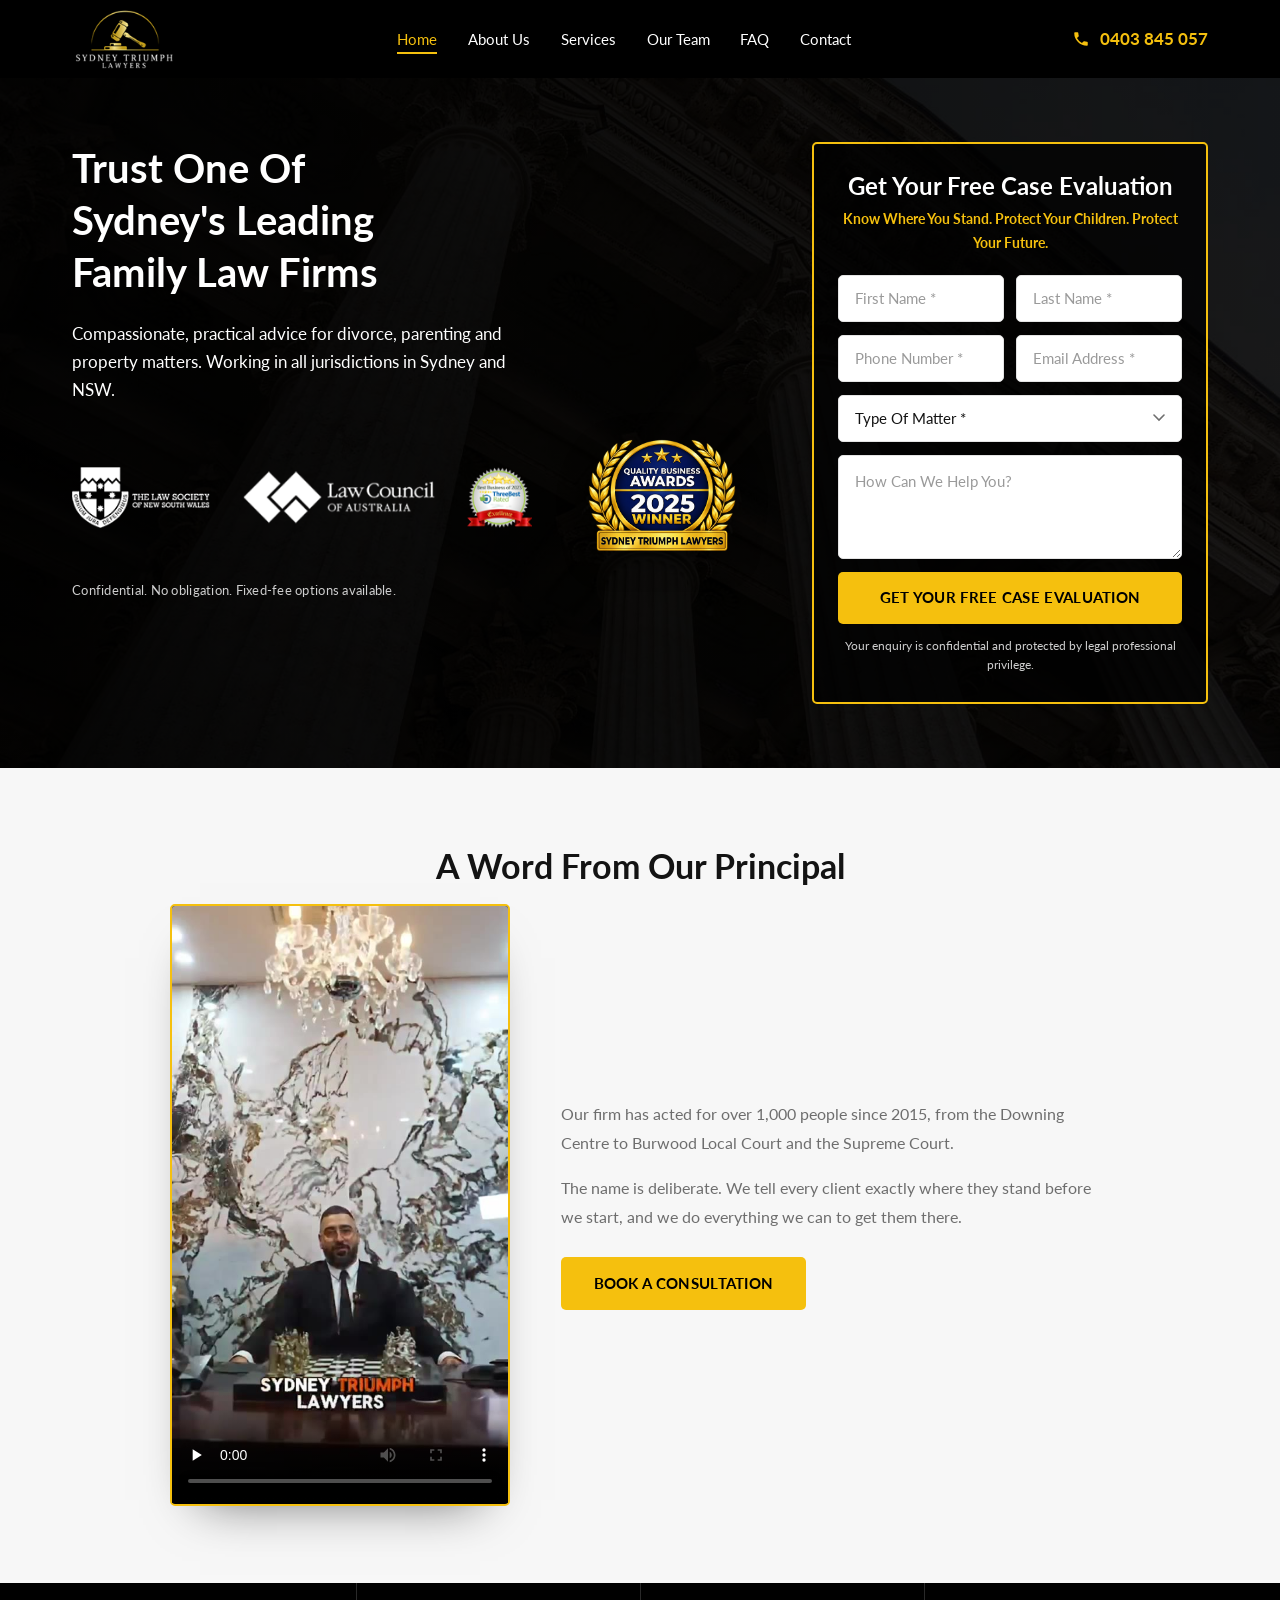
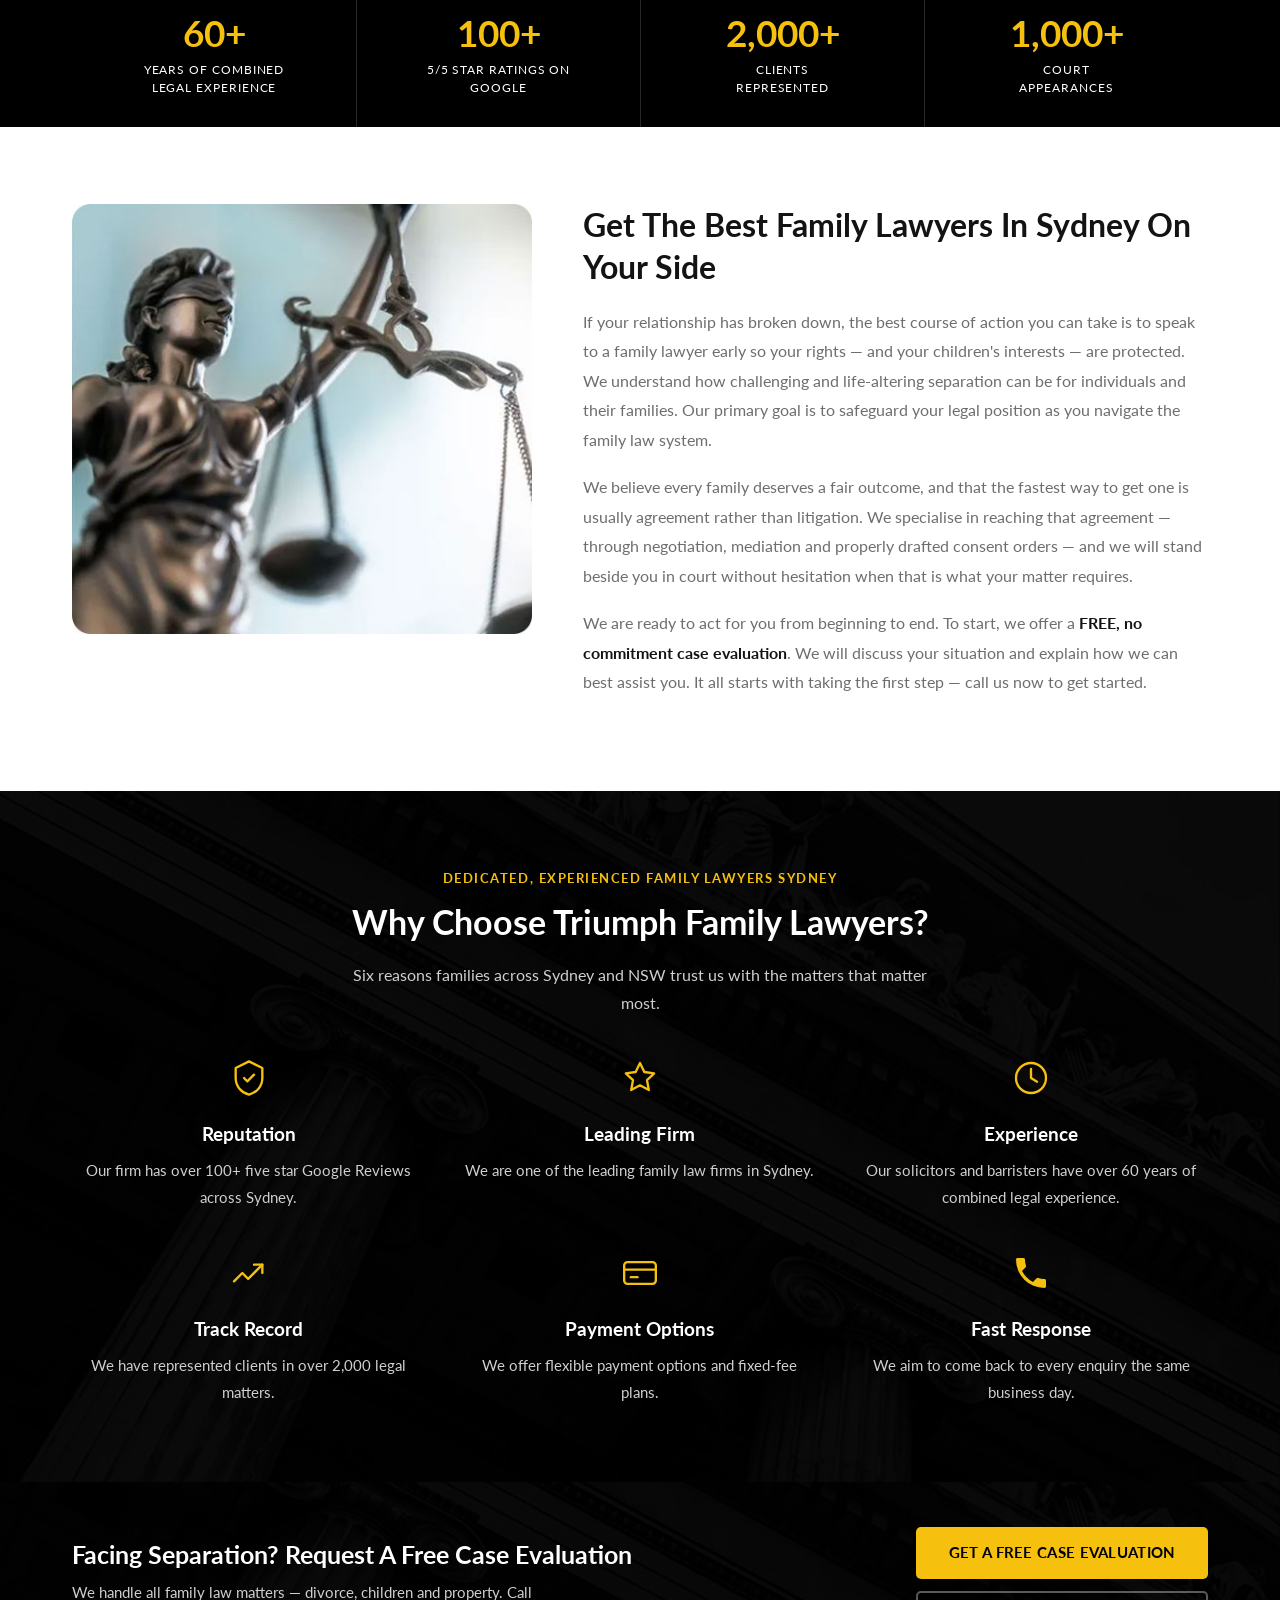
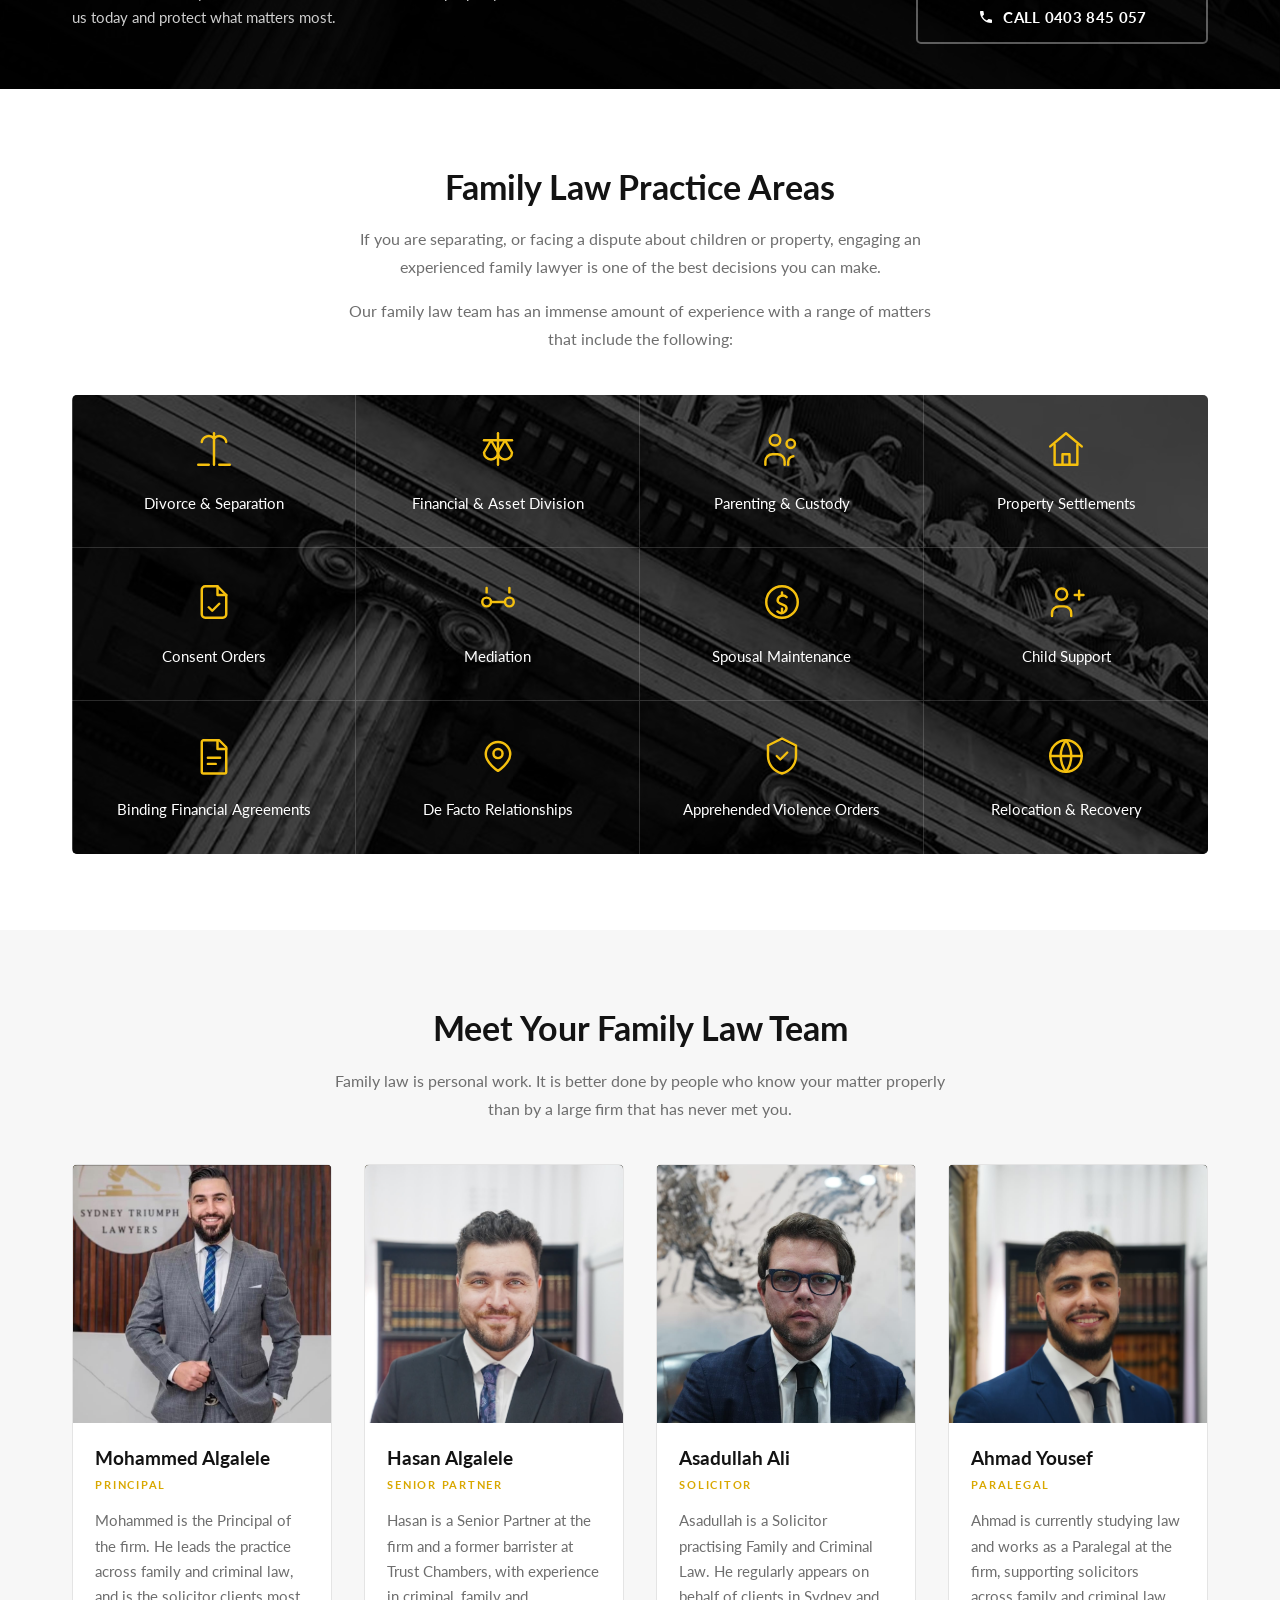
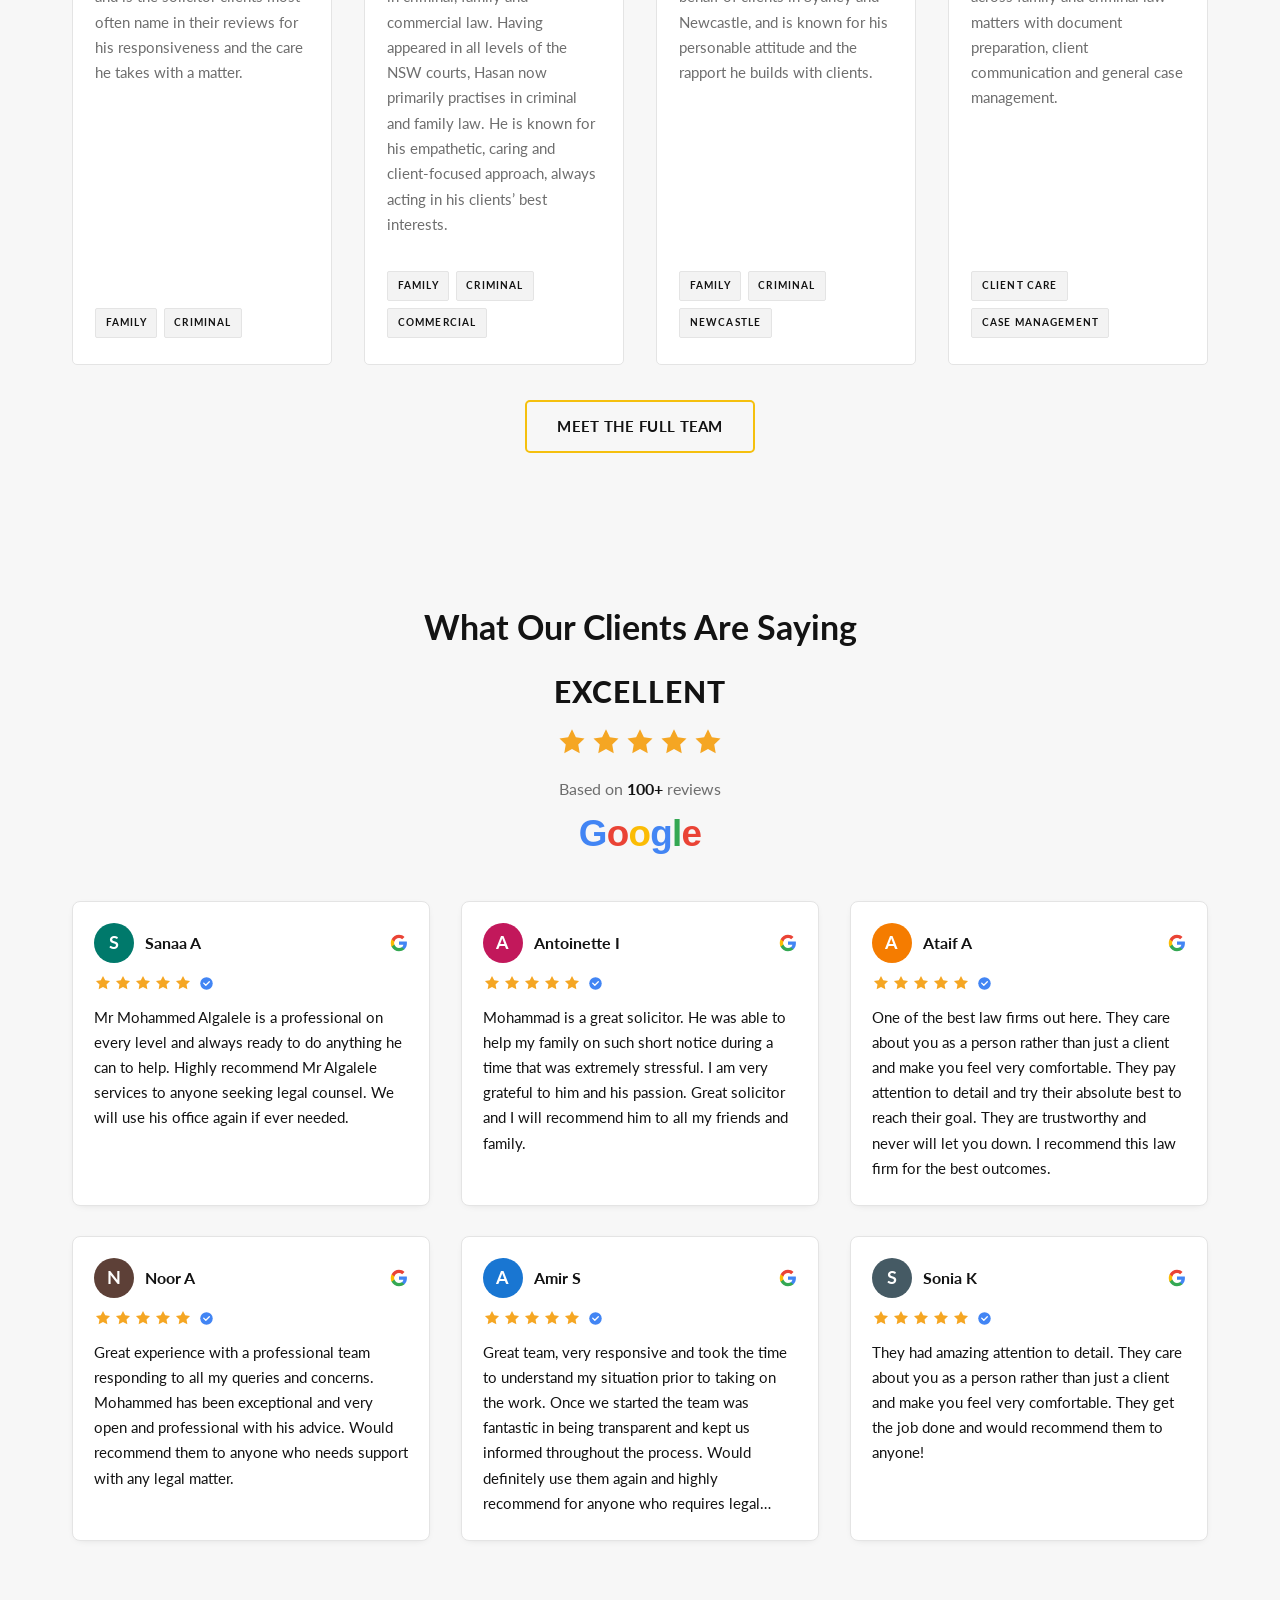
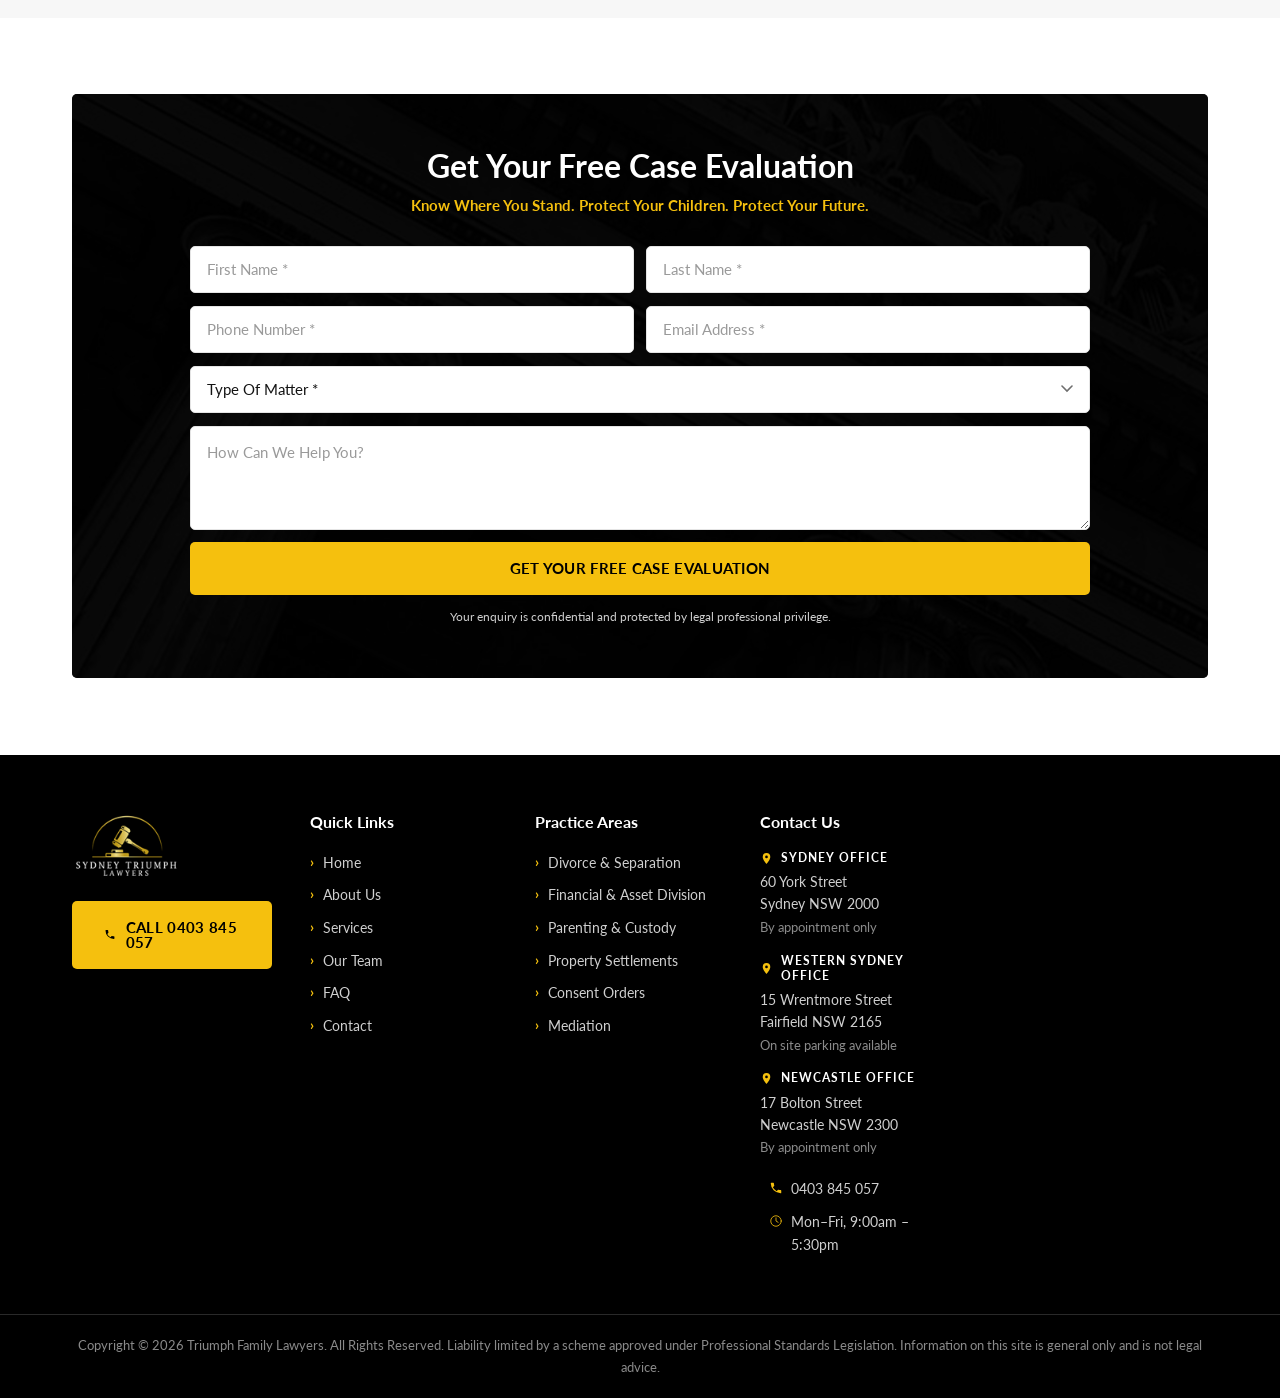
<file: index.html>
<!DOCTYPE html>
<html lang="en-US">
<head>
<meta charset="UTF-8">
<meta name="viewport" content="width=device-width, initial-scale=1">
<link rel="profile" href="https://gmpg.org/xfn/11">
<title>Triumph Family Lawyers &#8211; Family Law Solicitors — Sydney &amp; NSW</title>
<meta name='robots' content='max-image-preview:large' />
<meta name="robots" content="noindex, nofollow, noarchive">
<link rel='dns-prefetch' href='http://fonts.googleapis.com/' />
<link href='https://fonts.gstatic.com' crossorigin rel='preconnect' />
<style id="wp-img-auto-sizes-contain-inline-css">
img:is([sizes=auto i],[sizes^="auto," i]){contain-intrinsic-size:3000px 1500px}
/*# sourceURL=wp-img-auto-sizes-contain-inline-css */
</style>
<style id="wp-emoji-styles-inline-css">

	img.wp-smiley, img.emoji {
		display: inline !important;
		border: none !important;
		box-shadow: none !important;
		height: 1em !important;
		width: 1em !important;
		margin: 0 0.07em !important;
		vertical-align: -0.1em !important;
		background: none !important;
		padding: 0 !important;
	}
/*# sourceURL=wp-emoji-styles-inline-css */
</style>
<style id="wp-block-library-inline-css">
/**
 * Colors
 */
/**
 * Typography
 */
/**
 * SCSS Variables.
 *
 * Please use variables from this sheet to ensure consistency across the UI.
 * Don't add to this sheet unless you're pretty sure the value will be reused in many places.
 * For example, don't add rules to this sheet that affect block visuals. It's purely for UI.
 */
/**
 * Fonts & basic variables.
 */
/**
 * Typography
 */
/**
 * Grid System.
 * https://make.wordpress.org/design/2019/10/31/proposal-a-consistent-spacing-system-for-wordpress/
 */
/**
 * Radius scale.
 */
/**
 * Elevation scale.
 */
/**
 * Dimensions.
 */
/**
 * Mobile specific styles
 */
/**
 * Editor styles.
 */
/**
 * Block & Editor UI.
 */
/**
 * Block paddings.
 */
/**
 * React Native specific.
 * These variables do not appear to be used anywhere else.
 */
/**
 * Breakpoints & Media Queries
 */
/**
*  Converts a hex value into the rgb equivalent.
*
* @param {string} hex - the hexadecimal value to convert
* @return {string} comma separated rgb values
*/
/**
 * Long content fade mixin
 *
 * Creates a fading overlay to signify that the content is longer
 * than the space allows.
 */
/**
 * Breakpoint mixins
 */
/**
 * Focus styles.
 */
/**
 * Standard focus rings for the WordPress Design System.
 *
 * Apply `outset-ring__focus` inside the relevant pseudo-class at the call site,
 * e.g. `&:focus { @include outset-ring__focus(); }`.
 */
/**
 * Applies editor left position to the selector passed as argument
 */
/**
 * Styles that are reused verbatim in a few places
 */
/**
 * Allows users to opt-out of animations via OS-level preferences.
 */
/**
 * Reset default styles for JavaScript UI based pages.
 * This is a WP-admin agnostic reset
 */
/**
 * Reset the WP Admin page styles for Gutenberg-like pages.
 */
/**
 * Creates a checkerboard pattern background to indicate transparency.
 * @param {String} $size - The size of the squares in the checkerboard pattern. Default is 12px.
 */
:root {
  --wp-block-synced-color: #7a00df;
  --wp-block-synced-color--rgb: 122, 0, 223;
  --wp-bound-block-color: var(--wp-block-synced-color);
  --wp-editor-canvas-background: #ddd;
  --wp-admin-theme-color: #007cba;
  --wp-admin-theme-color--rgb: 0, 124, 186;
  --wp-admin-theme-color-darker-10: rgb(0, 107, 160.5);
  --wp-admin-theme-color-darker-10--rgb: 0, 107, 160.5;
  --wp-admin-theme-color-darker-20: #005a87;
  --wp-admin-theme-color-darker-20--rgb: 0, 90, 135;
  --wp-admin-border-width-focus: 2px;
}
@media (min-resolution: 192dpi) {
  :root {
    --wp-admin-border-width-focus: 1.5px;
  }
}

/**
 * Element styles.
 */
.wp-element-button {
  cursor: pointer;
}

:root .has-very-light-gray-background-color {
  background-color: #eee;
}
:root .has-very-dark-gray-background-color {
  background-color: #313131;
}
:root .has-very-light-gray-color {
  color: #eee;
}
:root .has-very-dark-gray-color {
  color: #313131;
}
:root {
  /* stylelint-disable @stylistic/function-comma-space-after -- We can not use spacing because of WP multi site kses rule. */
}
:root .has-vivid-green-cyan-to-vivid-cyan-blue-gradient-background {
  background: linear-gradient(135deg, rgb(0, 208, 132) 0%, rgb(6, 147, 227) 100%);
}
:root .has-purple-crush-gradient-background {
  background: linear-gradient(135deg, rgb(52, 226, 228) 0%, rgb(71, 33, 251) 50%, rgb(171, 29, 254) 100%);
}
:root .has-hazy-dawn-gradient-background {
  background: linear-gradient(135deg, rgb(250, 172, 168) 0%, rgb(218, 208, 236) 100%);
}
:root .has-subdued-olive-gradient-background {
  background: linear-gradient(135deg, rgb(250, 250, 225) 0%, rgb(103, 166, 113) 100%);
}
:root .has-atomic-cream-gradient-background {
  background: linear-gradient(135deg, rgb(253, 215, 154) 0%, rgb(0, 74, 89) 100%);
}
:root .has-nightshade-gradient-background {
  background: linear-gradient(135deg, rgb(51, 9, 104) 0%, rgb(49, 205, 207) 100%);
}
:root .has-midnight-gradient-background {
  background: linear-gradient(135deg, rgb(2, 3, 129) 0%, rgb(40, 116, 252) 100%);
}
:root {
  /* stylelint-enable @stylistic/function-comma-space-after */
  --wp--preset--font-size--normal: 16px;
  --wp--preset--font-size--huge: 42px;
}

.has-regular-font-size {
  font-size: 1em;
}

.has-larger-font-size {
  font-size: 2.625em;
}

.has-normal-font-size {
  font-size: var(--wp--preset--font-size--normal);
}

.has-huge-font-size {
  font-size: var(--wp--preset--font-size--huge);
}

:root .has-text-align-center {
  text-align: center;
}

:root .has-text-align-left {
  /*rtl:ignore*/
  text-align: left;
}

:root .has-text-align-right {
  /*rtl:ignore*/
  text-align: right;
}

.has-fit-text {
  white-space: nowrap !important;
}

#end-resizable-editor-section {
  display: none;
}

.aligncenter {
  clear: both;
}

.items-justified-left {
  justify-content: flex-start;
}

.items-justified-center {
  justify-content: center;
}

.items-justified-right {
  justify-content: flex-end;
}

.items-justified-space-between {
  justify-content: space-between;
}

.screen-reader-text {
  border: 0;
  clip-path: inset(50%);
  height: 1px;
  margin: -1px;
  overflow: hidden;
  padding: 0;
  position: absolute;
  width: 1px;
  word-wrap: normal !important;
  word-break: normal !important;
}

.screen-reader-text:focus {
  background-color: #ddd;
  clip-path: none;
  color: #444;
  display: block;
  font-size: 1em;
  height: auto;
  left: 5px;
  line-height: normal;
  padding: 15px 23px 14px;
  text-decoration: none;
  top: 5px;
  width: auto;
  z-index: 100000;
}

/**
 * The following provide a simple means of applying a default border style when
 * a user first makes a selection in the border block support panel.
 * This prevents issues such as where the user could set a border width
 * and see no border due there being no border style set.
 *
 * This is intended to be removed once intelligent defaults can be set while
 * making border selections via the block support.
 *
 * See: https://github.com/WordPress/gutenberg/pull/33743
 */
html :where(.has-border-color) {
  border-style: solid;
}

html :where([style^=border-color],
[style*=";border-color"],
[style*="; border-color"]) {
  border-style: solid;
}

html :where([style^=border-top-color],
[style*=";border-top-color"],
[style*="; border-top-color"]) {
  border-top-style: solid;
}

html :where([style^=border-right-color],
[style*=";border-right-color"],
[style*="; border-right-color"]) {
  /*rtl:ignore*/
  border-right-style: solid;
}

html :where([style^=border-bottom-color],
[style*=";border-bottom-color"],
[style*="; border-bottom-color"]) {
  border-bottom-style: solid;
}

html :where([style^=border-left-color],
[style*=";border-left-color"],
[style*="; border-left-color"]) {
  /*rtl:ignore*/
  border-left-style: solid;
}

html :where([style^=border-width],
[style*=";border-width"],
[style*="; border-width"]) {
  border-style: solid;
}

html :where([style^=border-top-width],
[style*=";border-top-width"],
[style*="; border-top-width"]) {
  border-top-style: solid;
}

html :where([style^=border-right-width],
[style*=";border-right-width"],
[style*="; border-right-width"]) {
  /*rtl:ignore*/
  border-right-style: solid;
}

html :where([style^=border-bottom-width],
[style*=";border-bottom-width"],
[style*="; border-bottom-width"]) {
  border-bottom-style: solid;
}

html :where([style^=border-left-width],
[style*=";border-left-width"],
[style*="; border-left-width"]) {
  /*rtl:ignore*/
  border-left-style: solid;
}

/**
 * Provide baseline responsiveness for images.
 */
html :where(img[class*=wp-image-]) {
  height: auto;
  max-width: 100%;
}

/**
 * Reset user agent styles for figure element margins.
 */
:where(figure) {
  margin: 0 0 1em 0;
}

html :where(.is-position-sticky) {
  --wp-admin--admin-bar--position-offset: var(--wp-admin--admin-bar--height, 0px);
}

@media screen and (max-width: 600px) {
  html :where(.is-position-sticky) {
    --wp-admin--admin-bar--position-offset: 0px;
  }
}

/*# sourceURL=/wp-includes/css/dist/block-library/common.css */
</style>
<style id="classic-theme-styles-inline-css">
/**
 * These rules are needed for backwards compatibility.
 * They should match the button element rules in the base theme.json file.
 */
.wp-block-button__link {
	color: #ffffff;
	background-color: #32373c;
	border-radius: 9999px; /* 100% causes an oval, but any explicit but really high value retains the pill shape. */

	/* This needs a low specificity so it won't override the rules from the button element if defined in theme.json. */
	box-shadow: none;
	text-decoration: none;

	/* The extra 2px are added to size solids the same as the outline versions.*/
	padding: calc(0.667em + 2px) calc(1.333em + 2px);

	font-size: 1.125em;
}

.wp-block-file__button {
	background: #32373c;
	color: #ffffff;
	text-decoration: none;
}

/*# sourceURL=/wp-includes/css/classic-themes.css */
</style>

<style id="global-styles-inline-css">
:root{--wp--preset--aspect-ratio--square: 1;--wp--preset--aspect-ratio--4-3: 4/3;--wp--preset--aspect-ratio--3-4: 3/4;--wp--preset--aspect-ratio--3-2: 3/2;--wp--preset--aspect-ratio--2-3: 2/3;--wp--preset--aspect-ratio--16-9: 16/9;--wp--preset--aspect-ratio--9-16: 9/16;--wp--preset--color--black: #000000;--wp--preset--color--cyan-bluish-gray: #abb8c3;--wp--preset--color--white: #ffffff;--wp--preset--color--pale-pink: #f78da7;--wp--preset--color--vivid-red: #cf2e2e;--wp--preset--color--luminous-vivid-orange: #ff6900;--wp--preset--color--luminous-vivid-amber: #fcb900;--wp--preset--color--light-green-cyan: #7bdcb5;--wp--preset--color--vivid-green-cyan: #00d084;--wp--preset--color--pale-cyan-blue: #8ed1fc;--wp--preset--color--vivid-cyan-blue: #0693e3;--wp--preset--color--vivid-purple: #9b51e0;--wp--preset--gradient--vivid-cyan-blue-to-vivid-purple: linear-gradient(135deg,rgb(6,147,227) 0%,rgb(155,81,224) 100%);--wp--preset--gradient--light-green-cyan-to-vivid-green-cyan: linear-gradient(135deg,rgb(122,220,180) 0%,rgb(0,208,130) 100%);--wp--preset--gradient--luminous-vivid-amber-to-luminous-vivid-orange: linear-gradient(135deg,rgb(252,185,0) 0%,rgb(255,105,0) 100%);--wp--preset--gradient--luminous-vivid-orange-to-vivid-red: linear-gradient(135deg,rgb(255,105,0) 0%,rgb(207,46,46) 100%);--wp--preset--gradient--very-light-gray-to-cyan-bluish-gray: linear-gradient(135deg,rgb(238,238,238) 0%,rgb(169,184,195) 100%);--wp--preset--gradient--cool-to-warm-spectrum: linear-gradient(135deg,rgb(74,234,220) 0%,rgb(151,120,209) 20%,rgb(207,42,186) 40%,rgb(238,44,130) 60%,rgb(251,105,98) 80%,rgb(254,248,76) 100%);--wp--preset--gradient--blush-light-purple: linear-gradient(135deg,rgb(255,206,236) 0%,rgb(152,150,240) 100%);--wp--preset--gradient--blush-bordeaux: linear-gradient(135deg,rgb(254,205,165) 0%,rgb(254,45,45) 50%,rgb(107,0,62) 100%);--wp--preset--gradient--luminous-dusk: linear-gradient(135deg,rgb(255,203,112) 0%,rgb(199,81,192) 50%,rgb(65,88,208) 100%);--wp--preset--gradient--pale-ocean: linear-gradient(135deg,rgb(255,245,203) 0%,rgb(182,227,212) 50%,rgb(51,167,181) 100%);--wp--preset--gradient--electric-grass: linear-gradient(135deg,rgb(202,248,128) 0%,rgb(113,206,126) 100%);--wp--preset--gradient--midnight: linear-gradient(135deg,rgb(2,3,129) 0%,rgb(40,116,252) 100%);--wp--preset--font-size--small: 13px;--wp--preset--font-size--medium: 20px;--wp--preset--font-size--large: 36px;--wp--preset--font-size--x-large: 42px;--wp--preset--spacing--20: 0.44rem;--wp--preset--spacing--30: 0.67rem;--wp--preset--spacing--40: 1rem;--wp--preset--spacing--50: 1.5rem;--wp--preset--spacing--60: 2.25rem;--wp--preset--spacing--70: 3.38rem;--wp--preset--spacing--80: 5.06rem;--wp--preset--shadow--natural: 6px 6px 9px rgba(0, 0, 0, 0.2);--wp--preset--shadow--deep: 12px 12px 50px rgba(0, 0, 0, 0.4);--wp--preset--shadow--sharp: 6px 6px 0px rgba(0, 0, 0, 0.2);--wp--preset--shadow--outlined: 6px 6px 0px -3px rgb(255, 255, 255), 6px 6px rgb(0, 0, 0);--wp--preset--shadow--crisp: 6px 6px 0px rgb(0, 0, 0);}.wp-block-button{--wp--preset--dimension--25: 25%;--wp--preset--dimension--50: 50%;--wp--preset--dimension--75: 75%;--wp--preset--dimension--100: 100%;}:where(body) { margin: 0; }:where(.is-layout-flex){gap: 0.5em;}:where(.is-layout-grid){gap: 0.5em;}body .is-layout-flex{display: flex;}.is-layout-flex{flex-wrap: wrap;align-items: center;}.is-layout-flex > :is(*, div){margin: 0;}body .is-layout-grid{display: grid;}.is-layout-grid > :is(*, div){margin: 0;}body{padding-top: 0px;padding-right: 0px;padding-bottom: 0px;padding-left: 0px;}:root :where(.wp-element-button, .wp-block-button__link){background-color: #32373c;border-width: 0;color: #fff;font-family: inherit;font-size: inherit;font-style: inherit;font-weight: inherit;letter-spacing: inherit;line-height: inherit;padding-top: calc(0.667em + 2px);padding-right: calc(1.333em + 2px);padding-bottom: calc(0.667em + 2px);padding-left: calc(1.333em + 2px);text-decoration: none;text-transform: inherit;}.has-black-color{color: var(--wp--preset--color--black) !important;}.has-cyan-bluish-gray-color{color: var(--wp--preset--color--cyan-bluish-gray) !important;}.has-white-color{color: var(--wp--preset--color--white) !important;}.has-pale-pink-color{color: var(--wp--preset--color--pale-pink) !important;}.has-vivid-red-color{color: var(--wp--preset--color--vivid-red) !important;}.has-luminous-vivid-orange-color{color: var(--wp--preset--color--luminous-vivid-orange) !important;}.has-luminous-vivid-amber-color{color: var(--wp--preset--color--luminous-vivid-amber) !important;}.has-light-green-cyan-color{color: var(--wp--preset--color--light-green-cyan) !important;}.has-vivid-green-cyan-color{color: var(--wp--preset--color--vivid-green-cyan) !important;}.has-pale-cyan-blue-color{color: var(--wp--preset--color--pale-cyan-blue) !important;}.has-vivid-cyan-blue-color{color: var(--wp--preset--color--vivid-cyan-blue) !important;}.has-vivid-purple-color{color: var(--wp--preset--color--vivid-purple) !important;}.has-black-background-color{background-color: var(--wp--preset--color--black) !important;}.has-cyan-bluish-gray-background-color{background-color: var(--wp--preset--color--cyan-bluish-gray) !important;}.has-white-background-color{background-color: var(--wp--preset--color--white) !important;}.has-pale-pink-background-color{background-color: var(--wp--preset--color--pale-pink) !important;}.has-vivid-red-background-color{background-color: var(--wp--preset--color--vivid-red) !important;}.has-luminous-vivid-orange-background-color{background-color: var(--wp--preset--color--luminous-vivid-orange) !important;}.has-luminous-vivid-amber-background-color{background-color: var(--wp--preset--color--luminous-vivid-amber) !important;}.has-light-green-cyan-background-color{background-color: var(--wp--preset--color--light-green-cyan) !important;}.has-vivid-green-cyan-background-color{background-color: var(--wp--preset--color--vivid-green-cyan) !important;}.has-pale-cyan-blue-background-color{background-color: var(--wp--preset--color--pale-cyan-blue) !important;}.has-vivid-cyan-blue-background-color{background-color: var(--wp--preset--color--vivid-cyan-blue) !important;}.has-vivid-purple-background-color{background-color: var(--wp--preset--color--vivid-purple) !important;}.has-black-border-color{border-color: var(--wp--preset--color--black) !important;}.has-cyan-bluish-gray-border-color{border-color: var(--wp--preset--color--cyan-bluish-gray) !important;}.has-white-border-color{border-color: var(--wp--preset--color--white) !important;}.has-pale-pink-border-color{border-color: var(--wp--preset--color--pale-pink) !important;}.has-vivid-red-border-color{border-color: var(--wp--preset--color--vivid-red) !important;}.has-luminous-vivid-orange-border-color{border-color: var(--wp--preset--color--luminous-vivid-orange) !important;}.has-luminous-vivid-amber-border-color{border-color: var(--wp--preset--color--luminous-vivid-amber) !important;}.has-light-green-cyan-border-color{border-color: var(--wp--preset--color--light-green-cyan) !important;}.has-vivid-green-cyan-border-color{border-color: var(--wp--preset--color--vivid-green-cyan) !important;}.has-pale-cyan-blue-border-color{border-color: var(--wp--preset--color--pale-cyan-blue) !important;}.has-vivid-cyan-blue-border-color{border-color: var(--wp--preset--color--vivid-cyan-blue) !important;}.has-vivid-purple-border-color{border-color: var(--wp--preset--color--vivid-purple) !important;}.has-vivid-cyan-blue-to-vivid-purple-gradient-background{background: var(--wp--preset--gradient--vivid-cyan-blue-to-vivid-purple) !important;}.has-light-green-cyan-to-vivid-green-cyan-gradient-background{background: var(--wp--preset--gradient--light-green-cyan-to-vivid-green-cyan) !important;}.has-luminous-vivid-amber-to-luminous-vivid-orange-gradient-background{background: var(--wp--preset--gradient--luminous-vivid-amber-to-luminous-vivid-orange) !important;}.has-luminous-vivid-orange-to-vivid-red-gradient-background{background: var(--wp--preset--gradient--luminous-vivid-orange-to-vivid-red) !important;}.has-very-light-gray-to-cyan-bluish-gray-gradient-background{background: var(--wp--preset--gradient--very-light-gray-to-cyan-bluish-gray) !important;}.has-cool-to-warm-spectrum-gradient-background{background: var(--wp--preset--gradient--cool-to-warm-spectrum) !important;}.has-blush-light-purple-gradient-background{background: var(--wp--preset--gradient--blush-light-purple) !important;}.has-blush-bordeaux-gradient-background{background: var(--wp--preset--gradient--blush-bordeaux) !important;}.has-luminous-dusk-gradient-background{background: var(--wp--preset--gradient--luminous-dusk) !important;}.has-pale-ocean-gradient-background{background: var(--wp--preset--gradient--pale-ocean) !important;}.has-electric-grass-gradient-background{background: var(--wp--preset--gradient--electric-grass) !important;}.has-midnight-gradient-background{background: var(--wp--preset--gradient--midnight) !important;}.has-small-font-size{font-size: var(--wp--preset--font-size--small) !important;}.has-medium-font-size{font-size: var(--wp--preset--font-size--medium) !important;}.has-large-font-size{font-size: var(--wp--preset--font-size--large) !important;}.has-x-large-font-size{font-size: var(--wp--preset--font-size--x-large) !important;}
/*# sourceURL=global-styles-inline-css */
</style>

<link rel='stylesheet' id='tfl-fonts-css' href='https://fonts.googleapis.com/css2?family=Lato:ital,wght@0,300;0,400;0,700;0,900;1,400&#038;display=swap' media='all' />
<link rel='stylesheet' id='tfl-theme-css' href='wp-content/themes/triumph-family-law/assets/css/theme.css' media='all' />
<link rel='stylesheet' id='tfl-wp-css' href='wp-content/themes/triumph-family-law/assets/css/wordpress.css' media='all' />
<link rel='stylesheet' id='tfl-style-css' href='wp-content/themes/triumph-family-law/style.css' media='all' />
<meta name="generator" content="WordPress 7.1" />
<link rel="canonical" href="index.html" />
<link rel='shortlink' href='index.html' />
<link rel="icon" href="data:image/svg+xml,%3Csvg%20xmlns%3D%27http%3A%2F%2Fwww.w3.org%2F2000%2Fsvg%27%20viewBox%3D%270%200%2032%2032%27%3E%3Crect%20width%3D%2732%27%20height%3D%2732%27%20fill%3D%27%2523000%27%2F%3E%3Cpath%20d%3D%27M9%2010.5h14M16%2010.5v12%27%20stroke%3D%27%2523F5C00E%27%20stroke-width%3D%272.8%27%20stroke-linecap%3D%27round%27%2F%3E%3C%2Fsvg%3E">
<noscript><style>.rv{opacity:1;transform:none}</style></noscript>
<style id="core-block-supports-inline-css">
/**
 * Core styles: block-supports
 */

/*# sourceURL=core-block-supports-inline-css */
</style>

</head>

<body class="home wp-singular page-template-default page page-id-4 wp-embed-responsive wp-theme-triumph-family-law">

<a class="skip-link sr" href="index.html#content">Skip to content</a>


<header class="masthead">
	<div class="shell masthead__in">

					<a class="logo" href="index.html" rel="home">
				<img src="wp-content/themes/triumph-family-law/assets/images/main-logo.png"
				     alt="Triumph Family Lawyers" width="136" height="85">
			</a>
		
		
			<nav id="nav" class="nav" aria-label="Primary"><ul id="menu-primary" class="nav__list"><li id="menu-item-11" class="menu-item menu-item-type-post_type menu-item-object-page menu-item-home current-menu-item page_item page-item-4 current_page_item menu-item-11"><a href="index.html" aria-current="page">Home</a></li>
<li id="menu-item-12" class="menu-item menu-item-type-post_type menu-item-object-page menu-item-12"><a href="about-the-firm/index.html">About Us</a></li>
<li id="menu-item-13" class="menu-item menu-item-type-post_type menu-item-object-page menu-item-13"><a href="family-law-services/index.html">Services</a></li>
<li id="menu-item-14" class="menu-item menu-item-type-post_type menu-item-object-page menu-item-14"><a href="our-team/index.html">Our Team</a></li>
<li id="menu-item-15" class="menu-item menu-item-type-post_type menu-item-object-page menu-item-15"><a href="faq/index.html">FAQ</a></li>
<li id="menu-item-16" class="menu-item menu-item-type-post_type menu-item-object-page menu-item-16"><a href="contact/index.html">Contact</a></li>
</ul></nav>
		
		<a class="callnum" href="tel:+61403845057">
			<svg class="" width="18" height="18" viewBox="0 0 24 24" fill="currentColor" aria-hidden="true" focusable="false"><path d="M6.6 10.8a15.1 15.1 0 0 0 6.6 6.6l2.2-2.2c.3-.3.7-.4 1-.2 1.1.4 2.3.6 3.6.6.6 0 1 .4 1 1V20c0 .6-.4 1-1 1A17 17 0 0 1 3 4c0-.6.4-1 1-1h3.4c.6 0 1 .4 1 1 0 1.2.2 2.4.6 3.6.1.3 0 .7-.2 1l-2.2 2.2z"/></svg>			0403 845 057		</a>

					<button class="burger" type="button" aria-label="Menu" aria-expanded="false" aria-controls="nav">
				<span></span><span></span><span></span>
			</button>
		
	</div>
</header>

<main id="content">

<section class="hero" style="background-image:url('wp-content/themes/triumph-family-law/assets/images/main-banner.jpg')">
	<div class="shell hero__in">

		<div>
			<h1>Trust One Of Sydney&#039;s Leading Family Law Firms</h1>

							<p class="hero__sub">Compassionate, practical advice for divorce, parenting and property matters. Working in all jurisdictions in Sydney and NSW.</p>
			
				<div class="hero__proof">
					<div class="hero__badges">
				<img src="wp-content/themes/triumph-family-law/assets/images/banner-logos.png"
				     alt="Professional body memberships"
				     loading="lazy" width="533" height="70">
			</div>
		
					<div class="hero__award">
				<img src="wp-content/themes/triumph-family-law/assets/images/awards/award-family.png"
				     alt="Quality Business Awards 2025 Winner — Sydney Triumph Lawyers"
				     loading="lazy">
			</div>
			</div>
	
							<p class="hero__note">Confidential. No obligation. Fixed-fee options available.</p>
					</div>

		<div class="evalcard" id="enquiry">
			<h2>Get Your Free Case Evaluation</h2>

							<p class="evalcard__sub">Know Where You Stand. Protect Your Children. Protect Your Future.</p>
			
				<form class="form" action="#" method="post" data-enquiry novalidate>

		<input type="hidden" name="action" value="tfl_enquiry">
		<input type="hidden" name="tfl_source" value="homepage-hero">
		<input type="hidden" name="tfl_redirect" value="#">
		<input type="hidden" id="tfl_nonce" name="tfl_nonce" value="4b517754ae" /><input type="hidden" name="_wp_http_referer" value="/" />
				<div class="tfl-hp" aria-hidden="true">
			<label for="hero-website">Website</label>
			<input id="hero-website" type="text" name="tfl_website" tabindex="-1" autocomplete="off">
		</div>

		<div class="form__ok" role="status">
			Thank you — your enquiry has been sent. One of our family lawyers will contact you shortly.			For urgent matters call 0403 845 057.		</div>

		
		<div class="form__row">
			<label class="sr" for="hero-first">First name</label>
			<input id="hero-first" name="first_name" type="text" placeholder="First Name *" autocomplete="given-name" required>

			<label class="sr" for="hero-last">Last name</label>
			<input id="hero-last" name="last_name" type="text" placeholder="Last Name *" autocomplete="family-name" required>
		</div>

		<div class="form__row">
			<label class="sr" for="hero-phone">Phone number</label>
			<input id="hero-phone" name="phone" type="tel" placeholder="Phone Number *" autocomplete="tel" required>

			<label class="sr" for="hero-email">Email address</label>
			<input id="hero-email" name="email" type="email" placeholder="Email Address *" autocomplete="email" required>
		</div>

		<label class="sr" for="hero-matter">Type of matter</label>
		<select id="hero-matter" name="matter" required>
			<option value="" selected disabled>Type Of Matter *</option>
							<option value="Divorce &amp; Separation">Divorce &amp; Separation</option>
							<option value="Parenting &amp; Custody">Parenting &amp; Custody</option>
							<option value="Property Settlement">Property Settlement</option>
							<option value="Financial &amp; Asset Division">Financial &amp; Asset Division</option>
							<option value="Consent Orders">Consent Orders</option>
							<option value="Mediation">Mediation</option>
							<option value="Apprehended Violence Order">Apprehended Violence Order</option>
							<option value="Other / Not Sure">Other / Not Sure</option>
					</select>

		<label class="sr" for="hero-msg">How can we help</label>
		<textarea id="hero-msg" name="message" placeholder="How Can We Help You?" required></textarea>

		<button class="btn btn--gold btn--wide" type="submit" data-label="Get Your Free Case Evaluation">Get Your Free Case Evaluation</button>

					<p class="form__privacy">Your enquiry is confidential and protected by legal professional privilege.</p>
			</form>
			</div>

	</div>
</section>

<section class="band band--grey videoblock">
	<div class="shell">
					<h2 class="h2 rv">A Word From Our Principal</h2>
		
		<div class="videoblock__in rv rv-d1">
			<div class="videoblock__player">
				<video
					controls
					preload="none"
					playsinline
					poster="wp-content/themes/triumph-family-law/assets/video/triumph-family-intro-poster.jpg">
					<source src="wp-content/themes/triumph-family-law/assets/video/triumph-family-intro.mp4" type="video/mp4">
					Your browser does not support video playback.					<a href="wp-content/themes/triumph-family-law/assets/video/triumph-family-intro.mp4">Download the video</a>
				</video>
			</div>

							<div class="videoblock__copy">
					<p>Our firm has acted for over 1,000 people since 2015, from the Downing Centre to Burwood Local Court and the Supreme Court.</p>
<p>The name is deliberate. We tell every client exactly where they stand before we start, and we do everything we can to get them there.</p>

											<p style="margin-top:1.6rem">
							<a class="btn btn--gold" href="index.html#enquiry">Book A Consultation</a>
						</p>
									</div>
					</div>
	</div>
</section>

<section class="stats">
	<div class="shell">
				<div class="stats__grid stats__grid--4">
							<div class="stats__cell">
											<span class="stats__n">60+</span>
					
											<span class="stats__l">Years Of Combined<br />
Legal Experience</span>
									</div>
							<div class="stats__cell">
											<span class="stats__n">100+</span>
					
											<span class="stats__l">5/5 Star Ratings On<br />
Google</span>
									</div>
							<div class="stats__cell">
											<span class="stats__n">2,000+</span>
					
											<span class="stats__l">Clients<br />
Represented</span>
									</div>
							<div class="stats__cell">
											<span class="stats__n">1,000+</span>
					
											<span class="stats__l">Court<br />
Appearances</span>
									</div>
					</div>
	</div>
</section>

<section class="band" id="about">
	<div class="shell intro">

		<div class="intro__media rv"
			>
							<img src="wp-content/themes/triumph-family-law/assets/images/intro.jpg" alt="Triumph Family Lawyers" loading="lazy">
					</div>

		<div class="intro__body rv rv-d1">
			<h2>Get The Best Family Lawyers In Sydney On Your Side</h2>

			
				<p>
					If your relationship has broken down, the best course of action you can take is to speak to a family lawyer early so your rights — and your children&#039;s interests — are protected. We understand how challenging and life-altering separation can be for individuals and their families. Our primary goal is to safeguard your legal position as you navigate the family law system.				</p>

				<p>
					We believe every family deserves a fair outcome, and that the fastest way to get one is usually agreement rather than litigation. We specialise in reaching that agreement — through negotiation, mediation and properly drafted consent orders — and we will stand beside you in court without hesitation when that is what your matter requires.				</p>

				<p>
					We are ready to act for you from beginning to end. To start, we offer a <strong>FREE, no commitment case evaluation</strong>. We will discuss your situation and explain how we can best assist you. It all starts with taking the first step — call us now to get started.				</p>

					</div>

	</div>
</section>

<section class="band band--dark" style="background-image:url('wp-content/themes/triumph-family-law/assets/images/sections-bg.jpg')">
	<div class="shell">
		<p class="eyebrow rv">Dedicated, Experienced Family Lawyers Sydney</p>

		<h2 class="h2 rv">
			Why Choose Triumph Family Lawyers?		</h2>

		<p class="sub rv rv-d1">
			Six reasons families across Sydney and NSW trust us with the matters that matter most.		</p>

		<div class="why">
							<div class="why__item rv rv-d0">
					<svg class="why__ico" width="40" height="40" viewBox="0 0 24 24" fill="none" stroke="currentColor" stroke-width="1.4" stroke-linecap="round" stroke-linejoin="round" aria-hidden="true" focusable="false"><path d="M12 2l8 4v6c0 5-3.4 8.7-8 10-4.6-1.3-8-5-8-10V6z"/><path d="M9 12l2 2 4-4"/></svg>					<h3>Reputation</h3>
					<p>Our firm has over 100+ five star Google Reviews across Sydney.</p>
				</div>
							<div class="why__item rv rv-d1">
					<svg class="why__ico" width="40" height="40" viewBox="0 0 24 24" fill="none" stroke="currentColor" stroke-width="1.4" stroke-linecap="round" stroke-linejoin="round" aria-hidden="true" focusable="false"><path d="M12 3l2.6 5.4 5.9.8-4.3 4.1 1.1 5.9L12 16.4 6.7 19.2l1.1-5.9L3.5 9.2l5.9-.8z"/></svg>					<h3>Leading Firm</h3>
					<p>We are one of the leading family law firms in Sydney.</p>
				</div>
							<div class="why__item rv rv-d2">
					<svg class="why__ico" width="40" height="40" viewBox="0 0 24 24" fill="none" stroke="currentColor" stroke-width="1.4" stroke-linecap="round" stroke-linejoin="round" aria-hidden="true" focusable="false"><circle cx="12" cy="12" r="9"/><path d="M12 6.6V12l3.6 2.2"/></svg>					<h3>Experience</h3>
					<p>Our solicitors and barristers have over 60 years of combined legal experience.</p>
				</div>
							<div class="why__item rv rv-d0">
					<svg class="why__ico" width="40" height="40" viewBox="0 0 24 24" fill="none" stroke="currentColor" stroke-width="1.4" stroke-linecap="round" stroke-linejoin="round" aria-hidden="true" focusable="false"><path d="M3 17l5-5 3.5 3.5L20 7"/><path d="M15 7h5v5"/></svg>					<h3>Track Record</h3>
					<p>We have represented clients in over 2,000 legal matters.</p>
				</div>
							<div class="why__item rv rv-d1">
					<svg class="why__ico" width="40" height="40" viewBox="0 0 24 24" fill="none" stroke="currentColor" stroke-width="1.4" stroke-linecap="round" stroke-linejoin="round" aria-hidden="true" focusable="false"><rect x="2.5" y="5.5" width="19" height="13" rx="2"/><path d="M2.5 10h19"/><path d="M6.5 14.5h4"/></svg>					<h3>Payment Options</h3>
					<p>We offer flexible payment options and fixed-fee plans.</p>
				</div>
							<div class="why__item rv rv-d2">
					<svg class="why__ico" width="40" height="40" viewBox="0 0 24 24" fill="currentColor" aria-hidden="true" focusable="false"><path d="M6.6 10.8a15.1 15.1 0 0 0 6.6 6.6l2.2-2.2c.3-.3.7-.4 1-.2 1.1.4 2.3.6 3.6.6.6 0 1 .4 1 1V20c0 .6-.4 1-1 1A17 17 0 0 1 3 4c0-.6.4-1 1-1h3.4c.6 0 1 .4 1 1 0 1.2.2 2.4.6 3.6.1.3 0 .7-.2 1l-2.2 2.2z"/></svg>					<h3>Fast Response</h3>
					<p>We aim to come back to every enquiry the same business day.</p>
				</div>
					</div>
	</div>
</section>

<section class="callout" style="background-image:url('wp-content/themes/triumph-family-law/assets/images/sections-bg.jpg')">
	<div class="shell callout__in">
		<div>
			<h2>Facing Separation? Request A Free Case Evaluation</h2>
			<p>We handle all family law matters — divorce, children and property. Call us today and protect what matters most.</p>
		</div>

		<div class="callout__btns">
			<a class="btn btn--gold" href="contact/index.html">
				Get A Free Case Evaluation			</a>
			<a class="btn btn--outline-dark" href="tel:+61403845057">
				<svg class="" width="16" height="16" viewBox="0 0 24 24" fill="currentColor" aria-hidden="true" focusable="false"><path d="M6.6 10.8a15.1 15.1 0 0 0 6.6 6.6l2.2-2.2c.3-.3.7-.4 1-.2 1.1.4 2.3.6 3.6.6.6 0 1 .4 1 1V20c0 .6-.4 1-1 1A17 17 0 0 1 3 4c0-.6.4-1 1-1h3.4c.6 0 1 .4 1 1 0 1.2.2 2.4.6 3.6.1.3 0 .7-.2 1l-2.2 2.2z"/></svg>				Call 0403 845 057			</a>
		</div>
	</div>
</section>

<section class="band" id="areas">
	<div class="shell">
		<h2 class="h2 rv">Family Law Practice Areas</h2>

		<div class="sub rv rv-d1">
			<p>If you are separating, or facing a dispute about children or property, engaging an experienced family lawyer is one of the best decisions you can make.</p>
			<p>Our family law team has an immense amount of experience with a range of matters that include the following:</p>
		</div>

		<div class="areas rv rv-d2" style="background-image:url('wp-content/themes/triumph-family-law/assets/images/services-bg.jpg')">
			<div class="areas__grid">
														<a class="areas__item" href="family-law-services/index.html#divorce-and-separation">
						<svg class="areas__ico" width="42" height="42" viewBox="0 0 24 24" fill="none" stroke="currentColor" stroke-width="1.4" stroke-linecap="round" stroke-linejoin="round" aria-hidden="true" focusable="false"><path d="M12 3v18"/><path d="M5 8a4 4 0 0 1 7-2"/><path d="M19 8a4 4 0 0 0-7-2"/><path d="M3 21h6"/><path d="M15 21h6"/></svg>						<span>Divorce &amp; Separation</span>
					</a>
														<a class="areas__item" href="family-law-services/index.html#financial-and-asset-division">
						<svg class="areas__ico" width="42" height="42" viewBox="0 0 24 24" fill="none" stroke="currentColor" stroke-width="1.4" stroke-linecap="round" stroke-linejoin="round" aria-hidden="true" focusable="false"><path d="M12 3v18"/><path d="M4 7h16"/><path d="M8 7l-4 7a4 4 0 0 0 8 0z"/><path d="M16 7l4 7a4 4 0 0 1-8 0z"/></svg>						<span>Financial &amp; Asset Division</span>
					</a>
														<a class="areas__item" href="family-law-services/index.html#parenting-and-custody">
						<svg class="areas__ico" width="42" height="42" viewBox="0 0 24 24" fill="none" stroke="currentColor" stroke-width="1.4" stroke-linecap="round" stroke-linejoin="round" aria-hidden="true" focusable="false"><circle cx="8" cy="7" r="3"/><circle cx="17" cy="9" r="2.4"/><path d="M2.5 21v-2a4 4 0 0 1 4-4h3a4 4 0 0 1 4 4v2"/><path d="M15.5 21v-1.5a3.5 3.5 0 0 1 3-3.4"/></svg>						<span>Parenting &amp; Custody</span>
					</a>
														<a class="areas__item" href="family-law-services/index.html#property-settlements">
						<svg class="areas__ico" width="42" height="42" viewBox="0 0 24 24" fill="none" stroke="currentColor" stroke-width="1.4" stroke-linecap="round" stroke-linejoin="round" aria-hidden="true" focusable="false"><path d="M3 10.5L12 3l9 7.5"/><path d="M5.5 9.5V21h13V9.5"/><path d="M10 21v-6h4v6"/></svg>						<span>Property Settlements</span>
					</a>
														<a class="areas__item" href="family-law-services/index.html#consent-orders">
						<svg class="areas__ico" width="42" height="42" viewBox="0 0 24 24" fill="none" stroke="currentColor" stroke-width="1.4" stroke-linecap="round" stroke-linejoin="round" aria-hidden="true" focusable="false"><path d="M14 3H7a2 2 0 0 0-2 2v14a2 2 0 0 0 2 2h10a2 2 0 0 0 2-2V8z"/><path d="M14 3v5h5"/><path d="M9 15l2 2 4-4"/></svg>						<span>Consent Orders</span>
					</a>
														<a class="areas__item" href="family-law-services/index.html#mediation">
						<svg class="areas__ico" width="42" height="42" viewBox="0 0 24 24" fill="none" stroke="currentColor" stroke-width="1.4" stroke-linecap="round" stroke-linejoin="round" aria-hidden="true" focusable="false"><circle cx="5.5" cy="12" r="2.5"/><circle cx="18.5" cy="12" r="2.5"/><path d="M8 12h8"/><path d="M5.5 6.5V4"/><path d="M18.5 6.5V4"/></svg>						<span>Mediation</span>
					</a>
														<a class="areas__item" href="family-law-services/index.html#financial-and-asset-division">
						<svg class="areas__ico" width="42" height="42" viewBox="0 0 24 24" fill="none" stroke="currentColor" stroke-width="1.4" stroke-linecap="round" stroke-linejoin="round" aria-hidden="true" focusable="false"><circle cx="12" cy="12" r="9"/><path d="M14.6 9.2a3 3 0 0 0-5.1 2c0 2.6 5.1 1.8 5.1 4.3a3 3 0 0 1-5.2 1.9"/><path d="M12 6.6v1.6M12 15.8v1.6"/></svg>						<span>Spousal Maintenance</span>
					</a>
														<a class="areas__item" href="family-law-services/index.html#parenting-and-custody">
						<svg class="areas__ico" width="42" height="42" viewBox="0 0 24 24" fill="none" stroke="currentColor" stroke-width="1.4" stroke-linecap="round" stroke-linejoin="round" aria-hidden="true" focusable="false"><path d="M4 20v-1.5a4 4 0 0 1 4-4h3a4 4 0 0 1 4 4V20"/><circle cx="9.5" cy="7.5" r="3.2"/><path d="M17 8h5M19.5 5.5v5"/></svg>						<span>Child Support</span>
					</a>
														<a class="areas__item" href="family-law-services/index.html#financial-and-asset-division">
						<svg class="areas__ico" width="42" height="42" viewBox="0 0 24 24" fill="none" stroke="currentColor" stroke-width="1.4" stroke-linecap="round" stroke-linejoin="round" aria-hidden="true" focusable="false"><path d="M6 3h9l4 4v14a1 1 0 0 1-1 1H6a1 1 0 0 1-1-1V4a1 1 0 0 1 1-1z"/><path d="M14 3v5h5"/><path d="M8.5 13h7M8.5 16.5h4.5"/></svg>						<span>Binding Financial Agreements</span>
					</a>
														<a class="areas__item" href="family-law-services/index.html#property-settlements">
						<svg class="areas__ico" width="42" height="42" viewBox="0 0 24 24" fill="none" stroke="currentColor" stroke-width="1.4" stroke-linecap="round" stroke-linejoin="round" aria-hidden="true" focusable="false"><path d="M12 20.5s-7-4.6-7-9.5a7 7 0 0 1 14 0c0 4.9-7 9.5-7 9.5z"/><circle cx="12" cy="10.6" r="2.6"/></svg>						<span>De Facto Relationships</span>
					</a>
														<a class="areas__item" href="family-law-services/index.html#parenting-and-custody">
						<svg class="areas__ico" width="42" height="42" viewBox="0 0 24 24" fill="none" stroke="currentColor" stroke-width="1.4" stroke-linecap="round" stroke-linejoin="round" aria-hidden="true" focusable="false"><path d="M12 2l8 4v6c0 5-3.4 8.7-8 10-4.6-1.3-8-5-8-10V6z"/><path d="M9 12l2 2 4-4"/></svg>						<span>Apprehended Violence Orders</span>
					</a>
														<a class="areas__item" href="family-law-services/index.html#parenting-and-custody">
						<svg class="areas__ico" width="42" height="42" viewBox="0 0 24 24" fill="none" stroke="currentColor" stroke-width="1.4" stroke-linecap="round" stroke-linejoin="round" aria-hidden="true" focusable="false"><circle cx="12" cy="12" r="9"/><path d="M3 12h18"/><path d="M12 3a15 15 0 0 1 0 18a15 15 0 0 1 0-18z"/></svg>						<span>Relocation &amp; Recovery</span>
					</a>
							</div>
		</div>
	</div>
</section>

<section class="band band--grey" id="team">
	<div class="shell">

					<h2 class="h2 rv">Meet Your Family Law Team</h2>
			<p class="sub rv rv-d1">
				Family law is personal work. It is better done by people who know your matter properly than by a large firm that has never met you.			</p>
		
		<div class="team">
							<article class="person rv rv-d0">

					<div class="person__shot">
						<div class="person__mono" aria-hidden="true">
							<span>MA</span>
													</div>

													<img src="wp-content/themes/triumph-family-law/assets/images/team/mohammed-algalele.jpg"
							     alt="Mohammed Algalele, Principal"
							     loading="lazy" width="600" height="600">
											</div>

					<div class="person__body">
						<h3>Mohammed Algalele</h3>

													<span class="person__role">Principal</span>
						
						<p>Mohammed is the Principal of the firm. He leads the practice across family and criminal law, and is the solicitor clients most often name in their reviews for his responsiveness and the care he takes with a matter.</p>
													<div class="person__tags">
																	<span class="tag">Family</span>
																	<span class="tag">Criminal</span>
															</div>
											</div>

				</article>
							<article class="person rv rv-d1">

					<div class="person__shot">
						<div class="person__mono" aria-hidden="true">
							<span>HA</span>
													</div>

													<img src="wp-content/themes/triumph-family-law/assets/images/team/hasan-algalele.jpg"
							     alt="Hasan Algalele, Senior Partner"
							     loading="lazy" width="600" height="600">
											</div>

					<div class="person__body">
						<h3>Hasan Algalele</h3>

													<span class="person__role">Senior Partner</span>
						
						<p>Hasan is a Senior Partner at the firm and a former barrister at Trust Chambers, with experience in criminal, family and commercial law. Having appeared in all levels of the NSW courts, Hasan now primarily practises in criminal and family law. He is known for his empathetic, caring and client-focused approach, always acting in his clients&rsquo; best interests.</p>
													<div class="person__tags">
																	<span class="tag">Family</span>
																	<span class="tag">Criminal</span>
																	<span class="tag">Commercial</span>
															</div>
											</div>

				</article>
							<article class="person rv rv-d2">

					<div class="person__shot">
						<div class="person__mono" aria-hidden="true">
							<span>AA</span>
													</div>

													<img src="wp-content/themes/triumph-family-law/assets/images/team/asadullah-ali.jpg"
							     alt="Asadullah Ali, Solicitor"
							     loading="lazy" width="600" height="600">
											</div>

					<div class="person__body">
						<h3>Asadullah Ali</h3>

													<span class="person__role">Solicitor</span>
						
						<p>Asadullah is a Solicitor practising Family and Criminal Law. He regularly appears on behalf of clients in Sydney and Newcastle, and is known for his personable attitude and the rapport he builds with clients.</p>
													<div class="person__tags">
																	<span class="tag">Family</span>
																	<span class="tag">Criminal</span>
																	<span class="tag">Newcastle</span>
															</div>
											</div>

				</article>
							<article class="person rv rv-d3">

					<div class="person__shot">
						<div class="person__mono" aria-hidden="true">
							<span>AY</span>
													</div>

													<img src="wp-content/themes/triumph-family-law/assets/images/team/ahmad-yousef.jpg"
							     alt="Ahmad Yousef, Paralegal"
							     loading="lazy" width="600" height="600">
											</div>

					<div class="person__body">
						<h3>Ahmad Yousef</h3>

													<span class="person__role">Paralegal</span>
						
						<p>Ahmad is currently studying law and works as a Paralegal at the firm, supporting solicitors across family and criminal law matters with document preparation, client communication and general case management.</p>
													<div class="person__tags">
																	<span class="tag">Client care</span>
																	<span class="tag">Case management</span>
															</div>
											</div>

				</article>
					</div>

					<p class="center rv" style="margin-top:2.2rem">
				<a class="btn btn--outline-gold-light" href="our-team/index.html">
					Meet The Full Team				</a>
			</p>
		
	</div>
</section>

<section class="band band--grey reviews">
	<div class="shell">

					<h2 class="h2 rv">What Our Clients Are Saying</h2>
		
		
					<div class="gsummary rv rv-d1">
									<p class="gsummary__word">EXCELLENT</p>
				
				<span class="stars stars--lg" aria-label="Five out of five stars"><svg viewBox="0 0 24 24" aria-hidden="true" focusable="false"><path fill="currentColor" d="M12 2.5l2.9 5.88 6.49.94-4.7 4.58 1.11 6.46L12 17.31 6.2 20.36l1.11-6.46-4.7-4.58 6.49-.94z"/></svg><svg viewBox="0 0 24 24" aria-hidden="true" focusable="false"><path fill="currentColor" d="M12 2.5l2.9 5.88 6.49.94-4.7 4.58 1.11 6.46L12 17.31 6.2 20.36l1.11-6.46-4.7-4.58 6.49-.94z"/></svg><svg viewBox="0 0 24 24" aria-hidden="true" focusable="false"><path fill="currentColor" d="M12 2.5l2.9 5.88 6.49.94-4.7 4.58 1.11 6.46L12 17.31 6.2 20.36l1.11-6.46-4.7-4.58 6.49-.94z"/></svg><svg viewBox="0 0 24 24" aria-hidden="true" focusable="false"><path fill="currentColor" d="M12 2.5l2.9 5.88 6.49.94-4.7 4.58 1.11 6.46L12 17.31 6.2 20.36l1.11-6.46-4.7-4.58 6.49-.94z"/></svg><svg viewBox="0 0 24 24" aria-hidden="true" focusable="false"><path fill="currentColor" d="M12 2.5l2.9 5.88 6.49.94-4.7 4.58 1.11 6.46L12 17.31 6.2 20.36l1.11-6.46-4.7-4.58 6.49-.94z"/></svg></span>
									<p class="gsummary__count">
						Based on <strong>100+</strong> reviews					</p>
				
									<span class="gsummary__logo"><span class="gword" aria-label="Google"><span style="color:#4285F4">G</span><span style="color:#EA4335">o</span><span style="color:#FBBC05">o</span><span style="color:#4285F4">g</span><span style="color:#34A853">l</span><span style="color:#EA4335">e</span></span></span>
							</div>
		
		<div class="quotes">
											<figure class="gcard rv rv-d0">

					<header class="gcard__top">
						<span class="gcard__avatar" style="background:#00796B" aria-hidden="true">
							S						</span>

						<span class="gcard__who">
							<cite class="gcard__name">Sanaa A</cite>
													</span>

							<svg class="gmark" width="18" height="18" viewBox="0 0 48 48" aria-hidden="true" focusable="false">
		<path fill="#4285F4" d="M45.12 24.5c0-1.56-.14-3.06-.4-4.5H24v8.51h11.84c-.51 2.75-2.06 5.08-4.39 6.64v5.52h7.11c4.16-3.83 6.56-9.47 6.56-16.17z"/>
		<path fill="#34A853" d="M24 46c5.94 0 10.92-1.97 14.56-5.33l-7.11-5.52c-1.97 1.32-4.49 2.1-7.45 2.1-5.73 0-10.58-3.87-12.31-9.07H4.34v5.7C7.96 41.07 15.4 46 24 46z"/>
		<path fill="#FBBC05" d="M11.69 28.18C11.25 26.86 11 25.45 11 24s.25-2.86.69-4.18v-5.7H4.34C2.85 17.09 2 20.45 2 24c0 3.55.85 6.91 2.34 9.88l7.35-5.7z"/>
		<path fill="#EA4335" d="M24 10.75c3.23 0 6.13 1.11 8.41 3.29l6.31-6.31C34.91 4.18 29.93 2 24 2 15.4 2 7.96 6.93 4.34 14.12l7.35 5.7c1.73-5.2 6.58-9.07 12.31-9.07z"/>
	</svg>
						</header>

					<div class="gcard__rating">
						<span class="stars " aria-label="Five out of five stars"><svg viewBox="0 0 24 24" aria-hidden="true" focusable="false"><path fill="currentColor" d="M12 2.5l2.9 5.88 6.49.94-4.7 4.58 1.11 6.46L12 17.31 6.2 20.36l1.11-6.46-4.7-4.58 6.49-.94z"/></svg><svg viewBox="0 0 24 24" aria-hidden="true" focusable="false"><path fill="currentColor" d="M12 2.5l2.9 5.88 6.49.94-4.7 4.58 1.11 6.46L12 17.31 6.2 20.36l1.11-6.46-4.7-4.58 6.49-.94z"/></svg><svg viewBox="0 0 24 24" aria-hidden="true" focusable="false"><path fill="currentColor" d="M12 2.5l2.9 5.88 6.49.94-4.7 4.58 1.11 6.46L12 17.31 6.2 20.36l1.11-6.46-4.7-4.58 6.49-.94z"/></svg><svg viewBox="0 0 24 24" aria-hidden="true" focusable="false"><path fill="currentColor" d="M12 2.5l2.9 5.88 6.49.94-4.7 4.58 1.11 6.46L12 17.31 6.2 20.36l1.11-6.46-4.7-4.58 6.49-.94z"/></svg><svg viewBox="0 0 24 24" aria-hidden="true" focusable="false"><path fill="currentColor" d="M12 2.5l2.9 5.88 6.49.94-4.7 4.58 1.11 6.46L12 17.31 6.2 20.36l1.11-6.46-4.7-4.58 6.49-.94z"/></svg></span>						<svg class="gcard__verified" viewBox="0 0 24 24" aria-label="Verified review">
							<circle cx="12" cy="12" r="10" fill="#4285F4"/>
							<path d="M16.5 9.2l-5.6 5.6-3.4-3.4" fill="none" stroke="#fff" stroke-width="2.1" stroke-linecap="round" stroke-linejoin="round"/>
						</svg>
					</div>

					<blockquote class="gcard__text">Mr Mohammed Algalele is a professional on every level and always ready to do anything he can to help. Highly recommend Mr Algalele services to anyone seeking legal counsel. We will use his office again if ever needed.</blockquote>
				</figure>
											<figure class="gcard rv rv-d1">

					<header class="gcard__top">
						<span class="gcard__avatar" style="background:#C2185B" aria-hidden="true">
							A						</span>

						<span class="gcard__who">
							<cite class="gcard__name">Antoinette I</cite>
													</span>

							<svg class="gmark" width="18" height="18" viewBox="0 0 48 48" aria-hidden="true" focusable="false">
		<path fill="#4285F4" d="M45.12 24.5c0-1.56-.14-3.06-.4-4.5H24v8.51h11.84c-.51 2.75-2.06 5.08-4.39 6.64v5.52h7.11c4.16-3.83 6.56-9.47 6.56-16.17z"/>
		<path fill="#34A853" d="M24 46c5.94 0 10.92-1.97 14.56-5.33l-7.11-5.52c-1.97 1.32-4.49 2.1-7.45 2.1-5.73 0-10.58-3.87-12.31-9.07H4.34v5.7C7.96 41.07 15.4 46 24 46z"/>
		<path fill="#FBBC05" d="M11.69 28.18C11.25 26.86 11 25.45 11 24s.25-2.86.69-4.18v-5.7H4.34C2.85 17.09 2 20.45 2 24c0 3.55.85 6.91 2.34 9.88l7.35-5.7z"/>
		<path fill="#EA4335" d="M24 10.75c3.23 0 6.13 1.11 8.41 3.29l6.31-6.31C34.91 4.18 29.93 2 24 2 15.4 2 7.96 6.93 4.34 14.12l7.35 5.7c1.73-5.2 6.58-9.07 12.31-9.07z"/>
	</svg>
						</header>

					<div class="gcard__rating">
						<span class="stars " aria-label="Five out of five stars"><svg viewBox="0 0 24 24" aria-hidden="true" focusable="false"><path fill="currentColor" d="M12 2.5l2.9 5.88 6.49.94-4.7 4.58 1.11 6.46L12 17.31 6.2 20.36l1.11-6.46-4.7-4.58 6.49-.94z"/></svg><svg viewBox="0 0 24 24" aria-hidden="true" focusable="false"><path fill="currentColor" d="M12 2.5l2.9 5.88 6.49.94-4.7 4.58 1.11 6.46L12 17.31 6.2 20.36l1.11-6.46-4.7-4.58 6.49-.94z"/></svg><svg viewBox="0 0 24 24" aria-hidden="true" focusable="false"><path fill="currentColor" d="M12 2.5l2.9 5.88 6.49.94-4.7 4.58 1.11 6.46L12 17.31 6.2 20.36l1.11-6.46-4.7-4.58 6.49-.94z"/></svg><svg viewBox="0 0 24 24" aria-hidden="true" focusable="false"><path fill="currentColor" d="M12 2.5l2.9 5.88 6.49.94-4.7 4.58 1.11 6.46L12 17.31 6.2 20.36l1.11-6.46-4.7-4.58 6.49-.94z"/></svg><svg viewBox="0 0 24 24" aria-hidden="true" focusable="false"><path fill="currentColor" d="M12 2.5l2.9 5.88 6.49.94-4.7 4.58 1.11 6.46L12 17.31 6.2 20.36l1.11-6.46-4.7-4.58 6.49-.94z"/></svg></span>						<svg class="gcard__verified" viewBox="0 0 24 24" aria-label="Verified review">
							<circle cx="12" cy="12" r="10" fill="#4285F4"/>
							<path d="M16.5 9.2l-5.6 5.6-3.4-3.4" fill="none" stroke="#fff" stroke-width="2.1" stroke-linecap="round" stroke-linejoin="round"/>
						</svg>
					</div>

					<blockquote class="gcard__text">Mohammad is a great solicitor. He was able to help my family on such short notice during a time that was extremely stressful. I am very grateful to him and his passion. Great solicitor and I will recommend him to all my friends and family.</blockquote>
				</figure>
											<figure class="gcard rv rv-d2">

					<header class="gcard__top">
						<span class="gcard__avatar" style="background:#F57C00" aria-hidden="true">
							A						</span>

						<span class="gcard__who">
							<cite class="gcard__name">Ataif A</cite>
													</span>

							<svg class="gmark" width="18" height="18" viewBox="0 0 48 48" aria-hidden="true" focusable="false">
		<path fill="#4285F4" d="M45.12 24.5c0-1.56-.14-3.06-.4-4.5H24v8.51h11.84c-.51 2.75-2.06 5.08-4.39 6.64v5.52h7.11c4.16-3.83 6.56-9.47 6.56-16.17z"/>
		<path fill="#34A853" d="M24 46c5.94 0 10.92-1.97 14.56-5.33l-7.11-5.52c-1.97 1.32-4.49 2.1-7.45 2.1-5.73 0-10.58-3.87-12.31-9.07H4.34v5.7C7.96 41.07 15.4 46 24 46z"/>
		<path fill="#FBBC05" d="M11.69 28.18C11.25 26.86 11 25.45 11 24s.25-2.86.69-4.18v-5.7H4.34C2.85 17.09 2 20.45 2 24c0 3.55.85 6.91 2.34 9.88l7.35-5.7z"/>
		<path fill="#EA4335" d="M24 10.75c3.23 0 6.13 1.11 8.41 3.29l6.31-6.31C34.91 4.18 29.93 2 24 2 15.4 2 7.96 6.93 4.34 14.12l7.35 5.7c1.73-5.2 6.58-9.07 12.31-9.07z"/>
	</svg>
						</header>

					<div class="gcard__rating">
						<span class="stars " aria-label="Five out of five stars"><svg viewBox="0 0 24 24" aria-hidden="true" focusable="false"><path fill="currentColor" d="M12 2.5l2.9 5.88 6.49.94-4.7 4.58 1.11 6.46L12 17.31 6.2 20.36l1.11-6.46-4.7-4.58 6.49-.94z"/></svg><svg viewBox="0 0 24 24" aria-hidden="true" focusable="false"><path fill="currentColor" d="M12 2.5l2.9 5.88 6.49.94-4.7 4.58 1.11 6.46L12 17.31 6.2 20.36l1.11-6.46-4.7-4.58 6.49-.94z"/></svg><svg viewBox="0 0 24 24" aria-hidden="true" focusable="false"><path fill="currentColor" d="M12 2.5l2.9 5.88 6.49.94-4.7 4.58 1.11 6.46L12 17.31 6.2 20.36l1.11-6.46-4.7-4.58 6.49-.94z"/></svg><svg viewBox="0 0 24 24" aria-hidden="true" focusable="false"><path fill="currentColor" d="M12 2.5l2.9 5.88 6.49.94-4.7 4.58 1.11 6.46L12 17.31 6.2 20.36l1.11-6.46-4.7-4.58 6.49-.94z"/></svg><svg viewBox="0 0 24 24" aria-hidden="true" focusable="false"><path fill="currentColor" d="M12 2.5l2.9 5.88 6.49.94-4.7 4.58 1.11 6.46L12 17.31 6.2 20.36l1.11-6.46-4.7-4.58 6.49-.94z"/></svg></span>						<svg class="gcard__verified" viewBox="0 0 24 24" aria-label="Verified review">
							<circle cx="12" cy="12" r="10" fill="#4285F4"/>
							<path d="M16.5 9.2l-5.6 5.6-3.4-3.4" fill="none" stroke="#fff" stroke-width="2.1" stroke-linecap="round" stroke-linejoin="round"/>
						</svg>
					</div>

					<blockquote class="gcard__text">One of the best law firms out here. They care about you as a person rather than just a client and make you feel very comfortable. They pay attention to detail and try their absolute best to reach their goal. They are trustworthy and never will let you down. I recommend this law firm for the best outcomes.</blockquote>
				</figure>
											<figure class="gcard rv rv-d0">

					<header class="gcard__top">
						<span class="gcard__avatar" style="background:#5D4037" aria-hidden="true">
							N						</span>

						<span class="gcard__who">
							<cite class="gcard__name">Noor A</cite>
													</span>

							<svg class="gmark" width="18" height="18" viewBox="0 0 48 48" aria-hidden="true" focusable="false">
		<path fill="#4285F4" d="M45.12 24.5c0-1.56-.14-3.06-.4-4.5H24v8.51h11.84c-.51 2.75-2.06 5.08-4.39 6.64v5.52h7.11c4.16-3.83 6.56-9.47 6.56-16.17z"/>
		<path fill="#34A853" d="M24 46c5.94 0 10.92-1.97 14.56-5.33l-7.11-5.52c-1.97 1.32-4.49 2.1-7.45 2.1-5.73 0-10.58-3.87-12.31-9.07H4.34v5.7C7.96 41.07 15.4 46 24 46z"/>
		<path fill="#FBBC05" d="M11.69 28.18C11.25 26.86 11 25.45 11 24s.25-2.86.69-4.18v-5.7H4.34C2.85 17.09 2 20.45 2 24c0 3.55.85 6.91 2.34 9.88l7.35-5.7z"/>
		<path fill="#EA4335" d="M24 10.75c3.23 0 6.13 1.11 8.41 3.29l6.31-6.31C34.91 4.18 29.93 2 24 2 15.4 2 7.96 6.93 4.34 14.12l7.35 5.7c1.73-5.2 6.58-9.07 12.31-9.07z"/>
	</svg>
						</header>

					<div class="gcard__rating">
						<span class="stars " aria-label="Five out of five stars"><svg viewBox="0 0 24 24" aria-hidden="true" focusable="false"><path fill="currentColor" d="M12 2.5l2.9 5.88 6.49.94-4.7 4.58 1.11 6.46L12 17.31 6.2 20.36l1.11-6.46-4.7-4.58 6.49-.94z"/></svg><svg viewBox="0 0 24 24" aria-hidden="true" focusable="false"><path fill="currentColor" d="M12 2.5l2.9 5.88 6.49.94-4.7 4.58 1.11 6.46L12 17.31 6.2 20.36l1.11-6.46-4.7-4.58 6.49-.94z"/></svg><svg viewBox="0 0 24 24" aria-hidden="true" focusable="false"><path fill="currentColor" d="M12 2.5l2.9 5.88 6.49.94-4.7 4.58 1.11 6.46L12 17.31 6.2 20.36l1.11-6.46-4.7-4.58 6.49-.94z"/></svg><svg viewBox="0 0 24 24" aria-hidden="true" focusable="false"><path fill="currentColor" d="M12 2.5l2.9 5.88 6.49.94-4.7 4.58 1.11 6.46L12 17.31 6.2 20.36l1.11-6.46-4.7-4.58 6.49-.94z"/></svg><svg viewBox="0 0 24 24" aria-hidden="true" focusable="false"><path fill="currentColor" d="M12 2.5l2.9 5.88 6.49.94-4.7 4.58 1.11 6.46L12 17.31 6.2 20.36l1.11-6.46-4.7-4.58 6.49-.94z"/></svg></span>						<svg class="gcard__verified" viewBox="0 0 24 24" aria-label="Verified review">
							<circle cx="12" cy="12" r="10" fill="#4285F4"/>
							<path d="M16.5 9.2l-5.6 5.6-3.4-3.4" fill="none" stroke="#fff" stroke-width="2.1" stroke-linecap="round" stroke-linejoin="round"/>
						</svg>
					</div>

					<blockquote class="gcard__text">Great experience with a professional team responding to all my queries and concerns. Mohammed has been exceptional and very open and professional with his advice. Would recommend them to anyone who needs support with any legal matter.</blockquote>
				</figure>
											<figure class="gcard rv rv-d1">

					<header class="gcard__top">
						<span class="gcard__avatar" style="background:#1976D2" aria-hidden="true">
							A						</span>

						<span class="gcard__who">
							<cite class="gcard__name">Amir S</cite>
													</span>

							<svg class="gmark" width="18" height="18" viewBox="0 0 48 48" aria-hidden="true" focusable="false">
		<path fill="#4285F4" d="M45.12 24.5c0-1.56-.14-3.06-.4-4.5H24v8.51h11.84c-.51 2.75-2.06 5.08-4.39 6.64v5.52h7.11c4.16-3.83 6.56-9.47 6.56-16.17z"/>
		<path fill="#34A853" d="M24 46c5.94 0 10.92-1.97 14.56-5.33l-7.11-5.52c-1.97 1.32-4.49 2.1-7.45 2.1-5.73 0-10.58-3.87-12.31-9.07H4.34v5.7C7.96 41.07 15.4 46 24 46z"/>
		<path fill="#FBBC05" d="M11.69 28.18C11.25 26.86 11 25.45 11 24s.25-2.86.69-4.18v-5.7H4.34C2.85 17.09 2 20.45 2 24c0 3.55.85 6.91 2.34 9.88l7.35-5.7z"/>
		<path fill="#EA4335" d="M24 10.75c3.23 0 6.13 1.11 8.41 3.29l6.31-6.31C34.91 4.18 29.93 2 24 2 15.4 2 7.96 6.93 4.34 14.12l7.35 5.7c1.73-5.2 6.58-9.07 12.31-9.07z"/>
	</svg>
						</header>

					<div class="gcard__rating">
						<span class="stars " aria-label="Five out of five stars"><svg viewBox="0 0 24 24" aria-hidden="true" focusable="false"><path fill="currentColor" d="M12 2.5l2.9 5.88 6.49.94-4.7 4.58 1.11 6.46L12 17.31 6.2 20.36l1.11-6.46-4.7-4.58 6.49-.94z"/></svg><svg viewBox="0 0 24 24" aria-hidden="true" focusable="false"><path fill="currentColor" d="M12 2.5l2.9 5.88 6.49.94-4.7 4.58 1.11 6.46L12 17.31 6.2 20.36l1.11-6.46-4.7-4.58 6.49-.94z"/></svg><svg viewBox="0 0 24 24" aria-hidden="true" focusable="false"><path fill="currentColor" d="M12 2.5l2.9 5.88 6.49.94-4.7 4.58 1.11 6.46L12 17.31 6.2 20.36l1.11-6.46-4.7-4.58 6.49-.94z"/></svg><svg viewBox="0 0 24 24" aria-hidden="true" focusable="false"><path fill="currentColor" d="M12 2.5l2.9 5.88 6.49.94-4.7 4.58 1.11 6.46L12 17.31 6.2 20.36l1.11-6.46-4.7-4.58 6.49-.94z"/></svg><svg viewBox="0 0 24 24" aria-hidden="true" focusable="false"><path fill="currentColor" d="M12 2.5l2.9 5.88 6.49.94-4.7 4.58 1.11 6.46L12 17.31 6.2 20.36l1.11-6.46-4.7-4.58 6.49-.94z"/></svg></span>						<svg class="gcard__verified" viewBox="0 0 24 24" aria-label="Verified review">
							<circle cx="12" cy="12" r="10" fill="#4285F4"/>
							<path d="M16.5 9.2l-5.6 5.6-3.4-3.4" fill="none" stroke="#fff" stroke-width="2.1" stroke-linecap="round" stroke-linejoin="round"/>
						</svg>
					</div>

					<blockquote class="gcard__text">Great team, very responsive and took the time to understand my situation prior to taking on the work. Once we started the team was fantastic in being transparent and kept us informed throughout the process. Would definitely use them again and highly recommend for anyone who requires legal advice!</blockquote>
				</figure>
											<figure class="gcard rv rv-d2">

					<header class="gcard__top">
						<span class="gcard__avatar" style="background:#455A64" aria-hidden="true">
							S						</span>

						<span class="gcard__who">
							<cite class="gcard__name">Sonia K</cite>
													</span>

							<svg class="gmark" width="18" height="18" viewBox="0 0 48 48" aria-hidden="true" focusable="false">
		<path fill="#4285F4" d="M45.12 24.5c0-1.56-.14-3.06-.4-4.5H24v8.51h11.84c-.51 2.75-2.06 5.08-4.39 6.64v5.52h7.11c4.16-3.83 6.56-9.47 6.56-16.17z"/>
		<path fill="#34A853" d="M24 46c5.94 0 10.92-1.97 14.56-5.33l-7.11-5.52c-1.97 1.32-4.49 2.1-7.45 2.1-5.73 0-10.58-3.87-12.31-9.07H4.34v5.7C7.96 41.07 15.4 46 24 46z"/>
		<path fill="#FBBC05" d="M11.69 28.18C11.25 26.86 11 25.45 11 24s.25-2.86.69-4.18v-5.7H4.34C2.85 17.09 2 20.45 2 24c0 3.55.85 6.91 2.34 9.88l7.35-5.7z"/>
		<path fill="#EA4335" d="M24 10.75c3.23 0 6.13 1.11 8.41 3.29l6.31-6.31C34.91 4.18 29.93 2 24 2 15.4 2 7.96 6.93 4.34 14.12l7.35 5.7c1.73-5.2 6.58-9.07 12.31-9.07z"/>
	</svg>
						</header>

					<div class="gcard__rating">
						<span class="stars " aria-label="Five out of five stars"><svg viewBox="0 0 24 24" aria-hidden="true" focusable="false"><path fill="currentColor" d="M12 2.5l2.9 5.88 6.49.94-4.7 4.58 1.11 6.46L12 17.31 6.2 20.36l1.11-6.46-4.7-4.58 6.49-.94z"/></svg><svg viewBox="0 0 24 24" aria-hidden="true" focusable="false"><path fill="currentColor" d="M12 2.5l2.9 5.88 6.49.94-4.7 4.58 1.11 6.46L12 17.31 6.2 20.36l1.11-6.46-4.7-4.58 6.49-.94z"/></svg><svg viewBox="0 0 24 24" aria-hidden="true" focusable="false"><path fill="currentColor" d="M12 2.5l2.9 5.88 6.49.94-4.7 4.58 1.11 6.46L12 17.31 6.2 20.36l1.11-6.46-4.7-4.58 6.49-.94z"/></svg><svg viewBox="0 0 24 24" aria-hidden="true" focusable="false"><path fill="currentColor" d="M12 2.5l2.9 5.88 6.49.94-4.7 4.58 1.11 6.46L12 17.31 6.2 20.36l1.11-6.46-4.7-4.58 6.49-.94z"/></svg><svg viewBox="0 0 24 24" aria-hidden="true" focusable="false"><path fill="currentColor" d="M12 2.5l2.9 5.88 6.49.94-4.7 4.58 1.11 6.46L12 17.31 6.2 20.36l1.11-6.46-4.7-4.58 6.49-.94z"/></svg></span>						<svg class="gcard__verified" viewBox="0 0 24 24" aria-label="Verified review">
							<circle cx="12" cy="12" r="10" fill="#4285F4"/>
							<path d="M16.5 9.2l-5.6 5.6-3.4-3.4" fill="none" stroke="#fff" stroke-width="2.1" stroke-linecap="round" stroke-linejoin="round"/>
						</svg>
					</div>

					<blockquote class="gcard__text">They had amazing attention to detail. They care about you as a person rather than just a client and make you feel very comfortable. They get the job done and would recommend them to anyone!</blockquote>
				</figure>
					</div>

	</div>
</section>

<section class="band" id="enquiry-footer">
	<div class="shell">
		<div class="finalcta rv" style="background-image:url('wp-content/themes/triumph-family-law/assets/images/case-evaluation-bg.jpg')">
			<div class="finalcta__in">
				<h2>Get Your Free Case Evaluation</h2>

									<p class="finalcta__sub">Know Where You Stand. Protect Your Children. Protect Your Future.</p>
				
					<form class="form" action="#" method="post" data-enquiry novalidate>

		<input type="hidden" name="action" value="tfl_enquiry">
		<input type="hidden" name="tfl_source" value="homepage-footer">
		<input type="hidden" name="tfl_redirect" value="#">
		<input type="hidden" id="tfl_nonce" name="tfl_nonce" value="4b517754ae" /><input type="hidden" name="_wp_http_referer" value="/" />
				<div class="tfl-hp" aria-hidden="true">
			<label for="home-website">Website</label>
			<input id="home-website" type="text" name="tfl_website" tabindex="-1" autocomplete="off">
		</div>

		<div class="form__ok" role="status">
			Thank you — your enquiry has been sent. One of our family lawyers will contact you shortly.			For urgent matters call 0403 845 057.		</div>

		
		<div class="form__row">
			<label class="sr" for="home-first">First name</label>
			<input id="home-first" name="first_name" type="text" placeholder="First Name *" autocomplete="given-name" required>

			<label class="sr" for="home-last">Last name</label>
			<input id="home-last" name="last_name" type="text" placeholder="Last Name *" autocomplete="family-name" required>
		</div>

		<div class="form__row">
			<label class="sr" for="home-phone">Phone number</label>
			<input id="home-phone" name="phone" type="tel" placeholder="Phone Number *" autocomplete="tel" required>

			<label class="sr" for="home-email">Email address</label>
			<input id="home-email" name="email" type="email" placeholder="Email Address *" autocomplete="email" required>
		</div>

		<label class="sr" for="home-matter">Type of matter</label>
		<select id="home-matter" name="matter" required>
			<option value="" selected disabled>Type Of Matter *</option>
							<option value="Divorce &amp; Separation">Divorce &amp; Separation</option>
							<option value="Parenting &amp; Custody">Parenting &amp; Custody</option>
							<option value="Property Settlement">Property Settlement</option>
							<option value="Financial &amp; Asset Division">Financial &amp; Asset Division</option>
							<option value="Consent Orders">Consent Orders</option>
							<option value="Mediation">Mediation</option>
							<option value="Apprehended Violence Order">Apprehended Violence Order</option>
							<option value="Other / Not Sure">Other / Not Sure</option>
					</select>

		<label class="sr" for="home-msg">How can we help</label>
		<textarea id="home-msg" name="message" placeholder="How Can We Help You?" required></textarea>

		<button class="btn btn--gold btn--wide" type="submit" data-label="Get Your Free Case Evaluation">Get Your Free Case Evaluation</button>

					<p class="form__privacy">Your enquiry is confidential and protected by legal professional privilege.</p>
			</form>
				</div>
		</div>
	</div>
</section>

</main><!-- #content -->


	<footer class="foot">
		<div class="shell foot__grid">

			<div class="foot__brand">
									<img src="wp-content/themes/triumph-family-law/assets/images/main-logo.png"
					     alt="Triumph Family Lawyers" width="136" height="85" loading="lazy">
				
				<a class="btn btn--gold" href="tel:+61403845057">
					<svg class="" width="15" height="15" viewBox="0 0 24 24" fill="currentColor" aria-hidden="true" focusable="false"><path d="M6.6 10.8a15.1 15.1 0 0 0 6.6 6.6l2.2-2.2c.3-.3.7-.4 1-.2 1.1.4 2.3.6 3.6.6.6 0 1 .4 1 1V20c0 .6-.4 1-1 1A17 17 0 0 1 3 4c0-.6.4-1 1-1h3.4c.6 0 1 .4 1 1 0 1.2.2 2.4.6 3.6.1.3 0 .7-.2 1l-2.2 2.2z"/></svg>					Call 0403 845 057				</a>
			</div>

			<div>
				<h4>Quick Links</h4>
				<ul id="menu-footer-links" class=""><li id="menu-item-17" class="menu-item menu-item-type-post_type menu-item-object-page menu-item-home current-menu-item page_item page-item-4 current_page_item menu-item-17"><a href="index.html" aria-current="page">Home</a></li>
<li id="menu-item-18" class="menu-item menu-item-type-post_type menu-item-object-page menu-item-18"><a href="about-the-firm/index.html">About Us</a></li>
<li id="menu-item-19" class="menu-item menu-item-type-post_type menu-item-object-page menu-item-19"><a href="family-law-services/index.html">Services</a></li>
<li id="menu-item-20" class="menu-item menu-item-type-post_type menu-item-object-page menu-item-20"><a href="our-team/index.html">Our Team</a></li>
<li id="menu-item-21" class="menu-item menu-item-type-post_type menu-item-object-page menu-item-21"><a href="faq/index.html">FAQ</a></li>
<li id="menu-item-22" class="menu-item menu-item-type-post_type menu-item-object-page menu-item-22"><a href="contact/index.html">Contact</a></li>
</ul>			</div>

			<div>
				<h4>Practice Areas</h4>
				<ul><li><a href="family-law-services/index.html#divorce-and-separation">Divorce &amp; Separation</a></li><li><a href="family-law-services/index.html#financial-and-asset-division">Financial &amp; Asset Division</a></li><li><a href="family-law-services/index.html#parenting-and-custody">Parenting &amp; Custody</a></li><li><a href="family-law-services/index.html#property-settlements">Property Settlements</a></li><li><a href="family-law-services/index.html#consent-orders">Consent Orders</a></li><li><a href="family-law-services/index.html#mediation">Mediation</a></li></ul>			</div>

			<div>
				<h4>Contact Us</h4>
									<div class="foot__offices">
													<div class="office">
								<h4 class="office__name">
									<svg class="office__pin" width="13" height="13" viewBox="0 0 24 24" fill="currentColor" aria-hidden="true" focusable="false"><path d="M12 2a7 7 0 0 0-7 7c0 5.2 7 13 7 13s7-7.8 7-13a7 7 0 0 0-7-7zm0 9.5A2.5 2.5 0 1 1 12 6.5a2.5 2.5 0 0 1 0 5z"/></svg>									Sydney Office								</h4>
																	<p class="office__address">60 York Street<br />
Sydney NSW 2000</p>
																									<p class="office__note">By appointment only</p>
															</div>
													<div class="office">
								<h4 class="office__name">
									<svg class="office__pin" width="13" height="13" viewBox="0 0 24 24" fill="currentColor" aria-hidden="true" focusable="false"><path d="M12 2a7 7 0 0 0-7 7c0 5.2 7 13 7 13s7-7.8 7-13a7 7 0 0 0-7-7zm0 9.5A2.5 2.5 0 1 1 12 6.5a2.5 2.5 0 0 1 0 5z"/></svg>									Western Sydney Office								</h4>
																	<p class="office__address">15 Wrentmore Street<br />
Fairfield NSW 2165</p>
																									<p class="office__note">On site parking available</p>
															</div>
													<div class="office">
								<h4 class="office__name">
									<svg class="office__pin" width="13" height="13" viewBox="0 0 24 24" fill="currentColor" aria-hidden="true" focusable="false"><path d="M12 2a7 7 0 0 0-7 7c0 5.2 7 13 7 13s7-7.8 7-13a7 7 0 0 0-7-7zm0 9.5A2.5 2.5 0 1 1 12 6.5a2.5 2.5 0 0 1 0 5z"/></svg>									Newcastle Office								</h4>
																	<p class="office__address">17 Bolton Street<br />
Newcastle NSW 2300</p>
																									<p class="office__note">By appointment only</p>
															</div>
											</div>
				
				<ul style="margin-top:1.2rem">
					<li class="foot__li--icon">
						<svg class="foot__ico" width="14" height="14" viewBox="0 0 24 24" fill="currentColor" aria-hidden="true" focusable="false"><path d="M6.6 10.8a15.1 15.1 0 0 0 6.6 6.6l2.2-2.2c.3-.3.7-.4 1-.2 1.1.4 2.3.6 3.6.6.6 0 1 .4 1 1V20c0 .6-.4 1-1 1A17 17 0 0 1 3 4c0-.6.4-1 1-1h3.4c.6 0 1 .4 1 1 0 1.2.2 2.4.6 3.6.1.3 0 .7-.2 1l-2.2 2.2z"/></svg>						<a href="tel:+61403845057">0403 845 057</a>
					</li>

					
											<li class="foot__li--icon">
							<svg class="foot__ico" width="14" height="14" viewBox="0 0 24 24" fill="none" stroke="currentColor" stroke-width="1.4" stroke-linecap="round" stroke-linejoin="round" aria-hidden="true" focusable="false"><circle cx="12" cy="12" r="9"/><path d="M12 6.6V12l3.6 2.2"/></svg>							<span>Mon–Fri, 9:00am – 5:30pm</span>
						</li>
					
									</ul>
			</div>

		</div>

		<div class="foot__legal">
			<div class="shell">
				Copyright &copy; 2026 Triumph Family Lawyers. All Rights Reserved.				Liability limited by a scheme approved under Professional Standards Legislation.				Information on this site is general only and is not legal advice.			</div>
		</div>
	</footer>


<script type="speculationrules">
{"prefetch":[{"source":"document","where":{"and":[{"href_matches":"/*"},{"not":{"href_matches":["/wp-*.php","/wp-admin/*","/wp-content/uploads/*","/wp-content/*","/wp-content/plugins/*","/wp-content/themes/triumph-family-law/*","/*\\?(.+)"]}},{"not":{"selector_matches":"a[rel~=\"nofollow\"]"}},{"not":{"selector_matches":".no-prefetch, .no-prefetch a"}}]},"eagerness":"conservative"}]}
</script>
<script id="tfl-main-js" src="wp-content/themes/triumph-family-law/assets/js/main.js"></script>


<script>
(function(){
  document.querySelectorAll('form[data-enquiry]').forEach(function(f){
    f.setAttribute('action','#');
    f.addEventListener('submit', function(e){
      e.preventDefault();
      e.stopImmediatePropagation();
      var ok = f.querySelector('.form__ok');
      if(ok){
        ok.textContent = 'This is a static preview, so the form is inactive here. On the live site this sends an email to the firm straight away.';
        ok.classList.add('is-on');
        ok.scrollIntoView({behavior:'smooth',block:'center'});
      }
    }, true);
  });
})();
</script>
	</body>
</html>
</file>
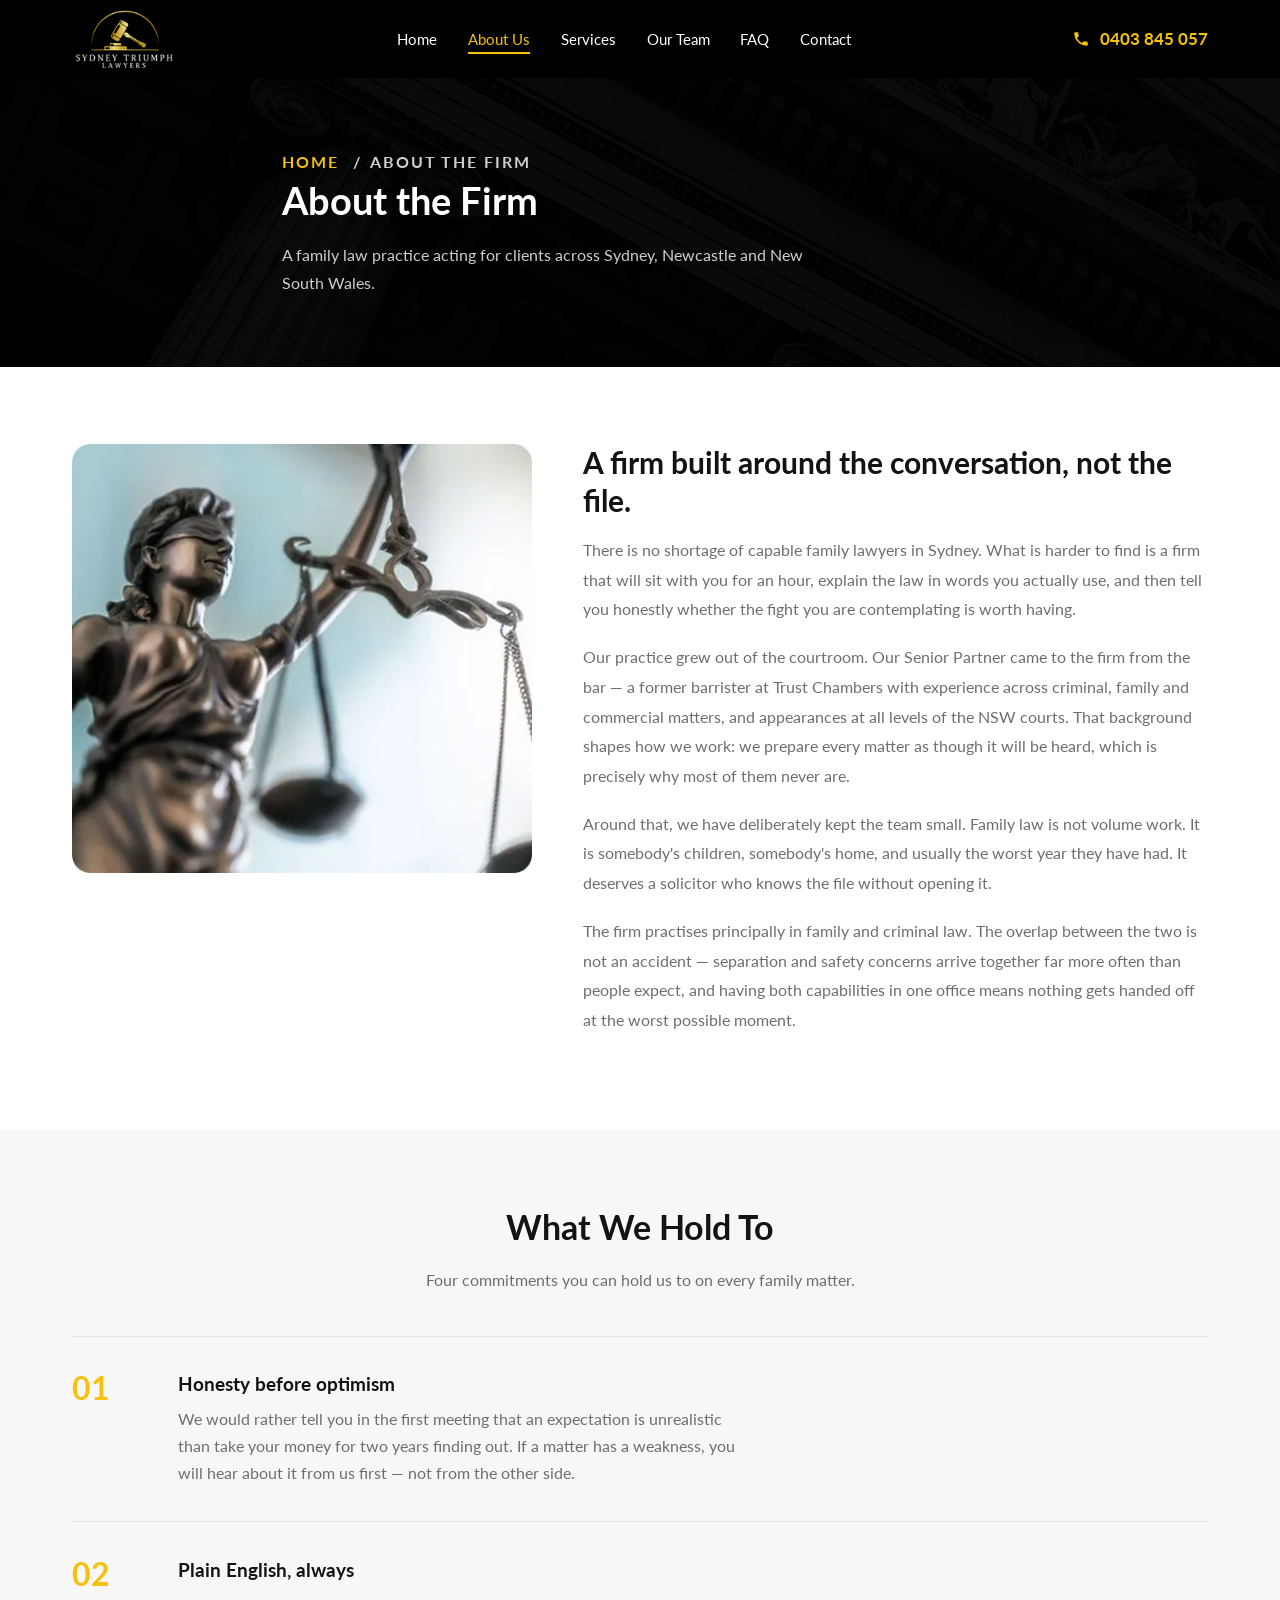
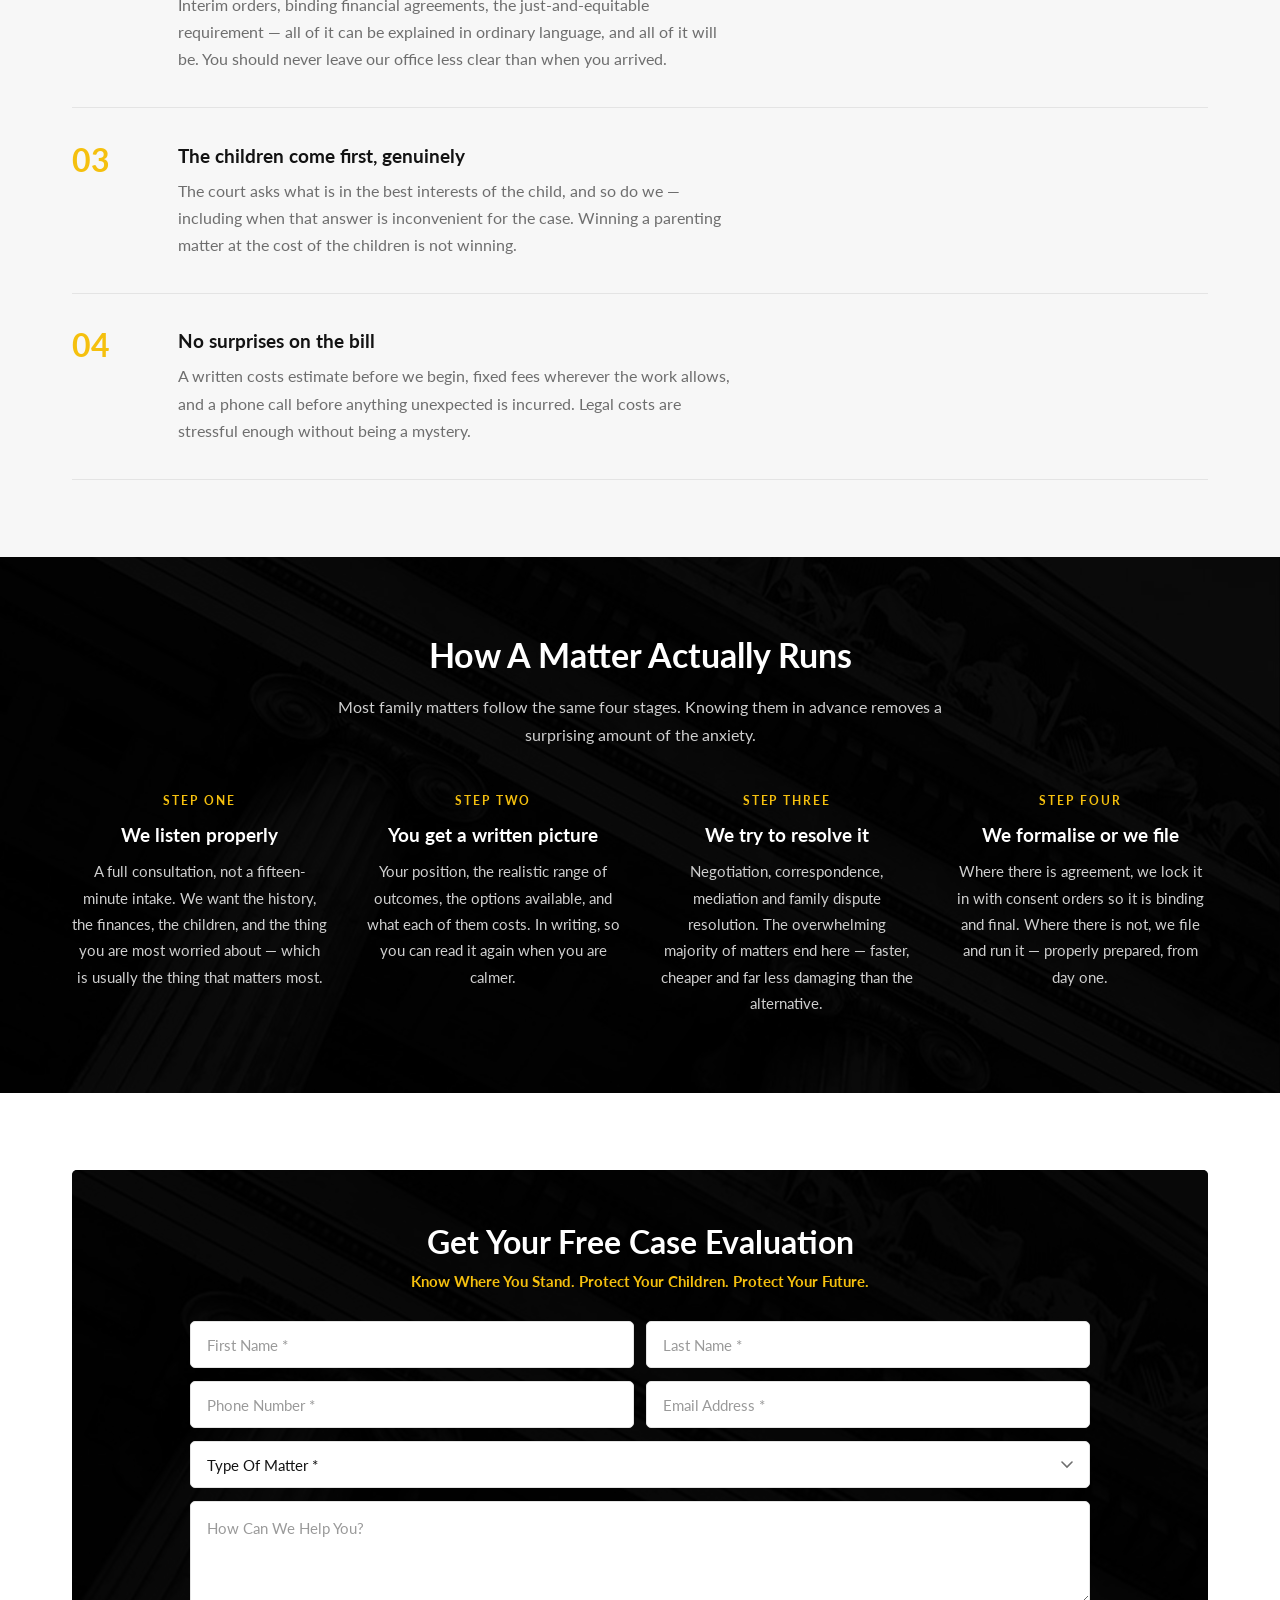
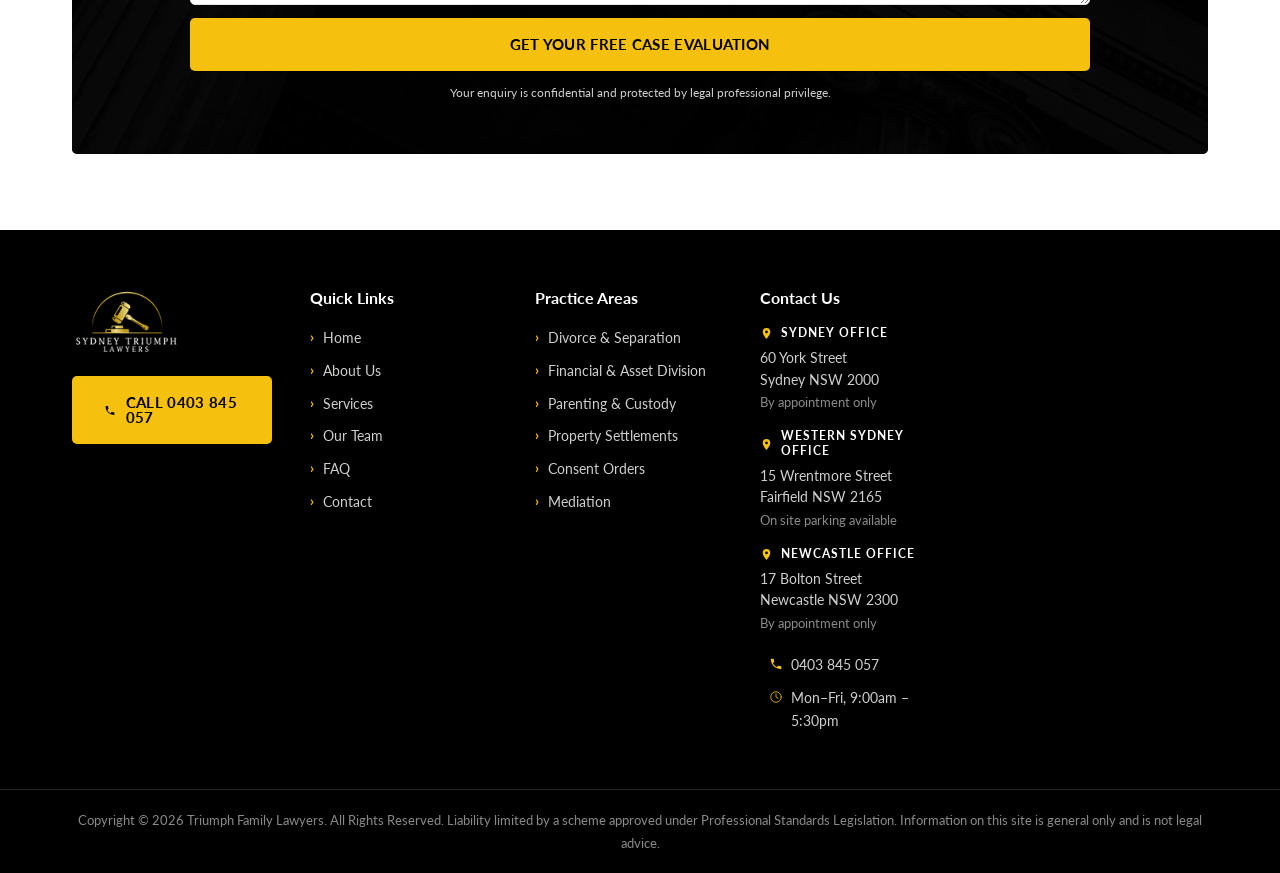
<file: about-the-firm/index.html>
<!DOCTYPE html>
<html lang="en-US">
<head>
<meta charset="UTF-8">
<meta name="viewport" content="width=device-width, initial-scale=1">
<link rel="profile" href="https://gmpg.org/xfn/11">
<title>About the Firm &#8211; Triumph Family Lawyers</title>
<meta name='robots' content='max-image-preview:large' />
<meta name="robots" content="noindex, nofollow, noarchive">
<link rel='dns-prefetch' href='http://fonts.googleapis.com/' />
<link href='https://fonts.gstatic.com' crossorigin rel='preconnect' />
<style id="wp-img-auto-sizes-contain-inline-css">
img:is([sizes=auto i],[sizes^="auto," i]){contain-intrinsic-size:3000px 1500px}
/*# sourceURL=wp-img-auto-sizes-contain-inline-css */
</style>
<style id="wp-emoji-styles-inline-css">

	img.wp-smiley, img.emoji {
		display: inline !important;
		border: none !important;
		box-shadow: none !important;
		height: 1em !important;
		width: 1em !important;
		margin: 0 0.07em !important;
		vertical-align: -0.1em !important;
		background: none !important;
		padding: 0 !important;
	}
/*# sourceURL=wp-emoji-styles-inline-css */
</style>
<style id="wp-block-library-inline-css">
/**
 * Colors
 */
/**
 * Typography
 */
/**
 * SCSS Variables.
 *
 * Please use variables from this sheet to ensure consistency across the UI.
 * Don't add to this sheet unless you're pretty sure the value will be reused in many places.
 * For example, don't add rules to this sheet that affect block visuals. It's purely for UI.
 */
/**
 * Fonts & basic variables.
 */
/**
 * Typography
 */
/**
 * Grid System.
 * https://make.wordpress.org/design/2019/10/31/proposal-a-consistent-spacing-system-for-wordpress/
 */
/**
 * Radius scale.
 */
/**
 * Elevation scale.
 */
/**
 * Dimensions.
 */
/**
 * Mobile specific styles
 */
/**
 * Editor styles.
 */
/**
 * Block & Editor UI.
 */
/**
 * Block paddings.
 */
/**
 * React Native specific.
 * These variables do not appear to be used anywhere else.
 */
/**
 * Breakpoints & Media Queries
 */
/**
*  Converts a hex value into the rgb equivalent.
*
* @param {string} hex - the hexadecimal value to convert
* @return {string} comma separated rgb values
*/
/**
 * Long content fade mixin
 *
 * Creates a fading overlay to signify that the content is longer
 * than the space allows.
 */
/**
 * Breakpoint mixins
 */
/**
 * Focus styles.
 */
/**
 * Standard focus rings for the WordPress Design System.
 *
 * Apply `outset-ring__focus` inside the relevant pseudo-class at the call site,
 * e.g. `&:focus { @include outset-ring__focus(); }`.
 */
/**
 * Applies editor left position to the selector passed as argument
 */
/**
 * Styles that are reused verbatim in a few places
 */
/**
 * Allows users to opt-out of animations via OS-level preferences.
 */
/**
 * Reset default styles for JavaScript UI based pages.
 * This is a WP-admin agnostic reset
 */
/**
 * Reset the WP Admin page styles for Gutenberg-like pages.
 */
/**
 * Creates a checkerboard pattern background to indicate transparency.
 * @param {String} $size - The size of the squares in the checkerboard pattern. Default is 12px.
 */
:root {
  --wp-block-synced-color: #7a00df;
  --wp-block-synced-color--rgb: 122, 0, 223;
  --wp-bound-block-color: var(--wp-block-synced-color);
  --wp-editor-canvas-background: #ddd;
  --wp-admin-theme-color: #007cba;
  --wp-admin-theme-color--rgb: 0, 124, 186;
  --wp-admin-theme-color-darker-10: rgb(0, 107, 160.5);
  --wp-admin-theme-color-darker-10--rgb: 0, 107, 160.5;
  --wp-admin-theme-color-darker-20: #005a87;
  --wp-admin-theme-color-darker-20--rgb: 0, 90, 135;
  --wp-admin-border-width-focus: 2px;
}
@media (min-resolution: 192dpi) {
  :root {
    --wp-admin-border-width-focus: 1.5px;
  }
}

/**
 * Element styles.
 */
.wp-element-button {
  cursor: pointer;
}

:root .has-very-light-gray-background-color {
  background-color: #eee;
}
:root .has-very-dark-gray-background-color {
  background-color: #313131;
}
:root .has-very-light-gray-color {
  color: #eee;
}
:root .has-very-dark-gray-color {
  color: #313131;
}
:root {
  /* stylelint-disable @stylistic/function-comma-space-after -- We can not use spacing because of WP multi site kses rule. */
}
:root .has-vivid-green-cyan-to-vivid-cyan-blue-gradient-background {
  background: linear-gradient(135deg, rgb(0, 208, 132) 0%, rgb(6, 147, 227) 100%);
}
:root .has-purple-crush-gradient-background {
  background: linear-gradient(135deg, rgb(52, 226, 228) 0%, rgb(71, 33, 251) 50%, rgb(171, 29, 254) 100%);
}
:root .has-hazy-dawn-gradient-background {
  background: linear-gradient(135deg, rgb(250, 172, 168) 0%, rgb(218, 208, 236) 100%);
}
:root .has-subdued-olive-gradient-background {
  background: linear-gradient(135deg, rgb(250, 250, 225) 0%, rgb(103, 166, 113) 100%);
}
:root .has-atomic-cream-gradient-background {
  background: linear-gradient(135deg, rgb(253, 215, 154) 0%, rgb(0, 74, 89) 100%);
}
:root .has-nightshade-gradient-background {
  background: linear-gradient(135deg, rgb(51, 9, 104) 0%, rgb(49, 205, 207) 100%);
}
:root .has-midnight-gradient-background {
  background: linear-gradient(135deg, rgb(2, 3, 129) 0%, rgb(40, 116, 252) 100%);
}
:root {
  /* stylelint-enable @stylistic/function-comma-space-after */
  --wp--preset--font-size--normal: 16px;
  --wp--preset--font-size--huge: 42px;
}

.has-regular-font-size {
  font-size: 1em;
}

.has-larger-font-size {
  font-size: 2.625em;
}

.has-normal-font-size {
  font-size: var(--wp--preset--font-size--normal);
}

.has-huge-font-size {
  font-size: var(--wp--preset--font-size--huge);
}

:root .has-text-align-center {
  text-align: center;
}

:root .has-text-align-left {
  /*rtl:ignore*/
  text-align: left;
}

:root .has-text-align-right {
  /*rtl:ignore*/
  text-align: right;
}

.has-fit-text {
  white-space: nowrap !important;
}

#end-resizable-editor-section {
  display: none;
}

.aligncenter {
  clear: both;
}

.items-justified-left {
  justify-content: flex-start;
}

.items-justified-center {
  justify-content: center;
}

.items-justified-right {
  justify-content: flex-end;
}

.items-justified-space-between {
  justify-content: space-between;
}

.screen-reader-text {
  border: 0;
  clip-path: inset(50%);
  height: 1px;
  margin: -1px;
  overflow: hidden;
  padding: 0;
  position: absolute;
  width: 1px;
  word-wrap: normal !important;
  word-break: normal !important;
}

.screen-reader-text:focus {
  background-color: #ddd;
  clip-path: none;
  color: #444;
  display: block;
  font-size: 1em;
  height: auto;
  left: 5px;
  line-height: normal;
  padding: 15px 23px 14px;
  text-decoration: none;
  top: 5px;
  width: auto;
  z-index: 100000;
}

/**
 * The following provide a simple means of applying a default border style when
 * a user first makes a selection in the border block support panel.
 * This prevents issues such as where the user could set a border width
 * and see no border due there being no border style set.
 *
 * This is intended to be removed once intelligent defaults can be set while
 * making border selections via the block support.
 *
 * See: https://github.com/WordPress/gutenberg/pull/33743
 */
html :where(.has-border-color) {
  border-style: solid;
}

html :where([style^=border-color],
[style*=";border-color"],
[style*="; border-color"]) {
  border-style: solid;
}

html :where([style^=border-top-color],
[style*=";border-top-color"],
[style*="; border-top-color"]) {
  border-top-style: solid;
}

html :where([style^=border-right-color],
[style*=";border-right-color"],
[style*="; border-right-color"]) {
  /*rtl:ignore*/
  border-right-style: solid;
}

html :where([style^=border-bottom-color],
[style*=";border-bottom-color"],
[style*="; border-bottom-color"]) {
  border-bottom-style: solid;
}

html :where([style^=border-left-color],
[style*=";border-left-color"],
[style*="; border-left-color"]) {
  /*rtl:ignore*/
  border-left-style: solid;
}

html :where([style^=border-width],
[style*=";border-width"],
[style*="; border-width"]) {
  border-style: solid;
}

html :where([style^=border-top-width],
[style*=";border-top-width"],
[style*="; border-top-width"]) {
  border-top-style: solid;
}

html :where([style^=border-right-width],
[style*=";border-right-width"],
[style*="; border-right-width"]) {
  /*rtl:ignore*/
  border-right-style: solid;
}

html :where([style^=border-bottom-width],
[style*=";border-bottom-width"],
[style*="; border-bottom-width"]) {
  border-bottom-style: solid;
}

html :where([style^=border-left-width],
[style*=";border-left-width"],
[style*="; border-left-width"]) {
  /*rtl:ignore*/
  border-left-style: solid;
}

/**
 * Provide baseline responsiveness for images.
 */
html :where(img[class*=wp-image-]) {
  height: auto;
  max-width: 100%;
}

/**
 * Reset user agent styles for figure element margins.
 */
:where(figure) {
  margin: 0 0 1em 0;
}

html :where(.is-position-sticky) {
  --wp-admin--admin-bar--position-offset: var(--wp-admin--admin-bar--height, 0px);
}

@media screen and (max-width: 600px) {
  html :where(.is-position-sticky) {
    --wp-admin--admin-bar--position-offset: 0px;
  }
}

/*# sourceURL=/wp-includes/css/dist/block-library/common.css */
</style>
<style id="classic-theme-styles-inline-css">
/**
 * These rules are needed for backwards compatibility.
 * They should match the button element rules in the base theme.json file.
 */
.wp-block-button__link {
	color: #ffffff;
	background-color: #32373c;
	border-radius: 9999px; /* 100% causes an oval, but any explicit but really high value retains the pill shape. */

	/* This needs a low specificity so it won't override the rules from the button element if defined in theme.json. */
	box-shadow: none;
	text-decoration: none;

	/* The extra 2px are added to size solids the same as the outline versions.*/
	padding: calc(0.667em + 2px) calc(1.333em + 2px);

	font-size: 1.125em;
}

.wp-block-file__button {
	background: #32373c;
	color: #ffffff;
	text-decoration: none;
}

/*# sourceURL=/wp-includes/css/classic-themes.css */
</style>

<style id="global-styles-inline-css">
:root{--wp--preset--aspect-ratio--square: 1;--wp--preset--aspect-ratio--4-3: 4/3;--wp--preset--aspect-ratio--3-4: 3/4;--wp--preset--aspect-ratio--3-2: 3/2;--wp--preset--aspect-ratio--2-3: 2/3;--wp--preset--aspect-ratio--16-9: 16/9;--wp--preset--aspect-ratio--9-16: 9/16;--wp--preset--color--black: #000000;--wp--preset--color--cyan-bluish-gray: #abb8c3;--wp--preset--color--white: #ffffff;--wp--preset--color--pale-pink: #f78da7;--wp--preset--color--vivid-red: #cf2e2e;--wp--preset--color--luminous-vivid-orange: #ff6900;--wp--preset--color--luminous-vivid-amber: #fcb900;--wp--preset--color--light-green-cyan: #7bdcb5;--wp--preset--color--vivid-green-cyan: #00d084;--wp--preset--color--pale-cyan-blue: #8ed1fc;--wp--preset--color--vivid-cyan-blue: #0693e3;--wp--preset--color--vivid-purple: #9b51e0;--wp--preset--gradient--vivid-cyan-blue-to-vivid-purple: linear-gradient(135deg,rgb(6,147,227) 0%,rgb(155,81,224) 100%);--wp--preset--gradient--light-green-cyan-to-vivid-green-cyan: linear-gradient(135deg,rgb(122,220,180) 0%,rgb(0,208,130) 100%);--wp--preset--gradient--luminous-vivid-amber-to-luminous-vivid-orange: linear-gradient(135deg,rgb(252,185,0) 0%,rgb(255,105,0) 100%);--wp--preset--gradient--luminous-vivid-orange-to-vivid-red: linear-gradient(135deg,rgb(255,105,0) 0%,rgb(207,46,46) 100%);--wp--preset--gradient--very-light-gray-to-cyan-bluish-gray: linear-gradient(135deg,rgb(238,238,238) 0%,rgb(169,184,195) 100%);--wp--preset--gradient--cool-to-warm-spectrum: linear-gradient(135deg,rgb(74,234,220) 0%,rgb(151,120,209) 20%,rgb(207,42,186) 40%,rgb(238,44,130) 60%,rgb(251,105,98) 80%,rgb(254,248,76) 100%);--wp--preset--gradient--blush-light-purple: linear-gradient(135deg,rgb(255,206,236) 0%,rgb(152,150,240) 100%);--wp--preset--gradient--blush-bordeaux: linear-gradient(135deg,rgb(254,205,165) 0%,rgb(254,45,45) 50%,rgb(107,0,62) 100%);--wp--preset--gradient--luminous-dusk: linear-gradient(135deg,rgb(255,203,112) 0%,rgb(199,81,192) 50%,rgb(65,88,208) 100%);--wp--preset--gradient--pale-ocean: linear-gradient(135deg,rgb(255,245,203) 0%,rgb(182,227,212) 50%,rgb(51,167,181) 100%);--wp--preset--gradient--electric-grass: linear-gradient(135deg,rgb(202,248,128) 0%,rgb(113,206,126) 100%);--wp--preset--gradient--midnight: linear-gradient(135deg,rgb(2,3,129) 0%,rgb(40,116,252) 100%);--wp--preset--font-size--small: 13px;--wp--preset--font-size--medium: 20px;--wp--preset--font-size--large: 36px;--wp--preset--font-size--x-large: 42px;--wp--preset--spacing--20: 0.44rem;--wp--preset--spacing--30: 0.67rem;--wp--preset--spacing--40: 1rem;--wp--preset--spacing--50: 1.5rem;--wp--preset--spacing--60: 2.25rem;--wp--preset--spacing--70: 3.38rem;--wp--preset--spacing--80: 5.06rem;--wp--preset--shadow--natural: 6px 6px 9px rgba(0, 0, 0, 0.2);--wp--preset--shadow--deep: 12px 12px 50px rgba(0, 0, 0, 0.4);--wp--preset--shadow--sharp: 6px 6px 0px rgba(0, 0, 0, 0.2);--wp--preset--shadow--outlined: 6px 6px 0px -3px rgb(255, 255, 255), 6px 6px rgb(0, 0, 0);--wp--preset--shadow--crisp: 6px 6px 0px rgb(0, 0, 0);}.wp-block-button{--wp--preset--dimension--25: 25%;--wp--preset--dimension--50: 50%;--wp--preset--dimension--75: 75%;--wp--preset--dimension--100: 100%;}:where(body) { margin: 0; }:where(.is-layout-flex){gap: 0.5em;}:where(.is-layout-grid){gap: 0.5em;}body .is-layout-flex{display: flex;}.is-layout-flex{flex-wrap: wrap;align-items: center;}.is-layout-flex > :is(*, div){margin: 0;}body .is-layout-grid{display: grid;}.is-layout-grid > :is(*, div){margin: 0;}body{padding-top: 0px;padding-right: 0px;padding-bottom: 0px;padding-left: 0px;}:root :where(.wp-element-button, .wp-block-button__link){background-color: #32373c;border-width: 0;color: #fff;font-family: inherit;font-size: inherit;font-style: inherit;font-weight: inherit;letter-spacing: inherit;line-height: inherit;padding-top: calc(0.667em + 2px);padding-right: calc(1.333em + 2px);padding-bottom: calc(0.667em + 2px);padding-left: calc(1.333em + 2px);text-decoration: none;text-transform: inherit;}.has-black-color{color: var(--wp--preset--color--black) !important;}.has-cyan-bluish-gray-color{color: var(--wp--preset--color--cyan-bluish-gray) !important;}.has-white-color{color: var(--wp--preset--color--white) !important;}.has-pale-pink-color{color: var(--wp--preset--color--pale-pink) !important;}.has-vivid-red-color{color: var(--wp--preset--color--vivid-red) !important;}.has-luminous-vivid-orange-color{color: var(--wp--preset--color--luminous-vivid-orange) !important;}.has-luminous-vivid-amber-color{color: var(--wp--preset--color--luminous-vivid-amber) !important;}.has-light-green-cyan-color{color: var(--wp--preset--color--light-green-cyan) !important;}.has-vivid-green-cyan-color{color: var(--wp--preset--color--vivid-green-cyan) !important;}.has-pale-cyan-blue-color{color: var(--wp--preset--color--pale-cyan-blue) !important;}.has-vivid-cyan-blue-color{color: var(--wp--preset--color--vivid-cyan-blue) !important;}.has-vivid-purple-color{color: var(--wp--preset--color--vivid-purple) !important;}.has-black-background-color{background-color: var(--wp--preset--color--black) !important;}.has-cyan-bluish-gray-background-color{background-color: var(--wp--preset--color--cyan-bluish-gray) !important;}.has-white-background-color{background-color: var(--wp--preset--color--white) !important;}.has-pale-pink-background-color{background-color: var(--wp--preset--color--pale-pink) !important;}.has-vivid-red-background-color{background-color: var(--wp--preset--color--vivid-red) !important;}.has-luminous-vivid-orange-background-color{background-color: var(--wp--preset--color--luminous-vivid-orange) !important;}.has-luminous-vivid-amber-background-color{background-color: var(--wp--preset--color--luminous-vivid-amber) !important;}.has-light-green-cyan-background-color{background-color: var(--wp--preset--color--light-green-cyan) !important;}.has-vivid-green-cyan-background-color{background-color: var(--wp--preset--color--vivid-green-cyan) !important;}.has-pale-cyan-blue-background-color{background-color: var(--wp--preset--color--pale-cyan-blue) !important;}.has-vivid-cyan-blue-background-color{background-color: var(--wp--preset--color--vivid-cyan-blue) !important;}.has-vivid-purple-background-color{background-color: var(--wp--preset--color--vivid-purple) !important;}.has-black-border-color{border-color: var(--wp--preset--color--black) !important;}.has-cyan-bluish-gray-border-color{border-color: var(--wp--preset--color--cyan-bluish-gray) !important;}.has-white-border-color{border-color: var(--wp--preset--color--white) !important;}.has-pale-pink-border-color{border-color: var(--wp--preset--color--pale-pink) !important;}.has-vivid-red-border-color{border-color: var(--wp--preset--color--vivid-red) !important;}.has-luminous-vivid-orange-border-color{border-color: var(--wp--preset--color--luminous-vivid-orange) !important;}.has-luminous-vivid-amber-border-color{border-color: var(--wp--preset--color--luminous-vivid-amber) !important;}.has-light-green-cyan-border-color{border-color: var(--wp--preset--color--light-green-cyan) !important;}.has-vivid-green-cyan-border-color{border-color: var(--wp--preset--color--vivid-green-cyan) !important;}.has-pale-cyan-blue-border-color{border-color: var(--wp--preset--color--pale-cyan-blue) !important;}.has-vivid-cyan-blue-border-color{border-color: var(--wp--preset--color--vivid-cyan-blue) !important;}.has-vivid-purple-border-color{border-color: var(--wp--preset--color--vivid-purple) !important;}.has-vivid-cyan-blue-to-vivid-purple-gradient-background{background: var(--wp--preset--gradient--vivid-cyan-blue-to-vivid-purple) !important;}.has-light-green-cyan-to-vivid-green-cyan-gradient-background{background: var(--wp--preset--gradient--light-green-cyan-to-vivid-green-cyan) !important;}.has-luminous-vivid-amber-to-luminous-vivid-orange-gradient-background{background: var(--wp--preset--gradient--luminous-vivid-amber-to-luminous-vivid-orange) !important;}.has-luminous-vivid-orange-to-vivid-red-gradient-background{background: var(--wp--preset--gradient--luminous-vivid-orange-to-vivid-red) !important;}.has-very-light-gray-to-cyan-bluish-gray-gradient-background{background: var(--wp--preset--gradient--very-light-gray-to-cyan-bluish-gray) !important;}.has-cool-to-warm-spectrum-gradient-background{background: var(--wp--preset--gradient--cool-to-warm-spectrum) !important;}.has-blush-light-purple-gradient-background{background: var(--wp--preset--gradient--blush-light-purple) !important;}.has-blush-bordeaux-gradient-background{background: var(--wp--preset--gradient--blush-bordeaux) !important;}.has-luminous-dusk-gradient-background{background: var(--wp--preset--gradient--luminous-dusk) !important;}.has-pale-ocean-gradient-background{background: var(--wp--preset--gradient--pale-ocean) !important;}.has-electric-grass-gradient-background{background: var(--wp--preset--gradient--electric-grass) !important;}.has-midnight-gradient-background{background: var(--wp--preset--gradient--midnight) !important;}.has-small-font-size{font-size: var(--wp--preset--font-size--small) !important;}.has-medium-font-size{font-size: var(--wp--preset--font-size--medium) !important;}.has-large-font-size{font-size: var(--wp--preset--font-size--large) !important;}.has-x-large-font-size{font-size: var(--wp--preset--font-size--x-large) !important;}
/*# sourceURL=global-styles-inline-css */
</style>

<link rel='stylesheet' id='tfl-fonts-css' href='https://fonts.googleapis.com/css2?family=Lato:ital,wght@0,300;0,400;0,700;0,900;1,400&#038;display=swap' media='all' />
<link rel='stylesheet' id='tfl-theme-css' href='../wp-content/themes/triumph-family-law/assets/css/theme.css' media='all' />
<link rel='stylesheet' id='tfl-wp-css' href='../wp-content/themes/triumph-family-law/assets/css/wordpress.css' media='all' />
<link rel='stylesheet' id='tfl-style-css' href='../wp-content/themes/triumph-family-law/style.css' media='all' />
<meta name="generator" content="WordPress 7.1" />
<link rel="canonical" href="index.html" />
<link rel="icon" href="data:image/svg+xml,%3Csvg%20xmlns%3D%27http%3A%2F%2Fwww.w3.org%2F2000%2Fsvg%27%20viewBox%3D%270%200%2032%2032%27%3E%3Crect%20width%3D%2732%27%20height%3D%2732%27%20fill%3D%27%2523000%27%2F%3E%3Cpath%20d%3D%27M9%2010.5h14M16%2010.5v12%27%20stroke%3D%27%2523F5C00E%27%20stroke-width%3D%272.8%27%20stroke-linecap%3D%27round%27%2F%3E%3C%2Fsvg%3E">
<noscript><style>.rv{opacity:1;transform:none}</style></noscript>
<style id="core-block-supports-inline-css">
/**
 * Core styles: block-supports
 */

/*# sourceURL=core-block-supports-inline-css */
</style>

</head>

<body class="wp-singular page-template page-template-page-templates page-template-template-about page-template-page-templatestemplate-about-php page page-id-7 wp-embed-responsive wp-theme-triumph-family-law">

<a class="skip-link sr" href="index.html#content">Skip to content</a>


<header class="masthead">
	<div class="shell masthead__in">

					<a class="logo" href="../index.html" rel="home">
				<img src="../wp-content/themes/triumph-family-law/assets/images/main-logo.png"
				     alt="Triumph Family Lawyers" width="136" height="85">
			</a>
		
		
			<nav id="nav" class="nav" aria-label="Primary"><ul id="menu-primary" class="nav__list"><li id="menu-item-11" class="menu-item menu-item-type-post_type menu-item-object-page menu-item-home menu-item-11"><a href="../index.html">Home</a></li>
<li id="menu-item-12" class="menu-item menu-item-type-post_type menu-item-object-page current-menu-item page_item page-item-7 current_page_item menu-item-12"><a href="index.html" aria-current="page">About Us</a></li>
<li id="menu-item-13" class="menu-item menu-item-type-post_type menu-item-object-page menu-item-13"><a href="../family-law-services/index.html">Services</a></li>
<li id="menu-item-14" class="menu-item menu-item-type-post_type menu-item-object-page menu-item-14"><a href="../our-team/index.html">Our Team</a></li>
<li id="menu-item-15" class="menu-item menu-item-type-post_type menu-item-object-page menu-item-15"><a href="../faq/index.html">FAQ</a></li>
<li id="menu-item-16" class="menu-item menu-item-type-post_type menu-item-object-page menu-item-16"><a href="../contact/index.html">Contact</a></li>
</ul></nav>
		
		<a class="callnum" href="tel:+61403845057">
			<svg class="" width="18" height="18" viewBox="0 0 24 24" fill="currentColor" aria-hidden="true" focusable="false"><path d="M6.6 10.8a15.1 15.1 0 0 0 6.6 6.6l2.2-2.2c.3-.3.7-.4 1-.2 1.1.4 2.3.6 3.6.6.6 0 1 .4 1 1V20c0 .6-.4 1-1 1A17 17 0 0 1 3 4c0-.6.4-1 1-1h3.4c.6 0 1 .4 1 1 0 1.2.2 2.4.6 3.6.1.3 0 .7-.2 1l-2.2 2.2z"/></svg>			0403 845 057		</a>

					<button class="burger" type="button" aria-label="Menu" aria-expanded="false" aria-controls="nav">
				<span></span><span></span><span></span>
			</button>
		
	</div>
</header>

<main id="content">

<section class="banner" style="background-image:url('../wp-content/themes/triumph-family-law/assets/images/sections-bg.jpg')">
	<div class="shell banner__in">
					<p class="crumbs">
				<a href="../index.html">Home</a>
				<span>/</span>About the Firm			</p>
		
		<h1>About the Firm</h1>

					<p>A family law practice acting for clients across Sydney, Newcastle and New South Wales.</p>
			</div>
</section>

	<section class="band">
		<div class="shell intro">

			<div class="intro__media rv">
														<img src="../wp-content/themes/triumph-family-law/assets/images/intro.jpg"
					     alt="Triumph Family Lawyers" loading="lazy">
							</div>

			<div class="intro__body prose rv rv-d1">
				
					<h2>A firm built around the conversation, not the file.</h2>

					<p>There is no shortage of capable family lawyers in Sydney. What is harder to find is a firm that will sit with you for an hour, explain the law in words you actually use, and then tell you honestly whether the fight you are contemplating is worth having.</p>

					<p>Our practice grew out of the courtroom. Our Senior Partner came to the firm from the bar — a former barrister at Trust Chambers with experience across criminal, family and commercial matters, and appearances at all levels of the NSW courts. That background shapes how we work: we prepare every matter as though it will be heard, which is precisely why most of them never are.</p>

					<p>Around that, we have deliberately kept the team small. Family law is not volume work. It is somebody&#039;s children, somebody&#039;s home, and usually the worst year they have had. It deserves a solicitor who knows the file without opening it.</p>

					<p>The firm practises principally in family and criminal law. The overlap between the two is not an accident — separation and safety concerns arrive together far more often than people expect, and having both capabilities in one office means nothing gets handed off at the worst possible moment.</p>

							</div>

		</div>
	</section>

	
<section class="band band--grey">
	<div class="shell">
		<h2 class="h2 rv">What We Hold To</h2>
		<p class="sub rv rv-d1">Four commitments you can hold us to on every family matter.</p>

		<div class="values">
							<div class="value rv rv-d0">
					<span class="value__n">01</span>
					<div>
						<h3>Honesty before optimism</h3>
						<p>We would rather tell you in the first meeting that an expectation is unrealistic than take your money for two years finding out. If a matter has a weakness, you will hear about it from us first — not from the other side.</p>
					</div>
				</div>
							<div class="value rv rv-d1">
					<span class="value__n">02</span>
					<div>
						<h3>Plain English, always</h3>
						<p>Interim orders, binding financial agreements, the just-and-equitable requirement — all of it can be explained in ordinary language, and all of it will be. You should never leave our office less clear than when you arrived.</p>
					</div>
				</div>
							<div class="value rv rv-d2">
					<span class="value__n">03</span>
					<div>
						<h3>The children come first, genuinely</h3>
						<p>The court asks what is in the best interests of the child, and so do we — including when that answer is inconvenient for the case. Winning a parenting matter at the cost of the children is not winning.</p>
					</div>
				</div>
							<div class="value rv rv-d3">
					<span class="value__n">04</span>
					<div>
						<h3>No surprises on the bill</h3>
						<p>A written costs estimate before we begin, fixed fees wherever the work allows, and a phone call before anything unexpected is incurred. Legal costs are stressful enough without being a mystery.</p>
					</div>
				</div>
					</div>
	</div>
</section>

<section class="band band--dark" style="background-image:url('../wp-content/themes/triumph-family-law/assets/images/sections-bg.jpg')">
	<div class="shell">
		<h2 class="h2 rv">How A Matter Actually Runs</h2>
		<p class="sub rv rv-d1">Most family matters follow the same four stages. Knowing them in advance removes a surprising amount of the anxiety.</p>

		<div class="why why--4">
							<div class="why__item rv rv-d0">
					<span class="why__n">Step one</span>
					<h3>We listen properly</h3>
					<p>A full consultation, not a fifteen-minute intake. We want the history, the finances, the children, and the thing you are most worried about — which is usually the thing that matters most.</p>
				</div>
							<div class="why__item rv rv-d1">
					<span class="why__n">Step two</span>
					<h3>You get a written picture</h3>
					<p>Your position, the realistic range of outcomes, the options available, and what each of them costs. In writing, so you can read it again when you are calmer.</p>
				</div>
							<div class="why__item rv rv-d2">
					<span class="why__n">Step three</span>
					<h3>We try to resolve it</h3>
					<p>Negotiation, correspondence, mediation and family dispute resolution. The overwhelming majority of matters end here — faster, cheaper and far less damaging than the alternative.</p>
				</div>
							<div class="why__item rv rv-d3">
					<span class="why__n">Step four</span>
					<h3>We formalise or we file</h3>
					<p>Where there is agreement, we lock it in with consent orders so it is binding and final. Where there is not, we file and run it — properly prepared, from day one.</p>
				</div>
					</div>
	</div>
</section>


<section class="band" id="enquiry-footer">
	<div class="shell">
		<div class="finalcta rv" style="background-image:url('../wp-content/themes/triumph-family-law/assets/images/case-evaluation-bg.jpg')">
			<div class="finalcta__in">
				<h2>Get Your Free Case Evaluation</h2>

									<p class="finalcta__sub">Know Where You Stand. Protect Your Children. Protect Your Future.</p>
				
					<form class="form" action="#" method="post" data-enquiry novalidate>

		<input type="hidden" name="action" value="tfl_enquiry">
		<input type="hidden" name="tfl_source" value="about">
		<input type="hidden" name="tfl_redirect" value="#">
		<input type="hidden" id="tfl_nonce" name="tfl_nonce" value="4b517754ae" /><input type="hidden" name="_wp_http_referer" value="/about-the-firm/" />
				<div class="tfl-hp" aria-hidden="true">
			<label for="ab-website">Website</label>
			<input id="ab-website" type="text" name="tfl_website" tabindex="-1" autocomplete="off">
		</div>

		<div class="form__ok" role="status">
			Thank you — your enquiry has been sent. One of our family lawyers will contact you shortly.			For urgent matters call 0403 845 057.		</div>

		
		<div class="form__row">
			<label class="sr" for="ab-first">First name</label>
			<input id="ab-first" name="first_name" type="text" placeholder="First Name *" autocomplete="given-name" required>

			<label class="sr" for="ab-last">Last name</label>
			<input id="ab-last" name="last_name" type="text" placeholder="Last Name *" autocomplete="family-name" required>
		</div>

		<div class="form__row">
			<label class="sr" for="ab-phone">Phone number</label>
			<input id="ab-phone" name="phone" type="tel" placeholder="Phone Number *" autocomplete="tel" required>

			<label class="sr" for="ab-email">Email address</label>
			<input id="ab-email" name="email" type="email" placeholder="Email Address *" autocomplete="email" required>
		</div>

		<label class="sr" for="ab-matter">Type of matter</label>
		<select id="ab-matter" name="matter" required>
			<option value="" selected disabled>Type Of Matter *</option>
							<option value="Divorce &amp; Separation">Divorce &amp; Separation</option>
							<option value="Parenting &amp; Custody">Parenting &amp; Custody</option>
							<option value="Property Settlement">Property Settlement</option>
							<option value="Financial &amp; Asset Division">Financial &amp; Asset Division</option>
							<option value="Consent Orders">Consent Orders</option>
							<option value="Mediation">Mediation</option>
							<option value="Apprehended Violence Order">Apprehended Violence Order</option>
							<option value="Other / Not Sure">Other / Not Sure</option>
					</select>

		<label class="sr" for="ab-msg">How can we help</label>
		<textarea id="ab-msg" name="message" placeholder="How Can We Help You?" required></textarea>

		<button class="btn btn--gold btn--wide" type="submit" data-label="Get Your Free Case Evaluation">Get Your Free Case Evaluation</button>

					<p class="form__privacy">Your enquiry is confidential and protected by legal professional privilege.</p>
			</form>
				</div>
		</div>
	</div>
</section>

</main><!-- #content -->


	<footer class="foot">
		<div class="shell foot__grid">

			<div class="foot__brand">
									<img src="../wp-content/themes/triumph-family-law/assets/images/main-logo.png"
					     alt="Triumph Family Lawyers" width="136" height="85" loading="lazy">
				
				<a class="btn btn--gold" href="tel:+61403845057">
					<svg class="" width="15" height="15" viewBox="0 0 24 24" fill="currentColor" aria-hidden="true" focusable="false"><path d="M6.6 10.8a15.1 15.1 0 0 0 6.6 6.6l2.2-2.2c.3-.3.7-.4 1-.2 1.1.4 2.3.6 3.6.6.6 0 1 .4 1 1V20c0 .6-.4 1-1 1A17 17 0 0 1 3 4c0-.6.4-1 1-1h3.4c.6 0 1 .4 1 1 0 1.2.2 2.4.6 3.6.1.3 0 .7-.2 1l-2.2 2.2z"/></svg>					Call 0403 845 057				</a>
			</div>

			<div>
				<h4>Quick Links</h4>
				<ul id="menu-footer-links" class=""><li id="menu-item-17" class="menu-item menu-item-type-post_type menu-item-object-page menu-item-home menu-item-17"><a href="../index.html">Home</a></li>
<li id="menu-item-18" class="menu-item menu-item-type-post_type menu-item-object-page current-menu-item page_item page-item-7 current_page_item menu-item-18"><a href="index.html" aria-current="page">About Us</a></li>
<li id="menu-item-19" class="menu-item menu-item-type-post_type menu-item-object-page menu-item-19"><a href="../family-law-services/index.html">Services</a></li>
<li id="menu-item-20" class="menu-item menu-item-type-post_type menu-item-object-page menu-item-20"><a href="../our-team/index.html">Our Team</a></li>
<li id="menu-item-21" class="menu-item menu-item-type-post_type menu-item-object-page menu-item-21"><a href="../faq/index.html">FAQ</a></li>
<li id="menu-item-22" class="menu-item menu-item-type-post_type menu-item-object-page menu-item-22"><a href="../contact/index.html">Contact</a></li>
</ul>			</div>

			<div>
				<h4>Practice Areas</h4>
				<ul><li><a href="../family-law-services/index.html#divorce-and-separation">Divorce &amp; Separation</a></li><li><a href="../family-law-services/index.html#financial-and-asset-division">Financial &amp; Asset Division</a></li><li><a href="../family-law-services/index.html#parenting-and-custody">Parenting &amp; Custody</a></li><li><a href="../family-law-services/index.html#property-settlements">Property Settlements</a></li><li><a href="../family-law-services/index.html#consent-orders">Consent Orders</a></li><li><a href="../family-law-services/index.html#mediation">Mediation</a></li></ul>			</div>

			<div>
				<h4>Contact Us</h4>
									<div class="foot__offices">
													<div class="office">
								<h4 class="office__name">
									<svg class="office__pin" width="13" height="13" viewBox="0 0 24 24" fill="currentColor" aria-hidden="true" focusable="false"><path d="M12 2a7 7 0 0 0-7 7c0 5.2 7 13 7 13s7-7.8 7-13a7 7 0 0 0-7-7zm0 9.5A2.5 2.5 0 1 1 12 6.5a2.5 2.5 0 0 1 0 5z"/></svg>									Sydney Office								</h4>
																	<p class="office__address">60 York Street<br />
Sydney NSW 2000</p>
																									<p class="office__note">By appointment only</p>
															</div>
													<div class="office">
								<h4 class="office__name">
									<svg class="office__pin" width="13" height="13" viewBox="0 0 24 24" fill="currentColor" aria-hidden="true" focusable="false"><path d="M12 2a7 7 0 0 0-7 7c0 5.2 7 13 7 13s7-7.8 7-13a7 7 0 0 0-7-7zm0 9.5A2.5 2.5 0 1 1 12 6.5a2.5 2.5 0 0 1 0 5z"/></svg>									Western Sydney Office								</h4>
																	<p class="office__address">15 Wrentmore Street<br />
Fairfield NSW 2165</p>
																									<p class="office__note">On site parking available</p>
															</div>
													<div class="office">
								<h4 class="office__name">
									<svg class="office__pin" width="13" height="13" viewBox="0 0 24 24" fill="currentColor" aria-hidden="true" focusable="false"><path d="M12 2a7 7 0 0 0-7 7c0 5.2 7 13 7 13s7-7.8 7-13a7 7 0 0 0-7-7zm0 9.5A2.5 2.5 0 1 1 12 6.5a2.5 2.5 0 0 1 0 5z"/></svg>									Newcastle Office								</h4>
																	<p class="office__address">17 Bolton Street<br />
Newcastle NSW 2300</p>
																									<p class="office__note">By appointment only</p>
															</div>
											</div>
				
				<ul style="margin-top:1.2rem">
					<li class="foot__li--icon">
						<svg class="foot__ico" width="14" height="14" viewBox="0 0 24 24" fill="currentColor" aria-hidden="true" focusable="false"><path d="M6.6 10.8a15.1 15.1 0 0 0 6.6 6.6l2.2-2.2c.3-.3.7-.4 1-.2 1.1.4 2.3.6 3.6.6.6 0 1 .4 1 1V20c0 .6-.4 1-1 1A17 17 0 0 1 3 4c0-.6.4-1 1-1h3.4c.6 0 1 .4 1 1 0 1.2.2 2.4.6 3.6.1.3 0 .7-.2 1l-2.2 2.2z"/></svg>						<a href="tel:+61403845057">0403 845 057</a>
					</li>

					
											<li class="foot__li--icon">
							<svg class="foot__ico" width="14" height="14" viewBox="0 0 24 24" fill="none" stroke="currentColor" stroke-width="1.4" stroke-linecap="round" stroke-linejoin="round" aria-hidden="true" focusable="false"><circle cx="12" cy="12" r="9"/><path d="M12 6.6V12l3.6 2.2"/></svg>							<span>Mon–Fri, 9:00am – 5:30pm</span>
						</li>
					
									</ul>
			</div>

		</div>

		<div class="foot__legal">
			<div class="shell">
				Copyright &copy; 2026 Triumph Family Lawyers. All Rights Reserved.				Liability limited by a scheme approved under Professional Standards Legislation.				Information on this site is general only and is not legal advice.			</div>
		</div>
	</footer>


<script type="speculationrules">
{"prefetch":[{"source":"document","where":{"and":[{"href_matches":"/*"},{"not":{"href_matches":["/wp-*.php","/wp-admin/*","/wp-content/uploads/*","/wp-content/*","/wp-content/plugins/*","/wp-content/themes/triumph-family-law/*","/*\\?(.+)"]}},{"not":{"selector_matches":"a[rel~=\"nofollow\"]"}},{"not":{"selector_matches":".no-prefetch, .no-prefetch a"}}]},"eagerness":"conservative"}]}
</script>
<script id="tfl-main-js" src="../wp-content/themes/triumph-family-law/assets/js/main.js"></script>


<script>
(function(){
  document.querySelectorAll('form[data-enquiry]').forEach(function(f){
    f.setAttribute('action','#');
    f.addEventListener('submit', function(e){
      e.preventDefault();
      e.stopImmediatePropagation();
      var ok = f.querySelector('.form__ok');
      if(ok){
        ok.textContent = 'This is a static preview, so the form is inactive here. On the live site this sends an email to the firm straight away.';
        ok.classList.add('is-on');
        ok.scrollIntoView({behavior:'smooth',block:'center'});
      }
    }, true);
  });
})();
</script>
	</body>
</html>
</file>
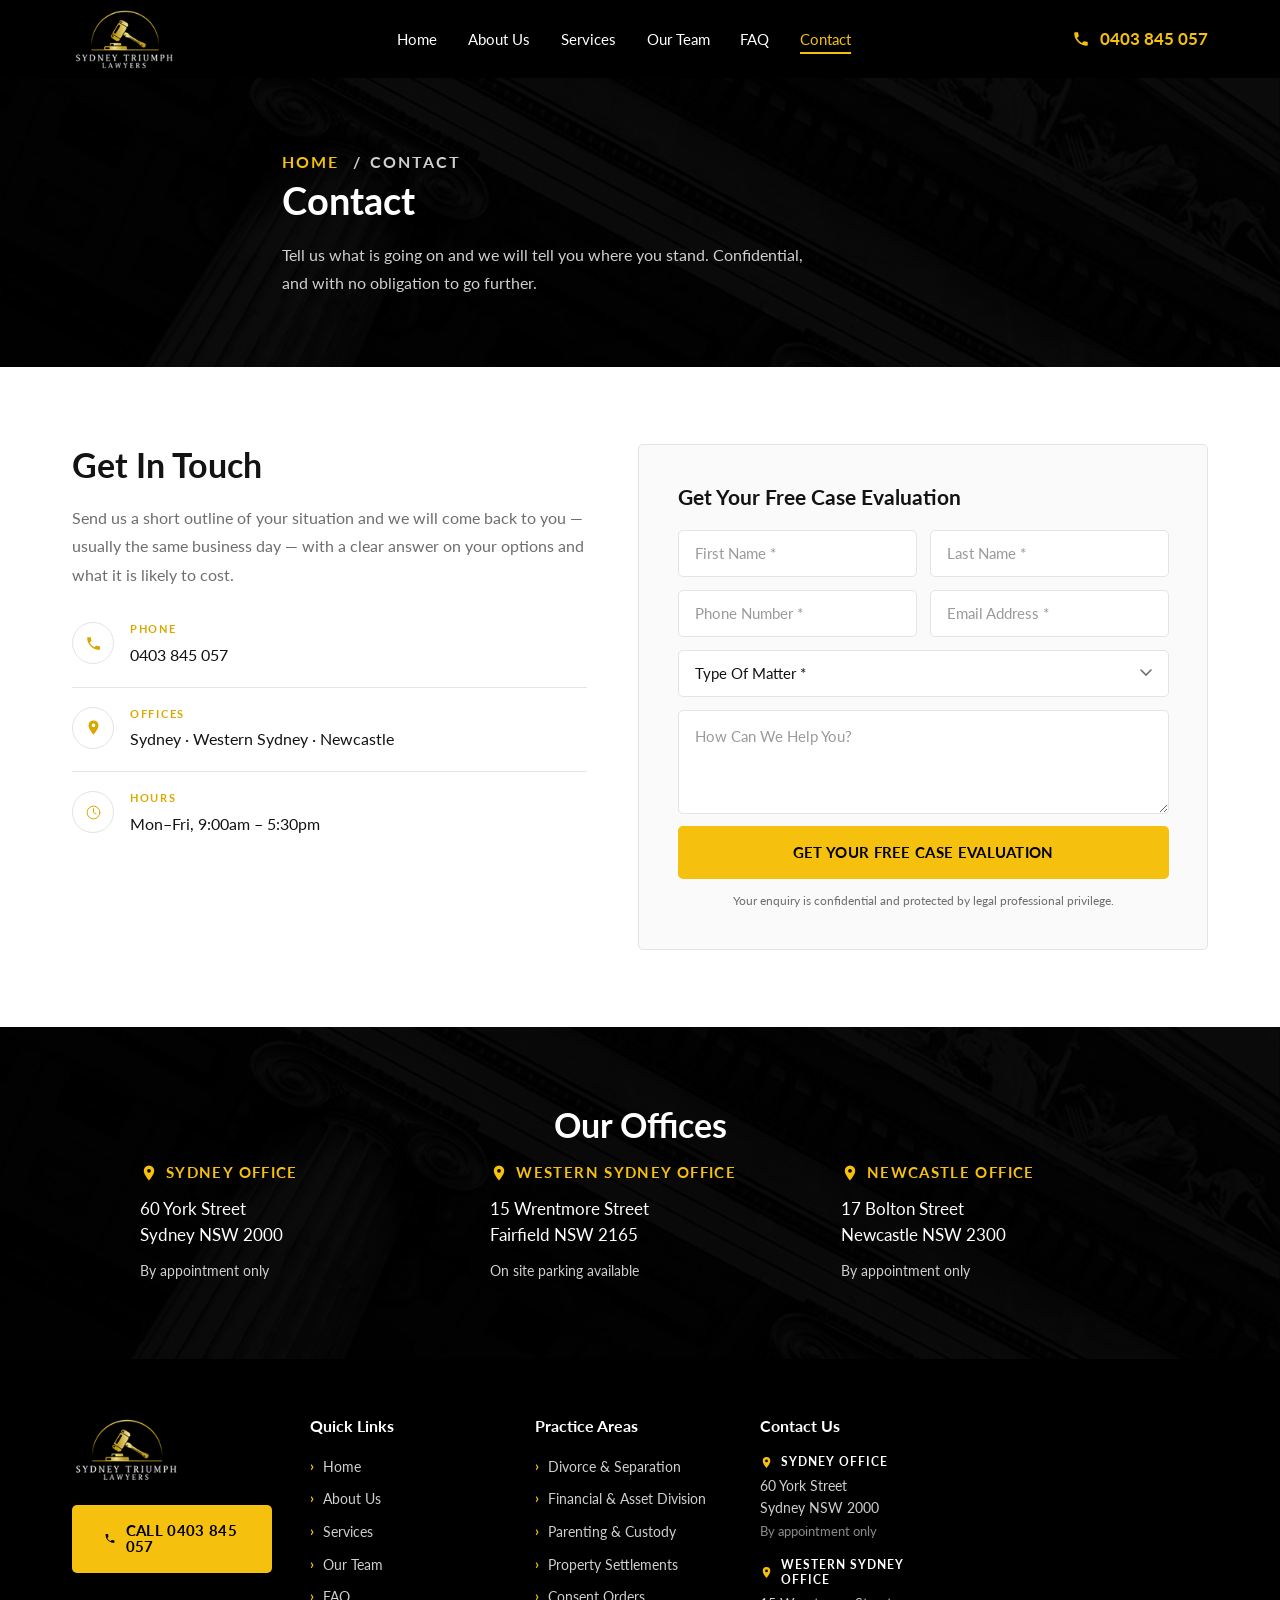
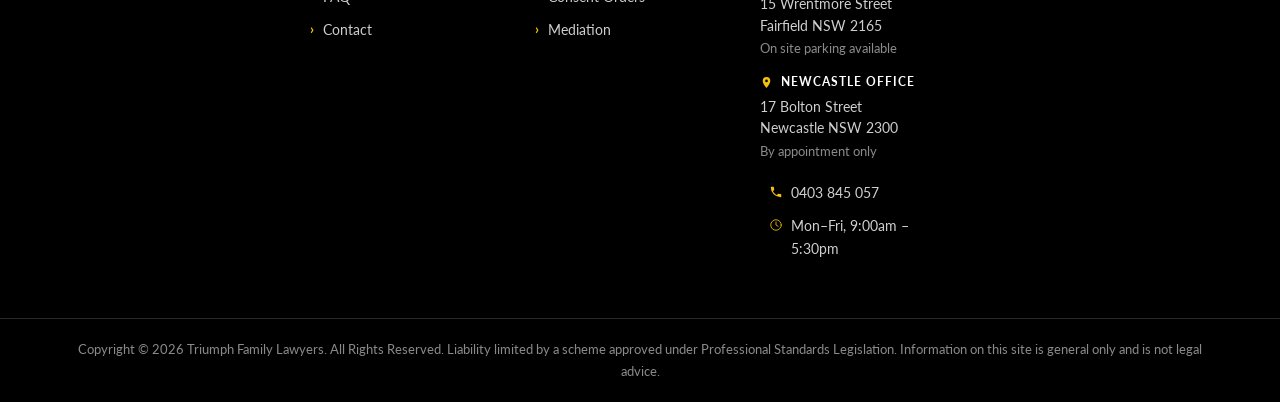
<file: contact/index.html>
<!DOCTYPE html>
<html lang="en-US">
<head>
<meta charset="UTF-8">
<meta name="viewport" content="width=device-width, initial-scale=1">
<link rel="profile" href="https://gmpg.org/xfn/11">
<title>Contact &#8211; Triumph Family Lawyers</title>
<meta name='robots' content='max-image-preview:large' />
<meta name="robots" content="noindex, nofollow, noarchive">
<link rel='dns-prefetch' href='http://fonts.googleapis.com/' />
<link href='https://fonts.gstatic.com' crossorigin rel='preconnect' />
<style id="wp-img-auto-sizes-contain-inline-css">
img:is([sizes=auto i],[sizes^="auto," i]){contain-intrinsic-size:3000px 1500px}
/*# sourceURL=wp-img-auto-sizes-contain-inline-css */
</style>
<style id="wp-emoji-styles-inline-css">

	img.wp-smiley, img.emoji {
		display: inline !important;
		border: none !important;
		box-shadow: none !important;
		height: 1em !important;
		width: 1em !important;
		margin: 0 0.07em !important;
		vertical-align: -0.1em !important;
		background: none !important;
		padding: 0 !important;
	}
/*# sourceURL=wp-emoji-styles-inline-css */
</style>
<style id="wp-block-library-inline-css">
/**
 * Colors
 */
/**
 * Typography
 */
/**
 * SCSS Variables.
 *
 * Please use variables from this sheet to ensure consistency across the UI.
 * Don't add to this sheet unless you're pretty sure the value will be reused in many places.
 * For example, don't add rules to this sheet that affect block visuals. It's purely for UI.
 */
/**
 * Fonts & basic variables.
 */
/**
 * Typography
 */
/**
 * Grid System.
 * https://make.wordpress.org/design/2019/10/31/proposal-a-consistent-spacing-system-for-wordpress/
 */
/**
 * Radius scale.
 */
/**
 * Elevation scale.
 */
/**
 * Dimensions.
 */
/**
 * Mobile specific styles
 */
/**
 * Editor styles.
 */
/**
 * Block & Editor UI.
 */
/**
 * Block paddings.
 */
/**
 * React Native specific.
 * These variables do not appear to be used anywhere else.
 */
/**
 * Breakpoints & Media Queries
 */
/**
*  Converts a hex value into the rgb equivalent.
*
* @param {string} hex - the hexadecimal value to convert
* @return {string} comma separated rgb values
*/
/**
 * Long content fade mixin
 *
 * Creates a fading overlay to signify that the content is longer
 * than the space allows.
 */
/**
 * Breakpoint mixins
 */
/**
 * Focus styles.
 */
/**
 * Standard focus rings for the WordPress Design System.
 *
 * Apply `outset-ring__focus` inside the relevant pseudo-class at the call site,
 * e.g. `&:focus { @include outset-ring__focus(); }`.
 */
/**
 * Applies editor left position to the selector passed as argument
 */
/**
 * Styles that are reused verbatim in a few places
 */
/**
 * Allows users to opt-out of animations via OS-level preferences.
 */
/**
 * Reset default styles for JavaScript UI based pages.
 * This is a WP-admin agnostic reset
 */
/**
 * Reset the WP Admin page styles for Gutenberg-like pages.
 */
/**
 * Creates a checkerboard pattern background to indicate transparency.
 * @param {String} $size - The size of the squares in the checkerboard pattern. Default is 12px.
 */
:root {
  --wp-block-synced-color: #7a00df;
  --wp-block-synced-color--rgb: 122, 0, 223;
  --wp-bound-block-color: var(--wp-block-synced-color);
  --wp-editor-canvas-background: #ddd;
  --wp-admin-theme-color: #007cba;
  --wp-admin-theme-color--rgb: 0, 124, 186;
  --wp-admin-theme-color-darker-10: rgb(0, 107, 160.5);
  --wp-admin-theme-color-darker-10--rgb: 0, 107, 160.5;
  --wp-admin-theme-color-darker-20: #005a87;
  --wp-admin-theme-color-darker-20--rgb: 0, 90, 135;
  --wp-admin-border-width-focus: 2px;
}
@media (min-resolution: 192dpi) {
  :root {
    --wp-admin-border-width-focus: 1.5px;
  }
}

/**
 * Element styles.
 */
.wp-element-button {
  cursor: pointer;
}

:root .has-very-light-gray-background-color {
  background-color: #eee;
}
:root .has-very-dark-gray-background-color {
  background-color: #313131;
}
:root .has-very-light-gray-color {
  color: #eee;
}
:root .has-very-dark-gray-color {
  color: #313131;
}
:root {
  /* stylelint-disable @stylistic/function-comma-space-after -- We can not use spacing because of WP multi site kses rule. */
}
:root .has-vivid-green-cyan-to-vivid-cyan-blue-gradient-background {
  background: linear-gradient(135deg, rgb(0, 208, 132) 0%, rgb(6, 147, 227) 100%);
}
:root .has-purple-crush-gradient-background {
  background: linear-gradient(135deg, rgb(52, 226, 228) 0%, rgb(71, 33, 251) 50%, rgb(171, 29, 254) 100%);
}
:root .has-hazy-dawn-gradient-background {
  background: linear-gradient(135deg, rgb(250, 172, 168) 0%, rgb(218, 208, 236) 100%);
}
:root .has-subdued-olive-gradient-background {
  background: linear-gradient(135deg, rgb(250, 250, 225) 0%, rgb(103, 166, 113) 100%);
}
:root .has-atomic-cream-gradient-background {
  background: linear-gradient(135deg, rgb(253, 215, 154) 0%, rgb(0, 74, 89) 100%);
}
:root .has-nightshade-gradient-background {
  background: linear-gradient(135deg, rgb(51, 9, 104) 0%, rgb(49, 205, 207) 100%);
}
:root .has-midnight-gradient-background {
  background: linear-gradient(135deg, rgb(2, 3, 129) 0%, rgb(40, 116, 252) 100%);
}
:root {
  /* stylelint-enable @stylistic/function-comma-space-after */
  --wp--preset--font-size--normal: 16px;
  --wp--preset--font-size--huge: 42px;
}

.has-regular-font-size {
  font-size: 1em;
}

.has-larger-font-size {
  font-size: 2.625em;
}

.has-normal-font-size {
  font-size: var(--wp--preset--font-size--normal);
}

.has-huge-font-size {
  font-size: var(--wp--preset--font-size--huge);
}

:root .has-text-align-center {
  text-align: center;
}

:root .has-text-align-left {
  /*rtl:ignore*/
  text-align: left;
}

:root .has-text-align-right {
  /*rtl:ignore*/
  text-align: right;
}

.has-fit-text {
  white-space: nowrap !important;
}

#end-resizable-editor-section {
  display: none;
}

.aligncenter {
  clear: both;
}

.items-justified-left {
  justify-content: flex-start;
}

.items-justified-center {
  justify-content: center;
}

.items-justified-right {
  justify-content: flex-end;
}

.items-justified-space-between {
  justify-content: space-between;
}

.screen-reader-text {
  border: 0;
  clip-path: inset(50%);
  height: 1px;
  margin: -1px;
  overflow: hidden;
  padding: 0;
  position: absolute;
  width: 1px;
  word-wrap: normal !important;
  word-break: normal !important;
}

.screen-reader-text:focus {
  background-color: #ddd;
  clip-path: none;
  color: #444;
  display: block;
  font-size: 1em;
  height: auto;
  left: 5px;
  line-height: normal;
  padding: 15px 23px 14px;
  text-decoration: none;
  top: 5px;
  width: auto;
  z-index: 100000;
}

/**
 * The following provide a simple means of applying a default border style when
 * a user first makes a selection in the border block support panel.
 * This prevents issues such as where the user could set a border width
 * and see no border due there being no border style set.
 *
 * This is intended to be removed once intelligent defaults can be set while
 * making border selections via the block support.
 *
 * See: https://github.com/WordPress/gutenberg/pull/33743
 */
html :where(.has-border-color) {
  border-style: solid;
}

html :where([style^=border-color],
[style*=";border-color"],
[style*="; border-color"]) {
  border-style: solid;
}

html :where([style^=border-top-color],
[style*=";border-top-color"],
[style*="; border-top-color"]) {
  border-top-style: solid;
}

html :where([style^=border-right-color],
[style*=";border-right-color"],
[style*="; border-right-color"]) {
  /*rtl:ignore*/
  border-right-style: solid;
}

html :where([style^=border-bottom-color],
[style*=";border-bottom-color"],
[style*="; border-bottom-color"]) {
  border-bottom-style: solid;
}

html :where([style^=border-left-color],
[style*=";border-left-color"],
[style*="; border-left-color"]) {
  /*rtl:ignore*/
  border-left-style: solid;
}

html :where([style^=border-width],
[style*=";border-width"],
[style*="; border-width"]) {
  border-style: solid;
}

html :where([style^=border-top-width],
[style*=";border-top-width"],
[style*="; border-top-width"]) {
  border-top-style: solid;
}

html :where([style^=border-right-width],
[style*=";border-right-width"],
[style*="; border-right-width"]) {
  /*rtl:ignore*/
  border-right-style: solid;
}

html :where([style^=border-bottom-width],
[style*=";border-bottom-width"],
[style*="; border-bottom-width"]) {
  border-bottom-style: solid;
}

html :where([style^=border-left-width],
[style*=";border-left-width"],
[style*="; border-left-width"]) {
  /*rtl:ignore*/
  border-left-style: solid;
}

/**
 * Provide baseline responsiveness for images.
 */
html :where(img[class*=wp-image-]) {
  height: auto;
  max-width: 100%;
}

/**
 * Reset user agent styles for figure element margins.
 */
:where(figure) {
  margin: 0 0 1em 0;
}

html :where(.is-position-sticky) {
  --wp-admin--admin-bar--position-offset: var(--wp-admin--admin-bar--height, 0px);
}

@media screen and (max-width: 600px) {
  html :where(.is-position-sticky) {
    --wp-admin--admin-bar--position-offset: 0px;
  }
}

/*# sourceURL=/wp-includes/css/dist/block-library/common.css */
</style>
<style id="classic-theme-styles-inline-css">
/**
 * These rules are needed for backwards compatibility.
 * They should match the button element rules in the base theme.json file.
 */
.wp-block-button__link {
	color: #ffffff;
	background-color: #32373c;
	border-radius: 9999px; /* 100% causes an oval, but any explicit but really high value retains the pill shape. */

	/* This needs a low specificity so it won't override the rules from the button element if defined in theme.json. */
	box-shadow: none;
	text-decoration: none;

	/* The extra 2px are added to size solids the same as the outline versions.*/
	padding: calc(0.667em + 2px) calc(1.333em + 2px);

	font-size: 1.125em;
}

.wp-block-file__button {
	background: #32373c;
	color: #ffffff;
	text-decoration: none;
}

/*# sourceURL=/wp-includes/css/classic-themes.css */
</style>

<style id="global-styles-inline-css">
:root{--wp--preset--aspect-ratio--square: 1;--wp--preset--aspect-ratio--4-3: 4/3;--wp--preset--aspect-ratio--3-4: 3/4;--wp--preset--aspect-ratio--3-2: 3/2;--wp--preset--aspect-ratio--2-3: 2/3;--wp--preset--aspect-ratio--16-9: 16/9;--wp--preset--aspect-ratio--9-16: 9/16;--wp--preset--color--black: #000000;--wp--preset--color--cyan-bluish-gray: #abb8c3;--wp--preset--color--white: #ffffff;--wp--preset--color--pale-pink: #f78da7;--wp--preset--color--vivid-red: #cf2e2e;--wp--preset--color--luminous-vivid-orange: #ff6900;--wp--preset--color--luminous-vivid-amber: #fcb900;--wp--preset--color--light-green-cyan: #7bdcb5;--wp--preset--color--vivid-green-cyan: #00d084;--wp--preset--color--pale-cyan-blue: #8ed1fc;--wp--preset--color--vivid-cyan-blue: #0693e3;--wp--preset--color--vivid-purple: #9b51e0;--wp--preset--gradient--vivid-cyan-blue-to-vivid-purple: linear-gradient(135deg,rgb(6,147,227) 0%,rgb(155,81,224) 100%);--wp--preset--gradient--light-green-cyan-to-vivid-green-cyan: linear-gradient(135deg,rgb(122,220,180) 0%,rgb(0,208,130) 100%);--wp--preset--gradient--luminous-vivid-amber-to-luminous-vivid-orange: linear-gradient(135deg,rgb(252,185,0) 0%,rgb(255,105,0) 100%);--wp--preset--gradient--luminous-vivid-orange-to-vivid-red: linear-gradient(135deg,rgb(255,105,0) 0%,rgb(207,46,46) 100%);--wp--preset--gradient--very-light-gray-to-cyan-bluish-gray: linear-gradient(135deg,rgb(238,238,238) 0%,rgb(169,184,195) 100%);--wp--preset--gradient--cool-to-warm-spectrum: linear-gradient(135deg,rgb(74,234,220) 0%,rgb(151,120,209) 20%,rgb(207,42,186) 40%,rgb(238,44,130) 60%,rgb(251,105,98) 80%,rgb(254,248,76) 100%);--wp--preset--gradient--blush-light-purple: linear-gradient(135deg,rgb(255,206,236) 0%,rgb(152,150,240) 100%);--wp--preset--gradient--blush-bordeaux: linear-gradient(135deg,rgb(254,205,165) 0%,rgb(254,45,45) 50%,rgb(107,0,62) 100%);--wp--preset--gradient--luminous-dusk: linear-gradient(135deg,rgb(255,203,112) 0%,rgb(199,81,192) 50%,rgb(65,88,208) 100%);--wp--preset--gradient--pale-ocean: linear-gradient(135deg,rgb(255,245,203) 0%,rgb(182,227,212) 50%,rgb(51,167,181) 100%);--wp--preset--gradient--electric-grass: linear-gradient(135deg,rgb(202,248,128) 0%,rgb(113,206,126) 100%);--wp--preset--gradient--midnight: linear-gradient(135deg,rgb(2,3,129) 0%,rgb(40,116,252) 100%);--wp--preset--font-size--small: 13px;--wp--preset--font-size--medium: 20px;--wp--preset--font-size--large: 36px;--wp--preset--font-size--x-large: 42px;--wp--preset--spacing--20: 0.44rem;--wp--preset--spacing--30: 0.67rem;--wp--preset--spacing--40: 1rem;--wp--preset--spacing--50: 1.5rem;--wp--preset--spacing--60: 2.25rem;--wp--preset--spacing--70: 3.38rem;--wp--preset--spacing--80: 5.06rem;--wp--preset--shadow--natural: 6px 6px 9px rgba(0, 0, 0, 0.2);--wp--preset--shadow--deep: 12px 12px 50px rgba(0, 0, 0, 0.4);--wp--preset--shadow--sharp: 6px 6px 0px rgba(0, 0, 0, 0.2);--wp--preset--shadow--outlined: 6px 6px 0px -3px rgb(255, 255, 255), 6px 6px rgb(0, 0, 0);--wp--preset--shadow--crisp: 6px 6px 0px rgb(0, 0, 0);}.wp-block-button{--wp--preset--dimension--25: 25%;--wp--preset--dimension--50: 50%;--wp--preset--dimension--75: 75%;--wp--preset--dimension--100: 100%;}:where(body) { margin: 0; }:where(.is-layout-flex){gap: 0.5em;}:where(.is-layout-grid){gap: 0.5em;}body .is-layout-flex{display: flex;}.is-layout-flex{flex-wrap: wrap;align-items: center;}.is-layout-flex > :is(*, div){margin: 0;}body .is-layout-grid{display: grid;}.is-layout-grid > :is(*, div){margin: 0;}body{padding-top: 0px;padding-right: 0px;padding-bottom: 0px;padding-left: 0px;}:root :where(.wp-element-button, .wp-block-button__link){background-color: #32373c;border-width: 0;color: #fff;font-family: inherit;font-size: inherit;font-style: inherit;font-weight: inherit;letter-spacing: inherit;line-height: inherit;padding-top: calc(0.667em + 2px);padding-right: calc(1.333em + 2px);padding-bottom: calc(0.667em + 2px);padding-left: calc(1.333em + 2px);text-decoration: none;text-transform: inherit;}.has-black-color{color: var(--wp--preset--color--black) !important;}.has-cyan-bluish-gray-color{color: var(--wp--preset--color--cyan-bluish-gray) !important;}.has-white-color{color: var(--wp--preset--color--white) !important;}.has-pale-pink-color{color: var(--wp--preset--color--pale-pink) !important;}.has-vivid-red-color{color: var(--wp--preset--color--vivid-red) !important;}.has-luminous-vivid-orange-color{color: var(--wp--preset--color--luminous-vivid-orange) !important;}.has-luminous-vivid-amber-color{color: var(--wp--preset--color--luminous-vivid-amber) !important;}.has-light-green-cyan-color{color: var(--wp--preset--color--light-green-cyan) !important;}.has-vivid-green-cyan-color{color: var(--wp--preset--color--vivid-green-cyan) !important;}.has-pale-cyan-blue-color{color: var(--wp--preset--color--pale-cyan-blue) !important;}.has-vivid-cyan-blue-color{color: var(--wp--preset--color--vivid-cyan-blue) !important;}.has-vivid-purple-color{color: var(--wp--preset--color--vivid-purple) !important;}.has-black-background-color{background-color: var(--wp--preset--color--black) !important;}.has-cyan-bluish-gray-background-color{background-color: var(--wp--preset--color--cyan-bluish-gray) !important;}.has-white-background-color{background-color: var(--wp--preset--color--white) !important;}.has-pale-pink-background-color{background-color: var(--wp--preset--color--pale-pink) !important;}.has-vivid-red-background-color{background-color: var(--wp--preset--color--vivid-red) !important;}.has-luminous-vivid-orange-background-color{background-color: var(--wp--preset--color--luminous-vivid-orange) !important;}.has-luminous-vivid-amber-background-color{background-color: var(--wp--preset--color--luminous-vivid-amber) !important;}.has-light-green-cyan-background-color{background-color: var(--wp--preset--color--light-green-cyan) !important;}.has-vivid-green-cyan-background-color{background-color: var(--wp--preset--color--vivid-green-cyan) !important;}.has-pale-cyan-blue-background-color{background-color: var(--wp--preset--color--pale-cyan-blue) !important;}.has-vivid-cyan-blue-background-color{background-color: var(--wp--preset--color--vivid-cyan-blue) !important;}.has-vivid-purple-background-color{background-color: var(--wp--preset--color--vivid-purple) !important;}.has-black-border-color{border-color: var(--wp--preset--color--black) !important;}.has-cyan-bluish-gray-border-color{border-color: var(--wp--preset--color--cyan-bluish-gray) !important;}.has-white-border-color{border-color: var(--wp--preset--color--white) !important;}.has-pale-pink-border-color{border-color: var(--wp--preset--color--pale-pink) !important;}.has-vivid-red-border-color{border-color: var(--wp--preset--color--vivid-red) !important;}.has-luminous-vivid-orange-border-color{border-color: var(--wp--preset--color--luminous-vivid-orange) !important;}.has-luminous-vivid-amber-border-color{border-color: var(--wp--preset--color--luminous-vivid-amber) !important;}.has-light-green-cyan-border-color{border-color: var(--wp--preset--color--light-green-cyan) !important;}.has-vivid-green-cyan-border-color{border-color: var(--wp--preset--color--vivid-green-cyan) !important;}.has-pale-cyan-blue-border-color{border-color: var(--wp--preset--color--pale-cyan-blue) !important;}.has-vivid-cyan-blue-border-color{border-color: var(--wp--preset--color--vivid-cyan-blue) !important;}.has-vivid-purple-border-color{border-color: var(--wp--preset--color--vivid-purple) !important;}.has-vivid-cyan-blue-to-vivid-purple-gradient-background{background: var(--wp--preset--gradient--vivid-cyan-blue-to-vivid-purple) !important;}.has-light-green-cyan-to-vivid-green-cyan-gradient-background{background: var(--wp--preset--gradient--light-green-cyan-to-vivid-green-cyan) !important;}.has-luminous-vivid-amber-to-luminous-vivid-orange-gradient-background{background: var(--wp--preset--gradient--luminous-vivid-amber-to-luminous-vivid-orange) !important;}.has-luminous-vivid-orange-to-vivid-red-gradient-background{background: var(--wp--preset--gradient--luminous-vivid-orange-to-vivid-red) !important;}.has-very-light-gray-to-cyan-bluish-gray-gradient-background{background: var(--wp--preset--gradient--very-light-gray-to-cyan-bluish-gray) !important;}.has-cool-to-warm-spectrum-gradient-background{background: var(--wp--preset--gradient--cool-to-warm-spectrum) !important;}.has-blush-light-purple-gradient-background{background: var(--wp--preset--gradient--blush-light-purple) !important;}.has-blush-bordeaux-gradient-background{background: var(--wp--preset--gradient--blush-bordeaux) !important;}.has-luminous-dusk-gradient-background{background: var(--wp--preset--gradient--luminous-dusk) !important;}.has-pale-ocean-gradient-background{background: var(--wp--preset--gradient--pale-ocean) !important;}.has-electric-grass-gradient-background{background: var(--wp--preset--gradient--electric-grass) !important;}.has-midnight-gradient-background{background: var(--wp--preset--gradient--midnight) !important;}.has-small-font-size{font-size: var(--wp--preset--font-size--small) !important;}.has-medium-font-size{font-size: var(--wp--preset--font-size--medium) !important;}.has-large-font-size{font-size: var(--wp--preset--font-size--large) !important;}.has-x-large-font-size{font-size: var(--wp--preset--font-size--x-large) !important;}
/*# sourceURL=global-styles-inline-css */
</style>

<link rel='stylesheet' id='tfl-fonts-css' href='https://fonts.googleapis.com/css2?family=Lato:ital,wght@0,300;0,400;0,700;0,900;1,400&#038;display=swap' media='all' />
<link rel='stylesheet' id='tfl-theme-css' href='../wp-content/themes/triumph-family-law/assets/css/theme.css' media='all' />
<link rel='stylesheet' id='tfl-wp-css' href='../wp-content/themes/triumph-family-law/assets/css/wordpress.css' media='all' />
<link rel='stylesheet' id='tfl-style-css' href='../wp-content/themes/triumph-family-law/style.css' media='all' />
<meta name="generator" content="WordPress 7.1" />
<link rel="canonical" href="index.html" />
<link rel="icon" href="data:image/svg+xml,%3Csvg%20xmlns%3D%27http%3A%2F%2Fwww.w3.org%2F2000%2Fsvg%27%20viewBox%3D%270%200%2032%2032%27%3E%3Crect%20width%3D%2732%27%20height%3D%2732%27%20fill%3D%27%2523000%27%2F%3E%3Cpath%20d%3D%27M9%2010.5h14M16%2010.5v12%27%20stroke%3D%27%2523F5C00E%27%20stroke-width%3D%272.8%27%20stroke-linecap%3D%27round%27%2F%3E%3C%2Fsvg%3E">
<noscript><style>.rv{opacity:1;transform:none}</style></noscript>
<style id="core-block-supports-inline-css">
/**
 * Core styles: block-supports
 */

/*# sourceURL=core-block-supports-inline-css */
</style>

</head>

<body class="wp-singular page-template page-template-page-templates page-template-template-contact page-template-page-templatestemplate-contact-php page page-id-9 wp-embed-responsive wp-theme-triumph-family-law">

<a class="skip-link sr" href="index.html#content">Skip to content</a>


<header class="masthead">
	<div class="shell masthead__in">

					<a class="logo" href="../index.html" rel="home">
				<img src="../wp-content/themes/triumph-family-law/assets/images/main-logo.png"
				     alt="Triumph Family Lawyers" width="136" height="85">
			</a>
		
		
			<nav id="nav" class="nav" aria-label="Primary"><ul id="menu-primary" class="nav__list"><li id="menu-item-11" class="menu-item menu-item-type-post_type menu-item-object-page menu-item-home menu-item-11"><a href="../index.html">Home</a></li>
<li id="menu-item-12" class="menu-item menu-item-type-post_type menu-item-object-page menu-item-12"><a href="../about-the-firm/index.html">About Us</a></li>
<li id="menu-item-13" class="menu-item menu-item-type-post_type menu-item-object-page menu-item-13"><a href="../family-law-services/index.html">Services</a></li>
<li id="menu-item-14" class="menu-item menu-item-type-post_type menu-item-object-page menu-item-14"><a href="../our-team/index.html">Our Team</a></li>
<li id="menu-item-15" class="menu-item menu-item-type-post_type menu-item-object-page menu-item-15"><a href="../faq/index.html">FAQ</a></li>
<li id="menu-item-16" class="menu-item menu-item-type-post_type menu-item-object-page current-menu-item page_item page-item-9 current_page_item menu-item-16"><a href="index.html" aria-current="page">Contact</a></li>
</ul></nav>
		
		<a class="callnum" href="tel:+61403845057">
			<svg class="" width="18" height="18" viewBox="0 0 24 24" fill="currentColor" aria-hidden="true" focusable="false"><path d="M6.6 10.8a15.1 15.1 0 0 0 6.6 6.6l2.2-2.2c.3-.3.7-.4 1-.2 1.1.4 2.3.6 3.6.6.6 0 1 .4 1 1V20c0 .6-.4 1-1 1A17 17 0 0 1 3 4c0-.6.4-1 1-1h3.4c.6 0 1 .4 1 1 0 1.2.2 2.4.6 3.6.1.3 0 .7-.2 1l-2.2 2.2z"/></svg>			0403 845 057		</a>

					<button class="burger" type="button" aria-label="Menu" aria-expanded="false" aria-controls="nav">
				<span></span><span></span><span></span>
			</button>
		
	</div>
</header>

<main id="content">

<section class="banner" style="background-image:url('../wp-content/themes/triumph-family-law/assets/images/sections-bg.jpg')">
	<div class="shell banner__in">
					<p class="crumbs">
				<a href="../index.html">Home</a>
				<span>/</span>Contact			</p>
		
		<h1>Contact</h1>

					<p>Tell us what is going on and we will tell you where you stand. Confidential, and with no obligation to go further.</p>
			</div>
</section>

<section class="band" id="enquiry">
	<div class="shell split split--wide">

		<div class="rv">
			<h2 class="h2" style="text-align:left">Get In Touch</h2>

			<p style="color:var(--grey);line-height:1.8">
				Send us a short outline of your situation and we will come back to you — usually the same business day — with a clear answer on your options and what it is likely to cost.			</p>

			<div class="deets">

				<div class="deet">
					<span class="deet__ico"><svg class="" width="17" height="17" viewBox="0 0 24 24" fill="currentColor" aria-hidden="true" focusable="false"><path d="M6.6 10.8a15.1 15.1 0 0 0 6.6 6.6l2.2-2.2c.3-.3.7-.4 1-.2 1.1.4 2.3.6 3.6.6.6 0 1 .4 1 1V20c0 .6-.4 1-1 1A17 17 0 0 1 3 4c0-.6.4-1 1-1h3.4c.6 0 1 .4 1 1 0 1.2.2 2.4.6 3.6.1.3 0 .7-.2 1l-2.2 2.2z"/></svg></span>
					<div>
						<h4>Phone</h4>
						<p><a href="tel:+61403845057">0403 845 057</a></p>
					</div>
				</div>

				
									<div class="deet">
						<span class="deet__ico"><svg class="" width="17" height="17" viewBox="0 0 24 24" fill="currentColor" aria-hidden="true" focusable="false"><path d="M12 2a7 7 0 0 0-7 7c0 5.2 7 13 7 13s7-7.8 7-13a7 7 0 0 0-7-7zm0 9.5A2.5 2.5 0 1 1 12 6.5a2.5 2.5 0 0 1 0 5z"/></svg></span>
						<div>
							<h4>Offices</h4>
							<p>
								Sydney · Western Sydney · Newcastle							</p>
						</div>
					</div>
				
									<div class="deet">
						<span class="deet__ico"><svg class="" width="17" height="17" viewBox="0 0 24 24" fill="none" stroke="currentColor" stroke-width="1.4" stroke-linecap="round" stroke-linejoin="round" aria-hidden="true" focusable="false"><circle cx="12" cy="12" r="9"/><path d="M12 6.6V12l3.6 2.2"/></svg></span>
						<div>
							<h4>Hours</h4>
							<p>
								Mon–Fri, 9:00am – 5:30pm															</p>
						</div>
					</div>
				
			</div>
		</div>

		<div class="formwrap rv rv-d1">
			<h3 style="margin-bottom:1.2rem">Get Your Free Case Evaluation</h3>
				<form class="form" action="#" method="post" data-enquiry novalidate>

		<input type="hidden" name="action" value="tfl_enquiry">
		<input type="hidden" name="tfl_source" value="contact-page">
		<input type="hidden" name="tfl_redirect" value="#">
		<input type="hidden" id="tfl_nonce" name="tfl_nonce" value="4b517754ae" /><input type="hidden" name="_wp_http_referer" value="/contact/" />
				<div class="tfl-hp" aria-hidden="true">
			<label for="ct-website">Website</label>
			<input id="ct-website" type="text" name="tfl_website" tabindex="-1" autocomplete="off">
		</div>

		<div class="form__ok" role="status">
			Thank you — your enquiry has been sent. One of our family lawyers will contact you shortly.			For urgent matters call 0403 845 057.		</div>

		
		<div class="form__row">
			<label class="sr" for="ct-first">First name</label>
			<input id="ct-first" name="first_name" type="text" placeholder="First Name *" autocomplete="given-name" required>

			<label class="sr" for="ct-last">Last name</label>
			<input id="ct-last" name="last_name" type="text" placeholder="Last Name *" autocomplete="family-name" required>
		</div>

		<div class="form__row">
			<label class="sr" for="ct-phone">Phone number</label>
			<input id="ct-phone" name="phone" type="tel" placeholder="Phone Number *" autocomplete="tel" required>

			<label class="sr" for="ct-email">Email address</label>
			<input id="ct-email" name="email" type="email" placeholder="Email Address *" autocomplete="email" required>
		</div>

		<label class="sr" for="ct-matter">Type of matter</label>
		<select id="ct-matter" name="matter" required>
			<option value="" selected disabled>Type Of Matter *</option>
							<option value="Divorce &amp; Separation">Divorce &amp; Separation</option>
							<option value="Parenting &amp; Custody">Parenting &amp; Custody</option>
							<option value="Property Settlement">Property Settlement</option>
							<option value="Financial &amp; Asset Division">Financial &amp; Asset Division</option>
							<option value="Consent Orders">Consent Orders</option>
							<option value="Mediation">Mediation</option>
							<option value="Apprehended Violence Order">Apprehended Violence Order</option>
							<option value="Other / Not Sure">Other / Not Sure</option>
					</select>

		<label class="sr" for="ct-msg">How can we help</label>
		<textarea id="ct-msg" name="message" placeholder="How Can We Help You?" required></textarea>

		<button class="btn btn--gold btn--wide" type="submit" data-label="Get Your Free Case Evaluation">Get Your Free Case Evaluation</button>

					<p class="form__privacy">Your enquiry is confidential and protected by legal professional privilege.</p>
			</form>
			</div>

	</div>
</section>



<section class="band offices band--dark"
			style="background-image:url('../wp-content/themes/triumph-family-law/assets/images/sections-bg.jpg')"
	>
	<div class="shell">
					<h2 class="h2 rv">Our Offices</h2>
		
		<div class="offices__grid offices__grid--3">
							<div class="office rv rv-d0">
					<h3 class="office__name">
						<svg class="office__pin" width="18" height="18" viewBox="0 0 24 24" fill="currentColor" aria-hidden="true" focusable="false"><path d="M12 2a7 7 0 0 0-7 7c0 5.2 7 13 7 13s7-7.8 7-13a7 7 0 0 0-7-7zm0 9.5A2.5 2.5 0 1 1 12 6.5a2.5 2.5 0 0 1 0 5z"/></svg>						Sydney Office					</h3>

											<p class="office__address">60 York Street<br />
Sydney NSW 2000</p>
					
											<p class="office__note">By appointment only</p>
									</div>
							<div class="office rv rv-d1">
					<h3 class="office__name">
						<svg class="office__pin" width="18" height="18" viewBox="0 0 24 24" fill="currentColor" aria-hidden="true" focusable="false"><path d="M12 2a7 7 0 0 0-7 7c0 5.2 7 13 7 13s7-7.8 7-13a7 7 0 0 0-7-7zm0 9.5A2.5 2.5 0 1 1 12 6.5a2.5 2.5 0 0 1 0 5z"/></svg>						Western Sydney Office					</h3>

											<p class="office__address">15 Wrentmore Street<br />
Fairfield NSW 2165</p>
					
											<p class="office__note">On site parking available</p>
									</div>
							<div class="office rv rv-d2">
					<h3 class="office__name">
						<svg class="office__pin" width="18" height="18" viewBox="0 0 24 24" fill="currentColor" aria-hidden="true" focusable="false"><path d="M12 2a7 7 0 0 0-7 7c0 5.2 7 13 7 13s7-7.8 7-13a7 7 0 0 0-7-7zm0 9.5A2.5 2.5 0 1 1 12 6.5a2.5 2.5 0 0 1 0 5z"/></svg>						Newcastle Office					</h3>

											<p class="office__address">17 Bolton Street<br />
Newcastle NSW 2300</p>
					
											<p class="office__note">By appointment only</p>
									</div>
					</div>
	</div>
</section>



</main><!-- #content -->


	<footer class="foot">
		<div class="shell foot__grid">

			<div class="foot__brand">
									<img src="../wp-content/themes/triumph-family-law/assets/images/main-logo.png"
					     alt="Triumph Family Lawyers" width="136" height="85" loading="lazy">
				
				<a class="btn btn--gold" href="tel:+61403845057">
					<svg class="" width="15" height="15" viewBox="0 0 24 24" fill="currentColor" aria-hidden="true" focusable="false"><path d="M6.6 10.8a15.1 15.1 0 0 0 6.6 6.6l2.2-2.2c.3-.3.7-.4 1-.2 1.1.4 2.3.6 3.6.6.6 0 1 .4 1 1V20c0 .6-.4 1-1 1A17 17 0 0 1 3 4c0-.6.4-1 1-1h3.4c.6 0 1 .4 1 1 0 1.2.2 2.4.6 3.6.1.3 0 .7-.2 1l-2.2 2.2z"/></svg>					Call 0403 845 057				</a>
			</div>

			<div>
				<h4>Quick Links</h4>
				<ul id="menu-footer-links" class=""><li id="menu-item-17" class="menu-item menu-item-type-post_type menu-item-object-page menu-item-home menu-item-17"><a href="../index.html">Home</a></li>
<li id="menu-item-18" class="menu-item menu-item-type-post_type menu-item-object-page menu-item-18"><a href="../about-the-firm/index.html">About Us</a></li>
<li id="menu-item-19" class="menu-item menu-item-type-post_type menu-item-object-page menu-item-19"><a href="../family-law-services/index.html">Services</a></li>
<li id="menu-item-20" class="menu-item menu-item-type-post_type menu-item-object-page menu-item-20"><a href="../our-team/index.html">Our Team</a></li>
<li id="menu-item-21" class="menu-item menu-item-type-post_type menu-item-object-page menu-item-21"><a href="../faq/index.html">FAQ</a></li>
<li id="menu-item-22" class="menu-item menu-item-type-post_type menu-item-object-page current-menu-item page_item page-item-9 current_page_item menu-item-22"><a href="index.html" aria-current="page">Contact</a></li>
</ul>			</div>

			<div>
				<h4>Practice Areas</h4>
				<ul><li><a href="../family-law-services/index.html#divorce-and-separation">Divorce &amp; Separation</a></li><li><a href="../family-law-services/index.html#financial-and-asset-division">Financial &amp; Asset Division</a></li><li><a href="../family-law-services/index.html#parenting-and-custody">Parenting &amp; Custody</a></li><li><a href="../family-law-services/index.html#property-settlements">Property Settlements</a></li><li><a href="../family-law-services/index.html#consent-orders">Consent Orders</a></li><li><a href="../family-law-services/index.html#mediation">Mediation</a></li></ul>			</div>

			<div>
				<h4>Contact Us</h4>
									<div class="foot__offices">
													<div class="office">
								<h4 class="office__name">
									<svg class="office__pin" width="13" height="13" viewBox="0 0 24 24" fill="currentColor" aria-hidden="true" focusable="false"><path d="M12 2a7 7 0 0 0-7 7c0 5.2 7 13 7 13s7-7.8 7-13a7 7 0 0 0-7-7zm0 9.5A2.5 2.5 0 1 1 12 6.5a2.5 2.5 0 0 1 0 5z"/></svg>									Sydney Office								</h4>
																	<p class="office__address">60 York Street<br />
Sydney NSW 2000</p>
																									<p class="office__note">By appointment only</p>
															</div>
													<div class="office">
								<h4 class="office__name">
									<svg class="office__pin" width="13" height="13" viewBox="0 0 24 24" fill="currentColor" aria-hidden="true" focusable="false"><path d="M12 2a7 7 0 0 0-7 7c0 5.2 7 13 7 13s7-7.8 7-13a7 7 0 0 0-7-7zm0 9.5A2.5 2.5 0 1 1 12 6.5a2.5 2.5 0 0 1 0 5z"/></svg>									Western Sydney Office								</h4>
																	<p class="office__address">15 Wrentmore Street<br />
Fairfield NSW 2165</p>
																									<p class="office__note">On site parking available</p>
															</div>
													<div class="office">
								<h4 class="office__name">
									<svg class="office__pin" width="13" height="13" viewBox="0 0 24 24" fill="currentColor" aria-hidden="true" focusable="false"><path d="M12 2a7 7 0 0 0-7 7c0 5.2 7 13 7 13s7-7.8 7-13a7 7 0 0 0-7-7zm0 9.5A2.5 2.5 0 1 1 12 6.5a2.5 2.5 0 0 1 0 5z"/></svg>									Newcastle Office								</h4>
																	<p class="office__address">17 Bolton Street<br />
Newcastle NSW 2300</p>
																									<p class="office__note">By appointment only</p>
															</div>
											</div>
				
				<ul style="margin-top:1.2rem">
					<li class="foot__li--icon">
						<svg class="foot__ico" width="14" height="14" viewBox="0 0 24 24" fill="currentColor" aria-hidden="true" focusable="false"><path d="M6.6 10.8a15.1 15.1 0 0 0 6.6 6.6l2.2-2.2c.3-.3.7-.4 1-.2 1.1.4 2.3.6 3.6.6.6 0 1 .4 1 1V20c0 .6-.4 1-1 1A17 17 0 0 1 3 4c0-.6.4-1 1-1h3.4c.6 0 1 .4 1 1 0 1.2.2 2.4.6 3.6.1.3 0 .7-.2 1l-2.2 2.2z"/></svg>						<a href="tel:+61403845057">0403 845 057</a>
					</li>

					
											<li class="foot__li--icon">
							<svg class="foot__ico" width="14" height="14" viewBox="0 0 24 24" fill="none" stroke="currentColor" stroke-width="1.4" stroke-linecap="round" stroke-linejoin="round" aria-hidden="true" focusable="false"><circle cx="12" cy="12" r="9"/><path d="M12 6.6V12l3.6 2.2"/></svg>							<span>Mon–Fri, 9:00am – 5:30pm</span>
						</li>
					
									</ul>
			</div>

		</div>

		<div class="foot__legal">
			<div class="shell">
				Copyright &copy; 2026 Triumph Family Lawyers. All Rights Reserved.				Liability limited by a scheme approved under Professional Standards Legislation.				Information on this site is general only and is not legal advice.			</div>
		</div>
	</footer>


<script type="speculationrules">
{"prefetch":[{"source":"document","where":{"and":[{"href_matches":"/*"},{"not":{"href_matches":["/wp-*.php","/wp-admin/*","/wp-content/uploads/*","/wp-content/*","/wp-content/plugins/*","/wp-content/themes/triumph-family-law/*","/*\\?(.+)"]}},{"not":{"selector_matches":"a[rel~=\"nofollow\"]"}},{"not":{"selector_matches":".no-prefetch, .no-prefetch a"}}]},"eagerness":"conservative"}]}
</script>
<script id="tfl-main-js" src="../wp-content/themes/triumph-family-law/assets/js/main.js"></script>


<script>
(function(){
  document.querySelectorAll('form[data-enquiry]').forEach(function(f){
    f.setAttribute('action','#');
    f.addEventListener('submit', function(e){
      e.preventDefault();
      e.stopImmediatePropagation();
      var ok = f.querySelector('.form__ok');
      if(ok){
        ok.textContent = 'This is a static preview, so the form is inactive here. On the live site this sends an email to the firm straight away.';
        ok.classList.add('is-on');
        ok.scrollIntoView({behavior:'smooth',block:'center'});
      }
    }, true);
  });
})();
</script>
	</body>
</html>
</file>
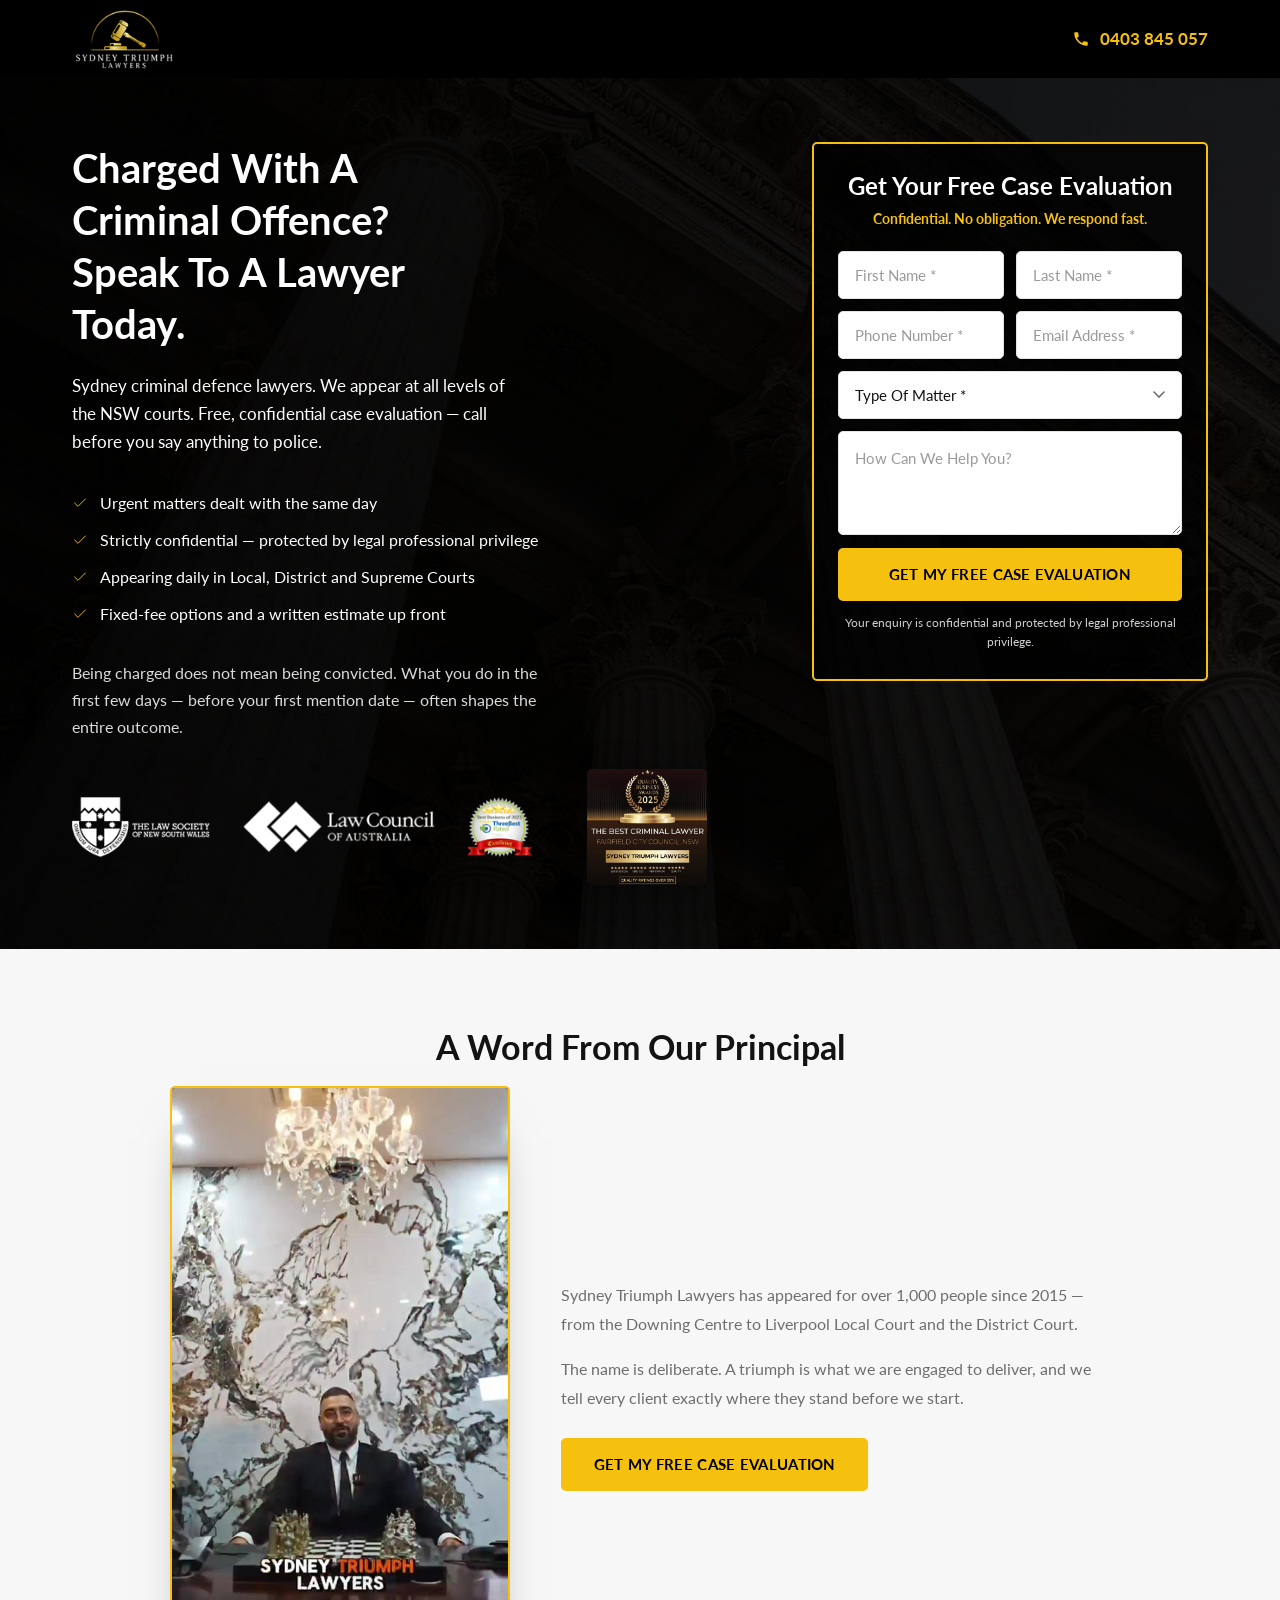
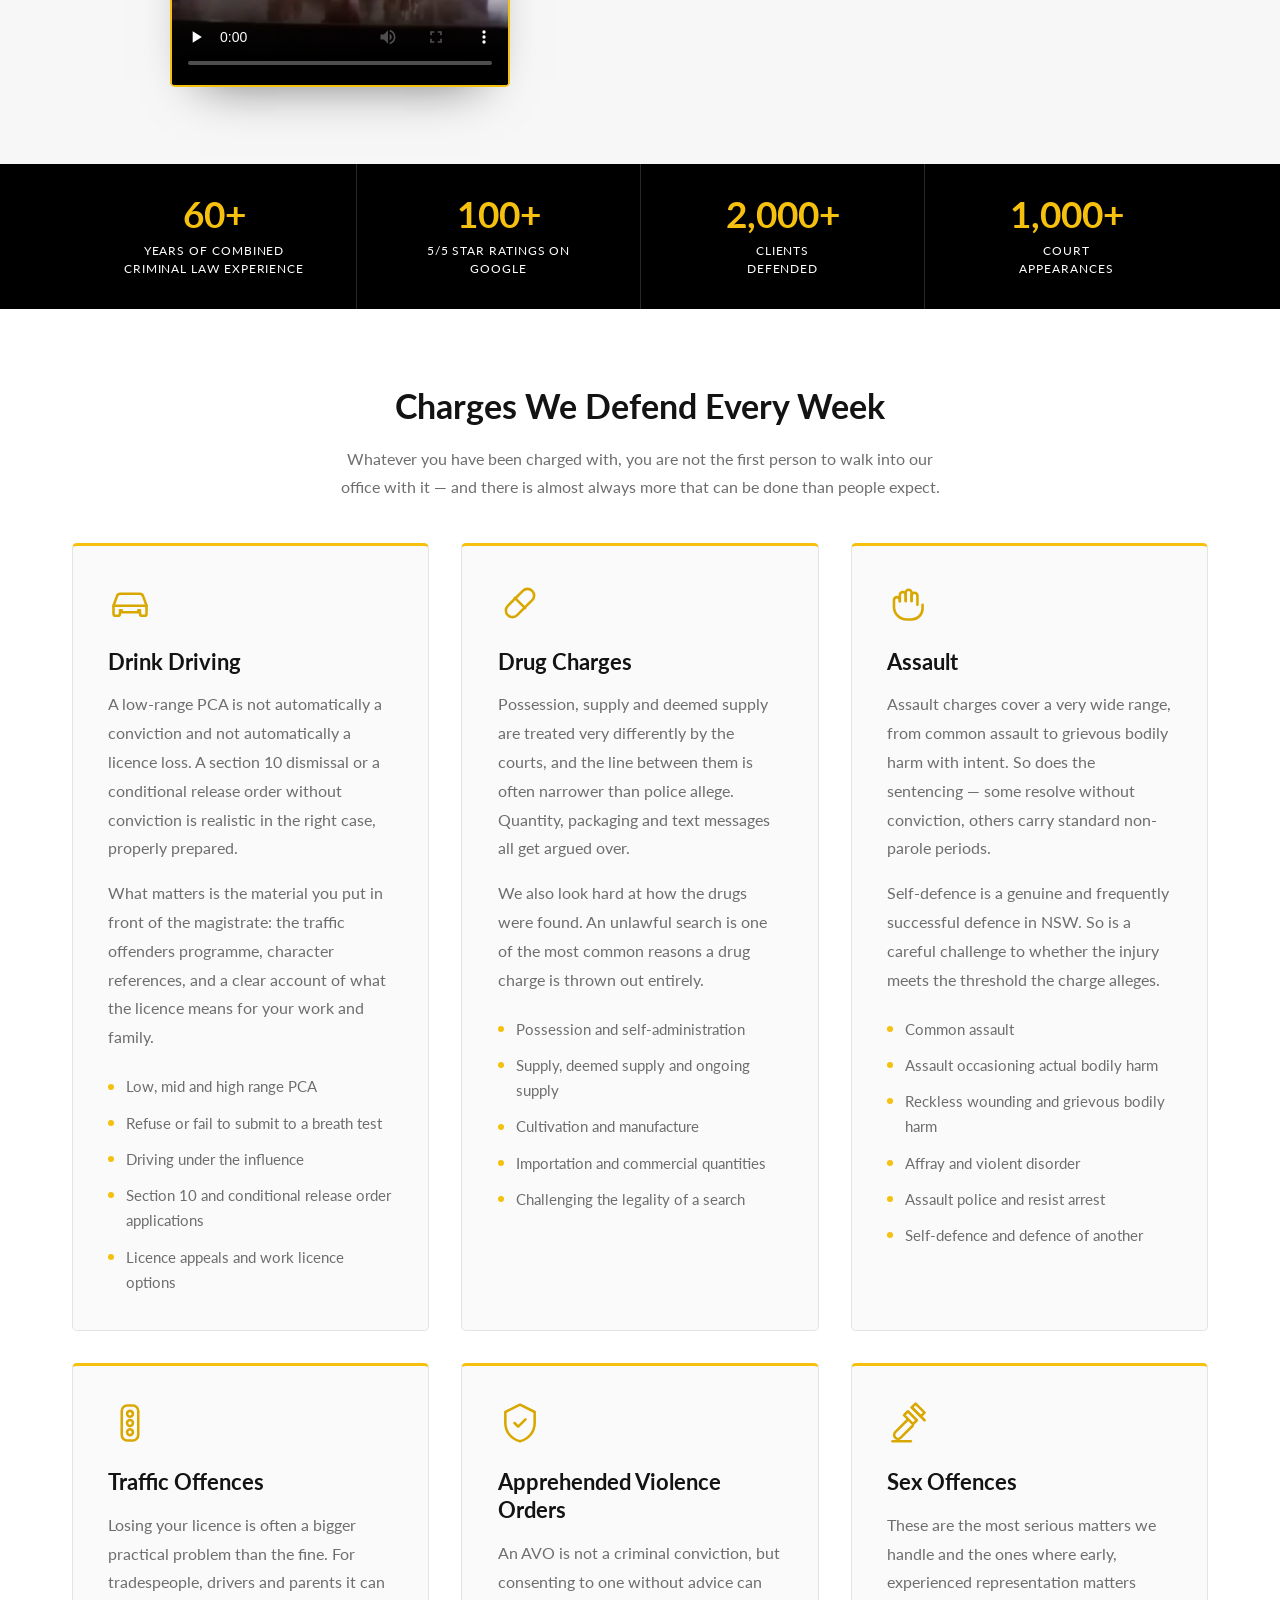
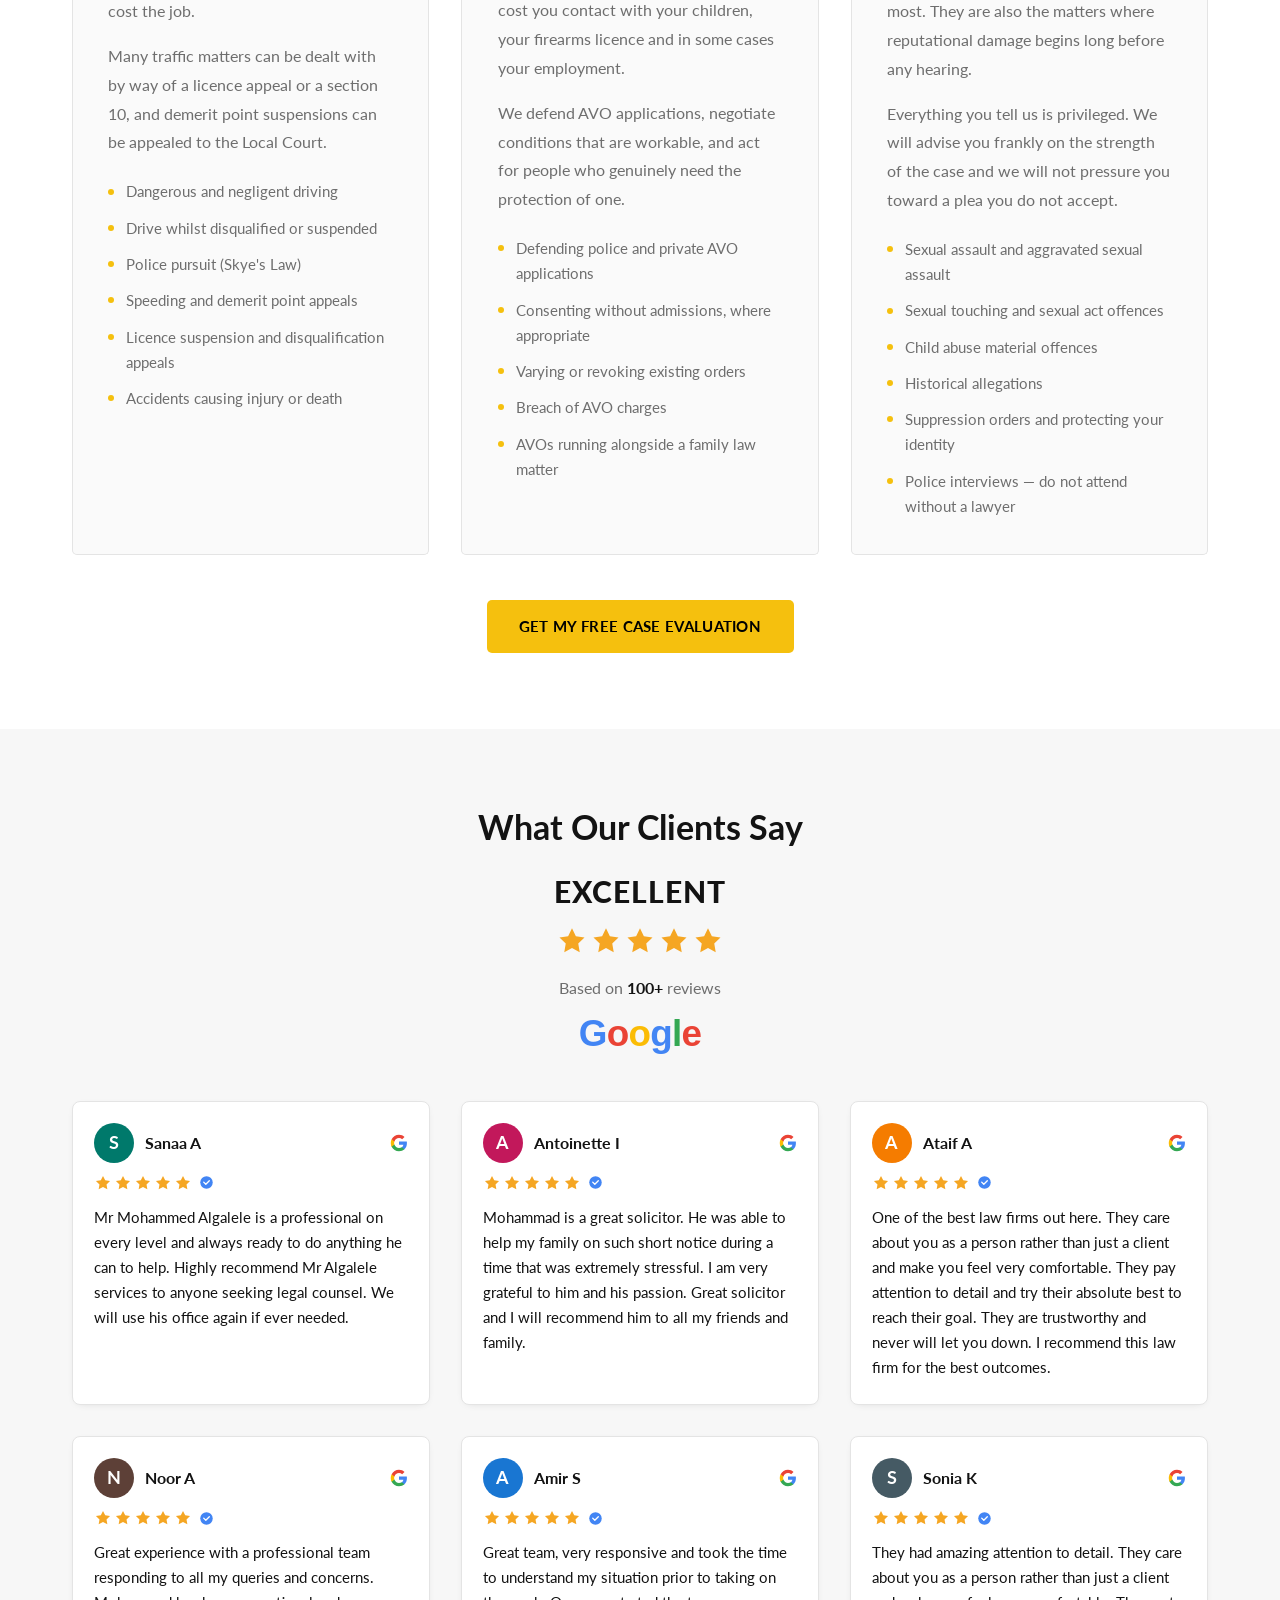
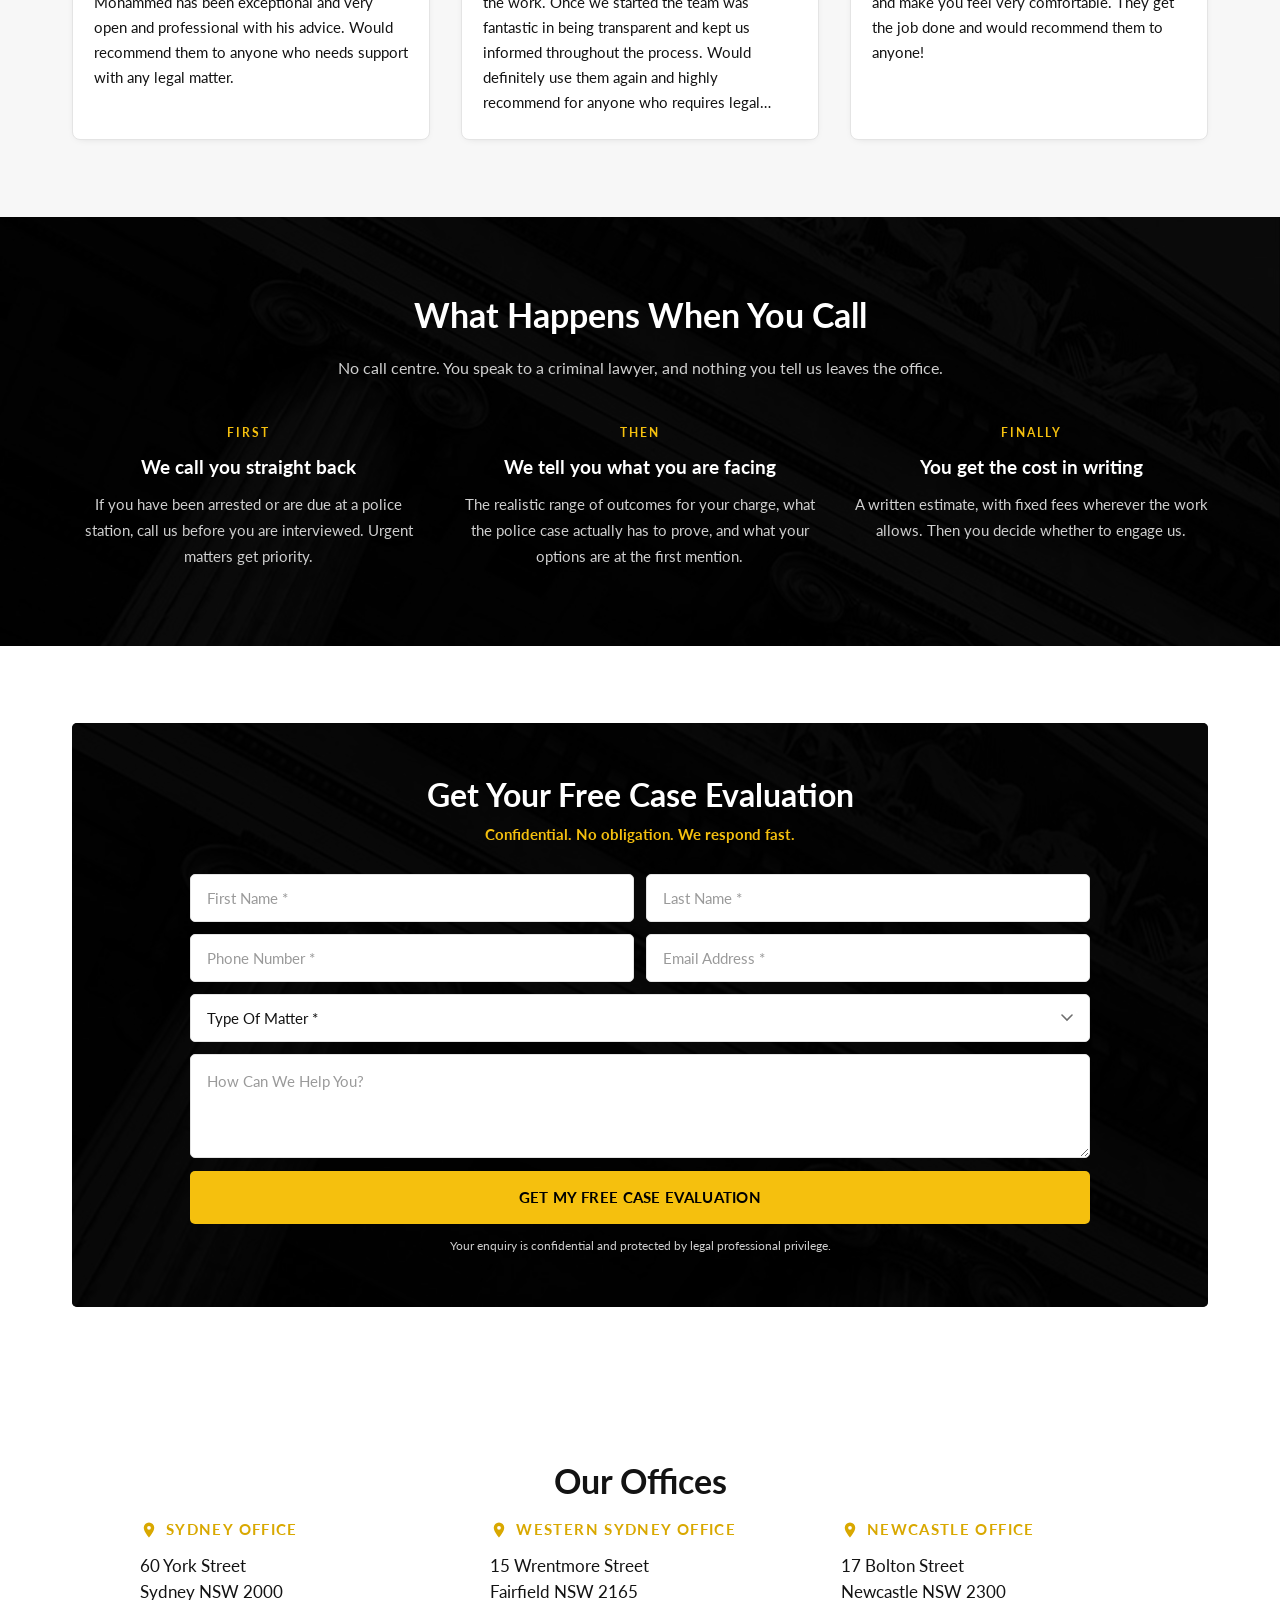
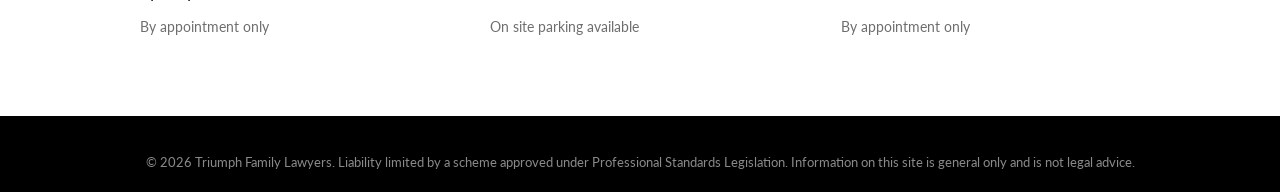
<file: criminal-law/index.html>
<!DOCTYPE html>
<html lang="en-US">
<head>
<meta charset="UTF-8">
<meta name="viewport" content="width=device-width, initial-scale=1">
<link rel="profile" href="https://gmpg.org/xfn/11">
<title>Criminal Lawyers Sydney &#8211; Triumph Family Lawyers</title>
<meta name='robots' content='max-image-preview:large' />
<meta name="robots" content="noindex, nofollow, noarchive">
<link rel='dns-prefetch' href='http://fonts.googleapis.com/' />
<link href='https://fonts.gstatic.com' crossorigin rel='preconnect' />
<style id="wp-img-auto-sizes-contain-inline-css">
img:is([sizes=auto i],[sizes^="auto," i]){contain-intrinsic-size:3000px 1500px}
/*# sourceURL=wp-img-auto-sizes-contain-inline-css */
</style>
<style id="wp-emoji-styles-inline-css">

	img.wp-smiley, img.emoji {
		display: inline !important;
		border: none !important;
		box-shadow: none !important;
		height: 1em !important;
		width: 1em !important;
		margin: 0 0.07em !important;
		vertical-align: -0.1em !important;
		background: none !important;
		padding: 0 !important;
	}
/*# sourceURL=wp-emoji-styles-inline-css */
</style>
<style id="wp-block-library-inline-css">
/**
 * Colors
 */
/**
 * Typography
 */
/**
 * SCSS Variables.
 *
 * Please use variables from this sheet to ensure consistency across the UI.
 * Don't add to this sheet unless you're pretty sure the value will be reused in many places.
 * For example, don't add rules to this sheet that affect block visuals. It's purely for UI.
 */
/**
 * Fonts & basic variables.
 */
/**
 * Typography
 */
/**
 * Grid System.
 * https://make.wordpress.org/design/2019/10/31/proposal-a-consistent-spacing-system-for-wordpress/
 */
/**
 * Radius scale.
 */
/**
 * Elevation scale.
 */
/**
 * Dimensions.
 */
/**
 * Mobile specific styles
 */
/**
 * Editor styles.
 */
/**
 * Block & Editor UI.
 */
/**
 * Block paddings.
 */
/**
 * React Native specific.
 * These variables do not appear to be used anywhere else.
 */
/**
 * Breakpoints & Media Queries
 */
/**
*  Converts a hex value into the rgb equivalent.
*
* @param {string} hex - the hexadecimal value to convert
* @return {string} comma separated rgb values
*/
/**
 * Long content fade mixin
 *
 * Creates a fading overlay to signify that the content is longer
 * than the space allows.
 */
/**
 * Breakpoint mixins
 */
/**
 * Focus styles.
 */
/**
 * Standard focus rings for the WordPress Design System.
 *
 * Apply `outset-ring__focus` inside the relevant pseudo-class at the call site,
 * e.g. `&:focus { @include outset-ring__focus(); }`.
 */
/**
 * Applies editor left position to the selector passed as argument
 */
/**
 * Styles that are reused verbatim in a few places
 */
/**
 * Allows users to opt-out of animations via OS-level preferences.
 */
/**
 * Reset default styles for JavaScript UI based pages.
 * This is a WP-admin agnostic reset
 */
/**
 * Reset the WP Admin page styles for Gutenberg-like pages.
 */
/**
 * Creates a checkerboard pattern background to indicate transparency.
 * @param {String} $size - The size of the squares in the checkerboard pattern. Default is 12px.
 */
:root {
  --wp-block-synced-color: #7a00df;
  --wp-block-synced-color--rgb: 122, 0, 223;
  --wp-bound-block-color: var(--wp-block-synced-color);
  --wp-editor-canvas-background: #ddd;
  --wp-admin-theme-color: #007cba;
  --wp-admin-theme-color--rgb: 0, 124, 186;
  --wp-admin-theme-color-darker-10: rgb(0, 107, 160.5);
  --wp-admin-theme-color-darker-10--rgb: 0, 107, 160.5;
  --wp-admin-theme-color-darker-20: #005a87;
  --wp-admin-theme-color-darker-20--rgb: 0, 90, 135;
  --wp-admin-border-width-focus: 2px;
}
@media (min-resolution: 192dpi) {
  :root {
    --wp-admin-border-width-focus: 1.5px;
  }
}

/**
 * Element styles.
 */
.wp-element-button {
  cursor: pointer;
}

:root .has-very-light-gray-background-color {
  background-color: #eee;
}
:root .has-very-dark-gray-background-color {
  background-color: #313131;
}
:root .has-very-light-gray-color {
  color: #eee;
}
:root .has-very-dark-gray-color {
  color: #313131;
}
:root {
  /* stylelint-disable @stylistic/function-comma-space-after -- We can not use spacing because of WP multi site kses rule. */
}
:root .has-vivid-green-cyan-to-vivid-cyan-blue-gradient-background {
  background: linear-gradient(135deg, rgb(0, 208, 132) 0%, rgb(6, 147, 227) 100%);
}
:root .has-purple-crush-gradient-background {
  background: linear-gradient(135deg, rgb(52, 226, 228) 0%, rgb(71, 33, 251) 50%, rgb(171, 29, 254) 100%);
}
:root .has-hazy-dawn-gradient-background {
  background: linear-gradient(135deg, rgb(250, 172, 168) 0%, rgb(218, 208, 236) 100%);
}
:root .has-subdued-olive-gradient-background {
  background: linear-gradient(135deg, rgb(250, 250, 225) 0%, rgb(103, 166, 113) 100%);
}
:root .has-atomic-cream-gradient-background {
  background: linear-gradient(135deg, rgb(253, 215, 154) 0%, rgb(0, 74, 89) 100%);
}
:root .has-nightshade-gradient-background {
  background: linear-gradient(135deg, rgb(51, 9, 104) 0%, rgb(49, 205, 207) 100%);
}
:root .has-midnight-gradient-background {
  background: linear-gradient(135deg, rgb(2, 3, 129) 0%, rgb(40, 116, 252) 100%);
}
:root {
  /* stylelint-enable @stylistic/function-comma-space-after */
  --wp--preset--font-size--normal: 16px;
  --wp--preset--font-size--huge: 42px;
}

.has-regular-font-size {
  font-size: 1em;
}

.has-larger-font-size {
  font-size: 2.625em;
}

.has-normal-font-size {
  font-size: var(--wp--preset--font-size--normal);
}

.has-huge-font-size {
  font-size: var(--wp--preset--font-size--huge);
}

:root .has-text-align-center {
  text-align: center;
}

:root .has-text-align-left {
  /*rtl:ignore*/
  text-align: left;
}

:root .has-text-align-right {
  /*rtl:ignore*/
  text-align: right;
}

.has-fit-text {
  white-space: nowrap !important;
}

#end-resizable-editor-section {
  display: none;
}

.aligncenter {
  clear: both;
}

.items-justified-left {
  justify-content: flex-start;
}

.items-justified-center {
  justify-content: center;
}

.items-justified-right {
  justify-content: flex-end;
}

.items-justified-space-between {
  justify-content: space-between;
}

.screen-reader-text {
  border: 0;
  clip-path: inset(50%);
  height: 1px;
  margin: -1px;
  overflow: hidden;
  padding: 0;
  position: absolute;
  width: 1px;
  word-wrap: normal !important;
  word-break: normal !important;
}

.screen-reader-text:focus {
  background-color: #ddd;
  clip-path: none;
  color: #444;
  display: block;
  font-size: 1em;
  height: auto;
  left: 5px;
  line-height: normal;
  padding: 15px 23px 14px;
  text-decoration: none;
  top: 5px;
  width: auto;
  z-index: 100000;
}

/**
 * The following provide a simple means of applying a default border style when
 * a user first makes a selection in the border block support panel.
 * This prevents issues such as where the user could set a border width
 * and see no border due there being no border style set.
 *
 * This is intended to be removed once intelligent defaults can be set while
 * making border selections via the block support.
 *
 * See: https://github.com/WordPress/gutenberg/pull/33743
 */
html :where(.has-border-color) {
  border-style: solid;
}

html :where([style^=border-color],
[style*=";border-color"],
[style*="; border-color"]) {
  border-style: solid;
}

html :where([style^=border-top-color],
[style*=";border-top-color"],
[style*="; border-top-color"]) {
  border-top-style: solid;
}

html :where([style^=border-right-color],
[style*=";border-right-color"],
[style*="; border-right-color"]) {
  /*rtl:ignore*/
  border-right-style: solid;
}

html :where([style^=border-bottom-color],
[style*=";border-bottom-color"],
[style*="; border-bottom-color"]) {
  border-bottom-style: solid;
}

html :where([style^=border-left-color],
[style*=";border-left-color"],
[style*="; border-left-color"]) {
  /*rtl:ignore*/
  border-left-style: solid;
}

html :where([style^=border-width],
[style*=";border-width"],
[style*="; border-width"]) {
  border-style: solid;
}

html :where([style^=border-top-width],
[style*=";border-top-width"],
[style*="; border-top-width"]) {
  border-top-style: solid;
}

html :where([style^=border-right-width],
[style*=";border-right-width"],
[style*="; border-right-width"]) {
  /*rtl:ignore*/
  border-right-style: solid;
}

html :where([style^=border-bottom-width],
[style*=";border-bottom-width"],
[style*="; border-bottom-width"]) {
  border-bottom-style: solid;
}

html :where([style^=border-left-width],
[style*=";border-left-width"],
[style*="; border-left-width"]) {
  /*rtl:ignore*/
  border-left-style: solid;
}

/**
 * Provide baseline responsiveness for images.
 */
html :where(img[class*=wp-image-]) {
  height: auto;
  max-width: 100%;
}

/**
 * Reset user agent styles for figure element margins.
 */
:where(figure) {
  margin: 0 0 1em 0;
}

html :where(.is-position-sticky) {
  --wp-admin--admin-bar--position-offset: var(--wp-admin--admin-bar--height, 0px);
}

@media screen and (max-width: 600px) {
  html :where(.is-position-sticky) {
    --wp-admin--admin-bar--position-offset: 0px;
  }
}

/*# sourceURL=/wp-includes/css/dist/block-library/common.css */
</style>
<style id="classic-theme-styles-inline-css">
/**
 * These rules are needed for backwards compatibility.
 * They should match the button element rules in the base theme.json file.
 */
.wp-block-button__link {
	color: #ffffff;
	background-color: #32373c;
	border-radius: 9999px; /* 100% causes an oval, but any explicit but really high value retains the pill shape. */

	/* This needs a low specificity so it won't override the rules from the button element if defined in theme.json. */
	box-shadow: none;
	text-decoration: none;

	/* The extra 2px are added to size solids the same as the outline versions.*/
	padding: calc(0.667em + 2px) calc(1.333em + 2px);

	font-size: 1.125em;
}

.wp-block-file__button {
	background: #32373c;
	color: #ffffff;
	text-decoration: none;
}

/*# sourceURL=/wp-includes/css/classic-themes.css */
</style>

<style id="global-styles-inline-css">
:root{--wp--preset--aspect-ratio--square: 1;--wp--preset--aspect-ratio--4-3: 4/3;--wp--preset--aspect-ratio--3-4: 3/4;--wp--preset--aspect-ratio--3-2: 3/2;--wp--preset--aspect-ratio--2-3: 2/3;--wp--preset--aspect-ratio--16-9: 16/9;--wp--preset--aspect-ratio--9-16: 9/16;--wp--preset--color--black: #000000;--wp--preset--color--cyan-bluish-gray: #abb8c3;--wp--preset--color--white: #ffffff;--wp--preset--color--pale-pink: #f78da7;--wp--preset--color--vivid-red: #cf2e2e;--wp--preset--color--luminous-vivid-orange: #ff6900;--wp--preset--color--luminous-vivid-amber: #fcb900;--wp--preset--color--light-green-cyan: #7bdcb5;--wp--preset--color--vivid-green-cyan: #00d084;--wp--preset--color--pale-cyan-blue: #8ed1fc;--wp--preset--color--vivid-cyan-blue: #0693e3;--wp--preset--color--vivid-purple: #9b51e0;--wp--preset--gradient--vivid-cyan-blue-to-vivid-purple: linear-gradient(135deg,rgb(6,147,227) 0%,rgb(155,81,224) 100%);--wp--preset--gradient--light-green-cyan-to-vivid-green-cyan: linear-gradient(135deg,rgb(122,220,180) 0%,rgb(0,208,130) 100%);--wp--preset--gradient--luminous-vivid-amber-to-luminous-vivid-orange: linear-gradient(135deg,rgb(252,185,0) 0%,rgb(255,105,0) 100%);--wp--preset--gradient--luminous-vivid-orange-to-vivid-red: linear-gradient(135deg,rgb(255,105,0) 0%,rgb(207,46,46) 100%);--wp--preset--gradient--very-light-gray-to-cyan-bluish-gray: linear-gradient(135deg,rgb(238,238,238) 0%,rgb(169,184,195) 100%);--wp--preset--gradient--cool-to-warm-spectrum: linear-gradient(135deg,rgb(74,234,220) 0%,rgb(151,120,209) 20%,rgb(207,42,186) 40%,rgb(238,44,130) 60%,rgb(251,105,98) 80%,rgb(254,248,76) 100%);--wp--preset--gradient--blush-light-purple: linear-gradient(135deg,rgb(255,206,236) 0%,rgb(152,150,240) 100%);--wp--preset--gradient--blush-bordeaux: linear-gradient(135deg,rgb(254,205,165) 0%,rgb(254,45,45) 50%,rgb(107,0,62) 100%);--wp--preset--gradient--luminous-dusk: linear-gradient(135deg,rgb(255,203,112) 0%,rgb(199,81,192) 50%,rgb(65,88,208) 100%);--wp--preset--gradient--pale-ocean: linear-gradient(135deg,rgb(255,245,203) 0%,rgb(182,227,212) 50%,rgb(51,167,181) 100%);--wp--preset--gradient--electric-grass: linear-gradient(135deg,rgb(202,248,128) 0%,rgb(113,206,126) 100%);--wp--preset--gradient--midnight: linear-gradient(135deg,rgb(2,3,129) 0%,rgb(40,116,252) 100%);--wp--preset--font-size--small: 13px;--wp--preset--font-size--medium: 20px;--wp--preset--font-size--large: 36px;--wp--preset--font-size--x-large: 42px;--wp--preset--spacing--20: 0.44rem;--wp--preset--spacing--30: 0.67rem;--wp--preset--spacing--40: 1rem;--wp--preset--spacing--50: 1.5rem;--wp--preset--spacing--60: 2.25rem;--wp--preset--spacing--70: 3.38rem;--wp--preset--spacing--80: 5.06rem;--wp--preset--shadow--natural: 6px 6px 9px rgba(0, 0, 0, 0.2);--wp--preset--shadow--deep: 12px 12px 50px rgba(0, 0, 0, 0.4);--wp--preset--shadow--sharp: 6px 6px 0px rgba(0, 0, 0, 0.2);--wp--preset--shadow--outlined: 6px 6px 0px -3px rgb(255, 255, 255), 6px 6px rgb(0, 0, 0);--wp--preset--shadow--crisp: 6px 6px 0px rgb(0, 0, 0);}.wp-block-button{--wp--preset--dimension--25: 25%;--wp--preset--dimension--50: 50%;--wp--preset--dimension--75: 75%;--wp--preset--dimension--100: 100%;}:where(body) { margin: 0; }:where(.is-layout-flex){gap: 0.5em;}:where(.is-layout-grid){gap: 0.5em;}body .is-layout-flex{display: flex;}.is-layout-flex{flex-wrap: wrap;align-items: center;}.is-layout-flex > :is(*, div){margin: 0;}body .is-layout-grid{display: grid;}.is-layout-grid > :is(*, div){margin: 0;}body{padding-top: 0px;padding-right: 0px;padding-bottom: 0px;padding-left: 0px;}:root :where(.wp-element-button, .wp-block-button__link){background-color: #32373c;border-width: 0;color: #fff;font-family: inherit;font-size: inherit;font-style: inherit;font-weight: inherit;letter-spacing: inherit;line-height: inherit;padding-top: calc(0.667em + 2px);padding-right: calc(1.333em + 2px);padding-bottom: calc(0.667em + 2px);padding-left: calc(1.333em + 2px);text-decoration: none;text-transform: inherit;}.has-black-color{color: var(--wp--preset--color--black) !important;}.has-cyan-bluish-gray-color{color: var(--wp--preset--color--cyan-bluish-gray) !important;}.has-white-color{color: var(--wp--preset--color--white) !important;}.has-pale-pink-color{color: var(--wp--preset--color--pale-pink) !important;}.has-vivid-red-color{color: var(--wp--preset--color--vivid-red) !important;}.has-luminous-vivid-orange-color{color: var(--wp--preset--color--luminous-vivid-orange) !important;}.has-luminous-vivid-amber-color{color: var(--wp--preset--color--luminous-vivid-amber) !important;}.has-light-green-cyan-color{color: var(--wp--preset--color--light-green-cyan) !important;}.has-vivid-green-cyan-color{color: var(--wp--preset--color--vivid-green-cyan) !important;}.has-pale-cyan-blue-color{color: var(--wp--preset--color--pale-cyan-blue) !important;}.has-vivid-cyan-blue-color{color: var(--wp--preset--color--vivid-cyan-blue) !important;}.has-vivid-purple-color{color: var(--wp--preset--color--vivid-purple) !important;}.has-black-background-color{background-color: var(--wp--preset--color--black) !important;}.has-cyan-bluish-gray-background-color{background-color: var(--wp--preset--color--cyan-bluish-gray) !important;}.has-white-background-color{background-color: var(--wp--preset--color--white) !important;}.has-pale-pink-background-color{background-color: var(--wp--preset--color--pale-pink) !important;}.has-vivid-red-background-color{background-color: var(--wp--preset--color--vivid-red) !important;}.has-luminous-vivid-orange-background-color{background-color: var(--wp--preset--color--luminous-vivid-orange) !important;}.has-luminous-vivid-amber-background-color{background-color: var(--wp--preset--color--luminous-vivid-amber) !important;}.has-light-green-cyan-background-color{background-color: var(--wp--preset--color--light-green-cyan) !important;}.has-vivid-green-cyan-background-color{background-color: var(--wp--preset--color--vivid-green-cyan) !important;}.has-pale-cyan-blue-background-color{background-color: var(--wp--preset--color--pale-cyan-blue) !important;}.has-vivid-cyan-blue-background-color{background-color: var(--wp--preset--color--vivid-cyan-blue) !important;}.has-vivid-purple-background-color{background-color: var(--wp--preset--color--vivid-purple) !important;}.has-black-border-color{border-color: var(--wp--preset--color--black) !important;}.has-cyan-bluish-gray-border-color{border-color: var(--wp--preset--color--cyan-bluish-gray) !important;}.has-white-border-color{border-color: var(--wp--preset--color--white) !important;}.has-pale-pink-border-color{border-color: var(--wp--preset--color--pale-pink) !important;}.has-vivid-red-border-color{border-color: var(--wp--preset--color--vivid-red) !important;}.has-luminous-vivid-orange-border-color{border-color: var(--wp--preset--color--luminous-vivid-orange) !important;}.has-luminous-vivid-amber-border-color{border-color: var(--wp--preset--color--luminous-vivid-amber) !important;}.has-light-green-cyan-border-color{border-color: var(--wp--preset--color--light-green-cyan) !important;}.has-vivid-green-cyan-border-color{border-color: var(--wp--preset--color--vivid-green-cyan) !important;}.has-pale-cyan-blue-border-color{border-color: var(--wp--preset--color--pale-cyan-blue) !important;}.has-vivid-cyan-blue-border-color{border-color: var(--wp--preset--color--vivid-cyan-blue) !important;}.has-vivid-purple-border-color{border-color: var(--wp--preset--color--vivid-purple) !important;}.has-vivid-cyan-blue-to-vivid-purple-gradient-background{background: var(--wp--preset--gradient--vivid-cyan-blue-to-vivid-purple) !important;}.has-light-green-cyan-to-vivid-green-cyan-gradient-background{background: var(--wp--preset--gradient--light-green-cyan-to-vivid-green-cyan) !important;}.has-luminous-vivid-amber-to-luminous-vivid-orange-gradient-background{background: var(--wp--preset--gradient--luminous-vivid-amber-to-luminous-vivid-orange) !important;}.has-luminous-vivid-orange-to-vivid-red-gradient-background{background: var(--wp--preset--gradient--luminous-vivid-orange-to-vivid-red) !important;}.has-very-light-gray-to-cyan-bluish-gray-gradient-background{background: var(--wp--preset--gradient--very-light-gray-to-cyan-bluish-gray) !important;}.has-cool-to-warm-spectrum-gradient-background{background: var(--wp--preset--gradient--cool-to-warm-spectrum) !important;}.has-blush-light-purple-gradient-background{background: var(--wp--preset--gradient--blush-light-purple) !important;}.has-blush-bordeaux-gradient-background{background: var(--wp--preset--gradient--blush-bordeaux) !important;}.has-luminous-dusk-gradient-background{background: var(--wp--preset--gradient--luminous-dusk) !important;}.has-pale-ocean-gradient-background{background: var(--wp--preset--gradient--pale-ocean) !important;}.has-electric-grass-gradient-background{background: var(--wp--preset--gradient--electric-grass) !important;}.has-midnight-gradient-background{background: var(--wp--preset--gradient--midnight) !important;}.has-small-font-size{font-size: var(--wp--preset--font-size--small) !important;}.has-medium-font-size{font-size: var(--wp--preset--font-size--medium) !important;}.has-large-font-size{font-size: var(--wp--preset--font-size--large) !important;}.has-x-large-font-size{font-size: var(--wp--preset--font-size--x-large) !important;}
/*# sourceURL=global-styles-inline-css */
</style>

<link rel='stylesheet' id='tfl-fonts-css' href='https://fonts.googleapis.com/css2?family=Lato:ital,wght@0,300;0,400;0,700;0,900;1,400&#038;display=swap' media='all' />
<link rel='stylesheet' id='tfl-theme-css' href='../wp-content/themes/triumph-family-law/assets/css/theme.css' media='all' />
<link rel='stylesheet' id='tfl-wp-css' href='../wp-content/themes/triumph-family-law/assets/css/wordpress.css' media='all' />
<link rel='stylesheet' id='tfl-style-css' href='../wp-content/themes/triumph-family-law/style.css' media='all' />
<meta name="generator" content="WordPress 7.1" />
<link rel="canonical" href="index.html" />
<link rel="icon" href="data:image/svg+xml,%3Csvg%20xmlns%3D%27http%3A%2F%2Fwww.w3.org%2F2000%2Fsvg%27%20viewBox%3D%270%200%2032%2032%27%3E%3Crect%20width%3D%2732%27%20height%3D%2732%27%20fill%3D%27%2523000%27%2F%3E%3Cpath%20d%3D%27M9%2010.5h14M16%2010.5v12%27%20stroke%3D%27%2523F5C00E%27%20stroke-width%3D%272.8%27%20stroke-linecap%3D%27round%27%2F%3E%3C%2Fsvg%3E">
<noscript><style>.rv{opacity:1;transform:none}</style></noscript>
<style id="core-block-supports-inline-css">
/**
 * Core styles: block-supports
 */

/*# sourceURL=core-block-supports-inline-css */
</style>

</head>

<body class="wp-singular page-template page-template-page-templates page-template-template-landing page-template-page-templatestemplate-landing-php page page-id-24 wp-embed-responsive wp-theme-triumph-family-law is-landing">

<a class="skip-link sr" href="index.html#content">Skip to content</a>


<header class="masthead masthead--bare">
	<div class="shell masthead__in">

					<a class="logo" href="../index.html" rel="home">
				<img src="../wp-content/themes/triumph-family-law/assets/images/main-logo.png"
				     alt="Triumph Family Lawyers" width="136" height="85">
			</a>
		
		
		<a class="callnum" href="tel:+61403845057">
			<svg class="" width="18" height="18" viewBox="0 0 24 24" fill="currentColor" aria-hidden="true" focusable="false"><path d="M6.6 10.8a15.1 15.1 0 0 0 6.6 6.6l2.2-2.2c.3-.3.7-.4 1-.2 1.1.4 2.3.6 3.6.6.6 0 1 .4 1 1V20c0 .6-.4 1-1 1A17 17 0 0 1 3 4c0-.6.4-1 1-1h3.4c.6 0 1 .4 1 1 0 1.2.2 2.4.6 3.6.1.3 0 .7-.2 1l-2.2 2.2z"/></svg>			0403 845 057		</a>

		
	</div>
</header>

<main id="content">

<section class="hero hero--landing" style="background-image:url('../wp-content/themes/triumph-family-law/assets/images/main-banner.jpg')">
	<div class="shell hero__in">

		<div>
			<h1>Charged With A Criminal Offence? Speak To A Lawyer Today.</h1>

							<p class="hero__sub">Sydney criminal defence lawyers. We appear at all levels of the NSW courts. Free, confidential case evaluation — call before you say anything to police.</p>
			
							<ul class="ticks">
											<li><svg class="" width="16" height="16" viewBox="0 0 24 24" fill="none" stroke="currentColor" stroke-width="1.4" stroke-linecap="round" stroke-linejoin="round" aria-hidden="true" focusable="false"><path d="M20 6L9 17l-5-5"/></svg>Urgent matters dealt with the same day</li>
											<li><svg class="" width="16" height="16" viewBox="0 0 24 24" fill="none" stroke="currentColor" stroke-width="1.4" stroke-linecap="round" stroke-linejoin="round" aria-hidden="true" focusable="false"><path d="M20 6L9 17l-5-5"/></svg>Strictly confidential — protected by legal professional privilege</li>
											<li><svg class="" width="16" height="16" viewBox="0 0 24 24" fill="none" stroke="currentColor" stroke-width="1.4" stroke-linecap="round" stroke-linejoin="round" aria-hidden="true" focusable="false"><path d="M20 6L9 17l-5-5"/></svg>Appearing daily in Local, District and Supreme Courts</li>
											<li><svg class="" width="16" height="16" viewBox="0 0 24 24" fill="none" stroke="currentColor" stroke-width="1.4" stroke-linecap="round" stroke-linejoin="round" aria-hidden="true" focusable="false"><path d="M20 6L9 17l-5-5"/></svg>Fixed-fee options and a written estimate up front</li>
									</ul>
			
							<div class="hero__body"><p>Being charged does not mean being convicted. What you do in the first few days — before your first mention date — often shapes the entire outcome.</p>
</div>
			
				<div class="hero__proof">
					<div class="hero__badges">
				<img src="../wp-content/themes/triumph-family-law/assets/images/banner-logos.png"
				     alt="Professional body memberships"
				     loading="lazy" width="533" height="70">
			</div>
		
					<div class="hero__award">
				<img src="../wp-content/themes/triumph-family-law/assets/images/awards/award-criminal.jpg"
				     alt="Quality Business Awards 2025 — Best Criminal Lawyer, Fairfield City Council NSW"
				     loading="lazy">
			</div>
			</div>
			</div>

		<div class="evalcard" id="enquiry">
			<h2>Get Your Free Case Evaluation</h2>

							<p class="evalcard__sub">Confidential. No obligation. We respond fast.</p>
			
				<form class="form" action="#" method="post" data-enquiry novalidate>

		<input type="hidden" name="action" value="tfl_enquiry">
		<input type="hidden" name="tfl_source" value="landing-criminal-law">
		<input type="hidden" name="tfl_redirect" value="#">
		<input type="hidden" id="tfl_nonce" name="tfl_nonce" value="4b517754ae" /><input type="hidden" name="_wp_http_referer" value="/criminal-law/" />
				<div class="tfl-hp" aria-hidden="true">
			<label for="ld-website">Website</label>
			<input id="ld-website" type="text" name="tfl_website" tabindex="-1" autocomplete="off">
		</div>

		<div class="form__ok" role="status">
			Thank you — your enquiry has been sent. One of our family lawyers will contact you shortly.			For urgent matters call 0403 845 057.		</div>

		
		<div class="form__row">
			<label class="sr" for="ld-first">First name</label>
			<input id="ld-first" name="first_name" type="text" placeholder="First Name *" autocomplete="given-name" required>

			<label class="sr" for="ld-last">Last name</label>
			<input id="ld-last" name="last_name" type="text" placeholder="Last Name *" autocomplete="family-name" required>
		</div>

		<div class="form__row">
			<label class="sr" for="ld-phone">Phone number</label>
			<input id="ld-phone" name="phone" type="tel" placeholder="Phone Number *" autocomplete="tel" required>

			<label class="sr" for="ld-email">Email address</label>
			<input id="ld-email" name="email" type="email" placeholder="Email Address *" autocomplete="email" required>
		</div>

		<label class="sr" for="ld-matter">Type of matter</label>
		<select id="ld-matter" name="matter" required>
			<option value="" selected disabled>Type Of Matter *</option>
							<option value="Drink Driving / PCA">Drink Driving / PCA</option>
							<option value="Drug Charges">Drug Charges</option>
							<option value="Assault">Assault</option>
							<option value="Traffic Offence">Traffic Offence</option>
							<option value="Apprehended Violence Order">Apprehended Violence Order</option>
							<option value="Sex Offence">Sex Offence</option>
							<option value="Fraud or Dishonesty">Fraud or Dishonesty</option>
							<option value="Firearms or Weapons">Firearms or Weapons</option>
							<option value="Bail Application">Bail Application</option>
							<option value="Appeal">Appeal</option>
							<option value="Other / Not Sure">Other / Not Sure</option>
					</select>

		<label class="sr" for="ld-msg">How can we help</label>
		<textarea id="ld-msg" name="message" placeholder="How Can We Help You?" required></textarea>

		<button class="btn btn--gold btn--wide" type="submit" data-label="Get My Free Case Evaluation">Get My Free Case Evaluation</button>

					<p class="form__privacy">Your enquiry is confidential and protected by legal professional privilege.</p>
			</form>
			</div>

	</div>
</section>


<section class="band band--grey videoblock">
	<div class="shell">
					<h2 class="h2 rv">A Word From Our Principal</h2>
		
		<div class="videoblock__in rv rv-d1">
			<div class="videoblock__player">
				<video
					controls
					preload="none"
					playsinline
					poster="../wp-content/themes/triumph-family-law/assets/video/sydney-triumph-intro-poster.jpg">
					<source src="../wp-content/themes/triumph-family-law/assets/video/sydney-triumph-intro.mp4" type="video/mp4">
					Your browser does not support video playback.					<a href="../wp-content/themes/triumph-family-law/assets/video/sydney-triumph-intro.mp4">Download the video</a>
				</video>
			</div>

							<div class="videoblock__copy">
					<p>Sydney Triumph Lawyers has appeared for over 1,000 people since 2015 — from the Downing Centre to Liverpool Local Court and the District Court.</p>
<p>The name is deliberate. A triumph is what we are engaged to deliver, and we tell every client exactly where they stand before we start.</p>

											<p style="margin-top:1.6rem">
							<a class="btn btn--gold" href="index.html#enquiry">Get My Free Case Evaluation</a>
						</p>
									</div>
					</div>
	</div>
</section>
		<section class="stats">
			<div class="shell">
				<div class="stats__grid stats__grid--4">
											<div class="stats__cell">
															<span class="stats__n">60+</span>
																						<span class="stats__l">Years Of Combined<br />
Criminal Law Experience</span>
													</div>
											<div class="stats__cell">
															<span class="stats__n">100+</span>
																						<span class="stats__l">5/5 Star Ratings On<br />
Google</span>
													</div>
											<div class="stats__cell">
															<span class="stats__n">2,000+</span>
																						<span class="stats__l">Clients<br />
Defended</span>
													</div>
											<div class="stats__cell">
															<span class="stats__n">1,000+</span>
																						<span class="stats__l">Court<br />
Appearances</span>
													</div>
									</div>
			</div>
		</section>
		
	<section class="band">
		<div class="shell">
			<h2 class="h2 rv">Charges We Defend Every Week</h2>

							<p class="sub rv rv-d1">Whatever you have been charged with, you are not the first person to walk into our office with it — and there is almost always more that can be done than people expect.</p>
			
			<div class="pillars pillars--3">
														<div class="pillar rv rv-d0">
													<svg class="pillar__ico" width="44" height="44" viewBox="0 0 24 24" fill="none" stroke="currentColor" stroke-width="1.4" stroke-linecap="round" stroke-linejoin="round" aria-hidden="true" focusable="false"><path d="M3 13.5l1.8-5A2 2 0 0 1 6.7 7h10.6a2 2 0 0 1 1.9 1.4l1.8 5"/><path d="M3 13.5h18V18a1 1 0 0 1-1 1h-1.5a1 1 0 0 1-1-1v-1H6.5v1a1 1 0 0 1-1 1H4a1 1 0 0 1-1-1z"/><path d="M6.5 16h1M16.5 16h1"/></svg>						
													<h3>Drink Driving</h3>
						
													<p>A low-range PCA is not automatically a conviction and not automatically a licence loss. A section 10 dismissal or a conditional release order without conviction is realistic in the right case, properly prepared.</p>
<p>What matters is the material you put in front of the magistrate: the traffic offenders programme, character references, and a clear account of what the licence means for your work and family.</p>
						
													<ul class="svc__list">
																	<li>Low, mid and high range PCA</li>
																	<li>Refuse or fail to submit to a breath test</li>
																	<li>Driving under the influence</li>
																	<li>Section 10 and conditional release order applications</li>
																	<li>Licence appeals and work licence options</li>
															</ul>
											</div>
														<div class="pillar rv rv-d1">
													<svg class="pillar__ico" width="44" height="44" viewBox="0 0 24 24" fill="none" stroke="currentColor" stroke-width="1.4" stroke-linecap="round" stroke-linejoin="round" aria-hidden="true" focusable="false"><rect x="2.6" y="8.4" width="18.8" height="7.2" rx="3.6" transform="rotate(-45 12 12)"/><path d="M9.2 9.2l5.6 5.6"/></svg>						
													<h3>Drug Charges</h3>
						
													<p>Possession, supply and deemed supply are treated very differently by the courts, and the line between them is often narrower than police allege. Quantity, packaging and text messages all get argued over.</p>
<p>We also look hard at how the drugs were found. An unlawful search is one of the most common reasons a drug charge is thrown out entirely.</p>
						
													<ul class="svc__list">
																	<li>Possession and self-administration</li>
																	<li>Supply, deemed supply and ongoing supply</li>
																	<li>Cultivation and manufacture</li>
																	<li>Importation and commercial quantities</li>
																	<li>Challenging the legality of a search</li>
															</ul>
											</div>
														<div class="pillar rv rv-d2">
													<svg class="pillar__ico" width="44" height="44" viewBox="0 0 24 24" fill="none" stroke="currentColor" stroke-width="1.4" stroke-linecap="round" stroke-linejoin="round" aria-hidden="true" focusable="false"><path d="M7 11V7.6a1.6 1.6 0 0 1 3.2 0V11"/><path d="M10.2 10.6V6.4a1.6 1.6 0 0 1 3.2 0v4.2"/><path d="M13.4 11V8a1.6 1.6 0 0 1 3.2 0v5"/><path d="M7 11v-.6a1.6 1.6 0 0 0-3.2 0V14a7 7 0 0 0 7 7h2.6a6 6 0 0 0 6-6v-2"/></svg>						
													<h3>Assault</h3>
						
													<p>Assault charges cover a very wide range, from common assault to grievous bodily harm with intent. So does the sentencing — some resolve without conviction, others carry standard non-parole periods.</p>
<p>Self-defence is a genuine and frequently successful defence in NSW. So is a careful challenge to whether the injury meets the threshold the charge alleges.</p>
						
													<ul class="svc__list">
																	<li>Common assault</li>
																	<li>Assault occasioning actual bodily harm</li>
																	<li>Reckless wounding and grievous bodily harm</li>
																	<li>Affray and violent disorder</li>
																	<li>Assault police and resist arrest</li>
																	<li>Self-defence and defence of another</li>
															</ul>
											</div>
														<div class="pillar rv rv-d0">
													<svg class="pillar__ico" width="44" height="44" viewBox="0 0 24 24" fill="none" stroke="currentColor" stroke-width="1.4" stroke-linecap="round" stroke-linejoin="round" aria-hidden="true" focusable="false"><rect x="7.5" y="2.5" width="9" height="19" rx="3"/><circle cx="12" cy="7" r="1.6"/><circle cx="12" cy="12" r="1.6"/><circle cx="12" cy="17" r="1.6"/></svg>						
													<h3>Traffic Offences</h3>
						
													<p>Losing your licence is often a bigger practical problem than the fine. For tradespeople, drivers and parents it can cost the job.</p>
<p>Many traffic matters can be dealt with by way of a licence appeal or a section 10, and demerit point suspensions can be appealed to the Local Court.</p>
						
													<ul class="svc__list">
																	<li>Dangerous and negligent driving</li>
																	<li>Drive whilst disqualified or suspended</li>
																	<li>Police pursuit (Skye&#039;s Law)</li>
																	<li>Speeding and demerit point appeals</li>
																	<li>Licence suspension and disqualification appeals</li>
																	<li>Accidents causing injury or death</li>
															</ul>
											</div>
														<div class="pillar rv rv-d1">
													<svg class="pillar__ico" width="44" height="44" viewBox="0 0 24 24" fill="none" stroke="currentColor" stroke-width="1.4" stroke-linecap="round" stroke-linejoin="round" aria-hidden="true" focusable="false"><path d="M12 2l8 4v6c0 5-3.4 8.7-8 10-4.6-1.3-8-5-8-10V6z"/><path d="M9 12l2 2 4-4"/></svg>						
													<h3>Apprehended Violence Orders</h3>
						
													<p>An AVO is not a criminal conviction, but consenting to one without advice can cost you contact with your children, your firearms licence and in some cases your employment.</p>
<p>We defend AVO applications, negotiate conditions that are workable, and act for people who genuinely need the protection of one.</p>
						
													<ul class="svc__list">
																	<li>Defending police and private AVO applications</li>
																	<li>Consenting without admissions, where appropriate</li>
																	<li>Varying or revoking existing orders</li>
																	<li>Breach of AVO charges</li>
																	<li>AVOs running alongside a family law matter</li>
															</ul>
											</div>
														<div class="pillar rv rv-d2">
													<svg class="pillar__ico" width="44" height="44" viewBox="0 0 24 24" fill="none" stroke="currentColor" stroke-width="1.4" stroke-linecap="round" stroke-linejoin="round" aria-hidden="true" focusable="false"><path d="M13.5 3.5l7 7"/><path d="M15.6 1.4l4.9 4.9-2.1 2.1-4.9-4.9z" /><path d="M11.4 5.6l4.9 4.9-2.1 2.1-4.9-4.9z"/><path d="M11 10.5L4.5 17a2.1 2.1 0 0 0 3 3l6.5-6.5"/><path d="M3 22h10"/></svg>						
													<h3>Sex Offences</h3>
						
													<p>These are the most serious matters we handle and the ones where early, experienced representation matters most. They are also the matters where reputational damage begins long before any hearing.</p>
<p>Everything you tell us is privileged. We will advise you frankly on the strength of the case and we will not pressure you toward a plea you do not accept.</p>
						
													<ul class="svc__list">
																	<li>Sexual assault and aggravated sexual assault</li>
																	<li>Sexual touching and sexual act offences</li>
																	<li>Child abuse material offences</li>
																	<li>Historical allegations</li>
																	<li>Suppression orders and protecting your identity</li>
																	<li>Police interviews — do not attend without a lawyer</li>
															</ul>
											</div>
							</div>

			<p class="center rv" style="margin-top:2.8rem">
				<a class="btn btn--gold" href="index.html#enquiry">Get My Free Case Evaluation</a>
			</p>
		</div>
	</section>



<section class="band band--grey reviews">
	<div class="shell">

					<h2 class="h2 rv">What Our Clients Say</h2>
		
		
					<div class="gsummary rv rv-d1">
									<p class="gsummary__word">EXCELLENT</p>
				
				<span class="stars stars--lg" aria-label="Five out of five stars"><svg viewBox="0 0 24 24" aria-hidden="true" focusable="false"><path fill="currentColor" d="M12 2.5l2.9 5.88 6.49.94-4.7 4.58 1.11 6.46L12 17.31 6.2 20.36l1.11-6.46-4.7-4.58 6.49-.94z"/></svg><svg viewBox="0 0 24 24" aria-hidden="true" focusable="false"><path fill="currentColor" d="M12 2.5l2.9 5.88 6.49.94-4.7 4.58 1.11 6.46L12 17.31 6.2 20.36l1.11-6.46-4.7-4.58 6.49-.94z"/></svg><svg viewBox="0 0 24 24" aria-hidden="true" focusable="false"><path fill="currentColor" d="M12 2.5l2.9 5.88 6.49.94-4.7 4.58 1.11 6.46L12 17.31 6.2 20.36l1.11-6.46-4.7-4.58 6.49-.94z"/></svg><svg viewBox="0 0 24 24" aria-hidden="true" focusable="false"><path fill="currentColor" d="M12 2.5l2.9 5.88 6.49.94-4.7 4.58 1.11 6.46L12 17.31 6.2 20.36l1.11-6.46-4.7-4.58 6.49-.94z"/></svg><svg viewBox="0 0 24 24" aria-hidden="true" focusable="false"><path fill="currentColor" d="M12 2.5l2.9 5.88 6.49.94-4.7 4.58 1.11 6.46L12 17.31 6.2 20.36l1.11-6.46-4.7-4.58 6.49-.94z"/></svg></span>
									<p class="gsummary__count">
						Based on <strong>100+</strong> reviews					</p>
				
									<span class="gsummary__logo"><span class="gword" aria-label="Google"><span style="color:#4285F4">G</span><span style="color:#EA4335">o</span><span style="color:#FBBC05">o</span><span style="color:#4285F4">g</span><span style="color:#34A853">l</span><span style="color:#EA4335">e</span></span></span>
							</div>
		
		<div class="quotes">
											<figure class="gcard rv rv-d0">

					<header class="gcard__top">
						<span class="gcard__avatar" style="background:#00796B" aria-hidden="true">
							S						</span>

						<span class="gcard__who">
							<cite class="gcard__name">Sanaa A</cite>
													</span>

							<svg class="gmark" width="18" height="18" viewBox="0 0 48 48" aria-hidden="true" focusable="false">
		<path fill="#4285F4" d="M45.12 24.5c0-1.56-.14-3.06-.4-4.5H24v8.51h11.84c-.51 2.75-2.06 5.08-4.39 6.64v5.52h7.11c4.16-3.83 6.56-9.47 6.56-16.17z"/>
		<path fill="#34A853" d="M24 46c5.94 0 10.92-1.97 14.56-5.33l-7.11-5.52c-1.97 1.32-4.49 2.1-7.45 2.1-5.73 0-10.58-3.87-12.31-9.07H4.34v5.7C7.96 41.07 15.4 46 24 46z"/>
		<path fill="#FBBC05" d="M11.69 28.18C11.25 26.86 11 25.45 11 24s.25-2.86.69-4.18v-5.7H4.34C2.85 17.09 2 20.45 2 24c0 3.55.85 6.91 2.34 9.88l7.35-5.7z"/>
		<path fill="#EA4335" d="M24 10.75c3.23 0 6.13 1.11 8.41 3.29l6.31-6.31C34.91 4.18 29.93 2 24 2 15.4 2 7.96 6.93 4.34 14.12l7.35 5.7c1.73-5.2 6.58-9.07 12.31-9.07z"/>
	</svg>
						</header>

					<div class="gcard__rating">
						<span class="stars " aria-label="Five out of five stars"><svg viewBox="0 0 24 24" aria-hidden="true" focusable="false"><path fill="currentColor" d="M12 2.5l2.9 5.88 6.49.94-4.7 4.58 1.11 6.46L12 17.31 6.2 20.36l1.11-6.46-4.7-4.58 6.49-.94z"/></svg><svg viewBox="0 0 24 24" aria-hidden="true" focusable="false"><path fill="currentColor" d="M12 2.5l2.9 5.88 6.49.94-4.7 4.58 1.11 6.46L12 17.31 6.2 20.36l1.11-6.46-4.7-4.58 6.49-.94z"/></svg><svg viewBox="0 0 24 24" aria-hidden="true" focusable="false"><path fill="currentColor" d="M12 2.5l2.9 5.88 6.49.94-4.7 4.58 1.11 6.46L12 17.31 6.2 20.36l1.11-6.46-4.7-4.58 6.49-.94z"/></svg><svg viewBox="0 0 24 24" aria-hidden="true" focusable="false"><path fill="currentColor" d="M12 2.5l2.9 5.88 6.49.94-4.7 4.58 1.11 6.46L12 17.31 6.2 20.36l1.11-6.46-4.7-4.58 6.49-.94z"/></svg><svg viewBox="0 0 24 24" aria-hidden="true" focusable="false"><path fill="currentColor" d="M12 2.5l2.9 5.88 6.49.94-4.7 4.58 1.11 6.46L12 17.31 6.2 20.36l1.11-6.46-4.7-4.58 6.49-.94z"/></svg></span>						<svg class="gcard__verified" viewBox="0 0 24 24" aria-label="Verified review">
							<circle cx="12" cy="12" r="10" fill="#4285F4"/>
							<path d="M16.5 9.2l-5.6 5.6-3.4-3.4" fill="none" stroke="#fff" stroke-width="2.1" stroke-linecap="round" stroke-linejoin="round"/>
						</svg>
					</div>

					<blockquote class="gcard__text">Mr Mohammed Algalele is a professional on every level and always ready to do anything he can to help. Highly recommend Mr Algalele services to anyone seeking legal counsel. We will use his office again if ever needed.</blockquote>
				</figure>
											<figure class="gcard rv rv-d1">

					<header class="gcard__top">
						<span class="gcard__avatar" style="background:#C2185B" aria-hidden="true">
							A						</span>

						<span class="gcard__who">
							<cite class="gcard__name">Antoinette I</cite>
													</span>

							<svg class="gmark" width="18" height="18" viewBox="0 0 48 48" aria-hidden="true" focusable="false">
		<path fill="#4285F4" d="M45.12 24.5c0-1.56-.14-3.06-.4-4.5H24v8.51h11.84c-.51 2.75-2.06 5.08-4.39 6.64v5.52h7.11c4.16-3.83 6.56-9.47 6.56-16.17z"/>
		<path fill="#34A853" d="M24 46c5.94 0 10.92-1.97 14.56-5.33l-7.11-5.52c-1.97 1.32-4.49 2.1-7.45 2.1-5.73 0-10.58-3.87-12.31-9.07H4.34v5.7C7.96 41.07 15.4 46 24 46z"/>
		<path fill="#FBBC05" d="M11.69 28.18C11.25 26.86 11 25.45 11 24s.25-2.86.69-4.18v-5.7H4.34C2.85 17.09 2 20.45 2 24c0 3.55.85 6.91 2.34 9.88l7.35-5.7z"/>
		<path fill="#EA4335" d="M24 10.75c3.23 0 6.13 1.11 8.41 3.29l6.31-6.31C34.91 4.18 29.93 2 24 2 15.4 2 7.96 6.93 4.34 14.12l7.35 5.7c1.73-5.2 6.58-9.07 12.31-9.07z"/>
	</svg>
						</header>

					<div class="gcard__rating">
						<span class="stars " aria-label="Five out of five stars"><svg viewBox="0 0 24 24" aria-hidden="true" focusable="false"><path fill="currentColor" d="M12 2.5l2.9 5.88 6.49.94-4.7 4.58 1.11 6.46L12 17.31 6.2 20.36l1.11-6.46-4.7-4.58 6.49-.94z"/></svg><svg viewBox="0 0 24 24" aria-hidden="true" focusable="false"><path fill="currentColor" d="M12 2.5l2.9 5.88 6.49.94-4.7 4.58 1.11 6.46L12 17.31 6.2 20.36l1.11-6.46-4.7-4.58 6.49-.94z"/></svg><svg viewBox="0 0 24 24" aria-hidden="true" focusable="false"><path fill="currentColor" d="M12 2.5l2.9 5.88 6.49.94-4.7 4.58 1.11 6.46L12 17.31 6.2 20.36l1.11-6.46-4.7-4.58 6.49-.94z"/></svg><svg viewBox="0 0 24 24" aria-hidden="true" focusable="false"><path fill="currentColor" d="M12 2.5l2.9 5.88 6.49.94-4.7 4.58 1.11 6.46L12 17.31 6.2 20.36l1.11-6.46-4.7-4.58 6.49-.94z"/></svg><svg viewBox="0 0 24 24" aria-hidden="true" focusable="false"><path fill="currentColor" d="M12 2.5l2.9 5.88 6.49.94-4.7 4.58 1.11 6.46L12 17.31 6.2 20.36l1.11-6.46-4.7-4.58 6.49-.94z"/></svg></span>						<svg class="gcard__verified" viewBox="0 0 24 24" aria-label="Verified review">
							<circle cx="12" cy="12" r="10" fill="#4285F4"/>
							<path d="M16.5 9.2l-5.6 5.6-3.4-3.4" fill="none" stroke="#fff" stroke-width="2.1" stroke-linecap="round" stroke-linejoin="round"/>
						</svg>
					</div>

					<blockquote class="gcard__text">Mohammad is a great solicitor. He was able to help my family on such short notice during a time that was extremely stressful. I am very grateful to him and his passion. Great solicitor and I will recommend him to all my friends and family.</blockquote>
				</figure>
											<figure class="gcard rv rv-d2">

					<header class="gcard__top">
						<span class="gcard__avatar" style="background:#F57C00" aria-hidden="true">
							A						</span>

						<span class="gcard__who">
							<cite class="gcard__name">Ataif A</cite>
													</span>

							<svg class="gmark" width="18" height="18" viewBox="0 0 48 48" aria-hidden="true" focusable="false">
		<path fill="#4285F4" d="M45.12 24.5c0-1.56-.14-3.06-.4-4.5H24v8.51h11.84c-.51 2.75-2.06 5.08-4.39 6.64v5.52h7.11c4.16-3.83 6.56-9.47 6.56-16.17z"/>
		<path fill="#34A853" d="M24 46c5.94 0 10.92-1.97 14.56-5.33l-7.11-5.52c-1.97 1.32-4.49 2.1-7.45 2.1-5.73 0-10.58-3.87-12.31-9.07H4.34v5.7C7.96 41.07 15.4 46 24 46z"/>
		<path fill="#FBBC05" d="M11.69 28.18C11.25 26.86 11 25.45 11 24s.25-2.86.69-4.18v-5.7H4.34C2.85 17.09 2 20.45 2 24c0 3.55.85 6.91 2.34 9.88l7.35-5.7z"/>
		<path fill="#EA4335" d="M24 10.75c3.23 0 6.13 1.11 8.41 3.29l6.31-6.31C34.91 4.18 29.93 2 24 2 15.4 2 7.96 6.93 4.34 14.12l7.35 5.7c1.73-5.2 6.58-9.07 12.31-9.07z"/>
	</svg>
						</header>

					<div class="gcard__rating">
						<span class="stars " aria-label="Five out of five stars"><svg viewBox="0 0 24 24" aria-hidden="true" focusable="false"><path fill="currentColor" d="M12 2.5l2.9 5.88 6.49.94-4.7 4.58 1.11 6.46L12 17.31 6.2 20.36l1.11-6.46-4.7-4.58 6.49-.94z"/></svg><svg viewBox="0 0 24 24" aria-hidden="true" focusable="false"><path fill="currentColor" d="M12 2.5l2.9 5.88 6.49.94-4.7 4.58 1.11 6.46L12 17.31 6.2 20.36l1.11-6.46-4.7-4.58 6.49-.94z"/></svg><svg viewBox="0 0 24 24" aria-hidden="true" focusable="false"><path fill="currentColor" d="M12 2.5l2.9 5.88 6.49.94-4.7 4.58 1.11 6.46L12 17.31 6.2 20.36l1.11-6.46-4.7-4.58 6.49-.94z"/></svg><svg viewBox="0 0 24 24" aria-hidden="true" focusable="false"><path fill="currentColor" d="M12 2.5l2.9 5.88 6.49.94-4.7 4.58 1.11 6.46L12 17.31 6.2 20.36l1.11-6.46-4.7-4.58 6.49-.94z"/></svg><svg viewBox="0 0 24 24" aria-hidden="true" focusable="false"><path fill="currentColor" d="M12 2.5l2.9 5.88 6.49.94-4.7 4.58 1.11 6.46L12 17.31 6.2 20.36l1.11-6.46-4.7-4.58 6.49-.94z"/></svg></span>						<svg class="gcard__verified" viewBox="0 0 24 24" aria-label="Verified review">
							<circle cx="12" cy="12" r="10" fill="#4285F4"/>
							<path d="M16.5 9.2l-5.6 5.6-3.4-3.4" fill="none" stroke="#fff" stroke-width="2.1" stroke-linecap="round" stroke-linejoin="round"/>
						</svg>
					</div>

					<blockquote class="gcard__text">One of the best law firms out here. They care about you as a person rather than just a client and make you feel very comfortable. They pay attention to detail and try their absolute best to reach their goal. They are trustworthy and never will let you down. I recommend this law firm for the best outcomes.</blockquote>
				</figure>
											<figure class="gcard rv rv-d0">

					<header class="gcard__top">
						<span class="gcard__avatar" style="background:#5D4037" aria-hidden="true">
							N						</span>

						<span class="gcard__who">
							<cite class="gcard__name">Noor A</cite>
													</span>

							<svg class="gmark" width="18" height="18" viewBox="0 0 48 48" aria-hidden="true" focusable="false">
		<path fill="#4285F4" d="M45.12 24.5c0-1.56-.14-3.06-.4-4.5H24v8.51h11.84c-.51 2.75-2.06 5.08-4.39 6.64v5.52h7.11c4.16-3.83 6.56-9.47 6.56-16.17z"/>
		<path fill="#34A853" d="M24 46c5.94 0 10.92-1.97 14.56-5.33l-7.11-5.52c-1.97 1.32-4.49 2.1-7.45 2.1-5.73 0-10.58-3.87-12.31-9.07H4.34v5.7C7.96 41.07 15.4 46 24 46z"/>
		<path fill="#FBBC05" d="M11.69 28.18C11.25 26.86 11 25.45 11 24s.25-2.86.69-4.18v-5.7H4.34C2.85 17.09 2 20.45 2 24c0 3.55.85 6.91 2.34 9.88l7.35-5.7z"/>
		<path fill="#EA4335" d="M24 10.75c3.23 0 6.13 1.11 8.41 3.29l6.31-6.31C34.91 4.18 29.93 2 24 2 15.4 2 7.96 6.93 4.34 14.12l7.35 5.7c1.73-5.2 6.58-9.07 12.31-9.07z"/>
	</svg>
						</header>

					<div class="gcard__rating">
						<span class="stars " aria-label="Five out of five stars"><svg viewBox="0 0 24 24" aria-hidden="true" focusable="false"><path fill="currentColor" d="M12 2.5l2.9 5.88 6.49.94-4.7 4.58 1.11 6.46L12 17.31 6.2 20.36l1.11-6.46-4.7-4.58 6.49-.94z"/></svg><svg viewBox="0 0 24 24" aria-hidden="true" focusable="false"><path fill="currentColor" d="M12 2.5l2.9 5.88 6.49.94-4.7 4.58 1.11 6.46L12 17.31 6.2 20.36l1.11-6.46-4.7-4.58 6.49-.94z"/></svg><svg viewBox="0 0 24 24" aria-hidden="true" focusable="false"><path fill="currentColor" d="M12 2.5l2.9 5.88 6.49.94-4.7 4.58 1.11 6.46L12 17.31 6.2 20.36l1.11-6.46-4.7-4.58 6.49-.94z"/></svg><svg viewBox="0 0 24 24" aria-hidden="true" focusable="false"><path fill="currentColor" d="M12 2.5l2.9 5.88 6.49.94-4.7 4.58 1.11 6.46L12 17.31 6.2 20.36l1.11-6.46-4.7-4.58 6.49-.94z"/></svg><svg viewBox="0 0 24 24" aria-hidden="true" focusable="false"><path fill="currentColor" d="M12 2.5l2.9 5.88 6.49.94-4.7 4.58 1.11 6.46L12 17.31 6.2 20.36l1.11-6.46-4.7-4.58 6.49-.94z"/></svg></span>						<svg class="gcard__verified" viewBox="0 0 24 24" aria-label="Verified review">
							<circle cx="12" cy="12" r="10" fill="#4285F4"/>
							<path d="M16.5 9.2l-5.6 5.6-3.4-3.4" fill="none" stroke="#fff" stroke-width="2.1" stroke-linecap="round" stroke-linejoin="round"/>
						</svg>
					</div>

					<blockquote class="gcard__text">Great experience with a professional team responding to all my queries and concerns. Mohammed has been exceptional and very open and professional with his advice. Would recommend them to anyone who needs support with any legal matter.</blockquote>
				</figure>
											<figure class="gcard rv rv-d1">

					<header class="gcard__top">
						<span class="gcard__avatar" style="background:#1976D2" aria-hidden="true">
							A						</span>

						<span class="gcard__who">
							<cite class="gcard__name">Amir S</cite>
													</span>

							<svg class="gmark" width="18" height="18" viewBox="0 0 48 48" aria-hidden="true" focusable="false">
		<path fill="#4285F4" d="M45.12 24.5c0-1.56-.14-3.06-.4-4.5H24v8.51h11.84c-.51 2.75-2.06 5.08-4.39 6.64v5.52h7.11c4.16-3.83 6.56-9.47 6.56-16.17z"/>
		<path fill="#34A853" d="M24 46c5.94 0 10.92-1.97 14.56-5.33l-7.11-5.52c-1.97 1.32-4.49 2.1-7.45 2.1-5.73 0-10.58-3.87-12.31-9.07H4.34v5.7C7.96 41.07 15.4 46 24 46z"/>
		<path fill="#FBBC05" d="M11.69 28.18C11.25 26.86 11 25.45 11 24s.25-2.86.69-4.18v-5.7H4.34C2.85 17.09 2 20.45 2 24c0 3.55.85 6.91 2.34 9.88l7.35-5.7z"/>
		<path fill="#EA4335" d="M24 10.75c3.23 0 6.13 1.11 8.41 3.29l6.31-6.31C34.91 4.18 29.93 2 24 2 15.4 2 7.96 6.93 4.34 14.12l7.35 5.7c1.73-5.2 6.58-9.07 12.31-9.07z"/>
	</svg>
						</header>

					<div class="gcard__rating">
						<span class="stars " aria-label="Five out of five stars"><svg viewBox="0 0 24 24" aria-hidden="true" focusable="false"><path fill="currentColor" d="M12 2.5l2.9 5.88 6.49.94-4.7 4.58 1.11 6.46L12 17.31 6.2 20.36l1.11-6.46-4.7-4.58 6.49-.94z"/></svg><svg viewBox="0 0 24 24" aria-hidden="true" focusable="false"><path fill="currentColor" d="M12 2.5l2.9 5.88 6.49.94-4.7 4.58 1.11 6.46L12 17.31 6.2 20.36l1.11-6.46-4.7-4.58 6.49-.94z"/></svg><svg viewBox="0 0 24 24" aria-hidden="true" focusable="false"><path fill="currentColor" d="M12 2.5l2.9 5.88 6.49.94-4.7 4.58 1.11 6.46L12 17.31 6.2 20.36l1.11-6.46-4.7-4.58 6.49-.94z"/></svg><svg viewBox="0 0 24 24" aria-hidden="true" focusable="false"><path fill="currentColor" d="M12 2.5l2.9 5.88 6.49.94-4.7 4.58 1.11 6.46L12 17.31 6.2 20.36l1.11-6.46-4.7-4.58 6.49-.94z"/></svg><svg viewBox="0 0 24 24" aria-hidden="true" focusable="false"><path fill="currentColor" d="M12 2.5l2.9 5.88 6.49.94-4.7 4.58 1.11 6.46L12 17.31 6.2 20.36l1.11-6.46-4.7-4.58 6.49-.94z"/></svg></span>						<svg class="gcard__verified" viewBox="0 0 24 24" aria-label="Verified review">
							<circle cx="12" cy="12" r="10" fill="#4285F4"/>
							<path d="M16.5 9.2l-5.6 5.6-3.4-3.4" fill="none" stroke="#fff" stroke-width="2.1" stroke-linecap="round" stroke-linejoin="round"/>
						</svg>
					</div>

					<blockquote class="gcard__text">Great team, very responsive and took the time to understand my situation prior to taking on the work. Once we started the team was fantastic in being transparent and kept us informed throughout the process. Would definitely use them again and highly recommend for anyone who requires legal advice!</blockquote>
				</figure>
											<figure class="gcard rv rv-d2">

					<header class="gcard__top">
						<span class="gcard__avatar" style="background:#455A64" aria-hidden="true">
							S						</span>

						<span class="gcard__who">
							<cite class="gcard__name">Sonia K</cite>
													</span>

							<svg class="gmark" width="18" height="18" viewBox="0 0 48 48" aria-hidden="true" focusable="false">
		<path fill="#4285F4" d="M45.12 24.5c0-1.56-.14-3.06-.4-4.5H24v8.51h11.84c-.51 2.75-2.06 5.08-4.39 6.64v5.52h7.11c4.16-3.83 6.56-9.47 6.56-16.17z"/>
		<path fill="#34A853" d="M24 46c5.94 0 10.92-1.97 14.56-5.33l-7.11-5.52c-1.97 1.32-4.49 2.1-7.45 2.1-5.73 0-10.58-3.87-12.31-9.07H4.34v5.7C7.96 41.07 15.4 46 24 46z"/>
		<path fill="#FBBC05" d="M11.69 28.18C11.25 26.86 11 25.45 11 24s.25-2.86.69-4.18v-5.7H4.34C2.85 17.09 2 20.45 2 24c0 3.55.85 6.91 2.34 9.88l7.35-5.7z"/>
		<path fill="#EA4335" d="M24 10.75c3.23 0 6.13 1.11 8.41 3.29l6.31-6.31C34.91 4.18 29.93 2 24 2 15.4 2 7.96 6.93 4.34 14.12l7.35 5.7c1.73-5.2 6.58-9.07 12.31-9.07z"/>
	</svg>
						</header>

					<div class="gcard__rating">
						<span class="stars " aria-label="Five out of five stars"><svg viewBox="0 0 24 24" aria-hidden="true" focusable="false"><path fill="currentColor" d="M12 2.5l2.9 5.88 6.49.94-4.7 4.58 1.11 6.46L12 17.31 6.2 20.36l1.11-6.46-4.7-4.58 6.49-.94z"/></svg><svg viewBox="0 0 24 24" aria-hidden="true" focusable="false"><path fill="currentColor" d="M12 2.5l2.9 5.88 6.49.94-4.7 4.58 1.11 6.46L12 17.31 6.2 20.36l1.11-6.46-4.7-4.58 6.49-.94z"/></svg><svg viewBox="0 0 24 24" aria-hidden="true" focusable="false"><path fill="currentColor" d="M12 2.5l2.9 5.88 6.49.94-4.7 4.58 1.11 6.46L12 17.31 6.2 20.36l1.11-6.46-4.7-4.58 6.49-.94z"/></svg><svg viewBox="0 0 24 24" aria-hidden="true" focusable="false"><path fill="currentColor" d="M12 2.5l2.9 5.88 6.49.94-4.7 4.58 1.11 6.46L12 17.31 6.2 20.36l1.11-6.46-4.7-4.58 6.49-.94z"/></svg><svg viewBox="0 0 24 24" aria-hidden="true" focusable="false"><path fill="currentColor" d="M12 2.5l2.9 5.88 6.49.94-4.7 4.58 1.11 6.46L12 17.31 6.2 20.36l1.11-6.46-4.7-4.58 6.49-.94z"/></svg></span>						<svg class="gcard__verified" viewBox="0 0 24 24" aria-label="Verified review">
							<circle cx="12" cy="12" r="10" fill="#4285F4"/>
							<path d="M16.5 9.2l-5.6 5.6-3.4-3.4" fill="none" stroke="#fff" stroke-width="2.1" stroke-linecap="round" stroke-linejoin="round"/>
						</svg>
					</div>

					<blockquote class="gcard__text">They had amazing attention to detail. They care about you as a person rather than just a client and make you feel very comfortable. They get the job done and would recommend them to anyone!</blockquote>
				</figure>
					</div>

	</div>
</section>
	<section class="band band--dark" style="background-image:url('../wp-content/themes/triumph-family-law/assets/images/sections-bg.jpg')">
		<div class="shell">
			<h2 class="h2 rv">What Happens When You Call</h2>

							<p class="sub rv rv-d1">No call centre. You speak to a criminal lawyer, and nothing you tell us leaves the office.</p>
			
			<div class="why">
									<div class="why__item rv rv-d0">
													<span class="why__n">First</span>
						
													<h3>We call you straight back</h3>
						
													<p>If you have been arrested or are due at a police station, call us before you are interviewed. Urgent matters get priority.</p>
											</div>
									<div class="why__item rv rv-d1">
													<span class="why__n">Then</span>
						
													<h3>We tell you what you are facing</h3>
						
													<p>The realistic range of outcomes for your charge, what the police case actually has to prove, and what your options are at the first mention.</p>
											</div>
									<div class="why__item rv rv-d2">
													<span class="why__n">Finally</span>
						
													<h3>You get the cost in writing</h3>
						
													<p>A written estimate, with fixed fees wherever the work allows. Then you decide whether to engage us.</p>
											</div>
							</div>
		</div>
	</section>
	
<section class="band" id="enquiry-footer">
	<div class="shell">
		<div class="finalcta rv" style="background-image:url('../wp-content/themes/triumph-family-law/assets/images/case-evaluation-bg.jpg')">
			<div class="finalcta__in">
				<h2>Get Your Free Case Evaluation</h2>

									<p class="finalcta__sub">Confidential. No obligation. We respond fast.</p>
				
					<form class="form" action="#" method="post" data-enquiry novalidate>

		<input type="hidden" name="action" value="tfl_enquiry">
		<input type="hidden" name="tfl_source" value="landing-footer-criminal-law">
		<input type="hidden" name="tfl_redirect" value="#">
		<input type="hidden" id="tfl_nonce" name="tfl_nonce" value="4b517754ae" /><input type="hidden" name="_wp_http_referer" value="/criminal-law/" />
				<div class="tfl-hp" aria-hidden="true">
			<label for="lf-website">Website</label>
			<input id="lf-website" type="text" name="tfl_website" tabindex="-1" autocomplete="off">
		</div>

		<div class="form__ok" role="status">
			Thank you — your enquiry has been sent. One of our family lawyers will contact you shortly.			For urgent matters call 0403 845 057.		</div>

		
		<div class="form__row">
			<label class="sr" for="lf-first">First name</label>
			<input id="lf-first" name="first_name" type="text" placeholder="First Name *" autocomplete="given-name" required>

			<label class="sr" for="lf-last">Last name</label>
			<input id="lf-last" name="last_name" type="text" placeholder="Last Name *" autocomplete="family-name" required>
		</div>

		<div class="form__row">
			<label class="sr" for="lf-phone">Phone number</label>
			<input id="lf-phone" name="phone" type="tel" placeholder="Phone Number *" autocomplete="tel" required>

			<label class="sr" for="lf-email">Email address</label>
			<input id="lf-email" name="email" type="email" placeholder="Email Address *" autocomplete="email" required>
		</div>

		<label class="sr" for="lf-matter">Type of matter</label>
		<select id="lf-matter" name="matter" required>
			<option value="" selected disabled>Type Of Matter *</option>
							<option value="Drink Driving / PCA">Drink Driving / PCA</option>
							<option value="Drug Charges">Drug Charges</option>
							<option value="Assault">Assault</option>
							<option value="Traffic Offence">Traffic Offence</option>
							<option value="Apprehended Violence Order">Apprehended Violence Order</option>
							<option value="Sex Offence">Sex Offence</option>
							<option value="Fraud or Dishonesty">Fraud or Dishonesty</option>
							<option value="Firearms or Weapons">Firearms or Weapons</option>
							<option value="Bail Application">Bail Application</option>
							<option value="Appeal">Appeal</option>
							<option value="Other / Not Sure">Other / Not Sure</option>
					</select>

		<label class="sr" for="lf-msg">How can we help</label>
		<textarea id="lf-msg" name="message" placeholder="How Can We Help You?" required></textarea>

		<button class="btn btn--gold btn--wide" type="submit" data-label="Get My Free Case Evaluation">Get My Free Case Evaluation</button>

					<p class="form__privacy">Your enquiry is confidential and protected by legal professional privilege.</p>
			</form>
				</div>
		</div>
	</div>
</section>

<section class="band offices"
	>
	<div class="shell">
					<h2 class="h2 rv">Our Offices</h2>
		
		<div class="offices__grid offices__grid--3">
							<div class="office rv rv-d0">
					<h3 class="office__name">
						<svg class="office__pin" width="18" height="18" viewBox="0 0 24 24" fill="currentColor" aria-hidden="true" focusable="false"><path d="M12 2a7 7 0 0 0-7 7c0 5.2 7 13 7 13s7-7.8 7-13a7 7 0 0 0-7-7zm0 9.5A2.5 2.5 0 1 1 12 6.5a2.5 2.5 0 0 1 0 5z"/></svg>						Sydney Office					</h3>

											<p class="office__address">60 York Street<br />
Sydney NSW 2000</p>
					
											<p class="office__note">By appointment only</p>
									</div>
							<div class="office rv rv-d1">
					<h3 class="office__name">
						<svg class="office__pin" width="18" height="18" viewBox="0 0 24 24" fill="currentColor" aria-hidden="true" focusable="false"><path d="M12 2a7 7 0 0 0-7 7c0 5.2 7 13 7 13s7-7.8 7-13a7 7 0 0 0-7-7zm0 9.5A2.5 2.5 0 1 1 12 6.5a2.5 2.5 0 0 1 0 5z"/></svg>						Western Sydney Office					</h3>

											<p class="office__address">15 Wrentmore Street<br />
Fairfield NSW 2165</p>
					
											<p class="office__note">On site parking available</p>
									</div>
							<div class="office rv rv-d2">
					<h3 class="office__name">
						<svg class="office__pin" width="18" height="18" viewBox="0 0 24 24" fill="currentColor" aria-hidden="true" focusable="false"><path d="M12 2a7 7 0 0 0-7 7c0 5.2 7 13 7 13s7-7.8 7-13a7 7 0 0 0-7-7zm0 9.5A2.5 2.5 0 1 1 12 6.5a2.5 2.5 0 0 1 0 5z"/></svg>						Newcastle Office					</h3>

											<p class="office__address">17 Bolton Street<br />
Newcastle NSW 2300</p>
					
											<p class="office__note">By appointment only</p>
									</div>
					</div>
	</div>
</section>

</main><!-- #content -->


	<footer class="foot foot--bare">
		<div class="shell foot__legal">
			&copy; 2026 Triumph Family Lawyers.
			Liability limited by a scheme approved under Professional Standards Legislation.			Information on this site is general only and is not legal advice.		</div>
	</footer>


<script type="speculationrules">
{"prefetch":[{"source":"document","where":{"and":[{"href_matches":"/*"},{"not":{"href_matches":["/wp-*.php","/wp-admin/*","/wp-content/uploads/*","/wp-content/*","/wp-content/plugins/*","/wp-content/themes/triumph-family-law/*","/*\\?(.+)"]}},{"not":{"selector_matches":"a[rel~=\"nofollow\"]"}},{"not":{"selector_matches":".no-prefetch, .no-prefetch a"}}]},"eagerness":"conservative"}]}
</script>
<script id="tfl-main-js" src="../wp-content/themes/triumph-family-law/assets/js/main.js"></script>


<script>
(function(){
  document.querySelectorAll('form[data-enquiry]').forEach(function(f){
    f.setAttribute('action','#');
    f.addEventListener('submit', function(e){
      e.preventDefault();
      e.stopImmediatePropagation();
      var ok = f.querySelector('.form__ok');
      if(ok){
        ok.textContent = 'This is a static preview, so the form is inactive here. On the live site this sends an email to the firm straight away.';
        ok.classList.add('is-on');
        ok.scrollIntoView({behavior:'smooth',block:'center'});
      }
    }, true);
  });
})();
</script>
	</body>
</html>
</file>
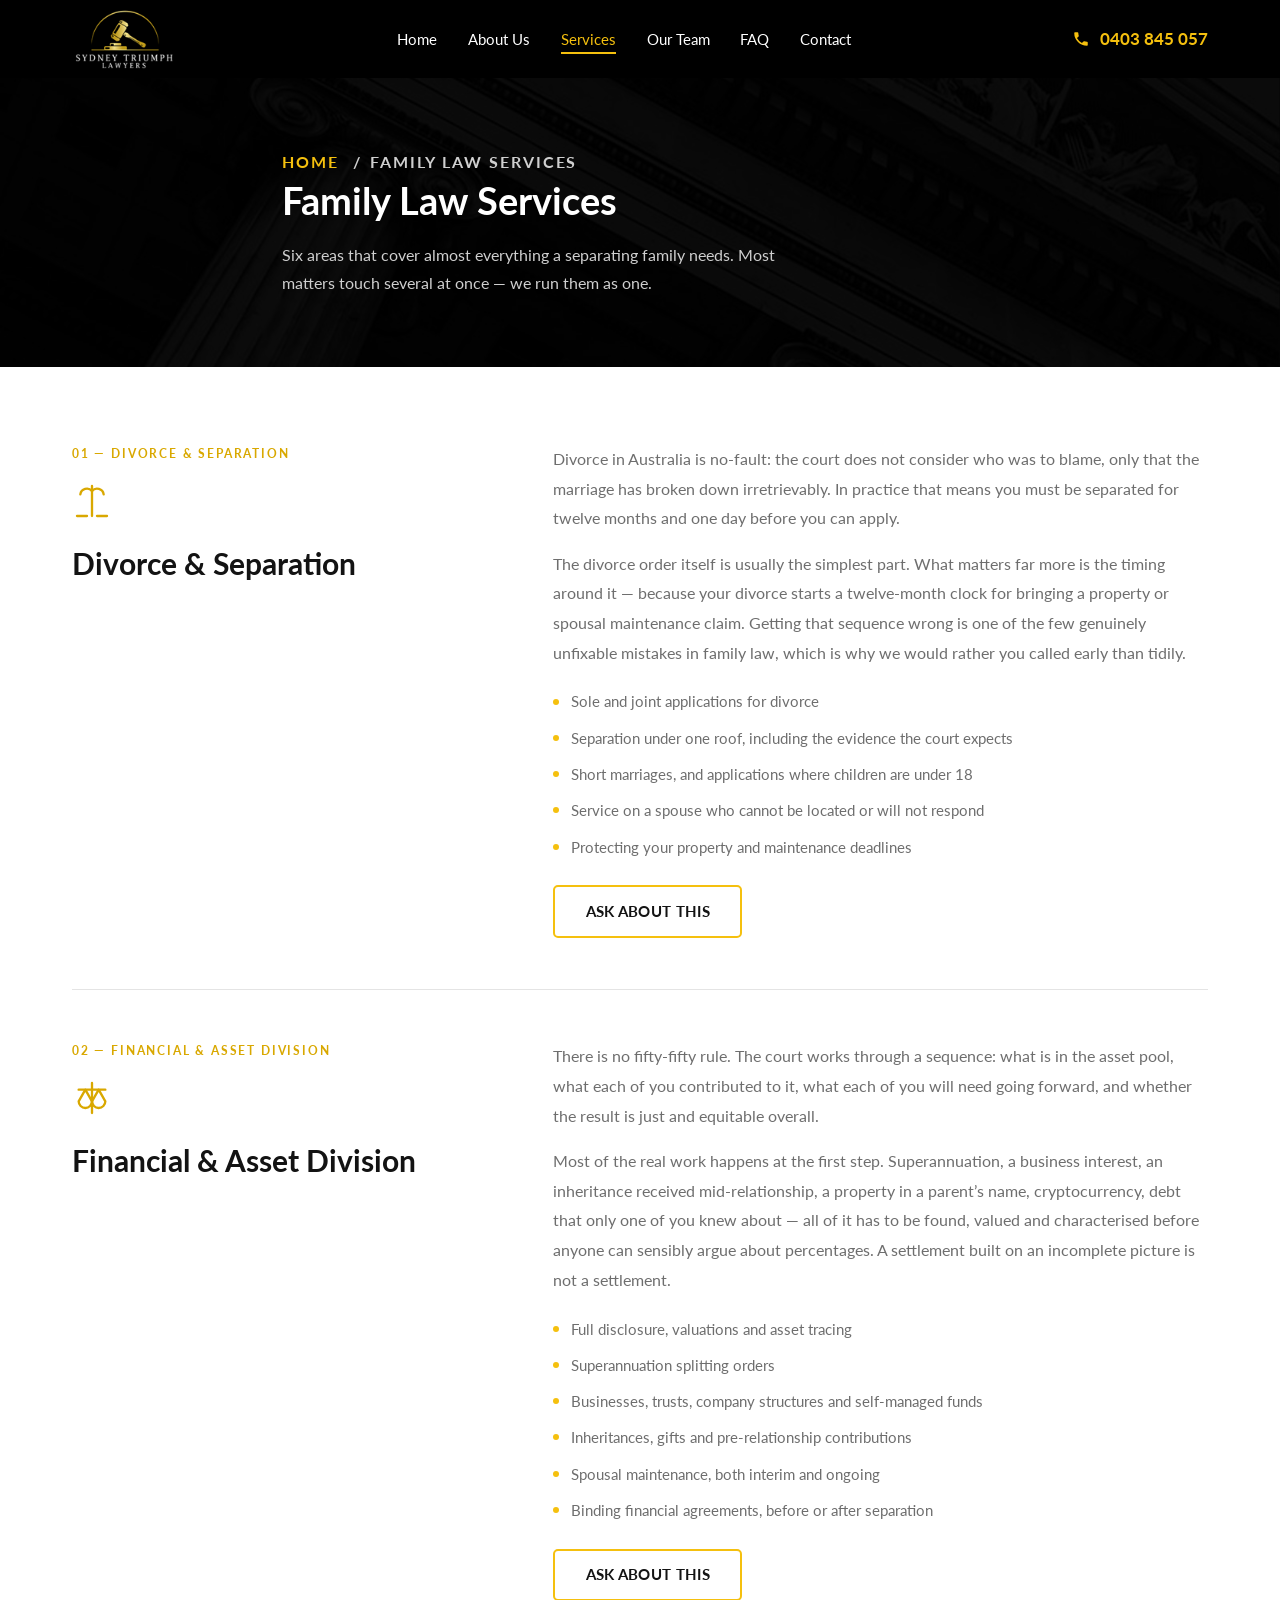
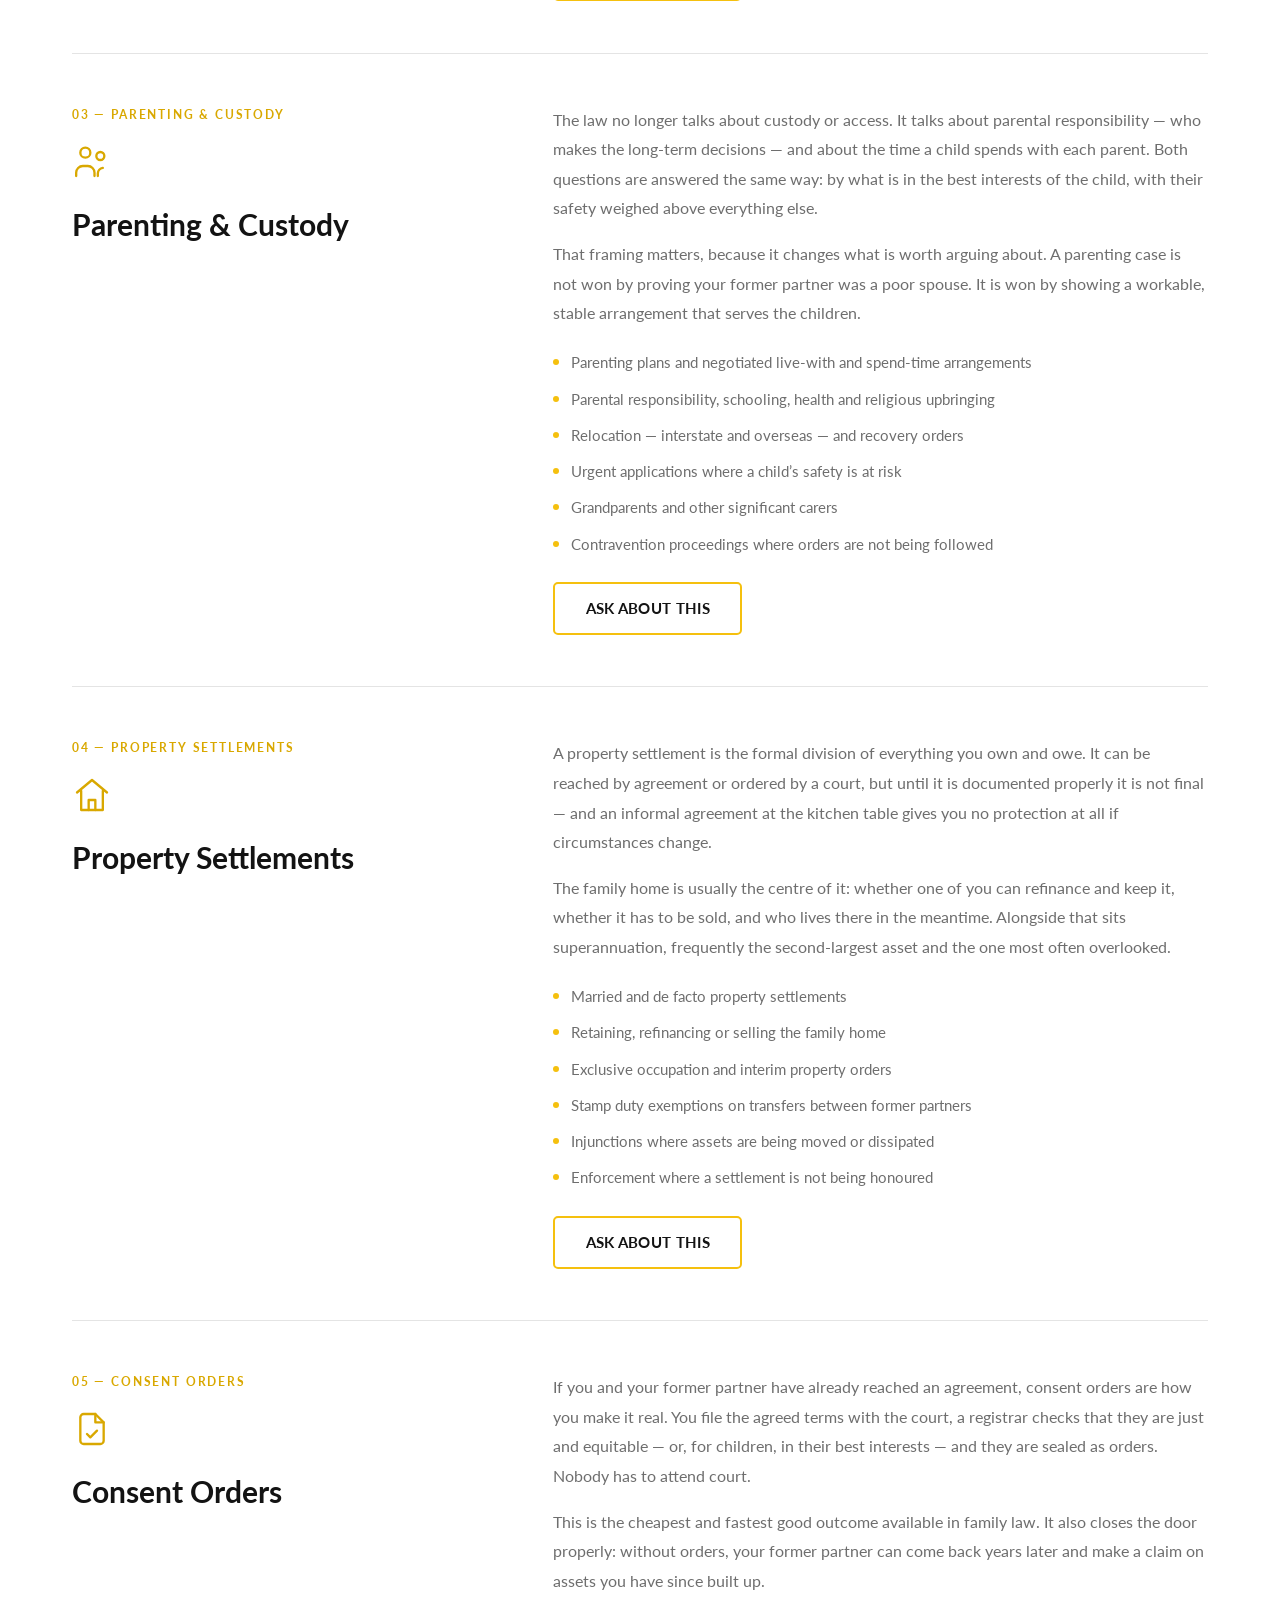
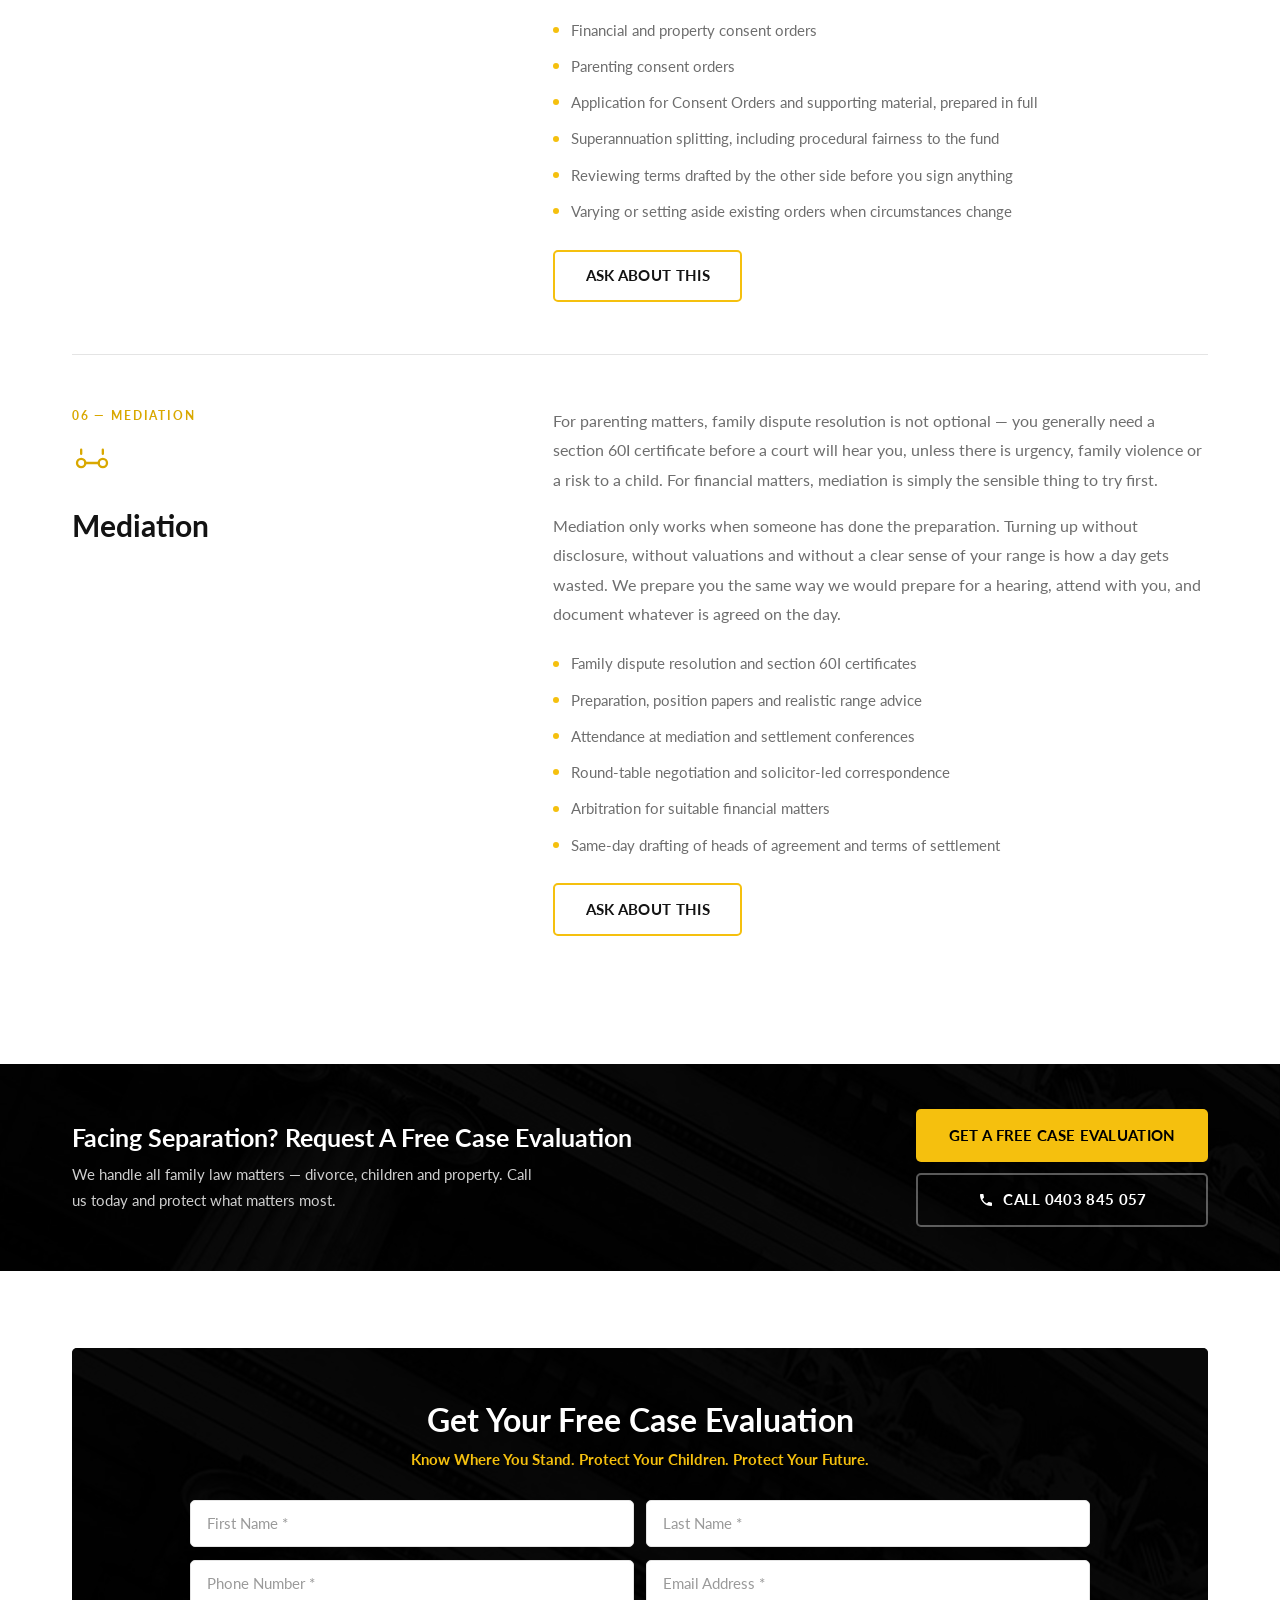
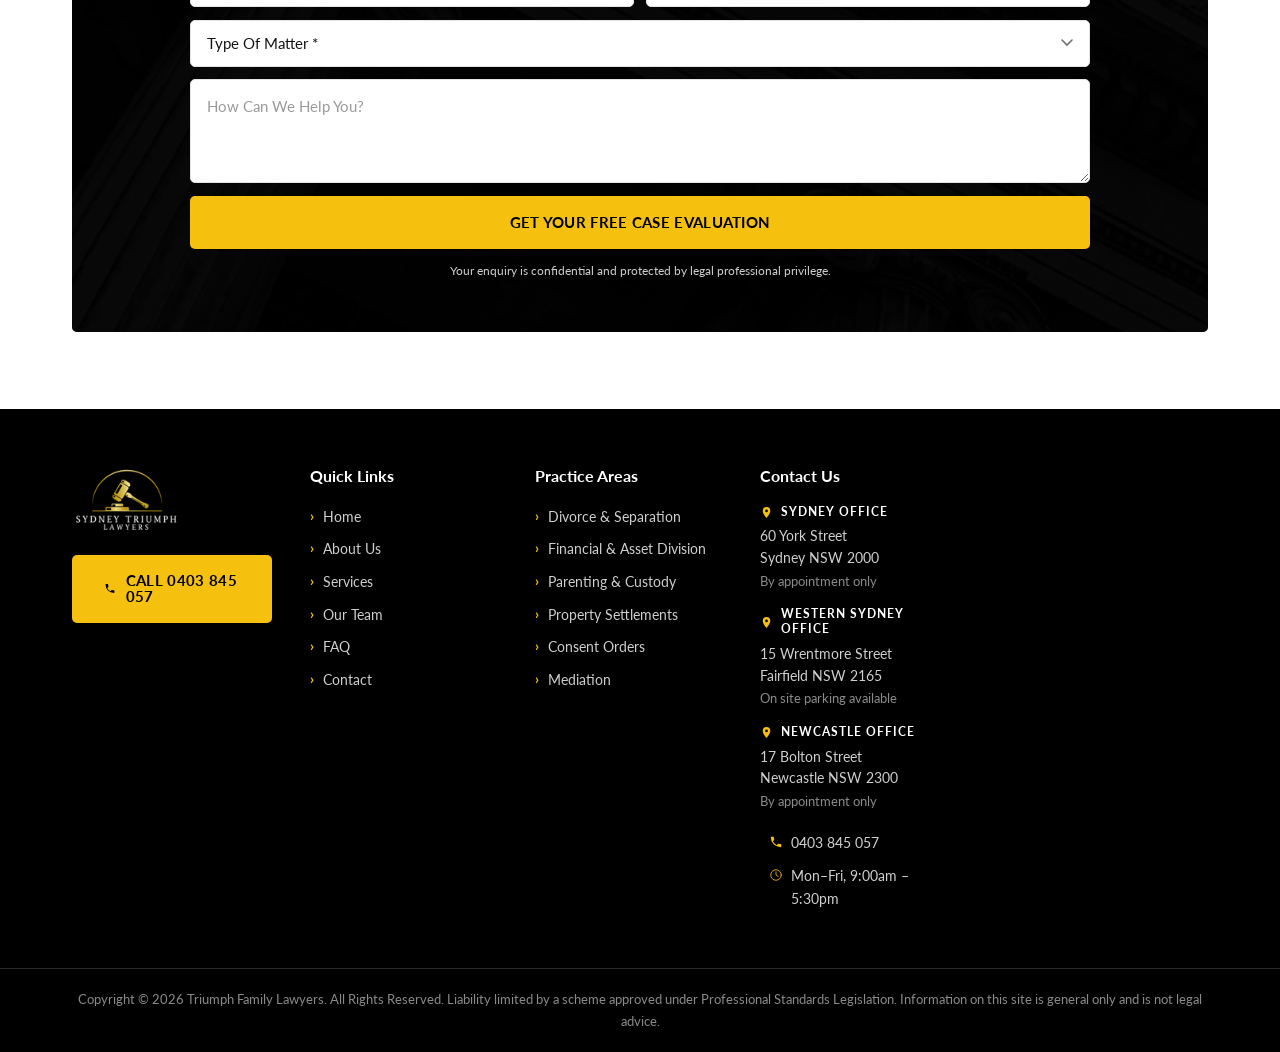
<file: family-law-services/index.html>
<!DOCTYPE html>
<html lang="en-US">
<head>
<meta charset="UTF-8">
<meta name="viewport" content="width=device-width, initial-scale=1">
<link rel="profile" href="https://gmpg.org/xfn/11">
<title>Family Law Services &#8211; Triumph Family Lawyers</title>
<meta name='robots' content='max-image-preview:large' />
<meta name="robots" content="noindex, nofollow, noarchive">
<link rel='dns-prefetch' href='http://fonts.googleapis.com/' />
<link href='https://fonts.gstatic.com' crossorigin rel='preconnect' />
<style id="wp-img-auto-sizes-contain-inline-css">
img:is([sizes=auto i],[sizes^="auto," i]){contain-intrinsic-size:3000px 1500px}
/*# sourceURL=wp-img-auto-sizes-contain-inline-css */
</style>
<style id="wp-emoji-styles-inline-css">

	img.wp-smiley, img.emoji {
		display: inline !important;
		border: none !important;
		box-shadow: none !important;
		height: 1em !important;
		width: 1em !important;
		margin: 0 0.07em !important;
		vertical-align: -0.1em !important;
		background: none !important;
		padding: 0 !important;
	}
/*# sourceURL=wp-emoji-styles-inline-css */
</style>
<style id="wp-block-library-inline-css">
/**
 * Colors
 */
/**
 * Typography
 */
/**
 * SCSS Variables.
 *
 * Please use variables from this sheet to ensure consistency across the UI.
 * Don't add to this sheet unless you're pretty sure the value will be reused in many places.
 * For example, don't add rules to this sheet that affect block visuals. It's purely for UI.
 */
/**
 * Fonts & basic variables.
 */
/**
 * Typography
 */
/**
 * Grid System.
 * https://make.wordpress.org/design/2019/10/31/proposal-a-consistent-spacing-system-for-wordpress/
 */
/**
 * Radius scale.
 */
/**
 * Elevation scale.
 */
/**
 * Dimensions.
 */
/**
 * Mobile specific styles
 */
/**
 * Editor styles.
 */
/**
 * Block & Editor UI.
 */
/**
 * Block paddings.
 */
/**
 * React Native specific.
 * These variables do not appear to be used anywhere else.
 */
/**
 * Breakpoints & Media Queries
 */
/**
*  Converts a hex value into the rgb equivalent.
*
* @param {string} hex - the hexadecimal value to convert
* @return {string} comma separated rgb values
*/
/**
 * Long content fade mixin
 *
 * Creates a fading overlay to signify that the content is longer
 * than the space allows.
 */
/**
 * Breakpoint mixins
 */
/**
 * Focus styles.
 */
/**
 * Standard focus rings for the WordPress Design System.
 *
 * Apply `outset-ring__focus` inside the relevant pseudo-class at the call site,
 * e.g. `&:focus { @include outset-ring__focus(); }`.
 */
/**
 * Applies editor left position to the selector passed as argument
 */
/**
 * Styles that are reused verbatim in a few places
 */
/**
 * Allows users to opt-out of animations via OS-level preferences.
 */
/**
 * Reset default styles for JavaScript UI based pages.
 * This is a WP-admin agnostic reset
 */
/**
 * Reset the WP Admin page styles for Gutenberg-like pages.
 */
/**
 * Creates a checkerboard pattern background to indicate transparency.
 * @param {String} $size - The size of the squares in the checkerboard pattern. Default is 12px.
 */
:root {
  --wp-block-synced-color: #7a00df;
  --wp-block-synced-color--rgb: 122, 0, 223;
  --wp-bound-block-color: var(--wp-block-synced-color);
  --wp-editor-canvas-background: #ddd;
  --wp-admin-theme-color: #007cba;
  --wp-admin-theme-color--rgb: 0, 124, 186;
  --wp-admin-theme-color-darker-10: rgb(0, 107, 160.5);
  --wp-admin-theme-color-darker-10--rgb: 0, 107, 160.5;
  --wp-admin-theme-color-darker-20: #005a87;
  --wp-admin-theme-color-darker-20--rgb: 0, 90, 135;
  --wp-admin-border-width-focus: 2px;
}
@media (min-resolution: 192dpi) {
  :root {
    --wp-admin-border-width-focus: 1.5px;
  }
}

/**
 * Element styles.
 */
.wp-element-button {
  cursor: pointer;
}

:root .has-very-light-gray-background-color {
  background-color: #eee;
}
:root .has-very-dark-gray-background-color {
  background-color: #313131;
}
:root .has-very-light-gray-color {
  color: #eee;
}
:root .has-very-dark-gray-color {
  color: #313131;
}
:root {
  /* stylelint-disable @stylistic/function-comma-space-after -- We can not use spacing because of WP multi site kses rule. */
}
:root .has-vivid-green-cyan-to-vivid-cyan-blue-gradient-background {
  background: linear-gradient(135deg, rgb(0, 208, 132) 0%, rgb(6, 147, 227) 100%);
}
:root .has-purple-crush-gradient-background {
  background: linear-gradient(135deg, rgb(52, 226, 228) 0%, rgb(71, 33, 251) 50%, rgb(171, 29, 254) 100%);
}
:root .has-hazy-dawn-gradient-background {
  background: linear-gradient(135deg, rgb(250, 172, 168) 0%, rgb(218, 208, 236) 100%);
}
:root .has-subdued-olive-gradient-background {
  background: linear-gradient(135deg, rgb(250, 250, 225) 0%, rgb(103, 166, 113) 100%);
}
:root .has-atomic-cream-gradient-background {
  background: linear-gradient(135deg, rgb(253, 215, 154) 0%, rgb(0, 74, 89) 100%);
}
:root .has-nightshade-gradient-background {
  background: linear-gradient(135deg, rgb(51, 9, 104) 0%, rgb(49, 205, 207) 100%);
}
:root .has-midnight-gradient-background {
  background: linear-gradient(135deg, rgb(2, 3, 129) 0%, rgb(40, 116, 252) 100%);
}
:root {
  /* stylelint-enable @stylistic/function-comma-space-after */
  --wp--preset--font-size--normal: 16px;
  --wp--preset--font-size--huge: 42px;
}

.has-regular-font-size {
  font-size: 1em;
}

.has-larger-font-size {
  font-size: 2.625em;
}

.has-normal-font-size {
  font-size: var(--wp--preset--font-size--normal);
}

.has-huge-font-size {
  font-size: var(--wp--preset--font-size--huge);
}

:root .has-text-align-center {
  text-align: center;
}

:root .has-text-align-left {
  /*rtl:ignore*/
  text-align: left;
}

:root .has-text-align-right {
  /*rtl:ignore*/
  text-align: right;
}

.has-fit-text {
  white-space: nowrap !important;
}

#end-resizable-editor-section {
  display: none;
}

.aligncenter {
  clear: both;
}

.items-justified-left {
  justify-content: flex-start;
}

.items-justified-center {
  justify-content: center;
}

.items-justified-right {
  justify-content: flex-end;
}

.items-justified-space-between {
  justify-content: space-between;
}

.screen-reader-text {
  border: 0;
  clip-path: inset(50%);
  height: 1px;
  margin: -1px;
  overflow: hidden;
  padding: 0;
  position: absolute;
  width: 1px;
  word-wrap: normal !important;
  word-break: normal !important;
}

.screen-reader-text:focus {
  background-color: #ddd;
  clip-path: none;
  color: #444;
  display: block;
  font-size: 1em;
  height: auto;
  left: 5px;
  line-height: normal;
  padding: 15px 23px 14px;
  text-decoration: none;
  top: 5px;
  width: auto;
  z-index: 100000;
}

/**
 * The following provide a simple means of applying a default border style when
 * a user first makes a selection in the border block support panel.
 * This prevents issues such as where the user could set a border width
 * and see no border due there being no border style set.
 *
 * This is intended to be removed once intelligent defaults can be set while
 * making border selections via the block support.
 *
 * See: https://github.com/WordPress/gutenberg/pull/33743
 */
html :where(.has-border-color) {
  border-style: solid;
}

html :where([style^=border-color],
[style*=";border-color"],
[style*="; border-color"]) {
  border-style: solid;
}

html :where([style^=border-top-color],
[style*=";border-top-color"],
[style*="; border-top-color"]) {
  border-top-style: solid;
}

html :where([style^=border-right-color],
[style*=";border-right-color"],
[style*="; border-right-color"]) {
  /*rtl:ignore*/
  border-right-style: solid;
}

html :where([style^=border-bottom-color],
[style*=";border-bottom-color"],
[style*="; border-bottom-color"]) {
  border-bottom-style: solid;
}

html :where([style^=border-left-color],
[style*=";border-left-color"],
[style*="; border-left-color"]) {
  /*rtl:ignore*/
  border-left-style: solid;
}

html :where([style^=border-width],
[style*=";border-width"],
[style*="; border-width"]) {
  border-style: solid;
}

html :where([style^=border-top-width],
[style*=";border-top-width"],
[style*="; border-top-width"]) {
  border-top-style: solid;
}

html :where([style^=border-right-width],
[style*=";border-right-width"],
[style*="; border-right-width"]) {
  /*rtl:ignore*/
  border-right-style: solid;
}

html :where([style^=border-bottom-width],
[style*=";border-bottom-width"],
[style*="; border-bottom-width"]) {
  border-bottom-style: solid;
}

html :where([style^=border-left-width],
[style*=";border-left-width"],
[style*="; border-left-width"]) {
  /*rtl:ignore*/
  border-left-style: solid;
}

/**
 * Provide baseline responsiveness for images.
 */
html :where(img[class*=wp-image-]) {
  height: auto;
  max-width: 100%;
}

/**
 * Reset user agent styles for figure element margins.
 */
:where(figure) {
  margin: 0 0 1em 0;
}

html :where(.is-position-sticky) {
  --wp-admin--admin-bar--position-offset: var(--wp-admin--admin-bar--height, 0px);
}

@media screen and (max-width: 600px) {
  html :where(.is-position-sticky) {
    --wp-admin--admin-bar--position-offset: 0px;
  }
}

/*# sourceURL=/wp-includes/css/dist/block-library/common.css */
</style>
<style id="classic-theme-styles-inline-css">
/**
 * These rules are needed for backwards compatibility.
 * They should match the button element rules in the base theme.json file.
 */
.wp-block-button__link {
	color: #ffffff;
	background-color: #32373c;
	border-radius: 9999px; /* 100% causes an oval, but any explicit but really high value retains the pill shape. */

	/* This needs a low specificity so it won't override the rules from the button element if defined in theme.json. */
	box-shadow: none;
	text-decoration: none;

	/* The extra 2px are added to size solids the same as the outline versions.*/
	padding: calc(0.667em + 2px) calc(1.333em + 2px);

	font-size: 1.125em;
}

.wp-block-file__button {
	background: #32373c;
	color: #ffffff;
	text-decoration: none;
}

/*# sourceURL=/wp-includes/css/classic-themes.css */
</style>

<style id="global-styles-inline-css">
:root{--wp--preset--aspect-ratio--square: 1;--wp--preset--aspect-ratio--4-3: 4/3;--wp--preset--aspect-ratio--3-4: 3/4;--wp--preset--aspect-ratio--3-2: 3/2;--wp--preset--aspect-ratio--2-3: 2/3;--wp--preset--aspect-ratio--16-9: 16/9;--wp--preset--aspect-ratio--9-16: 9/16;--wp--preset--color--black: #000000;--wp--preset--color--cyan-bluish-gray: #abb8c3;--wp--preset--color--white: #ffffff;--wp--preset--color--pale-pink: #f78da7;--wp--preset--color--vivid-red: #cf2e2e;--wp--preset--color--luminous-vivid-orange: #ff6900;--wp--preset--color--luminous-vivid-amber: #fcb900;--wp--preset--color--light-green-cyan: #7bdcb5;--wp--preset--color--vivid-green-cyan: #00d084;--wp--preset--color--pale-cyan-blue: #8ed1fc;--wp--preset--color--vivid-cyan-blue: #0693e3;--wp--preset--color--vivid-purple: #9b51e0;--wp--preset--gradient--vivid-cyan-blue-to-vivid-purple: linear-gradient(135deg,rgb(6,147,227) 0%,rgb(155,81,224) 100%);--wp--preset--gradient--light-green-cyan-to-vivid-green-cyan: linear-gradient(135deg,rgb(122,220,180) 0%,rgb(0,208,130) 100%);--wp--preset--gradient--luminous-vivid-amber-to-luminous-vivid-orange: linear-gradient(135deg,rgb(252,185,0) 0%,rgb(255,105,0) 100%);--wp--preset--gradient--luminous-vivid-orange-to-vivid-red: linear-gradient(135deg,rgb(255,105,0) 0%,rgb(207,46,46) 100%);--wp--preset--gradient--very-light-gray-to-cyan-bluish-gray: linear-gradient(135deg,rgb(238,238,238) 0%,rgb(169,184,195) 100%);--wp--preset--gradient--cool-to-warm-spectrum: linear-gradient(135deg,rgb(74,234,220) 0%,rgb(151,120,209) 20%,rgb(207,42,186) 40%,rgb(238,44,130) 60%,rgb(251,105,98) 80%,rgb(254,248,76) 100%);--wp--preset--gradient--blush-light-purple: linear-gradient(135deg,rgb(255,206,236) 0%,rgb(152,150,240) 100%);--wp--preset--gradient--blush-bordeaux: linear-gradient(135deg,rgb(254,205,165) 0%,rgb(254,45,45) 50%,rgb(107,0,62) 100%);--wp--preset--gradient--luminous-dusk: linear-gradient(135deg,rgb(255,203,112) 0%,rgb(199,81,192) 50%,rgb(65,88,208) 100%);--wp--preset--gradient--pale-ocean: linear-gradient(135deg,rgb(255,245,203) 0%,rgb(182,227,212) 50%,rgb(51,167,181) 100%);--wp--preset--gradient--electric-grass: linear-gradient(135deg,rgb(202,248,128) 0%,rgb(113,206,126) 100%);--wp--preset--gradient--midnight: linear-gradient(135deg,rgb(2,3,129) 0%,rgb(40,116,252) 100%);--wp--preset--font-size--small: 13px;--wp--preset--font-size--medium: 20px;--wp--preset--font-size--large: 36px;--wp--preset--font-size--x-large: 42px;--wp--preset--spacing--20: 0.44rem;--wp--preset--spacing--30: 0.67rem;--wp--preset--spacing--40: 1rem;--wp--preset--spacing--50: 1.5rem;--wp--preset--spacing--60: 2.25rem;--wp--preset--spacing--70: 3.38rem;--wp--preset--spacing--80: 5.06rem;--wp--preset--shadow--natural: 6px 6px 9px rgba(0, 0, 0, 0.2);--wp--preset--shadow--deep: 12px 12px 50px rgba(0, 0, 0, 0.4);--wp--preset--shadow--sharp: 6px 6px 0px rgba(0, 0, 0, 0.2);--wp--preset--shadow--outlined: 6px 6px 0px -3px rgb(255, 255, 255), 6px 6px rgb(0, 0, 0);--wp--preset--shadow--crisp: 6px 6px 0px rgb(0, 0, 0);}.wp-block-button{--wp--preset--dimension--25: 25%;--wp--preset--dimension--50: 50%;--wp--preset--dimension--75: 75%;--wp--preset--dimension--100: 100%;}:where(body) { margin: 0; }:where(.is-layout-flex){gap: 0.5em;}:where(.is-layout-grid){gap: 0.5em;}body .is-layout-flex{display: flex;}.is-layout-flex{flex-wrap: wrap;align-items: center;}.is-layout-flex > :is(*, div){margin: 0;}body .is-layout-grid{display: grid;}.is-layout-grid > :is(*, div){margin: 0;}body{padding-top: 0px;padding-right: 0px;padding-bottom: 0px;padding-left: 0px;}:root :where(.wp-element-button, .wp-block-button__link){background-color: #32373c;border-width: 0;color: #fff;font-family: inherit;font-size: inherit;font-style: inherit;font-weight: inherit;letter-spacing: inherit;line-height: inherit;padding-top: calc(0.667em + 2px);padding-right: calc(1.333em + 2px);padding-bottom: calc(0.667em + 2px);padding-left: calc(1.333em + 2px);text-decoration: none;text-transform: inherit;}.has-black-color{color: var(--wp--preset--color--black) !important;}.has-cyan-bluish-gray-color{color: var(--wp--preset--color--cyan-bluish-gray) !important;}.has-white-color{color: var(--wp--preset--color--white) !important;}.has-pale-pink-color{color: var(--wp--preset--color--pale-pink) !important;}.has-vivid-red-color{color: var(--wp--preset--color--vivid-red) !important;}.has-luminous-vivid-orange-color{color: var(--wp--preset--color--luminous-vivid-orange) !important;}.has-luminous-vivid-amber-color{color: var(--wp--preset--color--luminous-vivid-amber) !important;}.has-light-green-cyan-color{color: var(--wp--preset--color--light-green-cyan) !important;}.has-vivid-green-cyan-color{color: var(--wp--preset--color--vivid-green-cyan) !important;}.has-pale-cyan-blue-color{color: var(--wp--preset--color--pale-cyan-blue) !important;}.has-vivid-cyan-blue-color{color: var(--wp--preset--color--vivid-cyan-blue) !important;}.has-vivid-purple-color{color: var(--wp--preset--color--vivid-purple) !important;}.has-black-background-color{background-color: var(--wp--preset--color--black) !important;}.has-cyan-bluish-gray-background-color{background-color: var(--wp--preset--color--cyan-bluish-gray) !important;}.has-white-background-color{background-color: var(--wp--preset--color--white) !important;}.has-pale-pink-background-color{background-color: var(--wp--preset--color--pale-pink) !important;}.has-vivid-red-background-color{background-color: var(--wp--preset--color--vivid-red) !important;}.has-luminous-vivid-orange-background-color{background-color: var(--wp--preset--color--luminous-vivid-orange) !important;}.has-luminous-vivid-amber-background-color{background-color: var(--wp--preset--color--luminous-vivid-amber) !important;}.has-light-green-cyan-background-color{background-color: var(--wp--preset--color--light-green-cyan) !important;}.has-vivid-green-cyan-background-color{background-color: var(--wp--preset--color--vivid-green-cyan) !important;}.has-pale-cyan-blue-background-color{background-color: var(--wp--preset--color--pale-cyan-blue) !important;}.has-vivid-cyan-blue-background-color{background-color: var(--wp--preset--color--vivid-cyan-blue) !important;}.has-vivid-purple-background-color{background-color: var(--wp--preset--color--vivid-purple) !important;}.has-black-border-color{border-color: var(--wp--preset--color--black) !important;}.has-cyan-bluish-gray-border-color{border-color: var(--wp--preset--color--cyan-bluish-gray) !important;}.has-white-border-color{border-color: var(--wp--preset--color--white) !important;}.has-pale-pink-border-color{border-color: var(--wp--preset--color--pale-pink) !important;}.has-vivid-red-border-color{border-color: var(--wp--preset--color--vivid-red) !important;}.has-luminous-vivid-orange-border-color{border-color: var(--wp--preset--color--luminous-vivid-orange) !important;}.has-luminous-vivid-amber-border-color{border-color: var(--wp--preset--color--luminous-vivid-amber) !important;}.has-light-green-cyan-border-color{border-color: var(--wp--preset--color--light-green-cyan) !important;}.has-vivid-green-cyan-border-color{border-color: var(--wp--preset--color--vivid-green-cyan) !important;}.has-pale-cyan-blue-border-color{border-color: var(--wp--preset--color--pale-cyan-blue) !important;}.has-vivid-cyan-blue-border-color{border-color: var(--wp--preset--color--vivid-cyan-blue) !important;}.has-vivid-purple-border-color{border-color: var(--wp--preset--color--vivid-purple) !important;}.has-vivid-cyan-blue-to-vivid-purple-gradient-background{background: var(--wp--preset--gradient--vivid-cyan-blue-to-vivid-purple) !important;}.has-light-green-cyan-to-vivid-green-cyan-gradient-background{background: var(--wp--preset--gradient--light-green-cyan-to-vivid-green-cyan) !important;}.has-luminous-vivid-amber-to-luminous-vivid-orange-gradient-background{background: var(--wp--preset--gradient--luminous-vivid-amber-to-luminous-vivid-orange) !important;}.has-luminous-vivid-orange-to-vivid-red-gradient-background{background: var(--wp--preset--gradient--luminous-vivid-orange-to-vivid-red) !important;}.has-very-light-gray-to-cyan-bluish-gray-gradient-background{background: var(--wp--preset--gradient--very-light-gray-to-cyan-bluish-gray) !important;}.has-cool-to-warm-spectrum-gradient-background{background: var(--wp--preset--gradient--cool-to-warm-spectrum) !important;}.has-blush-light-purple-gradient-background{background: var(--wp--preset--gradient--blush-light-purple) !important;}.has-blush-bordeaux-gradient-background{background: var(--wp--preset--gradient--blush-bordeaux) !important;}.has-luminous-dusk-gradient-background{background: var(--wp--preset--gradient--luminous-dusk) !important;}.has-pale-ocean-gradient-background{background: var(--wp--preset--gradient--pale-ocean) !important;}.has-electric-grass-gradient-background{background: var(--wp--preset--gradient--electric-grass) !important;}.has-midnight-gradient-background{background: var(--wp--preset--gradient--midnight) !important;}.has-small-font-size{font-size: var(--wp--preset--font-size--small) !important;}.has-medium-font-size{font-size: var(--wp--preset--font-size--medium) !important;}.has-large-font-size{font-size: var(--wp--preset--font-size--large) !important;}.has-x-large-font-size{font-size: var(--wp--preset--font-size--x-large) !important;}
/*# sourceURL=global-styles-inline-css */
</style>

<link rel='stylesheet' id='tfl-fonts-css' href='https://fonts.googleapis.com/css2?family=Lato:ital,wght@0,300;0,400;0,700;0,900;1,400&#038;display=swap' media='all' />
<link rel='stylesheet' id='tfl-theme-css' href='../wp-content/themes/triumph-family-law/assets/css/theme.css' media='all' />
<link rel='stylesheet' id='tfl-wp-css' href='../wp-content/themes/triumph-family-law/assets/css/wordpress.css' media='all' />
<link rel='stylesheet' id='tfl-style-css' href='../wp-content/themes/triumph-family-law/style.css' media='all' />
<meta name="generator" content="WordPress 7.1" />
<link rel="canonical" href="index.html" />
<link rel="icon" href="data:image/svg+xml,%3Csvg%20xmlns%3D%27http%3A%2F%2Fwww.w3.org%2F2000%2Fsvg%27%20viewBox%3D%270%200%2032%2032%27%3E%3Crect%20width%3D%2732%27%20height%3D%2732%27%20fill%3D%27%2523000%27%2F%3E%3Cpath%20d%3D%27M9%2010.5h14M16%2010.5v12%27%20stroke%3D%27%2523F5C00E%27%20stroke-width%3D%272.8%27%20stroke-linecap%3D%27round%27%2F%3E%3C%2Fsvg%3E">
<noscript><style>.rv{opacity:1;transform:none}</style></noscript>
<style id="core-block-supports-inline-css">
/**
 * Core styles: block-supports
 */

/*# sourceURL=core-block-supports-inline-css */
</style>

</head>

<body class="wp-singular page-template page-template-page-templates page-template-template-services page-template-page-templatestemplate-services-php page page-id-6 wp-embed-responsive wp-theme-triumph-family-law">

<a class="skip-link sr" href="index.html#content">Skip to content</a>


<header class="masthead">
	<div class="shell masthead__in">

					<a class="logo" href="../index.html" rel="home">
				<img src="../wp-content/themes/triumph-family-law/assets/images/main-logo.png"
				     alt="Triumph Family Lawyers" width="136" height="85">
			</a>
		
		
			<nav id="nav" class="nav" aria-label="Primary"><ul id="menu-primary" class="nav__list"><li id="menu-item-11" class="menu-item menu-item-type-post_type menu-item-object-page menu-item-home menu-item-11"><a href="../index.html">Home</a></li>
<li id="menu-item-12" class="menu-item menu-item-type-post_type menu-item-object-page menu-item-12"><a href="../about-the-firm/index.html">About Us</a></li>
<li id="menu-item-13" class="menu-item menu-item-type-post_type menu-item-object-page current-menu-item page_item page-item-6 current_page_item menu-item-13"><a href="index.html" aria-current="page">Services</a></li>
<li id="menu-item-14" class="menu-item menu-item-type-post_type menu-item-object-page menu-item-14"><a href="../our-team/index.html">Our Team</a></li>
<li id="menu-item-15" class="menu-item menu-item-type-post_type menu-item-object-page menu-item-15"><a href="../faq/index.html">FAQ</a></li>
<li id="menu-item-16" class="menu-item menu-item-type-post_type menu-item-object-page menu-item-16"><a href="../contact/index.html">Contact</a></li>
</ul></nav>
		
		<a class="callnum" href="tel:+61403845057">
			<svg class="" width="18" height="18" viewBox="0 0 24 24" fill="currentColor" aria-hidden="true" focusable="false"><path d="M6.6 10.8a15.1 15.1 0 0 0 6.6 6.6l2.2-2.2c.3-.3.7-.4 1-.2 1.1.4 2.3.6 3.6.6.6 0 1 .4 1 1V20c0 .6-.4 1-1 1A17 17 0 0 1 3 4c0-.6.4-1 1-1h3.4c.6 0 1 .4 1 1 0 1.2.2 2.4.6 3.6.1.3 0 .7-.2 1l-2.2 2.2z"/></svg>			0403 845 057		</a>

					<button class="burger" type="button" aria-label="Menu" aria-expanded="false" aria-controls="nav">
				<span></span><span></span><span></span>
			</button>
		
	</div>
</header>

<main id="content">

<section class="banner" style="background-image:url('../wp-content/themes/triumph-family-law/assets/images/sections-bg.jpg')">
	<div class="shell banner__in">
					<p class="crumbs">
				<a href="../index.html">Home</a>
				<span>/</span>Family Law Services			</p>
		
		<h1>Family Law Services</h1>

					<p>Six areas that cover almost everything a separating family needs. Most matters touch several at once — we run them as one.</p>
			</div>
</section>

<section class="band">
	<div class="shell">
		
			<article class="svc rv" id="divorce-and-separation">

				<div>
					<span class="svc__n">
						01 &mdash; Divorce &amp; Separation					</span>

					<svg class="svc__ico" width="40" height="40" viewBox="0 0 24 24" fill="none" stroke="currentColor" stroke-width="1.4" stroke-linecap="round" stroke-linejoin="round" aria-hidden="true" focusable="false"><path d="M12 3v18"/><path d="M5 8a4 4 0 0 1 7-2"/><path d="M19 8a4 4 0 0 0-7-2"/><path d="M3 21h6"/><path d="M15 21h6"/></svg>
					<h2>Divorce &amp; Separation</h2>
				</div>

				<div class="svc__body">
					<p>Divorce in Australia is no-fault: the court does not consider who was to blame, only that the marriage has broken down irretrievably. In practice that means you must be separated for twelve months and one day before you can apply.</p><p>The divorce order itself is usually the simplest part. What matters far more is the timing around it — because your divorce starts a twelve-month clock for bringing a property or spousal maintenance claim. Getting that sequence wrong is one of the few genuinely unfixable mistakes in family law, which is why we would rather you called early than tidily.</p>
											<ul class="svc__list">
															<li>Sole and joint applications for divorce</li>
															<li>Separation under one roof, including the evidence the court expects</li>
															<li>Short marriages, and applications where children are under 18</li>
															<li>Service on a spouse who cannot be located or will not respond</li>
															<li>Protecting your property and maintenance deadlines</li>
													</ul>
					
					<p style="margin-top:1.6rem">
						<a class="btn btn--outline-gold-light" href="index.html#enquiry">
							Ask About This						</a>
					</p>
				</div>

			</article>

		
			<article class="svc rv" id="financial-and-asset-division">

				<div>
					<span class="svc__n">
						02 &mdash; Financial &amp; Asset Division					</span>

					<svg class="svc__ico" width="40" height="40" viewBox="0 0 24 24" fill="none" stroke="currentColor" stroke-width="1.4" stroke-linecap="round" stroke-linejoin="round" aria-hidden="true" focusable="false"><path d="M12 3v18"/><path d="M4 7h16"/><path d="M8 7l-4 7a4 4 0 0 0 8 0z"/><path d="M16 7l4 7a4 4 0 0 1-8 0z"/></svg>
					<h2>Financial &amp; Asset Division</h2>
				</div>

				<div class="svc__body">
					<p>There is no fifty-fifty rule. The court works through a sequence: what is in the asset pool, what each of you contributed to it, what each of you will need going forward, and whether the result is just and equitable overall.</p><p>Most of the real work happens at the first step. Superannuation, a business interest, an inheritance received mid-relationship, a property in a parent&rsquo;s name, cryptocurrency, debt that only one of you knew about — all of it has to be found, valued and characterised before anyone can sensibly argue about percentages. A settlement built on an incomplete picture is not a settlement.</p>
											<ul class="svc__list">
															<li>Full disclosure, valuations and asset tracing</li>
															<li>Superannuation splitting orders</li>
															<li>Businesses, trusts, company structures and self-managed funds</li>
															<li>Inheritances, gifts and pre-relationship contributions</li>
															<li>Spousal maintenance, both interim and ongoing</li>
															<li>Binding financial agreements, before or after separation</li>
													</ul>
					
					<p style="margin-top:1.6rem">
						<a class="btn btn--outline-gold-light" href="index.html#enquiry">
							Ask About This						</a>
					</p>
				</div>

			</article>

		
			<article class="svc rv" id="parenting-and-custody">

				<div>
					<span class="svc__n">
						03 &mdash; Parenting &amp; Custody					</span>

					<svg class="svc__ico" width="40" height="40" viewBox="0 0 24 24" fill="none" stroke="currentColor" stroke-width="1.4" stroke-linecap="round" stroke-linejoin="round" aria-hidden="true" focusable="false"><circle cx="8" cy="7" r="3"/><circle cx="17" cy="9" r="2.4"/><path d="M2.5 21v-2a4 4 0 0 1 4-4h3a4 4 0 0 1 4 4v2"/><path d="M15.5 21v-1.5a3.5 3.5 0 0 1 3-3.4"/></svg>
					<h2>Parenting &amp; Custody</h2>
				</div>

				<div class="svc__body">
					<p>The law no longer talks about custody or access. It talks about parental responsibility — who makes the long-term decisions — and about the time a child spends with each parent. Both questions are answered the same way: by what is in the best interests of the child, with their safety weighed above everything else.</p><p>That framing matters, because it changes what is worth arguing about. A parenting case is not won by proving your former partner was a poor spouse. It is won by showing a workable, stable arrangement that serves the children.</p>
											<ul class="svc__list">
															<li>Parenting plans and negotiated live-with and spend-time arrangements</li>
															<li>Parental responsibility, schooling, health and religious upbringing</li>
															<li>Relocation — interstate and overseas — and recovery orders</li>
															<li>Urgent applications where a child&rsquo;s safety is at risk</li>
															<li>Grandparents and other significant carers</li>
															<li>Contravention proceedings where orders are not being followed</li>
													</ul>
					
					<p style="margin-top:1.6rem">
						<a class="btn btn--outline-gold-light" href="index.html#enquiry">
							Ask About This						</a>
					</p>
				</div>

			</article>

		
			<article class="svc rv" id="property-settlements">

				<div>
					<span class="svc__n">
						04 &mdash; Property Settlements					</span>

					<svg class="svc__ico" width="40" height="40" viewBox="0 0 24 24" fill="none" stroke="currentColor" stroke-width="1.4" stroke-linecap="round" stroke-linejoin="round" aria-hidden="true" focusable="false"><path d="M3 10.5L12 3l9 7.5"/><path d="M5.5 9.5V21h13V9.5"/><path d="M10 21v-6h4v6"/></svg>
					<h2>Property Settlements</h2>
				</div>

				<div class="svc__body">
					<p>A property settlement is the formal division of everything you own and owe. It can be reached by agreement or ordered by a court, but until it is documented properly it is not final — and an informal agreement at the kitchen table gives you no protection at all if circumstances change.</p><p>The family home is usually the centre of it: whether one of you can refinance and keep it, whether it has to be sold, and who lives there in the meantime. Alongside that sits superannuation, frequently the second-largest asset and the one most often overlooked.</p>
											<ul class="svc__list">
															<li>Married and de facto property settlements</li>
															<li>Retaining, refinancing or selling the family home</li>
															<li>Exclusive occupation and interim property orders</li>
															<li>Stamp duty exemptions on transfers between former partners</li>
															<li>Injunctions where assets are being moved or dissipated</li>
															<li>Enforcement where a settlement is not being honoured</li>
													</ul>
					
					<p style="margin-top:1.6rem">
						<a class="btn btn--outline-gold-light" href="index.html#enquiry">
							Ask About This						</a>
					</p>
				</div>

			</article>

		
			<article class="svc rv" id="consent-orders">

				<div>
					<span class="svc__n">
						05 &mdash; Consent Orders					</span>

					<svg class="svc__ico" width="40" height="40" viewBox="0 0 24 24" fill="none" stroke="currentColor" stroke-width="1.4" stroke-linecap="round" stroke-linejoin="round" aria-hidden="true" focusable="false"><path d="M14 3H7a2 2 0 0 0-2 2v14a2 2 0 0 0 2 2h10a2 2 0 0 0 2-2V8z"/><path d="M14 3v5h5"/><path d="M9 15l2 2 4-4"/></svg>
					<h2>Consent Orders</h2>
				</div>

				<div class="svc__body">
					<p>If you and your former partner have already reached an agreement, consent orders are how you make it real. You file the agreed terms with the court, a registrar checks that they are just and equitable — or, for children, in their best interests — and they are sealed as orders. Nobody has to attend court.</p><p>This is the cheapest and fastest good outcome available in family law. It also closes the door properly: without orders, your former partner can come back years later and make a claim on assets you have since built up.</p>
											<ul class="svc__list">
															<li>Financial and property consent orders</li>
															<li>Parenting consent orders</li>
															<li>Application for Consent Orders and supporting material, prepared in full</li>
															<li>Superannuation splitting, including procedural fairness to the fund</li>
															<li>Reviewing terms drafted by the other side before you sign anything</li>
															<li>Varying or setting aside existing orders when circumstances change</li>
													</ul>
					
					<p style="margin-top:1.6rem">
						<a class="btn btn--outline-gold-light" href="index.html#enquiry">
							Ask About This						</a>
					</p>
				</div>

			</article>

		
			<article class="svc rv" id="mediation">

				<div>
					<span class="svc__n">
						06 &mdash; Mediation					</span>

					<svg class="svc__ico" width="40" height="40" viewBox="0 0 24 24" fill="none" stroke="currentColor" stroke-width="1.4" stroke-linecap="round" stroke-linejoin="round" aria-hidden="true" focusable="false"><circle cx="5.5" cy="12" r="2.5"/><circle cx="18.5" cy="12" r="2.5"/><path d="M8 12h8"/><path d="M5.5 6.5V4"/><path d="M18.5 6.5V4"/></svg>
					<h2>Mediation</h2>
				</div>

				<div class="svc__body">
					<p>For parenting matters, family dispute resolution is not optional — you generally need a section 60I certificate before a court will hear you, unless there is urgency, family violence or a risk to a child. For financial matters, mediation is simply the sensible thing to try first.</p><p>Mediation only works when someone has done the preparation. Turning up without disclosure, without valuations and without a clear sense of your range is how a day gets wasted. We prepare you the same way we would prepare for a hearing, attend with you, and document whatever is agreed on the day.</p>
											<ul class="svc__list">
															<li>Family dispute resolution and section 60I certificates</li>
															<li>Preparation, position papers and realistic range advice</li>
															<li>Attendance at mediation and settlement conferences</li>
															<li>Round-table negotiation and solicitor-led correspondence</li>
															<li>Arbitration for suitable financial matters</li>
															<li>Same-day drafting of heads of agreement and terms of settlement</li>
													</ul>
					
					<p style="margin-top:1.6rem">
						<a class="btn btn--outline-gold-light" href="index.html#enquiry">
							Ask About This						</a>
					</p>
				</div>

			</article>

			</div>
</section>


<section class="callout" style="background-image:url('../wp-content/themes/triumph-family-law/assets/images/sections-bg.jpg')">
	<div class="shell callout__in">
		<div>
			<h2>Facing Separation? Request A Free Case Evaluation</h2>
			<p>We handle all family law matters — divorce, children and property. Call us today and protect what matters most.</p>
		</div>

		<div class="callout__btns">
			<a class="btn btn--gold" href="../contact/index.html">
				Get A Free Case Evaluation			</a>
			<a class="btn btn--outline-dark" href="tel:+61403845057">
				<svg class="" width="16" height="16" viewBox="0 0 24 24" fill="currentColor" aria-hidden="true" focusable="false"><path d="M6.6 10.8a15.1 15.1 0 0 0 6.6 6.6l2.2-2.2c.3-.3.7-.4 1-.2 1.1.4 2.3.6 3.6.6.6 0 1 .4 1 1V20c0 .6-.4 1-1 1A17 17 0 0 1 3 4c0-.6.4-1 1-1h3.4c.6 0 1 .4 1 1 0 1.2.2 2.4.6 3.6.1.3 0 .7-.2 1l-2.2 2.2z"/></svg>				Call 0403 845 057			</a>
		</div>
	</div>
</section>

<section class="band" id="enquiry-footer">
	<div class="shell">
		<div class="finalcta rv" style="background-image:url('../wp-content/themes/triumph-family-law/assets/images/case-evaluation-bg.jpg')">
			<div class="finalcta__in">
				<h2>Get Your Free Case Evaluation</h2>

									<p class="finalcta__sub">Know Where You Stand. Protect Your Children. Protect Your Future.</p>
				
					<form class="form" action="#" method="post" data-enquiry novalidate>

		<input type="hidden" name="action" value="tfl_enquiry">
		<input type="hidden" name="tfl_source" value="services">
		<input type="hidden" name="tfl_redirect" value="#">
		<input type="hidden" id="tfl_nonce" name="tfl_nonce" value="4b517754ae" /><input type="hidden" name="_wp_http_referer" value="/family-law-services/" />
				<div class="tfl-hp" aria-hidden="true">
			<label for="sv-website">Website</label>
			<input id="sv-website" type="text" name="tfl_website" tabindex="-1" autocomplete="off">
		</div>

		<div class="form__ok" role="status">
			Thank you — your enquiry has been sent. One of our family lawyers will contact you shortly.			For urgent matters call 0403 845 057.		</div>

		
		<div class="form__row">
			<label class="sr" for="sv-first">First name</label>
			<input id="sv-first" name="first_name" type="text" placeholder="First Name *" autocomplete="given-name" required>

			<label class="sr" for="sv-last">Last name</label>
			<input id="sv-last" name="last_name" type="text" placeholder="Last Name *" autocomplete="family-name" required>
		</div>

		<div class="form__row">
			<label class="sr" for="sv-phone">Phone number</label>
			<input id="sv-phone" name="phone" type="tel" placeholder="Phone Number *" autocomplete="tel" required>

			<label class="sr" for="sv-email">Email address</label>
			<input id="sv-email" name="email" type="email" placeholder="Email Address *" autocomplete="email" required>
		</div>

		<label class="sr" for="sv-matter">Type of matter</label>
		<select id="sv-matter" name="matter" required>
			<option value="" selected disabled>Type Of Matter *</option>
							<option value="Divorce &amp; Separation">Divorce &amp; Separation</option>
							<option value="Parenting &amp; Custody">Parenting &amp; Custody</option>
							<option value="Property Settlement">Property Settlement</option>
							<option value="Financial &amp; Asset Division">Financial &amp; Asset Division</option>
							<option value="Consent Orders">Consent Orders</option>
							<option value="Mediation">Mediation</option>
							<option value="Apprehended Violence Order">Apprehended Violence Order</option>
							<option value="Other / Not Sure">Other / Not Sure</option>
					</select>

		<label class="sr" for="sv-msg">How can we help</label>
		<textarea id="sv-msg" name="message" placeholder="How Can We Help You?" required></textarea>

		<button class="btn btn--gold btn--wide" type="submit" data-label="Get Your Free Case Evaluation">Get Your Free Case Evaluation</button>

					<p class="form__privacy">Your enquiry is confidential and protected by legal professional privilege.</p>
			</form>
				</div>
		</div>
	</div>
</section>

</main><!-- #content -->


	<footer class="foot">
		<div class="shell foot__grid">

			<div class="foot__brand">
									<img src="../wp-content/themes/triumph-family-law/assets/images/main-logo.png"
					     alt="Triumph Family Lawyers" width="136" height="85" loading="lazy">
				
				<a class="btn btn--gold" href="tel:+61403845057">
					<svg class="" width="15" height="15" viewBox="0 0 24 24" fill="currentColor" aria-hidden="true" focusable="false"><path d="M6.6 10.8a15.1 15.1 0 0 0 6.6 6.6l2.2-2.2c.3-.3.7-.4 1-.2 1.1.4 2.3.6 3.6.6.6 0 1 .4 1 1V20c0 .6-.4 1-1 1A17 17 0 0 1 3 4c0-.6.4-1 1-1h3.4c.6 0 1 .4 1 1 0 1.2.2 2.4.6 3.6.1.3 0 .7-.2 1l-2.2 2.2z"/></svg>					Call 0403 845 057				</a>
			</div>

			<div>
				<h4>Quick Links</h4>
				<ul id="menu-footer-links" class=""><li id="menu-item-17" class="menu-item menu-item-type-post_type menu-item-object-page menu-item-home menu-item-17"><a href="../index.html">Home</a></li>
<li id="menu-item-18" class="menu-item menu-item-type-post_type menu-item-object-page menu-item-18"><a href="../about-the-firm/index.html">About Us</a></li>
<li id="menu-item-19" class="menu-item menu-item-type-post_type menu-item-object-page current-menu-item page_item page-item-6 current_page_item menu-item-19"><a href="index.html" aria-current="page">Services</a></li>
<li id="menu-item-20" class="menu-item menu-item-type-post_type menu-item-object-page menu-item-20"><a href="../our-team/index.html">Our Team</a></li>
<li id="menu-item-21" class="menu-item menu-item-type-post_type menu-item-object-page menu-item-21"><a href="../faq/index.html">FAQ</a></li>
<li id="menu-item-22" class="menu-item menu-item-type-post_type menu-item-object-page menu-item-22"><a href="../contact/index.html">Contact</a></li>
</ul>			</div>

			<div>
				<h4>Practice Areas</h4>
				<ul><li><a href="index.html#divorce-and-separation">Divorce &amp; Separation</a></li><li><a href="index.html#financial-and-asset-division">Financial &amp; Asset Division</a></li><li><a href="index.html#parenting-and-custody">Parenting &amp; Custody</a></li><li><a href="index.html#property-settlements">Property Settlements</a></li><li><a href="index.html#consent-orders">Consent Orders</a></li><li><a href="index.html#mediation">Mediation</a></li></ul>			</div>

			<div>
				<h4>Contact Us</h4>
									<div class="foot__offices">
													<div class="office">
								<h4 class="office__name">
									<svg class="office__pin" width="13" height="13" viewBox="0 0 24 24" fill="currentColor" aria-hidden="true" focusable="false"><path d="M12 2a7 7 0 0 0-7 7c0 5.2 7 13 7 13s7-7.8 7-13a7 7 0 0 0-7-7zm0 9.5A2.5 2.5 0 1 1 12 6.5a2.5 2.5 0 0 1 0 5z"/></svg>									Sydney Office								</h4>
																	<p class="office__address">60 York Street<br />
Sydney NSW 2000</p>
																									<p class="office__note">By appointment only</p>
															</div>
													<div class="office">
								<h4 class="office__name">
									<svg class="office__pin" width="13" height="13" viewBox="0 0 24 24" fill="currentColor" aria-hidden="true" focusable="false"><path d="M12 2a7 7 0 0 0-7 7c0 5.2 7 13 7 13s7-7.8 7-13a7 7 0 0 0-7-7zm0 9.5A2.5 2.5 0 1 1 12 6.5a2.5 2.5 0 0 1 0 5z"/></svg>									Western Sydney Office								</h4>
																	<p class="office__address">15 Wrentmore Street<br />
Fairfield NSW 2165</p>
																									<p class="office__note">On site parking available</p>
															</div>
													<div class="office">
								<h4 class="office__name">
									<svg class="office__pin" width="13" height="13" viewBox="0 0 24 24" fill="currentColor" aria-hidden="true" focusable="false"><path d="M12 2a7 7 0 0 0-7 7c0 5.2 7 13 7 13s7-7.8 7-13a7 7 0 0 0-7-7zm0 9.5A2.5 2.5 0 1 1 12 6.5a2.5 2.5 0 0 1 0 5z"/></svg>									Newcastle Office								</h4>
																	<p class="office__address">17 Bolton Street<br />
Newcastle NSW 2300</p>
																									<p class="office__note">By appointment only</p>
															</div>
											</div>
				
				<ul style="margin-top:1.2rem">
					<li class="foot__li--icon">
						<svg class="foot__ico" width="14" height="14" viewBox="0 0 24 24" fill="currentColor" aria-hidden="true" focusable="false"><path d="M6.6 10.8a15.1 15.1 0 0 0 6.6 6.6l2.2-2.2c.3-.3.7-.4 1-.2 1.1.4 2.3.6 3.6.6.6 0 1 .4 1 1V20c0 .6-.4 1-1 1A17 17 0 0 1 3 4c0-.6.4-1 1-1h3.4c.6 0 1 .4 1 1 0 1.2.2 2.4.6 3.6.1.3 0 .7-.2 1l-2.2 2.2z"/></svg>						<a href="tel:+61403845057">0403 845 057</a>
					</li>

					
											<li class="foot__li--icon">
							<svg class="foot__ico" width="14" height="14" viewBox="0 0 24 24" fill="none" stroke="currentColor" stroke-width="1.4" stroke-linecap="round" stroke-linejoin="round" aria-hidden="true" focusable="false"><circle cx="12" cy="12" r="9"/><path d="M12 6.6V12l3.6 2.2"/></svg>							<span>Mon–Fri, 9:00am – 5:30pm</span>
						</li>
					
									</ul>
			</div>

		</div>

		<div class="foot__legal">
			<div class="shell">
				Copyright &copy; 2026 Triumph Family Lawyers. All Rights Reserved.				Liability limited by a scheme approved under Professional Standards Legislation.				Information on this site is general only and is not legal advice.			</div>
		</div>
	</footer>


<script type="speculationrules">
{"prefetch":[{"source":"document","where":{"and":[{"href_matches":"/*"},{"not":{"href_matches":["/wp-*.php","/wp-admin/*","/wp-content/uploads/*","/wp-content/*","/wp-content/plugins/*","/wp-content/themes/triumph-family-law/*","/*\\?(.+)"]}},{"not":{"selector_matches":"a[rel~=\"nofollow\"]"}},{"not":{"selector_matches":".no-prefetch, .no-prefetch a"}}]},"eagerness":"conservative"}]}
</script>
<script id="tfl-main-js" src="../wp-content/themes/triumph-family-law/assets/js/main.js"></script>


<script>
(function(){
  document.querySelectorAll('form[data-enquiry]').forEach(function(f){
    f.setAttribute('action','#');
    f.addEventListener('submit', function(e){
      e.preventDefault();
      e.stopImmediatePropagation();
      var ok = f.querySelector('.form__ok');
      if(ok){
        ok.textContent = 'This is a static preview, so the form is inactive here. On the live site this sends an email to the firm straight away.';
        ok.classList.add('is-on');
        ok.scrollIntoView({behavior:'smooth',block:'center'});
      }
    }, true);
  });
})();
</script>
	</body>
</html>
</file>
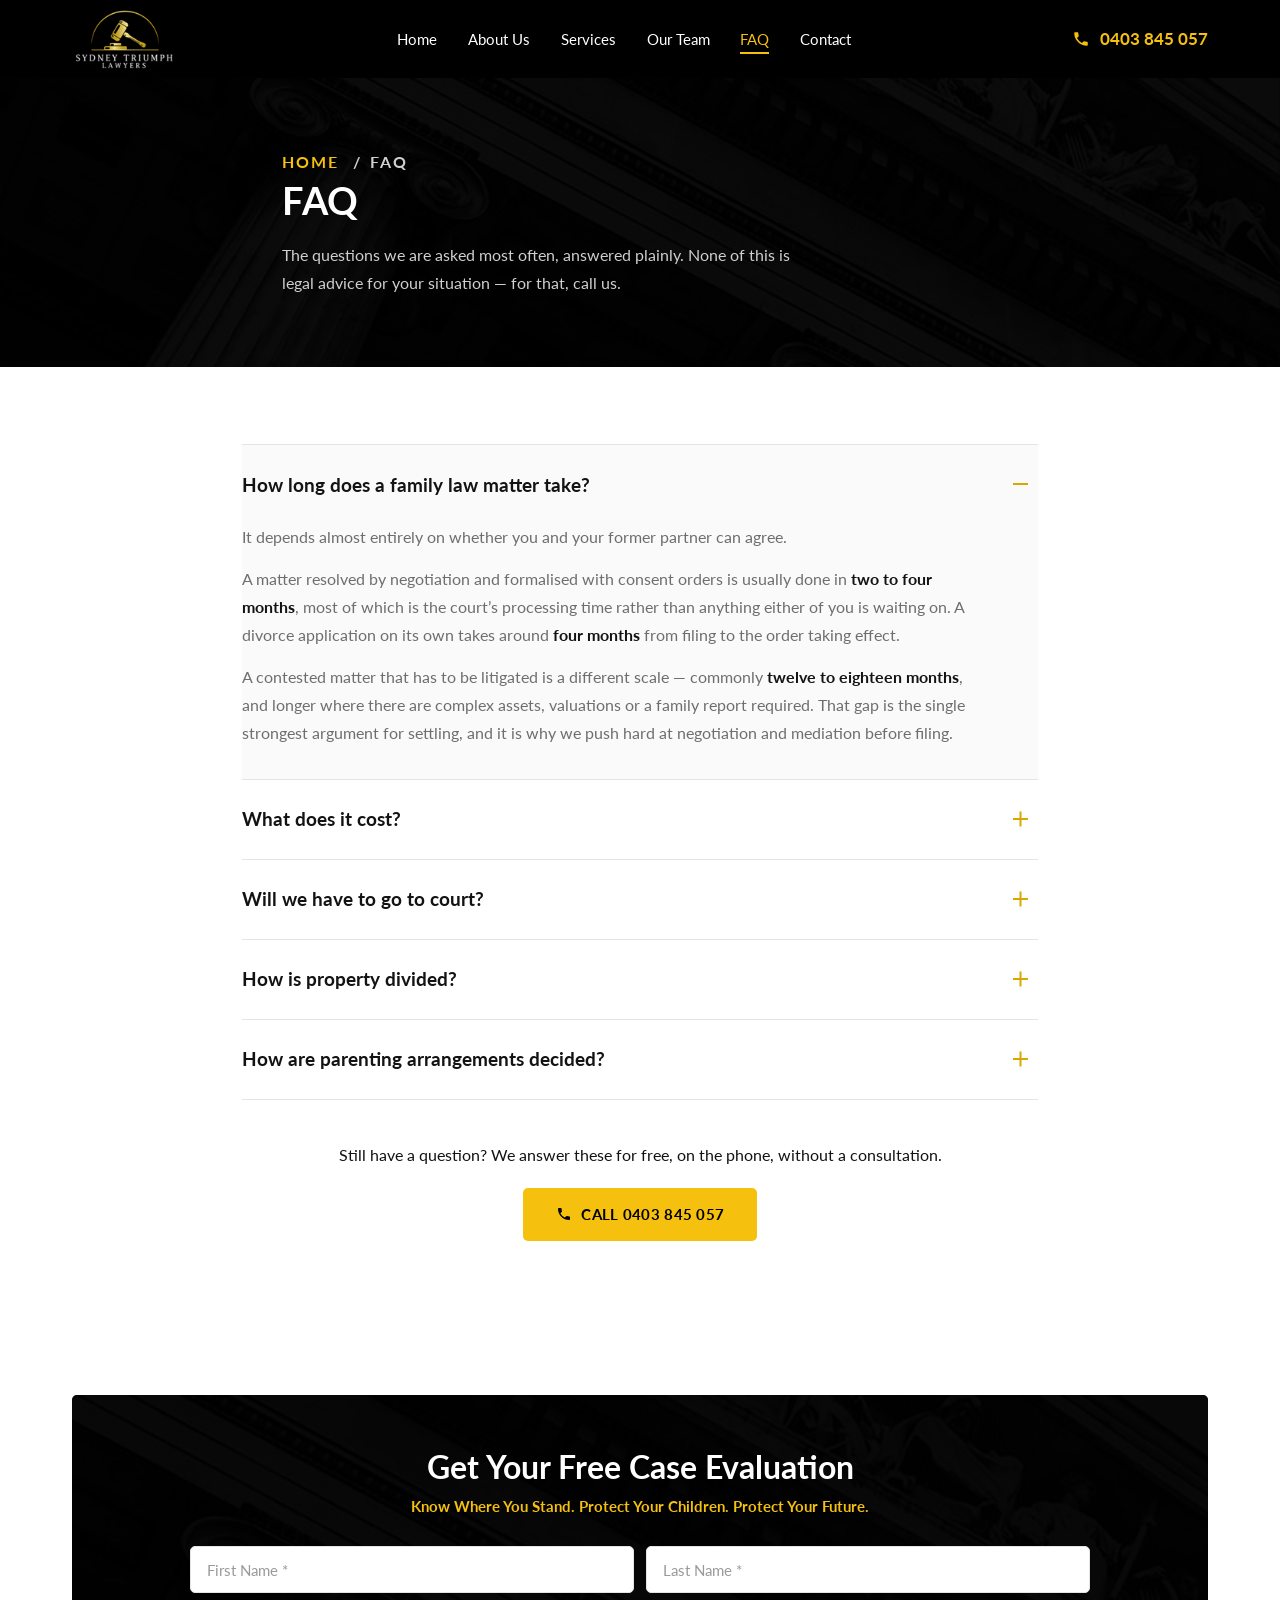
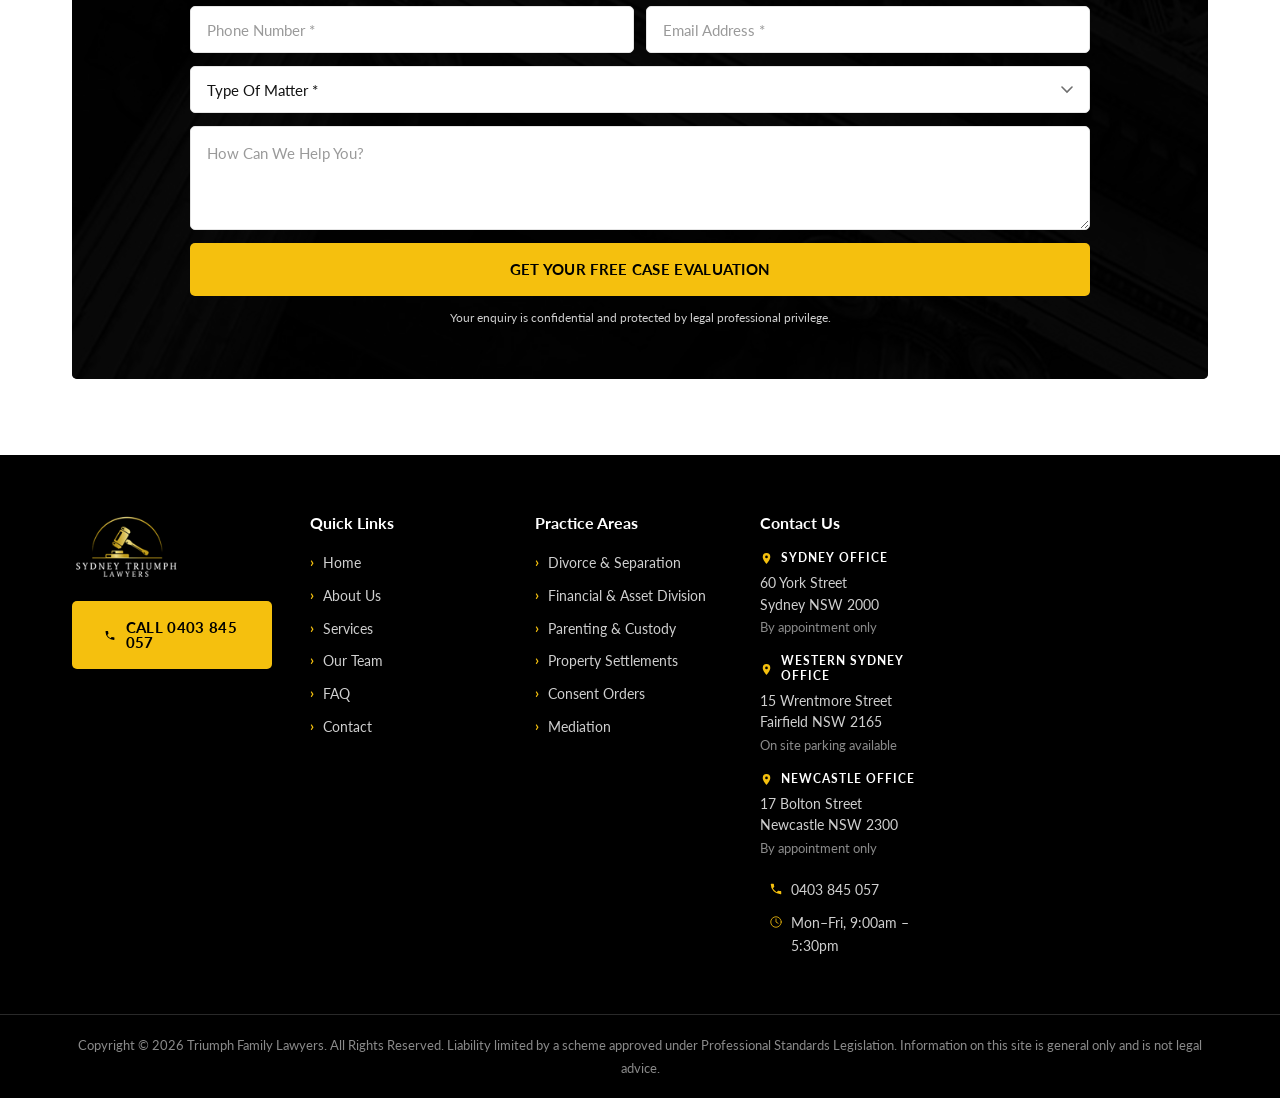
<file: faq/index.html>
<!DOCTYPE html>
<html lang="en-US">
<head>
<meta charset="UTF-8">
<meta name="viewport" content="width=device-width, initial-scale=1">
<link rel="profile" href="https://gmpg.org/xfn/11">
<title>FAQ &#8211; Triumph Family Lawyers</title>
<meta name='robots' content='max-image-preview:large' />
<meta name="robots" content="noindex, nofollow, noarchive">
<link rel='dns-prefetch' href='http://fonts.googleapis.com/' />
<link href='https://fonts.gstatic.com' crossorigin rel='preconnect' />
<style id="wp-img-auto-sizes-contain-inline-css">
img:is([sizes=auto i],[sizes^="auto," i]){contain-intrinsic-size:3000px 1500px}
/*# sourceURL=wp-img-auto-sizes-contain-inline-css */
</style>
<style id="wp-emoji-styles-inline-css">

	img.wp-smiley, img.emoji {
		display: inline !important;
		border: none !important;
		box-shadow: none !important;
		height: 1em !important;
		width: 1em !important;
		margin: 0 0.07em !important;
		vertical-align: -0.1em !important;
		background: none !important;
		padding: 0 !important;
	}
/*# sourceURL=wp-emoji-styles-inline-css */
</style>
<style id="wp-block-library-inline-css">
/**
 * Colors
 */
/**
 * Typography
 */
/**
 * SCSS Variables.
 *
 * Please use variables from this sheet to ensure consistency across the UI.
 * Don't add to this sheet unless you're pretty sure the value will be reused in many places.
 * For example, don't add rules to this sheet that affect block visuals. It's purely for UI.
 */
/**
 * Fonts & basic variables.
 */
/**
 * Typography
 */
/**
 * Grid System.
 * https://make.wordpress.org/design/2019/10/31/proposal-a-consistent-spacing-system-for-wordpress/
 */
/**
 * Radius scale.
 */
/**
 * Elevation scale.
 */
/**
 * Dimensions.
 */
/**
 * Mobile specific styles
 */
/**
 * Editor styles.
 */
/**
 * Block & Editor UI.
 */
/**
 * Block paddings.
 */
/**
 * React Native specific.
 * These variables do not appear to be used anywhere else.
 */
/**
 * Breakpoints & Media Queries
 */
/**
*  Converts a hex value into the rgb equivalent.
*
* @param {string} hex - the hexadecimal value to convert
* @return {string} comma separated rgb values
*/
/**
 * Long content fade mixin
 *
 * Creates a fading overlay to signify that the content is longer
 * than the space allows.
 */
/**
 * Breakpoint mixins
 */
/**
 * Focus styles.
 */
/**
 * Standard focus rings for the WordPress Design System.
 *
 * Apply `outset-ring__focus` inside the relevant pseudo-class at the call site,
 * e.g. `&:focus { @include outset-ring__focus(); }`.
 */
/**
 * Applies editor left position to the selector passed as argument
 */
/**
 * Styles that are reused verbatim in a few places
 */
/**
 * Allows users to opt-out of animations via OS-level preferences.
 */
/**
 * Reset default styles for JavaScript UI based pages.
 * This is a WP-admin agnostic reset
 */
/**
 * Reset the WP Admin page styles for Gutenberg-like pages.
 */
/**
 * Creates a checkerboard pattern background to indicate transparency.
 * @param {String} $size - The size of the squares in the checkerboard pattern. Default is 12px.
 */
:root {
  --wp-block-synced-color: #7a00df;
  --wp-block-synced-color--rgb: 122, 0, 223;
  --wp-bound-block-color: var(--wp-block-synced-color);
  --wp-editor-canvas-background: #ddd;
  --wp-admin-theme-color: #007cba;
  --wp-admin-theme-color--rgb: 0, 124, 186;
  --wp-admin-theme-color-darker-10: rgb(0, 107, 160.5);
  --wp-admin-theme-color-darker-10--rgb: 0, 107, 160.5;
  --wp-admin-theme-color-darker-20: #005a87;
  --wp-admin-theme-color-darker-20--rgb: 0, 90, 135;
  --wp-admin-border-width-focus: 2px;
}
@media (min-resolution: 192dpi) {
  :root {
    --wp-admin-border-width-focus: 1.5px;
  }
}

/**
 * Element styles.
 */
.wp-element-button {
  cursor: pointer;
}

:root .has-very-light-gray-background-color {
  background-color: #eee;
}
:root .has-very-dark-gray-background-color {
  background-color: #313131;
}
:root .has-very-light-gray-color {
  color: #eee;
}
:root .has-very-dark-gray-color {
  color: #313131;
}
:root {
  /* stylelint-disable @stylistic/function-comma-space-after -- We can not use spacing because of WP multi site kses rule. */
}
:root .has-vivid-green-cyan-to-vivid-cyan-blue-gradient-background {
  background: linear-gradient(135deg, rgb(0, 208, 132) 0%, rgb(6, 147, 227) 100%);
}
:root .has-purple-crush-gradient-background {
  background: linear-gradient(135deg, rgb(52, 226, 228) 0%, rgb(71, 33, 251) 50%, rgb(171, 29, 254) 100%);
}
:root .has-hazy-dawn-gradient-background {
  background: linear-gradient(135deg, rgb(250, 172, 168) 0%, rgb(218, 208, 236) 100%);
}
:root .has-subdued-olive-gradient-background {
  background: linear-gradient(135deg, rgb(250, 250, 225) 0%, rgb(103, 166, 113) 100%);
}
:root .has-atomic-cream-gradient-background {
  background: linear-gradient(135deg, rgb(253, 215, 154) 0%, rgb(0, 74, 89) 100%);
}
:root .has-nightshade-gradient-background {
  background: linear-gradient(135deg, rgb(51, 9, 104) 0%, rgb(49, 205, 207) 100%);
}
:root .has-midnight-gradient-background {
  background: linear-gradient(135deg, rgb(2, 3, 129) 0%, rgb(40, 116, 252) 100%);
}
:root {
  /* stylelint-enable @stylistic/function-comma-space-after */
  --wp--preset--font-size--normal: 16px;
  --wp--preset--font-size--huge: 42px;
}

.has-regular-font-size {
  font-size: 1em;
}

.has-larger-font-size {
  font-size: 2.625em;
}

.has-normal-font-size {
  font-size: var(--wp--preset--font-size--normal);
}

.has-huge-font-size {
  font-size: var(--wp--preset--font-size--huge);
}

:root .has-text-align-center {
  text-align: center;
}

:root .has-text-align-left {
  /*rtl:ignore*/
  text-align: left;
}

:root .has-text-align-right {
  /*rtl:ignore*/
  text-align: right;
}

.has-fit-text {
  white-space: nowrap !important;
}

#end-resizable-editor-section {
  display: none;
}

.aligncenter {
  clear: both;
}

.items-justified-left {
  justify-content: flex-start;
}

.items-justified-center {
  justify-content: center;
}

.items-justified-right {
  justify-content: flex-end;
}

.items-justified-space-between {
  justify-content: space-between;
}

.screen-reader-text {
  border: 0;
  clip-path: inset(50%);
  height: 1px;
  margin: -1px;
  overflow: hidden;
  padding: 0;
  position: absolute;
  width: 1px;
  word-wrap: normal !important;
  word-break: normal !important;
}

.screen-reader-text:focus {
  background-color: #ddd;
  clip-path: none;
  color: #444;
  display: block;
  font-size: 1em;
  height: auto;
  left: 5px;
  line-height: normal;
  padding: 15px 23px 14px;
  text-decoration: none;
  top: 5px;
  width: auto;
  z-index: 100000;
}

/**
 * The following provide a simple means of applying a default border style when
 * a user first makes a selection in the border block support panel.
 * This prevents issues such as where the user could set a border width
 * and see no border due there being no border style set.
 *
 * This is intended to be removed once intelligent defaults can be set while
 * making border selections via the block support.
 *
 * See: https://github.com/WordPress/gutenberg/pull/33743
 */
html :where(.has-border-color) {
  border-style: solid;
}

html :where([style^=border-color],
[style*=";border-color"],
[style*="; border-color"]) {
  border-style: solid;
}

html :where([style^=border-top-color],
[style*=";border-top-color"],
[style*="; border-top-color"]) {
  border-top-style: solid;
}

html :where([style^=border-right-color],
[style*=";border-right-color"],
[style*="; border-right-color"]) {
  /*rtl:ignore*/
  border-right-style: solid;
}

html :where([style^=border-bottom-color],
[style*=";border-bottom-color"],
[style*="; border-bottom-color"]) {
  border-bottom-style: solid;
}

html :where([style^=border-left-color],
[style*=";border-left-color"],
[style*="; border-left-color"]) {
  /*rtl:ignore*/
  border-left-style: solid;
}

html :where([style^=border-width],
[style*=";border-width"],
[style*="; border-width"]) {
  border-style: solid;
}

html :where([style^=border-top-width],
[style*=";border-top-width"],
[style*="; border-top-width"]) {
  border-top-style: solid;
}

html :where([style^=border-right-width],
[style*=";border-right-width"],
[style*="; border-right-width"]) {
  /*rtl:ignore*/
  border-right-style: solid;
}

html :where([style^=border-bottom-width],
[style*=";border-bottom-width"],
[style*="; border-bottom-width"]) {
  border-bottom-style: solid;
}

html :where([style^=border-left-width],
[style*=";border-left-width"],
[style*="; border-left-width"]) {
  /*rtl:ignore*/
  border-left-style: solid;
}

/**
 * Provide baseline responsiveness for images.
 */
html :where(img[class*=wp-image-]) {
  height: auto;
  max-width: 100%;
}

/**
 * Reset user agent styles for figure element margins.
 */
:where(figure) {
  margin: 0 0 1em 0;
}

html :where(.is-position-sticky) {
  --wp-admin--admin-bar--position-offset: var(--wp-admin--admin-bar--height, 0px);
}

@media screen and (max-width: 600px) {
  html :where(.is-position-sticky) {
    --wp-admin--admin-bar--position-offset: 0px;
  }
}

/*# sourceURL=/wp-includes/css/dist/block-library/common.css */
</style>
<style id="classic-theme-styles-inline-css">
/**
 * These rules are needed for backwards compatibility.
 * They should match the button element rules in the base theme.json file.
 */
.wp-block-button__link {
	color: #ffffff;
	background-color: #32373c;
	border-radius: 9999px; /* 100% causes an oval, but any explicit but really high value retains the pill shape. */

	/* This needs a low specificity so it won't override the rules from the button element if defined in theme.json. */
	box-shadow: none;
	text-decoration: none;

	/* The extra 2px are added to size solids the same as the outline versions.*/
	padding: calc(0.667em + 2px) calc(1.333em + 2px);

	font-size: 1.125em;
}

.wp-block-file__button {
	background: #32373c;
	color: #ffffff;
	text-decoration: none;
}

/*# sourceURL=/wp-includes/css/classic-themes.css */
</style>

<style id="global-styles-inline-css">
:root{--wp--preset--aspect-ratio--square: 1;--wp--preset--aspect-ratio--4-3: 4/3;--wp--preset--aspect-ratio--3-4: 3/4;--wp--preset--aspect-ratio--3-2: 3/2;--wp--preset--aspect-ratio--2-3: 2/3;--wp--preset--aspect-ratio--16-9: 16/9;--wp--preset--aspect-ratio--9-16: 9/16;--wp--preset--color--black: #000000;--wp--preset--color--cyan-bluish-gray: #abb8c3;--wp--preset--color--white: #ffffff;--wp--preset--color--pale-pink: #f78da7;--wp--preset--color--vivid-red: #cf2e2e;--wp--preset--color--luminous-vivid-orange: #ff6900;--wp--preset--color--luminous-vivid-amber: #fcb900;--wp--preset--color--light-green-cyan: #7bdcb5;--wp--preset--color--vivid-green-cyan: #00d084;--wp--preset--color--pale-cyan-blue: #8ed1fc;--wp--preset--color--vivid-cyan-blue: #0693e3;--wp--preset--color--vivid-purple: #9b51e0;--wp--preset--gradient--vivid-cyan-blue-to-vivid-purple: linear-gradient(135deg,rgb(6,147,227) 0%,rgb(155,81,224) 100%);--wp--preset--gradient--light-green-cyan-to-vivid-green-cyan: linear-gradient(135deg,rgb(122,220,180) 0%,rgb(0,208,130) 100%);--wp--preset--gradient--luminous-vivid-amber-to-luminous-vivid-orange: linear-gradient(135deg,rgb(252,185,0) 0%,rgb(255,105,0) 100%);--wp--preset--gradient--luminous-vivid-orange-to-vivid-red: linear-gradient(135deg,rgb(255,105,0) 0%,rgb(207,46,46) 100%);--wp--preset--gradient--very-light-gray-to-cyan-bluish-gray: linear-gradient(135deg,rgb(238,238,238) 0%,rgb(169,184,195) 100%);--wp--preset--gradient--cool-to-warm-spectrum: linear-gradient(135deg,rgb(74,234,220) 0%,rgb(151,120,209) 20%,rgb(207,42,186) 40%,rgb(238,44,130) 60%,rgb(251,105,98) 80%,rgb(254,248,76) 100%);--wp--preset--gradient--blush-light-purple: linear-gradient(135deg,rgb(255,206,236) 0%,rgb(152,150,240) 100%);--wp--preset--gradient--blush-bordeaux: linear-gradient(135deg,rgb(254,205,165) 0%,rgb(254,45,45) 50%,rgb(107,0,62) 100%);--wp--preset--gradient--luminous-dusk: linear-gradient(135deg,rgb(255,203,112) 0%,rgb(199,81,192) 50%,rgb(65,88,208) 100%);--wp--preset--gradient--pale-ocean: linear-gradient(135deg,rgb(255,245,203) 0%,rgb(182,227,212) 50%,rgb(51,167,181) 100%);--wp--preset--gradient--electric-grass: linear-gradient(135deg,rgb(202,248,128) 0%,rgb(113,206,126) 100%);--wp--preset--gradient--midnight: linear-gradient(135deg,rgb(2,3,129) 0%,rgb(40,116,252) 100%);--wp--preset--font-size--small: 13px;--wp--preset--font-size--medium: 20px;--wp--preset--font-size--large: 36px;--wp--preset--font-size--x-large: 42px;--wp--preset--spacing--20: 0.44rem;--wp--preset--spacing--30: 0.67rem;--wp--preset--spacing--40: 1rem;--wp--preset--spacing--50: 1.5rem;--wp--preset--spacing--60: 2.25rem;--wp--preset--spacing--70: 3.38rem;--wp--preset--spacing--80: 5.06rem;--wp--preset--shadow--natural: 6px 6px 9px rgba(0, 0, 0, 0.2);--wp--preset--shadow--deep: 12px 12px 50px rgba(0, 0, 0, 0.4);--wp--preset--shadow--sharp: 6px 6px 0px rgba(0, 0, 0, 0.2);--wp--preset--shadow--outlined: 6px 6px 0px -3px rgb(255, 255, 255), 6px 6px rgb(0, 0, 0);--wp--preset--shadow--crisp: 6px 6px 0px rgb(0, 0, 0);}.wp-block-button{--wp--preset--dimension--25: 25%;--wp--preset--dimension--50: 50%;--wp--preset--dimension--75: 75%;--wp--preset--dimension--100: 100%;}:where(body) { margin: 0; }:where(.is-layout-flex){gap: 0.5em;}:where(.is-layout-grid){gap: 0.5em;}body .is-layout-flex{display: flex;}.is-layout-flex{flex-wrap: wrap;align-items: center;}.is-layout-flex > :is(*, div){margin: 0;}body .is-layout-grid{display: grid;}.is-layout-grid > :is(*, div){margin: 0;}body{padding-top: 0px;padding-right: 0px;padding-bottom: 0px;padding-left: 0px;}:root :where(.wp-element-button, .wp-block-button__link){background-color: #32373c;border-width: 0;color: #fff;font-family: inherit;font-size: inherit;font-style: inherit;font-weight: inherit;letter-spacing: inherit;line-height: inherit;padding-top: calc(0.667em + 2px);padding-right: calc(1.333em + 2px);padding-bottom: calc(0.667em + 2px);padding-left: calc(1.333em + 2px);text-decoration: none;text-transform: inherit;}.has-black-color{color: var(--wp--preset--color--black) !important;}.has-cyan-bluish-gray-color{color: var(--wp--preset--color--cyan-bluish-gray) !important;}.has-white-color{color: var(--wp--preset--color--white) !important;}.has-pale-pink-color{color: var(--wp--preset--color--pale-pink) !important;}.has-vivid-red-color{color: var(--wp--preset--color--vivid-red) !important;}.has-luminous-vivid-orange-color{color: var(--wp--preset--color--luminous-vivid-orange) !important;}.has-luminous-vivid-amber-color{color: var(--wp--preset--color--luminous-vivid-amber) !important;}.has-light-green-cyan-color{color: var(--wp--preset--color--light-green-cyan) !important;}.has-vivid-green-cyan-color{color: var(--wp--preset--color--vivid-green-cyan) !important;}.has-pale-cyan-blue-color{color: var(--wp--preset--color--pale-cyan-blue) !important;}.has-vivid-cyan-blue-color{color: var(--wp--preset--color--vivid-cyan-blue) !important;}.has-vivid-purple-color{color: var(--wp--preset--color--vivid-purple) !important;}.has-black-background-color{background-color: var(--wp--preset--color--black) !important;}.has-cyan-bluish-gray-background-color{background-color: var(--wp--preset--color--cyan-bluish-gray) !important;}.has-white-background-color{background-color: var(--wp--preset--color--white) !important;}.has-pale-pink-background-color{background-color: var(--wp--preset--color--pale-pink) !important;}.has-vivid-red-background-color{background-color: var(--wp--preset--color--vivid-red) !important;}.has-luminous-vivid-orange-background-color{background-color: var(--wp--preset--color--luminous-vivid-orange) !important;}.has-luminous-vivid-amber-background-color{background-color: var(--wp--preset--color--luminous-vivid-amber) !important;}.has-light-green-cyan-background-color{background-color: var(--wp--preset--color--light-green-cyan) !important;}.has-vivid-green-cyan-background-color{background-color: var(--wp--preset--color--vivid-green-cyan) !important;}.has-pale-cyan-blue-background-color{background-color: var(--wp--preset--color--pale-cyan-blue) !important;}.has-vivid-cyan-blue-background-color{background-color: var(--wp--preset--color--vivid-cyan-blue) !important;}.has-vivid-purple-background-color{background-color: var(--wp--preset--color--vivid-purple) !important;}.has-black-border-color{border-color: var(--wp--preset--color--black) !important;}.has-cyan-bluish-gray-border-color{border-color: var(--wp--preset--color--cyan-bluish-gray) !important;}.has-white-border-color{border-color: var(--wp--preset--color--white) !important;}.has-pale-pink-border-color{border-color: var(--wp--preset--color--pale-pink) !important;}.has-vivid-red-border-color{border-color: var(--wp--preset--color--vivid-red) !important;}.has-luminous-vivid-orange-border-color{border-color: var(--wp--preset--color--luminous-vivid-orange) !important;}.has-luminous-vivid-amber-border-color{border-color: var(--wp--preset--color--luminous-vivid-amber) !important;}.has-light-green-cyan-border-color{border-color: var(--wp--preset--color--light-green-cyan) !important;}.has-vivid-green-cyan-border-color{border-color: var(--wp--preset--color--vivid-green-cyan) !important;}.has-pale-cyan-blue-border-color{border-color: var(--wp--preset--color--pale-cyan-blue) !important;}.has-vivid-cyan-blue-border-color{border-color: var(--wp--preset--color--vivid-cyan-blue) !important;}.has-vivid-purple-border-color{border-color: var(--wp--preset--color--vivid-purple) !important;}.has-vivid-cyan-blue-to-vivid-purple-gradient-background{background: var(--wp--preset--gradient--vivid-cyan-blue-to-vivid-purple) !important;}.has-light-green-cyan-to-vivid-green-cyan-gradient-background{background: var(--wp--preset--gradient--light-green-cyan-to-vivid-green-cyan) !important;}.has-luminous-vivid-amber-to-luminous-vivid-orange-gradient-background{background: var(--wp--preset--gradient--luminous-vivid-amber-to-luminous-vivid-orange) !important;}.has-luminous-vivid-orange-to-vivid-red-gradient-background{background: var(--wp--preset--gradient--luminous-vivid-orange-to-vivid-red) !important;}.has-very-light-gray-to-cyan-bluish-gray-gradient-background{background: var(--wp--preset--gradient--very-light-gray-to-cyan-bluish-gray) !important;}.has-cool-to-warm-spectrum-gradient-background{background: var(--wp--preset--gradient--cool-to-warm-spectrum) !important;}.has-blush-light-purple-gradient-background{background: var(--wp--preset--gradient--blush-light-purple) !important;}.has-blush-bordeaux-gradient-background{background: var(--wp--preset--gradient--blush-bordeaux) !important;}.has-luminous-dusk-gradient-background{background: var(--wp--preset--gradient--luminous-dusk) !important;}.has-pale-ocean-gradient-background{background: var(--wp--preset--gradient--pale-ocean) !important;}.has-electric-grass-gradient-background{background: var(--wp--preset--gradient--electric-grass) !important;}.has-midnight-gradient-background{background: var(--wp--preset--gradient--midnight) !important;}.has-small-font-size{font-size: var(--wp--preset--font-size--small) !important;}.has-medium-font-size{font-size: var(--wp--preset--font-size--medium) !important;}.has-large-font-size{font-size: var(--wp--preset--font-size--large) !important;}.has-x-large-font-size{font-size: var(--wp--preset--font-size--x-large) !important;}
/*# sourceURL=global-styles-inline-css */
</style>

<link rel='stylesheet' id='tfl-fonts-css' href='https://fonts.googleapis.com/css2?family=Lato:ital,wght@0,300;0,400;0,700;0,900;1,400&#038;display=swap' media='all' />
<link rel='stylesheet' id='tfl-theme-css' href='../wp-content/themes/triumph-family-law/assets/css/theme.css' media='all' />
<link rel='stylesheet' id='tfl-wp-css' href='../wp-content/themes/triumph-family-law/assets/css/wordpress.css' media='all' />
<link rel='stylesheet' id='tfl-style-css' href='../wp-content/themes/triumph-family-law/style.css' media='all' />
<meta name="generator" content="WordPress 7.1" />
<link rel="canonical" href="index.html" />
<link rel="icon" href="data:image/svg+xml,%3Csvg%20xmlns%3D%27http%3A%2F%2Fwww.w3.org%2F2000%2Fsvg%27%20viewBox%3D%270%200%2032%2032%27%3E%3Crect%20width%3D%2732%27%20height%3D%2732%27%20fill%3D%27%2523000%27%2F%3E%3Cpath%20d%3D%27M9%2010.5h14M16%2010.5v12%27%20stroke%3D%27%2523F5C00E%27%20stroke-width%3D%272.8%27%20stroke-linecap%3D%27round%27%2F%3E%3C%2Fsvg%3E">
<noscript><style>.rv{opacity:1;transform:none}</style></noscript>
<style id="core-block-supports-inline-css">
/**
 * Core styles: block-supports
 */

/*# sourceURL=core-block-supports-inline-css */
</style>

</head>

<body class="wp-singular page-template page-template-page-templates page-template-template-faq page-template-page-templatestemplate-faq-php page page-id-8 wp-embed-responsive wp-theme-triumph-family-law">

<a class="skip-link sr" href="index.html#content">Skip to content</a>


<header class="masthead">
	<div class="shell masthead__in">

					<a class="logo" href="../index.html" rel="home">
				<img src="../wp-content/themes/triumph-family-law/assets/images/main-logo.png"
				     alt="Triumph Family Lawyers" width="136" height="85">
			</a>
		
		
			<nav id="nav" class="nav" aria-label="Primary"><ul id="menu-primary" class="nav__list"><li id="menu-item-11" class="menu-item menu-item-type-post_type menu-item-object-page menu-item-home menu-item-11"><a href="../index.html">Home</a></li>
<li id="menu-item-12" class="menu-item menu-item-type-post_type menu-item-object-page menu-item-12"><a href="../about-the-firm/index.html">About Us</a></li>
<li id="menu-item-13" class="menu-item menu-item-type-post_type menu-item-object-page menu-item-13"><a href="../family-law-services/index.html">Services</a></li>
<li id="menu-item-14" class="menu-item menu-item-type-post_type menu-item-object-page menu-item-14"><a href="../our-team/index.html">Our Team</a></li>
<li id="menu-item-15" class="menu-item menu-item-type-post_type menu-item-object-page current-menu-item page_item page-item-8 current_page_item menu-item-15"><a href="index.html" aria-current="page">FAQ</a></li>
<li id="menu-item-16" class="menu-item menu-item-type-post_type menu-item-object-page menu-item-16"><a href="../contact/index.html">Contact</a></li>
</ul></nav>
		
		<a class="callnum" href="tel:+61403845057">
			<svg class="" width="18" height="18" viewBox="0 0 24 24" fill="currentColor" aria-hidden="true" focusable="false"><path d="M6.6 10.8a15.1 15.1 0 0 0 6.6 6.6l2.2-2.2c.3-.3.7-.4 1-.2 1.1.4 2.3.6 3.6.6.6 0 1 .4 1 1V20c0 .6-.4 1-1 1A17 17 0 0 1 3 4c0-.6.4-1 1-1h3.4c.6 0 1 .4 1 1 0 1.2.2 2.4.6 3.6.1.3 0 .7-.2 1l-2.2 2.2z"/></svg>			0403 845 057		</a>

					<button class="burger" type="button" aria-label="Menu" aria-expanded="false" aria-controls="nav">
				<span></span><span></span><span></span>
			</button>
		
	</div>
</header>

<main id="content">

<section class="banner" style="background-image:url('../wp-content/themes/triumph-family-law/assets/images/sections-bg.jpg')">
	<div class="shell banner__in">
					<p class="crumbs">
				<a href="../index.html">Home</a>
				<span>/</span>FAQ			</p>
		
		<h1>FAQ</h1>

					<p>The questions we are asked most often, answered plainly. None of this is legal advice for your situation — for that, call us.</p>
			</div>
</section>

<section class="band">
	<div class="shell shell--narrow">
		<div class="faq rv">
							<details open>
					<summary>How long does a family law matter take?</summary>
					<div class="faq__a"><p>It depends almost entirely on whether you and your former partner can agree.</p>
<p>A matter resolved by negotiation and formalised with consent orders is usually done in <strong>two to four months</strong>, most of which is the court&rsquo;s processing time rather than anything either of you is waiting on. A divorce application on its own takes around <strong>four months</strong> from filing to the order taking effect.</p>
<p>A contested matter that has to be litigated is a different scale — commonly <strong>twelve to eighteen months</strong>, and longer where there are complex assets, valuations or a family report required. That gap is the single strongest argument for settling, and it is why we push hard at negotiation and mediation before filing.</p>
</div>
				</details>
							<details>
					<summary>What does it cost?</summary>
					<div class="faq__a"><p>You will get a written costs estimate before we start any work, and a call from us before anything unexpected is incurred. No surprise invoices.</p>
<p>Where the scope of work is predictable — a divorce application, consent orders, reviewing an agreement — we offer <strong>fixed fees</strong>, so you know the number up front. Where a matter is contested, costs depend on how far it runs, so we bill at an hourly rate against the estimate and keep you updated as it progresses.</p>
<p>We also offer flexible payment options. The first case evaluation is free and carries no obligation, so you can get a clear picture of the likely cost before committing to anything.</p>
</div>
				</details>
							<details>
					<summary>Will we have to go to court?</summary>
					<div class="faq__a"><p>Probably not. The large majority of family law matters resolve without a final hearing, and that is the outcome we work towards from the first meeting.</p>
<p>For parenting matters you are generally required to attempt <strong>family dispute resolution</strong> before you can file, unless there is urgency, family violence, or a risk to a child. For financial matters, mediation is not compulsory but it is almost always worth doing first.</p>
<p>If court genuinely is the only way to protect you or your children, we file and run it without hesitation — and our Senior Partner is a former barrister who has appeared at all levels of the NSW courts. The point is that the other side can tell when a matter is properly prepared, which is often exactly why it settles.</p>
</div>
				</details>
							<details>
					<summary>How is property divided?</summary>
					<div class="faq__a"><p>There is <strong>no automatic fifty-fifty split</strong>. The court works through four steps:</p>
<p><strong>1. Identify and value the asset pool.</strong> Everything you both own and owe — the family home, superannuation, savings, vehicles, businesses, inheritances, and debts — regardless of whose name it is in.</p>
<p><strong>2. Assess contributions.</strong> Financial contributions, but equally non-financial ones: homemaking, parenting, renovating, and what each of you brought into the relationship.</p>
<p><strong>3. Consider future needs.</strong> Age, health, earning capacity, and who has the day-to-day care of the children. This step commonly shifts the split by five to fifteen per cent.</p>
<p><strong>4. Check the result is just and equitable</strong> in all the circumstances.</p>
<p>Superannuation is part of the pool and can be split by order. Getting the first step done thoroughly is where most of the value is won or lost.</p>
</div>
				</details>
							<details>
					<summary>How are parenting arrangements decided?</summary>
					<div class="faq__a"><p>By one test: what is in the <strong>best interests of the child</strong>. The child&rsquo;s safety is weighed above every other consideration.</p>
<p>Beyond safety, a court looks at the benefit of a meaningful relationship with both parents, the child&rsquo;s own views (given weight according to their maturity), their relationships with siblings, grandparents and carers, and the practical realities — where each parent lives, work patterns, schooling, and how well the two of you can communicate.</p>
<p>The law does not start from a presumption of equal time. It starts from the child. If you and your former partner can agree, you can record it in a parenting plan or make it binding through consent orders, which is faster, cheaper and considerably less damaging for the children than litigating it.</p>
</div>
				</details>
					</div>

		<p class="center" style="margin-top:2.6rem">
			Still have a question? We answer these for free, on the phone, without a consultation.			<br>
			<a class="btn btn--gold" style="margin-top:1.2rem" href="tel:+61403845057">
				<svg class="" width="16" height="16" viewBox="0 0 24 24" fill="currentColor" aria-hidden="true" focusable="false"><path d="M6.6 10.8a15.1 15.1 0 0 0 6.6 6.6l2.2-2.2c.3-.3.7-.4 1-.2 1.1.4 2.3.6 3.6.6.6 0 1 .4 1 1V20c0 .6-.4 1-1 1A17 17 0 0 1 3 4c0-.6.4-1 1-1h3.4c.6 0 1 .4 1 1 0 1.2.2 2.4.6 3.6.1.3 0 .7-.2 1l-2.2 2.2z"/></svg>				Call 0403 845 057			</a>
		</p>
	</div>
</section>

<script type="application/ld+json">{"@context":"https://schema.org","@type":"FAQPage","mainEntity":[{"@type":"Question","name":"How long does a family law matter take?","acceptedAnswer":{"@type":"Answer","text":"It depends almost entirely on whether you and your former partner can agree.A matter resolved by negotiation and formalised with consent orders is usually done in two to four months, most of which is the court&rsquo;s processing time rather than anything either of you is waiting on. A divorce application on its own takes around four months from filing to the order taking effect.A contested matter that has to be litigated is a different scale — commonly twelve to eighteen months, and longer where there are complex assets, valuations or a family report required. That gap is the single strongest argument for settling, and it is why we push hard at negotiation and mediation before filing."}},{"@type":"Question","name":"What does it cost?","acceptedAnswer":{"@type":"Answer","text":"You will get a written costs estimate before we start any work, and a call from us before anything unexpected is incurred. No surprise invoices.Where the scope of work is predictable — a divorce application, consent orders, reviewing an agreement — we offer fixed fees, so you know the number up front. Where a matter is contested, costs depend on how far it runs, so we bill at an hourly rate against the estimate and keep you updated as it progresses.We also offer flexible payment options. The first case evaluation is free and carries no obligation, so you can get a clear picture of the likely cost before committing to anything."}},{"@type":"Question","name":"Will we have to go to court?","acceptedAnswer":{"@type":"Answer","text":"Probably not. The large majority of family law matters resolve without a final hearing, and that is the outcome we work towards from the first meeting.For parenting matters you are generally required to attempt family dispute resolution before you can file, unless there is urgency, family violence, or a risk to a child. For financial matters, mediation is not compulsory but it is almost always worth doing first.If court genuinely is the only way to protect you or your children, we file and run it without hesitation — and our Senior Partner is a former barrister who has appeared at all levels of the NSW courts. The point is that the other side can tell when a matter is properly prepared, which is often exactly why it settles."}},{"@type":"Question","name":"How is property divided?","acceptedAnswer":{"@type":"Answer","text":"There is no automatic fifty-fifty split. The court works through four steps:1. Identify and value the asset pool. Everything you both own and owe — the family home, superannuation, savings, vehicles, businesses, inheritances, and debts — regardless of whose name it is in.2. Assess contributions. Financial contributions, but equally non-financial ones: homemaking, parenting, renovating, and what each of you brought into the relationship.3. Consider future needs. Age, health, earning capacity, and who has the day-to-day care of the children. This step commonly shifts the split by five to fifteen per cent.4. Check the result is just and equitable in all the circumstances.Superannuation is part of the pool and can be split by order. Getting the first step done thoroughly is where most of the value is won or lost."}},{"@type":"Question","name":"How are parenting arrangements decided?","acceptedAnswer":{"@type":"Answer","text":"By one test: what is in the best interests of the child. The child&rsquo;s safety is weighed above every other consideration.Beyond safety, a court looks at the benefit of a meaningful relationship with both parents, the child&rsquo;s own views (given weight according to their maturity), their relationships with siblings, grandparents and carers, and the practical realities — where each parent lives, work patterns, schooling, and how well the two of you can communicate.The law does not start from a presumption of equal time. It starts from the child. If you and your former partner can agree, you can record it in a parenting plan or make it binding through consent orders, which is faster, cheaper and considerably less damaging for the children than litigating it."}}]}</script>
<section class="band" id="enquiry-footer">
	<div class="shell">
		<div class="finalcta rv" style="background-image:url('../wp-content/themes/triumph-family-law/assets/images/case-evaluation-bg.jpg')">
			<div class="finalcta__in">
				<h2>Get Your Free Case Evaluation</h2>

									<p class="finalcta__sub">Know Where You Stand. Protect Your Children. Protect Your Future.</p>
				
					<form class="form" action="#" method="post" data-enquiry novalidate>

		<input type="hidden" name="action" value="tfl_enquiry">
		<input type="hidden" name="tfl_source" value="faq">
		<input type="hidden" name="tfl_redirect" value="#">
		<input type="hidden" id="tfl_nonce" name="tfl_nonce" value="4b517754ae" /><input type="hidden" name="_wp_http_referer" value="/faq/" />
				<div class="tfl-hp" aria-hidden="true">
			<label for="fq-website">Website</label>
			<input id="fq-website" type="text" name="tfl_website" tabindex="-1" autocomplete="off">
		</div>

		<div class="form__ok" role="status">
			Thank you — your enquiry has been sent. One of our family lawyers will contact you shortly.			For urgent matters call 0403 845 057.		</div>

		
		<div class="form__row">
			<label class="sr" for="fq-first">First name</label>
			<input id="fq-first" name="first_name" type="text" placeholder="First Name *" autocomplete="given-name" required>

			<label class="sr" for="fq-last">Last name</label>
			<input id="fq-last" name="last_name" type="text" placeholder="Last Name *" autocomplete="family-name" required>
		</div>

		<div class="form__row">
			<label class="sr" for="fq-phone">Phone number</label>
			<input id="fq-phone" name="phone" type="tel" placeholder="Phone Number *" autocomplete="tel" required>

			<label class="sr" for="fq-email">Email address</label>
			<input id="fq-email" name="email" type="email" placeholder="Email Address *" autocomplete="email" required>
		</div>

		<label class="sr" for="fq-matter">Type of matter</label>
		<select id="fq-matter" name="matter" required>
			<option value="" selected disabled>Type Of Matter *</option>
							<option value="Divorce &amp; Separation">Divorce &amp; Separation</option>
							<option value="Parenting &amp; Custody">Parenting &amp; Custody</option>
							<option value="Property Settlement">Property Settlement</option>
							<option value="Financial &amp; Asset Division">Financial &amp; Asset Division</option>
							<option value="Consent Orders">Consent Orders</option>
							<option value="Mediation">Mediation</option>
							<option value="Apprehended Violence Order">Apprehended Violence Order</option>
							<option value="Other / Not Sure">Other / Not Sure</option>
					</select>

		<label class="sr" for="fq-msg">How can we help</label>
		<textarea id="fq-msg" name="message" placeholder="How Can We Help You?" required></textarea>

		<button class="btn btn--gold btn--wide" type="submit" data-label="Get Your Free Case Evaluation">Get Your Free Case Evaluation</button>

					<p class="form__privacy">Your enquiry is confidential and protected by legal professional privilege.</p>
			</form>
				</div>
		</div>
	</div>
</section>

</main><!-- #content -->


	<footer class="foot">
		<div class="shell foot__grid">

			<div class="foot__brand">
									<img src="../wp-content/themes/triumph-family-law/assets/images/main-logo.png"
					     alt="Triumph Family Lawyers" width="136" height="85" loading="lazy">
				
				<a class="btn btn--gold" href="tel:+61403845057">
					<svg class="" width="15" height="15" viewBox="0 0 24 24" fill="currentColor" aria-hidden="true" focusable="false"><path d="M6.6 10.8a15.1 15.1 0 0 0 6.6 6.6l2.2-2.2c.3-.3.7-.4 1-.2 1.1.4 2.3.6 3.6.6.6 0 1 .4 1 1V20c0 .6-.4 1-1 1A17 17 0 0 1 3 4c0-.6.4-1 1-1h3.4c.6 0 1 .4 1 1 0 1.2.2 2.4.6 3.6.1.3 0 .7-.2 1l-2.2 2.2z"/></svg>					Call 0403 845 057				</a>
			</div>

			<div>
				<h4>Quick Links</h4>
				<ul id="menu-footer-links" class=""><li id="menu-item-17" class="menu-item menu-item-type-post_type menu-item-object-page menu-item-home menu-item-17"><a href="../index.html">Home</a></li>
<li id="menu-item-18" class="menu-item menu-item-type-post_type menu-item-object-page menu-item-18"><a href="../about-the-firm/index.html">About Us</a></li>
<li id="menu-item-19" class="menu-item menu-item-type-post_type menu-item-object-page menu-item-19"><a href="../family-law-services/index.html">Services</a></li>
<li id="menu-item-20" class="menu-item menu-item-type-post_type menu-item-object-page menu-item-20"><a href="../our-team/index.html">Our Team</a></li>
<li id="menu-item-21" class="menu-item menu-item-type-post_type menu-item-object-page current-menu-item page_item page-item-8 current_page_item menu-item-21"><a href="index.html" aria-current="page">FAQ</a></li>
<li id="menu-item-22" class="menu-item menu-item-type-post_type menu-item-object-page menu-item-22"><a href="../contact/index.html">Contact</a></li>
</ul>			</div>

			<div>
				<h4>Practice Areas</h4>
				<ul><li><a href="../family-law-services/index.html#divorce-and-separation">Divorce &amp; Separation</a></li><li><a href="../family-law-services/index.html#financial-and-asset-division">Financial &amp; Asset Division</a></li><li><a href="../family-law-services/index.html#parenting-and-custody">Parenting &amp; Custody</a></li><li><a href="../family-law-services/index.html#property-settlements">Property Settlements</a></li><li><a href="../family-law-services/index.html#consent-orders">Consent Orders</a></li><li><a href="../family-law-services/index.html#mediation">Mediation</a></li></ul>			</div>

			<div>
				<h4>Contact Us</h4>
									<div class="foot__offices">
													<div class="office">
								<h4 class="office__name">
									<svg class="office__pin" width="13" height="13" viewBox="0 0 24 24" fill="currentColor" aria-hidden="true" focusable="false"><path d="M12 2a7 7 0 0 0-7 7c0 5.2 7 13 7 13s7-7.8 7-13a7 7 0 0 0-7-7zm0 9.5A2.5 2.5 0 1 1 12 6.5a2.5 2.5 0 0 1 0 5z"/></svg>									Sydney Office								</h4>
																	<p class="office__address">60 York Street<br />
Sydney NSW 2000</p>
																									<p class="office__note">By appointment only</p>
															</div>
													<div class="office">
								<h4 class="office__name">
									<svg class="office__pin" width="13" height="13" viewBox="0 0 24 24" fill="currentColor" aria-hidden="true" focusable="false"><path d="M12 2a7 7 0 0 0-7 7c0 5.2 7 13 7 13s7-7.8 7-13a7 7 0 0 0-7-7zm0 9.5A2.5 2.5 0 1 1 12 6.5a2.5 2.5 0 0 1 0 5z"/></svg>									Western Sydney Office								</h4>
																	<p class="office__address">15 Wrentmore Street<br />
Fairfield NSW 2165</p>
																									<p class="office__note">On site parking available</p>
															</div>
													<div class="office">
								<h4 class="office__name">
									<svg class="office__pin" width="13" height="13" viewBox="0 0 24 24" fill="currentColor" aria-hidden="true" focusable="false"><path d="M12 2a7 7 0 0 0-7 7c0 5.2 7 13 7 13s7-7.8 7-13a7 7 0 0 0-7-7zm0 9.5A2.5 2.5 0 1 1 12 6.5a2.5 2.5 0 0 1 0 5z"/></svg>									Newcastle Office								</h4>
																	<p class="office__address">17 Bolton Street<br />
Newcastle NSW 2300</p>
																									<p class="office__note">By appointment only</p>
															</div>
											</div>
				
				<ul style="margin-top:1.2rem">
					<li class="foot__li--icon">
						<svg class="foot__ico" width="14" height="14" viewBox="0 0 24 24" fill="currentColor" aria-hidden="true" focusable="false"><path d="M6.6 10.8a15.1 15.1 0 0 0 6.6 6.6l2.2-2.2c.3-.3.7-.4 1-.2 1.1.4 2.3.6 3.6.6.6 0 1 .4 1 1V20c0 .6-.4 1-1 1A17 17 0 0 1 3 4c0-.6.4-1 1-1h3.4c.6 0 1 .4 1 1 0 1.2.2 2.4.6 3.6.1.3 0 .7-.2 1l-2.2 2.2z"/></svg>						<a href="tel:+61403845057">0403 845 057</a>
					</li>

					
											<li class="foot__li--icon">
							<svg class="foot__ico" width="14" height="14" viewBox="0 0 24 24" fill="none" stroke="currentColor" stroke-width="1.4" stroke-linecap="round" stroke-linejoin="round" aria-hidden="true" focusable="false"><circle cx="12" cy="12" r="9"/><path d="M12 6.6V12l3.6 2.2"/></svg>							<span>Mon–Fri, 9:00am – 5:30pm</span>
						</li>
					
									</ul>
			</div>

		</div>

		<div class="foot__legal">
			<div class="shell">
				Copyright &copy; 2026 Triumph Family Lawyers. All Rights Reserved.				Liability limited by a scheme approved under Professional Standards Legislation.				Information on this site is general only and is not legal advice.			</div>
		</div>
	</footer>


<script type="speculationrules">
{"prefetch":[{"source":"document","where":{"and":[{"href_matches":"/*"},{"not":{"href_matches":["/wp-*.php","/wp-admin/*","/wp-content/uploads/*","/wp-content/*","/wp-content/plugins/*","/wp-content/themes/triumph-family-law/*","/*\\?(.+)"]}},{"not":{"selector_matches":"a[rel~=\"nofollow\"]"}},{"not":{"selector_matches":".no-prefetch, .no-prefetch a"}}]},"eagerness":"conservative"}]}
</script>
<script id="tfl-main-js" src="../wp-content/themes/triumph-family-law/assets/js/main.js"></script>


<script>
(function(){
  document.querySelectorAll('form[data-enquiry]').forEach(function(f){
    f.setAttribute('action','#');
    f.addEventListener('submit', function(e){
      e.preventDefault();
      e.stopImmediatePropagation();
      var ok = f.querySelector('.form__ok');
      if(ok){
        ok.textContent = 'This is a static preview, so the form is inactive here. On the live site this sends an email to the firm straight away.';
        ok.classList.add('is-on');
        ok.scrollIntoView({behavior:'smooth',block:'center'});
      }
    }, true);
  });
})();
</script>
	</body>
</html>
</file>
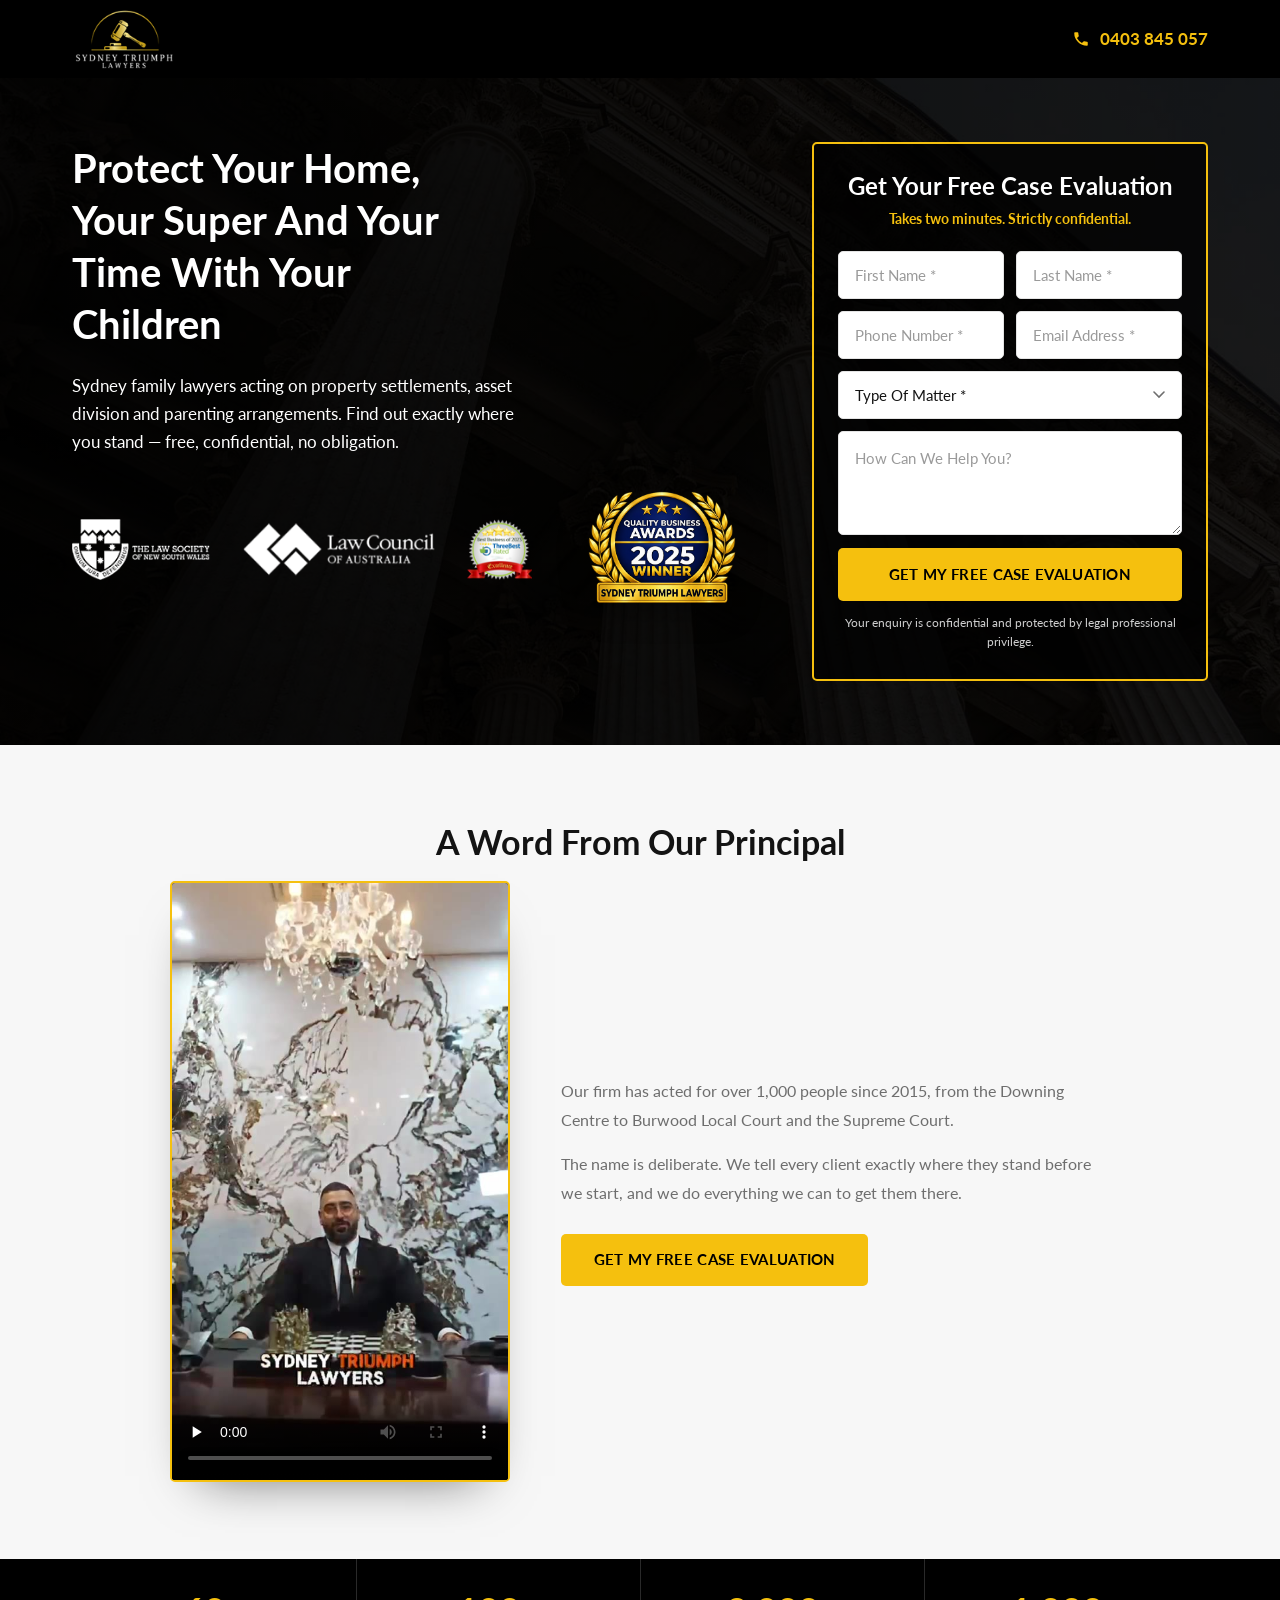
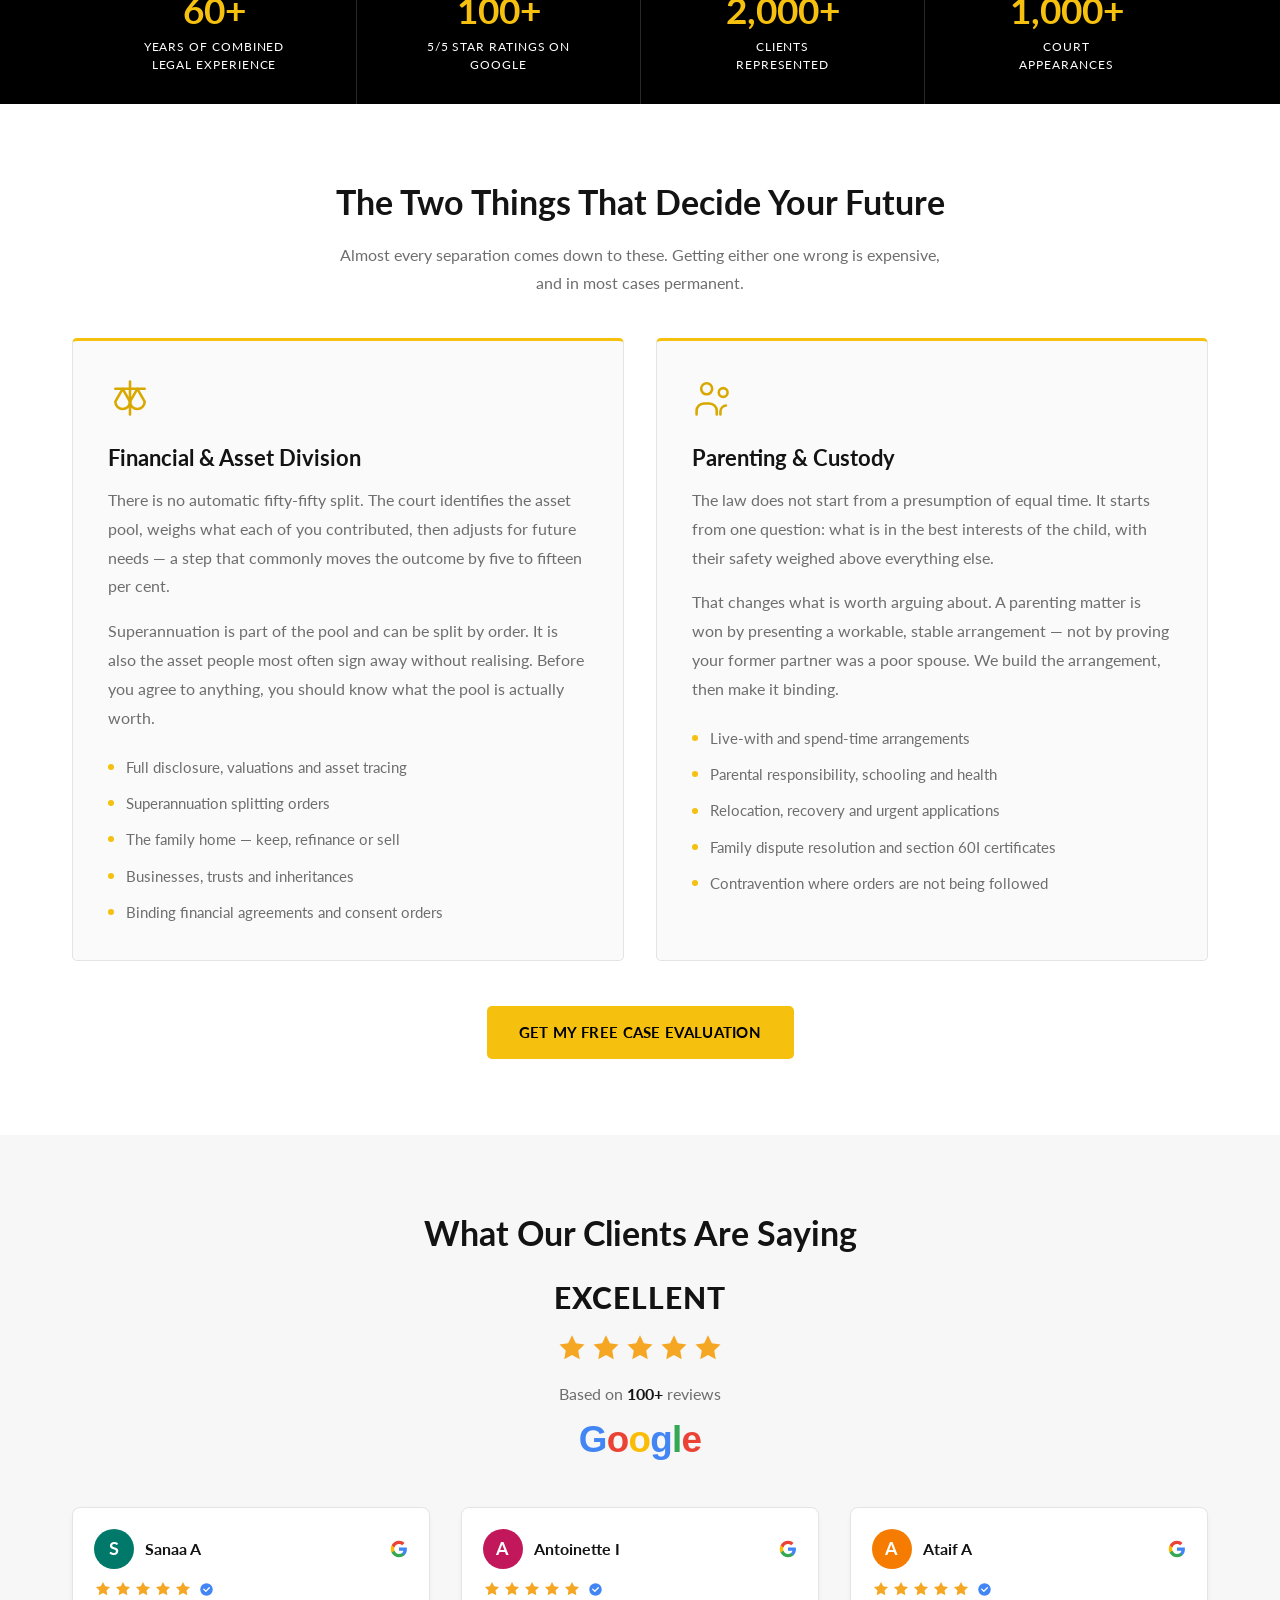
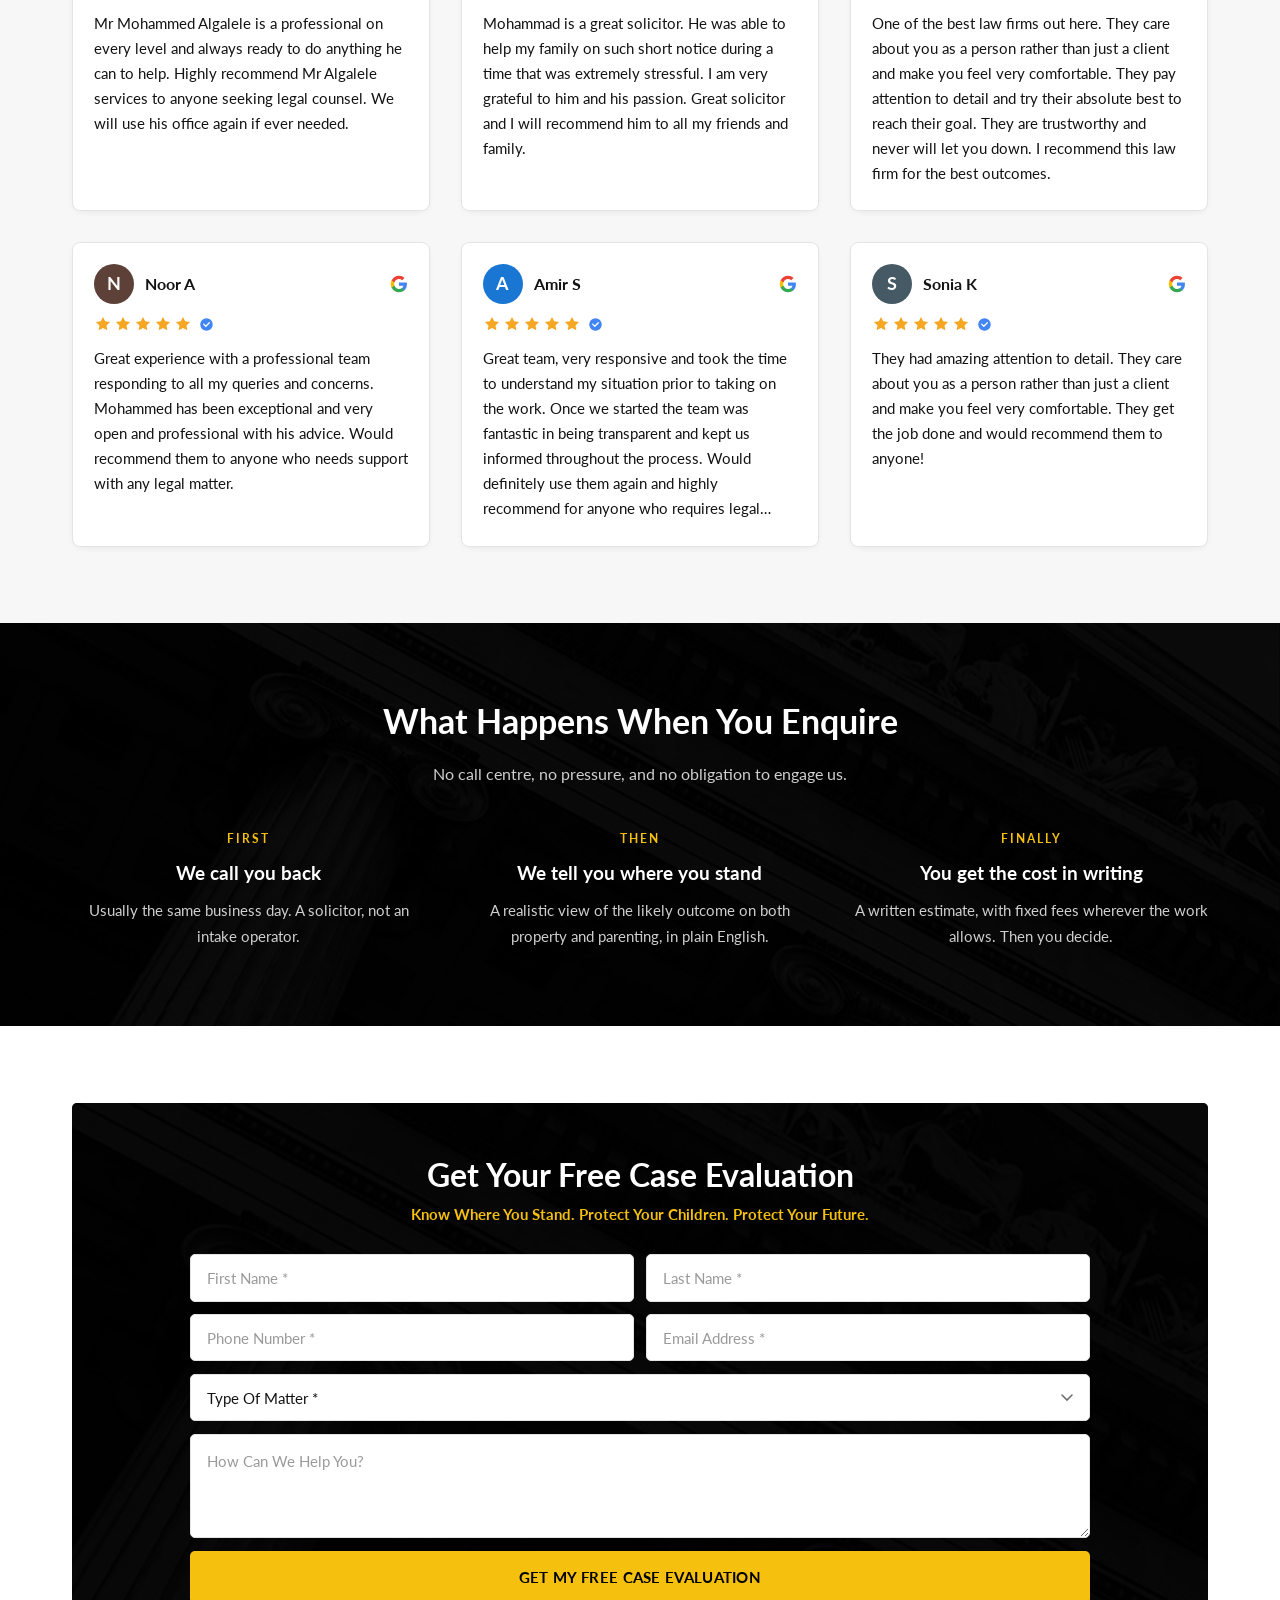
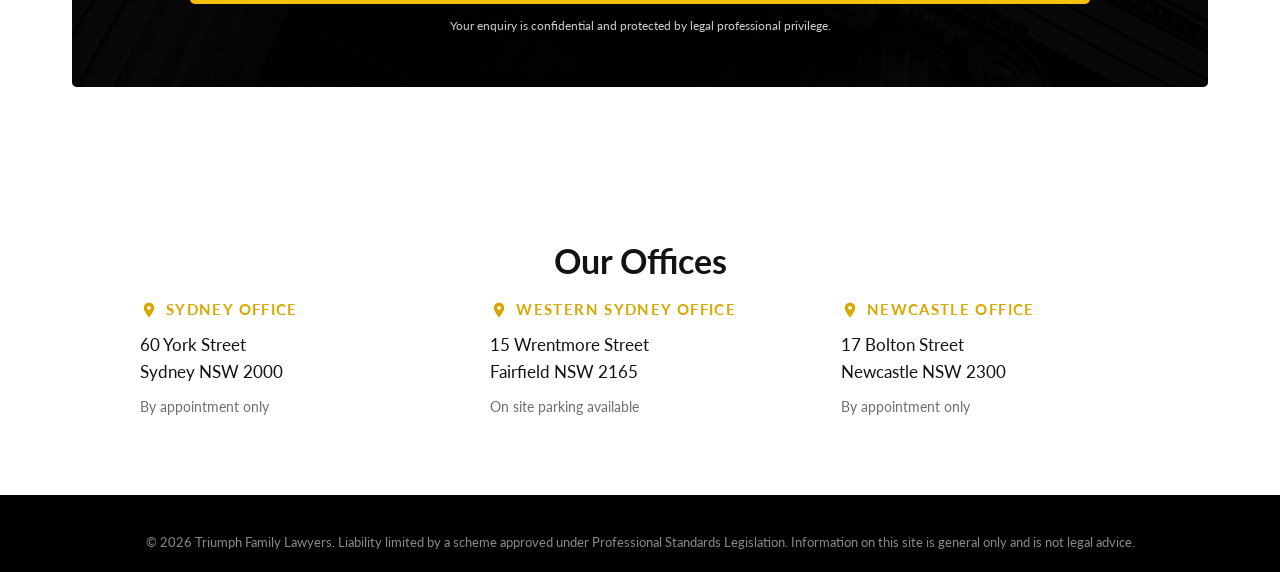
<file: free-case-evaluation/index.html>
<!DOCTYPE html>
<html lang="en-US">
<head>
<meta charset="UTF-8">
<meta name="viewport" content="width=device-width, initial-scale=1">
<link rel="profile" href="https://gmpg.org/xfn/11">
<title>Free Case Evaluation &#8211; Triumph Family Lawyers</title>
<meta name='robots' content='max-image-preview:large' />
<meta name="robots" content="noindex, nofollow, noarchive">
<link rel='dns-prefetch' href='http://fonts.googleapis.com/' />
<link href='https://fonts.gstatic.com' crossorigin rel='preconnect' />
<style id="wp-img-auto-sizes-contain-inline-css">
img:is([sizes=auto i],[sizes^="auto," i]){contain-intrinsic-size:3000px 1500px}
/*# sourceURL=wp-img-auto-sizes-contain-inline-css */
</style>
<style id="wp-emoji-styles-inline-css">

	img.wp-smiley, img.emoji {
		display: inline !important;
		border: none !important;
		box-shadow: none !important;
		height: 1em !important;
		width: 1em !important;
		margin: 0 0.07em !important;
		vertical-align: -0.1em !important;
		background: none !important;
		padding: 0 !important;
	}
/*# sourceURL=wp-emoji-styles-inline-css */
</style>
<style id="wp-block-library-inline-css">
/**
 * Colors
 */
/**
 * Typography
 */
/**
 * SCSS Variables.
 *
 * Please use variables from this sheet to ensure consistency across the UI.
 * Don't add to this sheet unless you're pretty sure the value will be reused in many places.
 * For example, don't add rules to this sheet that affect block visuals. It's purely for UI.
 */
/**
 * Fonts & basic variables.
 */
/**
 * Typography
 */
/**
 * Grid System.
 * https://make.wordpress.org/design/2019/10/31/proposal-a-consistent-spacing-system-for-wordpress/
 */
/**
 * Radius scale.
 */
/**
 * Elevation scale.
 */
/**
 * Dimensions.
 */
/**
 * Mobile specific styles
 */
/**
 * Editor styles.
 */
/**
 * Block & Editor UI.
 */
/**
 * Block paddings.
 */
/**
 * React Native specific.
 * These variables do not appear to be used anywhere else.
 */
/**
 * Breakpoints & Media Queries
 */
/**
*  Converts a hex value into the rgb equivalent.
*
* @param {string} hex - the hexadecimal value to convert
* @return {string} comma separated rgb values
*/
/**
 * Long content fade mixin
 *
 * Creates a fading overlay to signify that the content is longer
 * than the space allows.
 */
/**
 * Breakpoint mixins
 */
/**
 * Focus styles.
 */
/**
 * Standard focus rings for the WordPress Design System.
 *
 * Apply `outset-ring__focus` inside the relevant pseudo-class at the call site,
 * e.g. `&:focus { @include outset-ring__focus(); }`.
 */
/**
 * Applies editor left position to the selector passed as argument
 */
/**
 * Styles that are reused verbatim in a few places
 */
/**
 * Allows users to opt-out of animations via OS-level preferences.
 */
/**
 * Reset default styles for JavaScript UI based pages.
 * This is a WP-admin agnostic reset
 */
/**
 * Reset the WP Admin page styles for Gutenberg-like pages.
 */
/**
 * Creates a checkerboard pattern background to indicate transparency.
 * @param {String} $size - The size of the squares in the checkerboard pattern. Default is 12px.
 */
:root {
  --wp-block-synced-color: #7a00df;
  --wp-block-synced-color--rgb: 122, 0, 223;
  --wp-bound-block-color: var(--wp-block-synced-color);
  --wp-editor-canvas-background: #ddd;
  --wp-admin-theme-color: #007cba;
  --wp-admin-theme-color--rgb: 0, 124, 186;
  --wp-admin-theme-color-darker-10: rgb(0, 107, 160.5);
  --wp-admin-theme-color-darker-10--rgb: 0, 107, 160.5;
  --wp-admin-theme-color-darker-20: #005a87;
  --wp-admin-theme-color-darker-20--rgb: 0, 90, 135;
  --wp-admin-border-width-focus: 2px;
}
@media (min-resolution: 192dpi) {
  :root {
    --wp-admin-border-width-focus: 1.5px;
  }
}

/**
 * Element styles.
 */
.wp-element-button {
  cursor: pointer;
}

:root .has-very-light-gray-background-color {
  background-color: #eee;
}
:root .has-very-dark-gray-background-color {
  background-color: #313131;
}
:root .has-very-light-gray-color {
  color: #eee;
}
:root .has-very-dark-gray-color {
  color: #313131;
}
:root {
  /* stylelint-disable @stylistic/function-comma-space-after -- We can not use spacing because of WP multi site kses rule. */
}
:root .has-vivid-green-cyan-to-vivid-cyan-blue-gradient-background {
  background: linear-gradient(135deg, rgb(0, 208, 132) 0%, rgb(6, 147, 227) 100%);
}
:root .has-purple-crush-gradient-background {
  background: linear-gradient(135deg, rgb(52, 226, 228) 0%, rgb(71, 33, 251) 50%, rgb(171, 29, 254) 100%);
}
:root .has-hazy-dawn-gradient-background {
  background: linear-gradient(135deg, rgb(250, 172, 168) 0%, rgb(218, 208, 236) 100%);
}
:root .has-subdued-olive-gradient-background {
  background: linear-gradient(135deg, rgb(250, 250, 225) 0%, rgb(103, 166, 113) 100%);
}
:root .has-atomic-cream-gradient-background {
  background: linear-gradient(135deg, rgb(253, 215, 154) 0%, rgb(0, 74, 89) 100%);
}
:root .has-nightshade-gradient-background {
  background: linear-gradient(135deg, rgb(51, 9, 104) 0%, rgb(49, 205, 207) 100%);
}
:root .has-midnight-gradient-background {
  background: linear-gradient(135deg, rgb(2, 3, 129) 0%, rgb(40, 116, 252) 100%);
}
:root {
  /* stylelint-enable @stylistic/function-comma-space-after */
  --wp--preset--font-size--normal: 16px;
  --wp--preset--font-size--huge: 42px;
}

.has-regular-font-size {
  font-size: 1em;
}

.has-larger-font-size {
  font-size: 2.625em;
}

.has-normal-font-size {
  font-size: var(--wp--preset--font-size--normal);
}

.has-huge-font-size {
  font-size: var(--wp--preset--font-size--huge);
}

:root .has-text-align-center {
  text-align: center;
}

:root .has-text-align-left {
  /*rtl:ignore*/
  text-align: left;
}

:root .has-text-align-right {
  /*rtl:ignore*/
  text-align: right;
}

.has-fit-text {
  white-space: nowrap !important;
}

#end-resizable-editor-section {
  display: none;
}

.aligncenter {
  clear: both;
}

.items-justified-left {
  justify-content: flex-start;
}

.items-justified-center {
  justify-content: center;
}

.items-justified-right {
  justify-content: flex-end;
}

.items-justified-space-between {
  justify-content: space-between;
}

.screen-reader-text {
  border: 0;
  clip-path: inset(50%);
  height: 1px;
  margin: -1px;
  overflow: hidden;
  padding: 0;
  position: absolute;
  width: 1px;
  word-wrap: normal !important;
  word-break: normal !important;
}

.screen-reader-text:focus {
  background-color: #ddd;
  clip-path: none;
  color: #444;
  display: block;
  font-size: 1em;
  height: auto;
  left: 5px;
  line-height: normal;
  padding: 15px 23px 14px;
  text-decoration: none;
  top: 5px;
  width: auto;
  z-index: 100000;
}

/**
 * The following provide a simple means of applying a default border style when
 * a user first makes a selection in the border block support panel.
 * This prevents issues such as where the user could set a border width
 * and see no border due there being no border style set.
 *
 * This is intended to be removed once intelligent defaults can be set while
 * making border selections via the block support.
 *
 * See: https://github.com/WordPress/gutenberg/pull/33743
 */
html :where(.has-border-color) {
  border-style: solid;
}

html :where([style^=border-color],
[style*=";border-color"],
[style*="; border-color"]) {
  border-style: solid;
}

html :where([style^=border-top-color],
[style*=";border-top-color"],
[style*="; border-top-color"]) {
  border-top-style: solid;
}

html :where([style^=border-right-color],
[style*=";border-right-color"],
[style*="; border-right-color"]) {
  /*rtl:ignore*/
  border-right-style: solid;
}

html :where([style^=border-bottom-color],
[style*=";border-bottom-color"],
[style*="; border-bottom-color"]) {
  border-bottom-style: solid;
}

html :where([style^=border-left-color],
[style*=";border-left-color"],
[style*="; border-left-color"]) {
  /*rtl:ignore*/
  border-left-style: solid;
}

html :where([style^=border-width],
[style*=";border-width"],
[style*="; border-width"]) {
  border-style: solid;
}

html :where([style^=border-top-width],
[style*=";border-top-width"],
[style*="; border-top-width"]) {
  border-top-style: solid;
}

html :where([style^=border-right-width],
[style*=";border-right-width"],
[style*="; border-right-width"]) {
  /*rtl:ignore*/
  border-right-style: solid;
}

html :where([style^=border-bottom-width],
[style*=";border-bottom-width"],
[style*="; border-bottom-width"]) {
  border-bottom-style: solid;
}

html :where([style^=border-left-width],
[style*=";border-left-width"],
[style*="; border-left-width"]) {
  /*rtl:ignore*/
  border-left-style: solid;
}

/**
 * Provide baseline responsiveness for images.
 */
html :where(img[class*=wp-image-]) {
  height: auto;
  max-width: 100%;
}

/**
 * Reset user agent styles for figure element margins.
 */
:where(figure) {
  margin: 0 0 1em 0;
}

html :where(.is-position-sticky) {
  --wp-admin--admin-bar--position-offset: var(--wp-admin--admin-bar--height, 0px);
}

@media screen and (max-width: 600px) {
  html :where(.is-position-sticky) {
    --wp-admin--admin-bar--position-offset: 0px;
  }
}

/*# sourceURL=/wp-includes/css/dist/block-library/common.css */
</style>
<style id="classic-theme-styles-inline-css">
/**
 * These rules are needed for backwards compatibility.
 * They should match the button element rules in the base theme.json file.
 */
.wp-block-button__link {
	color: #ffffff;
	background-color: #32373c;
	border-radius: 9999px; /* 100% causes an oval, but any explicit but really high value retains the pill shape. */

	/* This needs a low specificity so it won't override the rules from the button element if defined in theme.json. */
	box-shadow: none;
	text-decoration: none;

	/* The extra 2px are added to size solids the same as the outline versions.*/
	padding: calc(0.667em + 2px) calc(1.333em + 2px);

	font-size: 1.125em;
}

.wp-block-file__button {
	background: #32373c;
	color: #ffffff;
	text-decoration: none;
}

/*# sourceURL=/wp-includes/css/classic-themes.css */
</style>

<style id="global-styles-inline-css">
:root{--wp--preset--aspect-ratio--square: 1;--wp--preset--aspect-ratio--4-3: 4/3;--wp--preset--aspect-ratio--3-4: 3/4;--wp--preset--aspect-ratio--3-2: 3/2;--wp--preset--aspect-ratio--2-3: 2/3;--wp--preset--aspect-ratio--16-9: 16/9;--wp--preset--aspect-ratio--9-16: 9/16;--wp--preset--color--black: #000000;--wp--preset--color--cyan-bluish-gray: #abb8c3;--wp--preset--color--white: #ffffff;--wp--preset--color--pale-pink: #f78da7;--wp--preset--color--vivid-red: #cf2e2e;--wp--preset--color--luminous-vivid-orange: #ff6900;--wp--preset--color--luminous-vivid-amber: #fcb900;--wp--preset--color--light-green-cyan: #7bdcb5;--wp--preset--color--vivid-green-cyan: #00d084;--wp--preset--color--pale-cyan-blue: #8ed1fc;--wp--preset--color--vivid-cyan-blue: #0693e3;--wp--preset--color--vivid-purple: #9b51e0;--wp--preset--gradient--vivid-cyan-blue-to-vivid-purple: linear-gradient(135deg,rgb(6,147,227) 0%,rgb(155,81,224) 100%);--wp--preset--gradient--light-green-cyan-to-vivid-green-cyan: linear-gradient(135deg,rgb(122,220,180) 0%,rgb(0,208,130) 100%);--wp--preset--gradient--luminous-vivid-amber-to-luminous-vivid-orange: linear-gradient(135deg,rgb(252,185,0) 0%,rgb(255,105,0) 100%);--wp--preset--gradient--luminous-vivid-orange-to-vivid-red: linear-gradient(135deg,rgb(255,105,0) 0%,rgb(207,46,46) 100%);--wp--preset--gradient--very-light-gray-to-cyan-bluish-gray: linear-gradient(135deg,rgb(238,238,238) 0%,rgb(169,184,195) 100%);--wp--preset--gradient--cool-to-warm-spectrum: linear-gradient(135deg,rgb(74,234,220) 0%,rgb(151,120,209) 20%,rgb(207,42,186) 40%,rgb(238,44,130) 60%,rgb(251,105,98) 80%,rgb(254,248,76) 100%);--wp--preset--gradient--blush-light-purple: linear-gradient(135deg,rgb(255,206,236) 0%,rgb(152,150,240) 100%);--wp--preset--gradient--blush-bordeaux: linear-gradient(135deg,rgb(254,205,165) 0%,rgb(254,45,45) 50%,rgb(107,0,62) 100%);--wp--preset--gradient--luminous-dusk: linear-gradient(135deg,rgb(255,203,112) 0%,rgb(199,81,192) 50%,rgb(65,88,208) 100%);--wp--preset--gradient--pale-ocean: linear-gradient(135deg,rgb(255,245,203) 0%,rgb(182,227,212) 50%,rgb(51,167,181) 100%);--wp--preset--gradient--electric-grass: linear-gradient(135deg,rgb(202,248,128) 0%,rgb(113,206,126) 100%);--wp--preset--gradient--midnight: linear-gradient(135deg,rgb(2,3,129) 0%,rgb(40,116,252) 100%);--wp--preset--font-size--small: 13px;--wp--preset--font-size--medium: 20px;--wp--preset--font-size--large: 36px;--wp--preset--font-size--x-large: 42px;--wp--preset--spacing--20: 0.44rem;--wp--preset--spacing--30: 0.67rem;--wp--preset--spacing--40: 1rem;--wp--preset--spacing--50: 1.5rem;--wp--preset--spacing--60: 2.25rem;--wp--preset--spacing--70: 3.38rem;--wp--preset--spacing--80: 5.06rem;--wp--preset--shadow--natural: 6px 6px 9px rgba(0, 0, 0, 0.2);--wp--preset--shadow--deep: 12px 12px 50px rgba(0, 0, 0, 0.4);--wp--preset--shadow--sharp: 6px 6px 0px rgba(0, 0, 0, 0.2);--wp--preset--shadow--outlined: 6px 6px 0px -3px rgb(255, 255, 255), 6px 6px rgb(0, 0, 0);--wp--preset--shadow--crisp: 6px 6px 0px rgb(0, 0, 0);}.wp-block-button{--wp--preset--dimension--25: 25%;--wp--preset--dimension--50: 50%;--wp--preset--dimension--75: 75%;--wp--preset--dimension--100: 100%;}:where(body) { margin: 0; }:where(.is-layout-flex){gap: 0.5em;}:where(.is-layout-grid){gap: 0.5em;}body .is-layout-flex{display: flex;}.is-layout-flex{flex-wrap: wrap;align-items: center;}.is-layout-flex > :is(*, div){margin: 0;}body .is-layout-grid{display: grid;}.is-layout-grid > :is(*, div){margin: 0;}body{padding-top: 0px;padding-right: 0px;padding-bottom: 0px;padding-left: 0px;}:root :where(.wp-element-button, .wp-block-button__link){background-color: #32373c;border-width: 0;color: #fff;font-family: inherit;font-size: inherit;font-style: inherit;font-weight: inherit;letter-spacing: inherit;line-height: inherit;padding-top: calc(0.667em + 2px);padding-right: calc(1.333em + 2px);padding-bottom: calc(0.667em + 2px);padding-left: calc(1.333em + 2px);text-decoration: none;text-transform: inherit;}.has-black-color{color: var(--wp--preset--color--black) !important;}.has-cyan-bluish-gray-color{color: var(--wp--preset--color--cyan-bluish-gray) !important;}.has-white-color{color: var(--wp--preset--color--white) !important;}.has-pale-pink-color{color: var(--wp--preset--color--pale-pink) !important;}.has-vivid-red-color{color: var(--wp--preset--color--vivid-red) !important;}.has-luminous-vivid-orange-color{color: var(--wp--preset--color--luminous-vivid-orange) !important;}.has-luminous-vivid-amber-color{color: var(--wp--preset--color--luminous-vivid-amber) !important;}.has-light-green-cyan-color{color: var(--wp--preset--color--light-green-cyan) !important;}.has-vivid-green-cyan-color{color: var(--wp--preset--color--vivid-green-cyan) !important;}.has-pale-cyan-blue-color{color: var(--wp--preset--color--pale-cyan-blue) !important;}.has-vivid-cyan-blue-color{color: var(--wp--preset--color--vivid-cyan-blue) !important;}.has-vivid-purple-color{color: var(--wp--preset--color--vivid-purple) !important;}.has-black-background-color{background-color: var(--wp--preset--color--black) !important;}.has-cyan-bluish-gray-background-color{background-color: var(--wp--preset--color--cyan-bluish-gray) !important;}.has-white-background-color{background-color: var(--wp--preset--color--white) !important;}.has-pale-pink-background-color{background-color: var(--wp--preset--color--pale-pink) !important;}.has-vivid-red-background-color{background-color: var(--wp--preset--color--vivid-red) !important;}.has-luminous-vivid-orange-background-color{background-color: var(--wp--preset--color--luminous-vivid-orange) !important;}.has-luminous-vivid-amber-background-color{background-color: var(--wp--preset--color--luminous-vivid-amber) !important;}.has-light-green-cyan-background-color{background-color: var(--wp--preset--color--light-green-cyan) !important;}.has-vivid-green-cyan-background-color{background-color: var(--wp--preset--color--vivid-green-cyan) !important;}.has-pale-cyan-blue-background-color{background-color: var(--wp--preset--color--pale-cyan-blue) !important;}.has-vivid-cyan-blue-background-color{background-color: var(--wp--preset--color--vivid-cyan-blue) !important;}.has-vivid-purple-background-color{background-color: var(--wp--preset--color--vivid-purple) !important;}.has-black-border-color{border-color: var(--wp--preset--color--black) !important;}.has-cyan-bluish-gray-border-color{border-color: var(--wp--preset--color--cyan-bluish-gray) !important;}.has-white-border-color{border-color: var(--wp--preset--color--white) !important;}.has-pale-pink-border-color{border-color: var(--wp--preset--color--pale-pink) !important;}.has-vivid-red-border-color{border-color: var(--wp--preset--color--vivid-red) !important;}.has-luminous-vivid-orange-border-color{border-color: var(--wp--preset--color--luminous-vivid-orange) !important;}.has-luminous-vivid-amber-border-color{border-color: var(--wp--preset--color--luminous-vivid-amber) !important;}.has-light-green-cyan-border-color{border-color: var(--wp--preset--color--light-green-cyan) !important;}.has-vivid-green-cyan-border-color{border-color: var(--wp--preset--color--vivid-green-cyan) !important;}.has-pale-cyan-blue-border-color{border-color: var(--wp--preset--color--pale-cyan-blue) !important;}.has-vivid-cyan-blue-border-color{border-color: var(--wp--preset--color--vivid-cyan-blue) !important;}.has-vivid-purple-border-color{border-color: var(--wp--preset--color--vivid-purple) !important;}.has-vivid-cyan-blue-to-vivid-purple-gradient-background{background: var(--wp--preset--gradient--vivid-cyan-blue-to-vivid-purple) !important;}.has-light-green-cyan-to-vivid-green-cyan-gradient-background{background: var(--wp--preset--gradient--light-green-cyan-to-vivid-green-cyan) !important;}.has-luminous-vivid-amber-to-luminous-vivid-orange-gradient-background{background: var(--wp--preset--gradient--luminous-vivid-amber-to-luminous-vivid-orange) !important;}.has-luminous-vivid-orange-to-vivid-red-gradient-background{background: var(--wp--preset--gradient--luminous-vivid-orange-to-vivid-red) !important;}.has-very-light-gray-to-cyan-bluish-gray-gradient-background{background: var(--wp--preset--gradient--very-light-gray-to-cyan-bluish-gray) !important;}.has-cool-to-warm-spectrum-gradient-background{background: var(--wp--preset--gradient--cool-to-warm-spectrum) !important;}.has-blush-light-purple-gradient-background{background: var(--wp--preset--gradient--blush-light-purple) !important;}.has-blush-bordeaux-gradient-background{background: var(--wp--preset--gradient--blush-bordeaux) !important;}.has-luminous-dusk-gradient-background{background: var(--wp--preset--gradient--luminous-dusk) !important;}.has-pale-ocean-gradient-background{background: var(--wp--preset--gradient--pale-ocean) !important;}.has-electric-grass-gradient-background{background: var(--wp--preset--gradient--electric-grass) !important;}.has-midnight-gradient-background{background: var(--wp--preset--gradient--midnight) !important;}.has-small-font-size{font-size: var(--wp--preset--font-size--small) !important;}.has-medium-font-size{font-size: var(--wp--preset--font-size--medium) !important;}.has-large-font-size{font-size: var(--wp--preset--font-size--large) !important;}.has-x-large-font-size{font-size: var(--wp--preset--font-size--x-large) !important;}
/*# sourceURL=global-styles-inline-css */
</style>

<link rel='stylesheet' id='tfl-fonts-css' href='https://fonts.googleapis.com/css2?family=Lato:ital,wght@0,300;0,400;0,700;0,900;1,400&#038;display=swap' media='all' />
<link rel='stylesheet' id='tfl-theme-css' href='../wp-content/themes/triumph-family-law/assets/css/theme.css' media='all' />
<link rel='stylesheet' id='tfl-wp-css' href='../wp-content/themes/triumph-family-law/assets/css/wordpress.css' media='all' />
<link rel='stylesheet' id='tfl-style-css' href='../wp-content/themes/triumph-family-law/style.css' media='all' />
<meta name="generator" content="WordPress 7.1" />
<link rel="canonical" href="index.html" />
<link rel="icon" href="data:image/svg+xml,%3Csvg%20xmlns%3D%27http%3A%2F%2Fwww.w3.org%2F2000%2Fsvg%27%20viewBox%3D%270%200%2032%2032%27%3E%3Crect%20width%3D%2732%27%20height%3D%2732%27%20fill%3D%27%2523000%27%2F%3E%3Cpath%20d%3D%27M9%2010.5h14M16%2010.5v12%27%20stroke%3D%27%2523F5C00E%27%20stroke-width%3D%272.8%27%20stroke-linecap%3D%27round%27%2F%3E%3C%2Fsvg%3E">
<noscript><style>.rv{opacity:1;transform:none}</style></noscript>
<style id="core-block-supports-inline-css">
/**
 * Core styles: block-supports
 */

/*# sourceURL=core-block-supports-inline-css */
</style>

</head>

<body class="wp-singular page-template page-template-page-templates page-template-template-landing page-template-page-templatestemplate-landing-php page page-id-10 wp-embed-responsive wp-theme-triumph-family-law is-landing">

<a class="skip-link sr" href="index.html#content">Skip to content</a>


<header class="masthead masthead--bare">
	<div class="shell masthead__in">

					<a class="logo" href="../index.html" rel="home">
				<img src="../wp-content/themes/triumph-family-law/assets/images/main-logo.png"
				     alt="Triumph Family Lawyers" width="136" height="85">
			</a>
		
		
		<a class="callnum" href="tel:+61403845057">
			<svg class="" width="18" height="18" viewBox="0 0 24 24" fill="currentColor" aria-hidden="true" focusable="false"><path d="M6.6 10.8a15.1 15.1 0 0 0 6.6 6.6l2.2-2.2c.3-.3.7-.4 1-.2 1.1.4 2.3.6 3.6.6.6 0 1 .4 1 1V20c0 .6-.4 1-1 1A17 17 0 0 1 3 4c0-.6.4-1 1-1h3.4c.6 0 1 .4 1 1 0 1.2.2 2.4.6 3.6.1.3 0 .7-.2 1l-2.2 2.2z"/></svg>			0403 845 057		</a>

		
	</div>
</header>

<main id="content">

<section class="hero hero--landing" style="background-image:url('../wp-content/themes/triumph-family-law/assets/images/main-banner.jpg')">
	<div class="shell hero__in">

		<div>
			<h1>Protect Your Home, Your Super And Your Time With Your Children</h1>

							<p class="hero__sub">Sydney family lawyers acting on property settlements, asset division and parenting arrangements. Find out exactly where you stand — free, confidential, no obligation.</p>
			
			
			
				<div class="hero__proof">
					<div class="hero__badges">
				<img src="../wp-content/themes/triumph-family-law/assets/images/banner-logos.png"
				     alt="Professional body memberships"
				     loading="lazy" width="533" height="70">
			</div>
		
					<div class="hero__award">
				<img src="../wp-content/themes/triumph-family-law/assets/images/awards/award-family.png"
				     alt="Quality Business Awards 2025 Winner — Sydney Triumph Lawyers"
				     loading="lazy">
			</div>
			</div>
			</div>

		<div class="evalcard" id="enquiry">
			<h2>Get Your Free Case Evaluation</h2>

							<p class="evalcard__sub">Takes two minutes. Strictly confidential.</p>
			
				<form class="form" action="#" method="post" data-enquiry novalidate>

		<input type="hidden" name="action" value="tfl_enquiry">
		<input type="hidden" name="tfl_source" value="landing-free-case-evaluation">
		<input type="hidden" name="tfl_redirect" value="#">
		<input type="hidden" id="tfl_nonce" name="tfl_nonce" value="4b517754ae" /><input type="hidden" name="_wp_http_referer" value="/free-case-evaluation/" />
				<div class="tfl-hp" aria-hidden="true">
			<label for="ld-website">Website</label>
			<input id="ld-website" type="text" name="tfl_website" tabindex="-1" autocomplete="off">
		</div>

		<div class="form__ok" role="status">
			Thank you — your enquiry has been sent. One of our family lawyers will contact you shortly.			For urgent matters call 0403 845 057.		</div>

		
		<div class="form__row">
			<label class="sr" for="ld-first">First name</label>
			<input id="ld-first" name="first_name" type="text" placeholder="First Name *" autocomplete="given-name" required>

			<label class="sr" for="ld-last">Last name</label>
			<input id="ld-last" name="last_name" type="text" placeholder="Last Name *" autocomplete="family-name" required>
		</div>

		<div class="form__row">
			<label class="sr" for="ld-phone">Phone number</label>
			<input id="ld-phone" name="phone" type="tel" placeholder="Phone Number *" autocomplete="tel" required>

			<label class="sr" for="ld-email">Email address</label>
			<input id="ld-email" name="email" type="email" placeholder="Email Address *" autocomplete="email" required>
		</div>

		<label class="sr" for="ld-matter">Type of matter</label>
		<select id="ld-matter" name="matter" required>
			<option value="" selected disabled>Type Of Matter *</option>
							<option value="Divorce &amp; Separation">Divorce &amp; Separation</option>
							<option value="Parenting &amp; Custody">Parenting &amp; Custody</option>
							<option value="Property Settlement">Property Settlement</option>
							<option value="Financial &amp; Asset Division">Financial &amp; Asset Division</option>
							<option value="Consent Orders">Consent Orders</option>
							<option value="Mediation">Mediation</option>
							<option value="Apprehended Violence Order">Apprehended Violence Order</option>
							<option value="Other / Not Sure">Other / Not Sure</option>
					</select>

		<label class="sr" for="ld-msg">How can we help</label>
		<textarea id="ld-msg" name="message" placeholder="How Can We Help You?" required></textarea>

		<button class="btn btn--gold btn--wide" type="submit" data-label="Get My Free Case Evaluation">Get My Free Case Evaluation</button>

					<p class="form__privacy">Your enquiry is confidential and protected by legal professional privilege.</p>
			</form>
			</div>

	</div>
</section>


<section class="band band--grey videoblock">
	<div class="shell">
					<h2 class="h2 rv">A Word From Our Principal</h2>
		
		<div class="videoblock__in rv rv-d1">
			<div class="videoblock__player">
				<video
					controls
					preload="none"
					playsinline
					poster="../wp-content/themes/triumph-family-law/assets/video/triumph-family-intro-poster.jpg">
					<source src="../wp-content/themes/triumph-family-law/assets/video/triumph-family-intro.mp4" type="video/mp4">
					Your browser does not support video playback.					<a href="../wp-content/themes/triumph-family-law/assets/video/triumph-family-intro.mp4">Download the video</a>
				</video>
			</div>

							<div class="videoblock__copy">
					<p>Our firm has acted for over 1,000 people since 2015, from the Downing Centre to Burwood Local Court and the Supreme Court.</p>
<p>The name is deliberate. We tell every client exactly where they stand before we start, and we do everything we can to get them there.</p>

											<p style="margin-top:1.6rem">
							<a class="btn btn--gold" href="index.html#enquiry">Get My Free Case Evaluation</a>
						</p>
									</div>
					</div>
	</div>
</section>
		<section class="stats">
			<div class="shell">
				<div class="stats__grid stats__grid--4">
											<div class="stats__cell">
															<span class="stats__n">60+</span>
																						<span class="stats__l">Years Of Combined<br />
Legal Experience</span>
													</div>
											<div class="stats__cell">
															<span class="stats__n">100+</span>
																						<span class="stats__l">5/5 Star Ratings On<br />
Google</span>
													</div>
											<div class="stats__cell">
															<span class="stats__n">2,000+</span>
																						<span class="stats__l">Clients<br />
Represented</span>
													</div>
											<div class="stats__cell">
															<span class="stats__n">1,000+</span>
																						<span class="stats__l">Court<br />
Appearances</span>
													</div>
									</div>
			</div>
		</section>
		
	<section class="band">
		<div class="shell">
			<h2 class="h2 rv">The Two Things That Decide Your Future</h2>

							<p class="sub rv rv-d1">Almost every separation comes down to these. Getting either one wrong is expensive, and in most cases permanent.</p>
			
			<div class="pillars pillars--2">
														<div class="pillar rv rv-d0">
													<svg class="pillar__ico" width="44" height="44" viewBox="0 0 24 24" fill="none" stroke="currentColor" stroke-width="1.4" stroke-linecap="round" stroke-linejoin="round" aria-hidden="true" focusable="false"><path d="M12 3v18"/><path d="M4 7h16"/><path d="M8 7l-4 7a4 4 0 0 0 8 0z"/><path d="M16 7l4 7a4 4 0 0 1-8 0z"/></svg>						
													<h3>Financial &amp; Asset Division</h3>
						
													<p>There is no automatic fifty-fifty split. The court identifies the asset pool, weighs what each of you contributed, then adjusts for future needs — a step that commonly moves the outcome by five to fifteen per cent.</p>
<p>Superannuation is part of the pool and can be split by order. It is also the asset people most often sign away without realising. Before you agree to anything, you should know what the pool is actually worth.</p>
						
													<ul class="svc__list">
																	<li>Full disclosure, valuations and asset tracing</li>
																	<li>Superannuation splitting orders</li>
																	<li>The family home — keep, refinance or sell</li>
																	<li>Businesses, trusts and inheritances</li>
																	<li>Binding financial agreements and consent orders</li>
															</ul>
											</div>
														<div class="pillar rv rv-d1">
													<svg class="pillar__ico" width="44" height="44" viewBox="0 0 24 24" fill="none" stroke="currentColor" stroke-width="1.4" stroke-linecap="round" stroke-linejoin="round" aria-hidden="true" focusable="false"><circle cx="8" cy="7" r="3"/><circle cx="17" cy="9" r="2.4"/><path d="M2.5 21v-2a4 4 0 0 1 4-4h3a4 4 0 0 1 4 4v2"/><path d="M15.5 21v-1.5a3.5 3.5 0 0 1 3-3.4"/></svg>						
													<h3>Parenting &amp; Custody</h3>
						
													<p>The law does not start from a presumption of equal time. It starts from one question: what is in the best interests of the child, with their safety weighed above everything else.</p>
<p>That changes what is worth arguing about. A parenting matter is won by presenting a workable, stable arrangement — not by proving your former partner was a poor spouse. We build the arrangement, then make it binding.</p>
						
													<ul class="svc__list">
																	<li>Live-with and spend-time arrangements</li>
																	<li>Parental responsibility, schooling and health</li>
																	<li>Relocation, recovery and urgent applications</li>
																	<li>Family dispute resolution and section 60I certificates</li>
																	<li>Contravention where orders are not being followed</li>
															</ul>
											</div>
							</div>

			<p class="center rv" style="margin-top:2.8rem">
				<a class="btn btn--gold" href="index.html#enquiry">Get My Free Case Evaluation</a>
			</p>
		</div>
	</section>



<section class="band band--grey reviews">
	<div class="shell">

					<h2 class="h2 rv">What Our Clients Are Saying</h2>
		
		
					<div class="gsummary rv rv-d1">
									<p class="gsummary__word">EXCELLENT</p>
				
				<span class="stars stars--lg" aria-label="Five out of five stars"><svg viewBox="0 0 24 24" aria-hidden="true" focusable="false"><path fill="currentColor" d="M12 2.5l2.9 5.88 6.49.94-4.7 4.58 1.11 6.46L12 17.31 6.2 20.36l1.11-6.46-4.7-4.58 6.49-.94z"/></svg><svg viewBox="0 0 24 24" aria-hidden="true" focusable="false"><path fill="currentColor" d="M12 2.5l2.9 5.88 6.49.94-4.7 4.58 1.11 6.46L12 17.31 6.2 20.36l1.11-6.46-4.7-4.58 6.49-.94z"/></svg><svg viewBox="0 0 24 24" aria-hidden="true" focusable="false"><path fill="currentColor" d="M12 2.5l2.9 5.88 6.49.94-4.7 4.58 1.11 6.46L12 17.31 6.2 20.36l1.11-6.46-4.7-4.58 6.49-.94z"/></svg><svg viewBox="0 0 24 24" aria-hidden="true" focusable="false"><path fill="currentColor" d="M12 2.5l2.9 5.88 6.49.94-4.7 4.58 1.11 6.46L12 17.31 6.2 20.36l1.11-6.46-4.7-4.58 6.49-.94z"/></svg><svg viewBox="0 0 24 24" aria-hidden="true" focusable="false"><path fill="currentColor" d="M12 2.5l2.9 5.88 6.49.94-4.7 4.58 1.11 6.46L12 17.31 6.2 20.36l1.11-6.46-4.7-4.58 6.49-.94z"/></svg></span>
									<p class="gsummary__count">
						Based on <strong>100+</strong> reviews					</p>
				
									<span class="gsummary__logo"><span class="gword" aria-label="Google"><span style="color:#4285F4">G</span><span style="color:#EA4335">o</span><span style="color:#FBBC05">o</span><span style="color:#4285F4">g</span><span style="color:#34A853">l</span><span style="color:#EA4335">e</span></span></span>
							</div>
		
		<div class="quotes">
											<figure class="gcard rv rv-d0">

					<header class="gcard__top">
						<span class="gcard__avatar" style="background:#00796B" aria-hidden="true">
							S						</span>

						<span class="gcard__who">
							<cite class="gcard__name">Sanaa A</cite>
													</span>

							<svg class="gmark" width="18" height="18" viewBox="0 0 48 48" aria-hidden="true" focusable="false">
		<path fill="#4285F4" d="M45.12 24.5c0-1.56-.14-3.06-.4-4.5H24v8.51h11.84c-.51 2.75-2.06 5.08-4.39 6.64v5.52h7.11c4.16-3.83 6.56-9.47 6.56-16.17z"/>
		<path fill="#34A853" d="M24 46c5.94 0 10.92-1.97 14.56-5.33l-7.11-5.52c-1.97 1.32-4.49 2.1-7.45 2.1-5.73 0-10.58-3.87-12.31-9.07H4.34v5.7C7.96 41.07 15.4 46 24 46z"/>
		<path fill="#FBBC05" d="M11.69 28.18C11.25 26.86 11 25.45 11 24s.25-2.86.69-4.18v-5.7H4.34C2.85 17.09 2 20.45 2 24c0 3.55.85 6.91 2.34 9.88l7.35-5.7z"/>
		<path fill="#EA4335" d="M24 10.75c3.23 0 6.13 1.11 8.41 3.29l6.31-6.31C34.91 4.18 29.93 2 24 2 15.4 2 7.96 6.93 4.34 14.12l7.35 5.7c1.73-5.2 6.58-9.07 12.31-9.07z"/>
	</svg>
						</header>

					<div class="gcard__rating">
						<span class="stars " aria-label="Five out of five stars"><svg viewBox="0 0 24 24" aria-hidden="true" focusable="false"><path fill="currentColor" d="M12 2.5l2.9 5.88 6.49.94-4.7 4.58 1.11 6.46L12 17.31 6.2 20.36l1.11-6.46-4.7-4.58 6.49-.94z"/></svg><svg viewBox="0 0 24 24" aria-hidden="true" focusable="false"><path fill="currentColor" d="M12 2.5l2.9 5.88 6.49.94-4.7 4.58 1.11 6.46L12 17.31 6.2 20.36l1.11-6.46-4.7-4.58 6.49-.94z"/></svg><svg viewBox="0 0 24 24" aria-hidden="true" focusable="false"><path fill="currentColor" d="M12 2.5l2.9 5.88 6.49.94-4.7 4.58 1.11 6.46L12 17.31 6.2 20.36l1.11-6.46-4.7-4.58 6.49-.94z"/></svg><svg viewBox="0 0 24 24" aria-hidden="true" focusable="false"><path fill="currentColor" d="M12 2.5l2.9 5.88 6.49.94-4.7 4.58 1.11 6.46L12 17.31 6.2 20.36l1.11-6.46-4.7-4.58 6.49-.94z"/></svg><svg viewBox="0 0 24 24" aria-hidden="true" focusable="false"><path fill="currentColor" d="M12 2.5l2.9 5.88 6.49.94-4.7 4.58 1.11 6.46L12 17.31 6.2 20.36l1.11-6.46-4.7-4.58 6.49-.94z"/></svg></span>						<svg class="gcard__verified" viewBox="0 0 24 24" aria-label="Verified review">
							<circle cx="12" cy="12" r="10" fill="#4285F4"/>
							<path d="M16.5 9.2l-5.6 5.6-3.4-3.4" fill="none" stroke="#fff" stroke-width="2.1" stroke-linecap="round" stroke-linejoin="round"/>
						</svg>
					</div>

					<blockquote class="gcard__text">Mr Mohammed Algalele is a professional on every level and always ready to do anything he can to help. Highly recommend Mr Algalele services to anyone seeking legal counsel. We will use his office again if ever needed.</blockquote>
				</figure>
											<figure class="gcard rv rv-d1">

					<header class="gcard__top">
						<span class="gcard__avatar" style="background:#C2185B" aria-hidden="true">
							A						</span>

						<span class="gcard__who">
							<cite class="gcard__name">Antoinette I</cite>
													</span>

							<svg class="gmark" width="18" height="18" viewBox="0 0 48 48" aria-hidden="true" focusable="false">
		<path fill="#4285F4" d="M45.12 24.5c0-1.56-.14-3.06-.4-4.5H24v8.51h11.84c-.51 2.75-2.06 5.08-4.39 6.64v5.52h7.11c4.16-3.83 6.56-9.47 6.56-16.17z"/>
		<path fill="#34A853" d="M24 46c5.94 0 10.92-1.97 14.56-5.33l-7.11-5.52c-1.97 1.32-4.49 2.1-7.45 2.1-5.73 0-10.58-3.87-12.31-9.07H4.34v5.7C7.96 41.07 15.4 46 24 46z"/>
		<path fill="#FBBC05" d="M11.69 28.18C11.25 26.86 11 25.45 11 24s.25-2.86.69-4.18v-5.7H4.34C2.85 17.09 2 20.45 2 24c0 3.55.85 6.91 2.34 9.88l7.35-5.7z"/>
		<path fill="#EA4335" d="M24 10.75c3.23 0 6.13 1.11 8.41 3.29l6.31-6.31C34.91 4.18 29.93 2 24 2 15.4 2 7.96 6.93 4.34 14.12l7.35 5.7c1.73-5.2 6.58-9.07 12.31-9.07z"/>
	</svg>
						</header>

					<div class="gcard__rating">
						<span class="stars " aria-label="Five out of five stars"><svg viewBox="0 0 24 24" aria-hidden="true" focusable="false"><path fill="currentColor" d="M12 2.5l2.9 5.88 6.49.94-4.7 4.58 1.11 6.46L12 17.31 6.2 20.36l1.11-6.46-4.7-4.58 6.49-.94z"/></svg><svg viewBox="0 0 24 24" aria-hidden="true" focusable="false"><path fill="currentColor" d="M12 2.5l2.9 5.88 6.49.94-4.7 4.58 1.11 6.46L12 17.31 6.2 20.36l1.11-6.46-4.7-4.58 6.49-.94z"/></svg><svg viewBox="0 0 24 24" aria-hidden="true" focusable="false"><path fill="currentColor" d="M12 2.5l2.9 5.88 6.49.94-4.7 4.58 1.11 6.46L12 17.31 6.2 20.36l1.11-6.46-4.7-4.58 6.49-.94z"/></svg><svg viewBox="0 0 24 24" aria-hidden="true" focusable="false"><path fill="currentColor" d="M12 2.5l2.9 5.88 6.49.94-4.7 4.58 1.11 6.46L12 17.31 6.2 20.36l1.11-6.46-4.7-4.58 6.49-.94z"/></svg><svg viewBox="0 0 24 24" aria-hidden="true" focusable="false"><path fill="currentColor" d="M12 2.5l2.9 5.88 6.49.94-4.7 4.58 1.11 6.46L12 17.31 6.2 20.36l1.11-6.46-4.7-4.58 6.49-.94z"/></svg></span>						<svg class="gcard__verified" viewBox="0 0 24 24" aria-label="Verified review">
							<circle cx="12" cy="12" r="10" fill="#4285F4"/>
							<path d="M16.5 9.2l-5.6 5.6-3.4-3.4" fill="none" stroke="#fff" stroke-width="2.1" stroke-linecap="round" stroke-linejoin="round"/>
						</svg>
					</div>

					<blockquote class="gcard__text">Mohammad is a great solicitor. He was able to help my family on such short notice during a time that was extremely stressful. I am very grateful to him and his passion. Great solicitor and I will recommend him to all my friends and family.</blockquote>
				</figure>
											<figure class="gcard rv rv-d2">

					<header class="gcard__top">
						<span class="gcard__avatar" style="background:#F57C00" aria-hidden="true">
							A						</span>

						<span class="gcard__who">
							<cite class="gcard__name">Ataif A</cite>
													</span>

							<svg class="gmark" width="18" height="18" viewBox="0 0 48 48" aria-hidden="true" focusable="false">
		<path fill="#4285F4" d="M45.12 24.5c0-1.56-.14-3.06-.4-4.5H24v8.51h11.84c-.51 2.75-2.06 5.08-4.39 6.64v5.52h7.11c4.16-3.83 6.56-9.47 6.56-16.17z"/>
		<path fill="#34A853" d="M24 46c5.94 0 10.92-1.97 14.56-5.33l-7.11-5.52c-1.97 1.32-4.49 2.1-7.45 2.1-5.73 0-10.58-3.87-12.31-9.07H4.34v5.7C7.96 41.07 15.4 46 24 46z"/>
		<path fill="#FBBC05" d="M11.69 28.18C11.25 26.86 11 25.45 11 24s.25-2.86.69-4.18v-5.7H4.34C2.85 17.09 2 20.45 2 24c0 3.55.85 6.91 2.34 9.88l7.35-5.7z"/>
		<path fill="#EA4335" d="M24 10.75c3.23 0 6.13 1.11 8.41 3.29l6.31-6.31C34.91 4.18 29.93 2 24 2 15.4 2 7.96 6.93 4.34 14.12l7.35 5.7c1.73-5.2 6.58-9.07 12.31-9.07z"/>
	</svg>
						</header>

					<div class="gcard__rating">
						<span class="stars " aria-label="Five out of five stars"><svg viewBox="0 0 24 24" aria-hidden="true" focusable="false"><path fill="currentColor" d="M12 2.5l2.9 5.88 6.49.94-4.7 4.58 1.11 6.46L12 17.31 6.2 20.36l1.11-6.46-4.7-4.58 6.49-.94z"/></svg><svg viewBox="0 0 24 24" aria-hidden="true" focusable="false"><path fill="currentColor" d="M12 2.5l2.9 5.88 6.49.94-4.7 4.58 1.11 6.46L12 17.31 6.2 20.36l1.11-6.46-4.7-4.58 6.49-.94z"/></svg><svg viewBox="0 0 24 24" aria-hidden="true" focusable="false"><path fill="currentColor" d="M12 2.5l2.9 5.88 6.49.94-4.7 4.58 1.11 6.46L12 17.31 6.2 20.36l1.11-6.46-4.7-4.58 6.49-.94z"/></svg><svg viewBox="0 0 24 24" aria-hidden="true" focusable="false"><path fill="currentColor" d="M12 2.5l2.9 5.88 6.49.94-4.7 4.58 1.11 6.46L12 17.31 6.2 20.36l1.11-6.46-4.7-4.58 6.49-.94z"/></svg><svg viewBox="0 0 24 24" aria-hidden="true" focusable="false"><path fill="currentColor" d="M12 2.5l2.9 5.88 6.49.94-4.7 4.58 1.11 6.46L12 17.31 6.2 20.36l1.11-6.46-4.7-4.58 6.49-.94z"/></svg></span>						<svg class="gcard__verified" viewBox="0 0 24 24" aria-label="Verified review">
							<circle cx="12" cy="12" r="10" fill="#4285F4"/>
							<path d="M16.5 9.2l-5.6 5.6-3.4-3.4" fill="none" stroke="#fff" stroke-width="2.1" stroke-linecap="round" stroke-linejoin="round"/>
						</svg>
					</div>

					<blockquote class="gcard__text">One of the best law firms out here. They care about you as a person rather than just a client and make you feel very comfortable. They pay attention to detail and try their absolute best to reach their goal. They are trustworthy and never will let you down. I recommend this law firm for the best outcomes.</blockquote>
				</figure>
											<figure class="gcard rv rv-d0">

					<header class="gcard__top">
						<span class="gcard__avatar" style="background:#5D4037" aria-hidden="true">
							N						</span>

						<span class="gcard__who">
							<cite class="gcard__name">Noor A</cite>
													</span>

							<svg class="gmark" width="18" height="18" viewBox="0 0 48 48" aria-hidden="true" focusable="false">
		<path fill="#4285F4" d="M45.12 24.5c0-1.56-.14-3.06-.4-4.5H24v8.51h11.84c-.51 2.75-2.06 5.08-4.39 6.64v5.52h7.11c4.16-3.83 6.56-9.47 6.56-16.17z"/>
		<path fill="#34A853" d="M24 46c5.94 0 10.92-1.97 14.56-5.33l-7.11-5.52c-1.97 1.32-4.49 2.1-7.45 2.1-5.73 0-10.58-3.87-12.31-9.07H4.34v5.7C7.96 41.07 15.4 46 24 46z"/>
		<path fill="#FBBC05" d="M11.69 28.18C11.25 26.86 11 25.45 11 24s.25-2.86.69-4.18v-5.7H4.34C2.85 17.09 2 20.45 2 24c0 3.55.85 6.91 2.34 9.88l7.35-5.7z"/>
		<path fill="#EA4335" d="M24 10.75c3.23 0 6.13 1.11 8.41 3.29l6.31-6.31C34.91 4.18 29.93 2 24 2 15.4 2 7.96 6.93 4.34 14.12l7.35 5.7c1.73-5.2 6.58-9.07 12.31-9.07z"/>
	</svg>
						</header>

					<div class="gcard__rating">
						<span class="stars " aria-label="Five out of five stars"><svg viewBox="0 0 24 24" aria-hidden="true" focusable="false"><path fill="currentColor" d="M12 2.5l2.9 5.88 6.49.94-4.7 4.58 1.11 6.46L12 17.31 6.2 20.36l1.11-6.46-4.7-4.58 6.49-.94z"/></svg><svg viewBox="0 0 24 24" aria-hidden="true" focusable="false"><path fill="currentColor" d="M12 2.5l2.9 5.88 6.49.94-4.7 4.58 1.11 6.46L12 17.31 6.2 20.36l1.11-6.46-4.7-4.58 6.49-.94z"/></svg><svg viewBox="0 0 24 24" aria-hidden="true" focusable="false"><path fill="currentColor" d="M12 2.5l2.9 5.88 6.49.94-4.7 4.58 1.11 6.46L12 17.31 6.2 20.36l1.11-6.46-4.7-4.58 6.49-.94z"/></svg><svg viewBox="0 0 24 24" aria-hidden="true" focusable="false"><path fill="currentColor" d="M12 2.5l2.9 5.88 6.49.94-4.7 4.58 1.11 6.46L12 17.31 6.2 20.36l1.11-6.46-4.7-4.58 6.49-.94z"/></svg><svg viewBox="0 0 24 24" aria-hidden="true" focusable="false"><path fill="currentColor" d="M12 2.5l2.9 5.88 6.49.94-4.7 4.58 1.11 6.46L12 17.31 6.2 20.36l1.11-6.46-4.7-4.58 6.49-.94z"/></svg></span>						<svg class="gcard__verified" viewBox="0 0 24 24" aria-label="Verified review">
							<circle cx="12" cy="12" r="10" fill="#4285F4"/>
							<path d="M16.5 9.2l-5.6 5.6-3.4-3.4" fill="none" stroke="#fff" stroke-width="2.1" stroke-linecap="round" stroke-linejoin="round"/>
						</svg>
					</div>

					<blockquote class="gcard__text">Great experience with a professional team responding to all my queries and concerns. Mohammed has been exceptional and very open and professional with his advice. Would recommend them to anyone who needs support with any legal matter.</blockquote>
				</figure>
											<figure class="gcard rv rv-d1">

					<header class="gcard__top">
						<span class="gcard__avatar" style="background:#1976D2" aria-hidden="true">
							A						</span>

						<span class="gcard__who">
							<cite class="gcard__name">Amir S</cite>
													</span>

							<svg class="gmark" width="18" height="18" viewBox="0 0 48 48" aria-hidden="true" focusable="false">
		<path fill="#4285F4" d="M45.12 24.5c0-1.56-.14-3.06-.4-4.5H24v8.51h11.84c-.51 2.75-2.06 5.08-4.39 6.64v5.52h7.11c4.16-3.83 6.56-9.47 6.56-16.17z"/>
		<path fill="#34A853" d="M24 46c5.94 0 10.92-1.97 14.56-5.33l-7.11-5.52c-1.97 1.32-4.49 2.1-7.45 2.1-5.73 0-10.58-3.87-12.31-9.07H4.34v5.7C7.96 41.07 15.4 46 24 46z"/>
		<path fill="#FBBC05" d="M11.69 28.18C11.25 26.86 11 25.45 11 24s.25-2.86.69-4.18v-5.7H4.34C2.85 17.09 2 20.45 2 24c0 3.55.85 6.91 2.34 9.88l7.35-5.7z"/>
		<path fill="#EA4335" d="M24 10.75c3.23 0 6.13 1.11 8.41 3.29l6.31-6.31C34.91 4.18 29.93 2 24 2 15.4 2 7.96 6.93 4.34 14.12l7.35 5.7c1.73-5.2 6.58-9.07 12.31-9.07z"/>
	</svg>
						</header>

					<div class="gcard__rating">
						<span class="stars " aria-label="Five out of five stars"><svg viewBox="0 0 24 24" aria-hidden="true" focusable="false"><path fill="currentColor" d="M12 2.5l2.9 5.88 6.49.94-4.7 4.58 1.11 6.46L12 17.31 6.2 20.36l1.11-6.46-4.7-4.58 6.49-.94z"/></svg><svg viewBox="0 0 24 24" aria-hidden="true" focusable="false"><path fill="currentColor" d="M12 2.5l2.9 5.88 6.49.94-4.7 4.58 1.11 6.46L12 17.31 6.2 20.36l1.11-6.46-4.7-4.58 6.49-.94z"/></svg><svg viewBox="0 0 24 24" aria-hidden="true" focusable="false"><path fill="currentColor" d="M12 2.5l2.9 5.88 6.49.94-4.7 4.58 1.11 6.46L12 17.31 6.2 20.36l1.11-6.46-4.7-4.58 6.49-.94z"/></svg><svg viewBox="0 0 24 24" aria-hidden="true" focusable="false"><path fill="currentColor" d="M12 2.5l2.9 5.88 6.49.94-4.7 4.58 1.11 6.46L12 17.31 6.2 20.36l1.11-6.46-4.7-4.58 6.49-.94z"/></svg><svg viewBox="0 0 24 24" aria-hidden="true" focusable="false"><path fill="currentColor" d="M12 2.5l2.9 5.88 6.49.94-4.7 4.58 1.11 6.46L12 17.31 6.2 20.36l1.11-6.46-4.7-4.58 6.49-.94z"/></svg></span>						<svg class="gcard__verified" viewBox="0 0 24 24" aria-label="Verified review">
							<circle cx="12" cy="12" r="10" fill="#4285F4"/>
							<path d="M16.5 9.2l-5.6 5.6-3.4-3.4" fill="none" stroke="#fff" stroke-width="2.1" stroke-linecap="round" stroke-linejoin="round"/>
						</svg>
					</div>

					<blockquote class="gcard__text">Great team, very responsive and took the time to understand my situation prior to taking on the work. Once we started the team was fantastic in being transparent and kept us informed throughout the process. Would definitely use them again and highly recommend for anyone who requires legal advice!</blockquote>
				</figure>
											<figure class="gcard rv rv-d2">

					<header class="gcard__top">
						<span class="gcard__avatar" style="background:#455A64" aria-hidden="true">
							S						</span>

						<span class="gcard__who">
							<cite class="gcard__name">Sonia K</cite>
													</span>

							<svg class="gmark" width="18" height="18" viewBox="0 0 48 48" aria-hidden="true" focusable="false">
		<path fill="#4285F4" d="M45.12 24.5c0-1.56-.14-3.06-.4-4.5H24v8.51h11.84c-.51 2.75-2.06 5.08-4.39 6.64v5.52h7.11c4.16-3.83 6.56-9.47 6.56-16.17z"/>
		<path fill="#34A853" d="M24 46c5.94 0 10.92-1.97 14.56-5.33l-7.11-5.52c-1.97 1.32-4.49 2.1-7.45 2.1-5.73 0-10.58-3.87-12.31-9.07H4.34v5.7C7.96 41.07 15.4 46 24 46z"/>
		<path fill="#FBBC05" d="M11.69 28.18C11.25 26.86 11 25.45 11 24s.25-2.86.69-4.18v-5.7H4.34C2.85 17.09 2 20.45 2 24c0 3.55.85 6.91 2.34 9.88l7.35-5.7z"/>
		<path fill="#EA4335" d="M24 10.75c3.23 0 6.13 1.11 8.41 3.29l6.31-6.31C34.91 4.18 29.93 2 24 2 15.4 2 7.96 6.93 4.34 14.12l7.35 5.7c1.73-5.2 6.58-9.07 12.31-9.07z"/>
	</svg>
						</header>

					<div class="gcard__rating">
						<span class="stars " aria-label="Five out of five stars"><svg viewBox="0 0 24 24" aria-hidden="true" focusable="false"><path fill="currentColor" d="M12 2.5l2.9 5.88 6.49.94-4.7 4.58 1.11 6.46L12 17.31 6.2 20.36l1.11-6.46-4.7-4.58 6.49-.94z"/></svg><svg viewBox="0 0 24 24" aria-hidden="true" focusable="false"><path fill="currentColor" d="M12 2.5l2.9 5.88 6.49.94-4.7 4.58 1.11 6.46L12 17.31 6.2 20.36l1.11-6.46-4.7-4.58 6.49-.94z"/></svg><svg viewBox="0 0 24 24" aria-hidden="true" focusable="false"><path fill="currentColor" d="M12 2.5l2.9 5.88 6.49.94-4.7 4.58 1.11 6.46L12 17.31 6.2 20.36l1.11-6.46-4.7-4.58 6.49-.94z"/></svg><svg viewBox="0 0 24 24" aria-hidden="true" focusable="false"><path fill="currentColor" d="M12 2.5l2.9 5.88 6.49.94-4.7 4.58 1.11 6.46L12 17.31 6.2 20.36l1.11-6.46-4.7-4.58 6.49-.94z"/></svg><svg viewBox="0 0 24 24" aria-hidden="true" focusable="false"><path fill="currentColor" d="M12 2.5l2.9 5.88 6.49.94-4.7 4.58 1.11 6.46L12 17.31 6.2 20.36l1.11-6.46-4.7-4.58 6.49-.94z"/></svg></span>						<svg class="gcard__verified" viewBox="0 0 24 24" aria-label="Verified review">
							<circle cx="12" cy="12" r="10" fill="#4285F4"/>
							<path d="M16.5 9.2l-5.6 5.6-3.4-3.4" fill="none" stroke="#fff" stroke-width="2.1" stroke-linecap="round" stroke-linejoin="round"/>
						</svg>
					</div>

					<blockquote class="gcard__text">They had amazing attention to detail. They care about you as a person rather than just a client and make you feel very comfortable. They get the job done and would recommend them to anyone!</blockquote>
				</figure>
					</div>

	</div>
</section>
	<section class="band band--dark" style="background-image:url('../wp-content/themes/triumph-family-law/assets/images/sections-bg.jpg')">
		<div class="shell">
			<h2 class="h2 rv">What Happens When You Enquire</h2>

							<p class="sub rv rv-d1">No call centre, no pressure, and no obligation to engage us.</p>
			
			<div class="why">
									<div class="why__item rv rv-d0">
													<span class="why__n">First</span>
						
													<h3>We call you back</h3>
						
													<p>Usually the same business day. A solicitor, not an intake operator.</p>
											</div>
									<div class="why__item rv rv-d1">
													<span class="why__n">Then</span>
						
													<h3>We tell you where you stand</h3>
						
													<p>A realistic view of the likely outcome on both property and parenting, in plain English.</p>
											</div>
									<div class="why__item rv rv-d2">
													<span class="why__n">Finally</span>
						
													<h3>You get the cost in writing</h3>
						
													<p>A written estimate, with fixed fees wherever the work allows. Then you decide.</p>
											</div>
							</div>
		</div>
	</section>
	
<section class="band" id="enquiry-footer">
	<div class="shell">
		<div class="finalcta rv" style="background-image:url('../wp-content/themes/triumph-family-law/assets/images/case-evaluation-bg.jpg')">
			<div class="finalcta__in">
				<h2>Get Your Free Case Evaluation</h2>

									<p class="finalcta__sub">Know Where You Stand. Protect Your Children. Protect Your Future.</p>
				
					<form class="form" action="#" method="post" data-enquiry novalidate>

		<input type="hidden" name="action" value="tfl_enquiry">
		<input type="hidden" name="tfl_source" value="landing-footer-free-case-evaluation">
		<input type="hidden" name="tfl_redirect" value="#">
		<input type="hidden" id="tfl_nonce" name="tfl_nonce" value="4b517754ae" /><input type="hidden" name="_wp_http_referer" value="/free-case-evaluation/" />
				<div class="tfl-hp" aria-hidden="true">
			<label for="lf-website">Website</label>
			<input id="lf-website" type="text" name="tfl_website" tabindex="-1" autocomplete="off">
		</div>

		<div class="form__ok" role="status">
			Thank you — your enquiry has been sent. One of our family lawyers will contact you shortly.			For urgent matters call 0403 845 057.		</div>

		
		<div class="form__row">
			<label class="sr" for="lf-first">First name</label>
			<input id="lf-first" name="first_name" type="text" placeholder="First Name *" autocomplete="given-name" required>

			<label class="sr" for="lf-last">Last name</label>
			<input id="lf-last" name="last_name" type="text" placeholder="Last Name *" autocomplete="family-name" required>
		</div>

		<div class="form__row">
			<label class="sr" for="lf-phone">Phone number</label>
			<input id="lf-phone" name="phone" type="tel" placeholder="Phone Number *" autocomplete="tel" required>

			<label class="sr" for="lf-email">Email address</label>
			<input id="lf-email" name="email" type="email" placeholder="Email Address *" autocomplete="email" required>
		</div>

		<label class="sr" for="lf-matter">Type of matter</label>
		<select id="lf-matter" name="matter" required>
			<option value="" selected disabled>Type Of Matter *</option>
							<option value="Divorce &amp; Separation">Divorce &amp; Separation</option>
							<option value="Parenting &amp; Custody">Parenting &amp; Custody</option>
							<option value="Property Settlement">Property Settlement</option>
							<option value="Financial &amp; Asset Division">Financial &amp; Asset Division</option>
							<option value="Consent Orders">Consent Orders</option>
							<option value="Mediation">Mediation</option>
							<option value="Apprehended Violence Order">Apprehended Violence Order</option>
							<option value="Other / Not Sure">Other / Not Sure</option>
					</select>

		<label class="sr" for="lf-msg">How can we help</label>
		<textarea id="lf-msg" name="message" placeholder="How Can We Help You?" required></textarea>

		<button class="btn btn--gold btn--wide" type="submit" data-label="Get My Free Case Evaluation">Get My Free Case Evaluation</button>

					<p class="form__privacy">Your enquiry is confidential and protected by legal professional privilege.</p>
			</form>
				</div>
		</div>
	</div>
</section>

<section class="band offices"
	>
	<div class="shell">
					<h2 class="h2 rv">Our Offices</h2>
		
		<div class="offices__grid offices__grid--3">
							<div class="office rv rv-d0">
					<h3 class="office__name">
						<svg class="office__pin" width="18" height="18" viewBox="0 0 24 24" fill="currentColor" aria-hidden="true" focusable="false"><path d="M12 2a7 7 0 0 0-7 7c0 5.2 7 13 7 13s7-7.8 7-13a7 7 0 0 0-7-7zm0 9.5A2.5 2.5 0 1 1 12 6.5a2.5 2.5 0 0 1 0 5z"/></svg>						Sydney Office					</h3>

											<p class="office__address">60 York Street<br />
Sydney NSW 2000</p>
					
											<p class="office__note">By appointment only</p>
									</div>
							<div class="office rv rv-d1">
					<h3 class="office__name">
						<svg class="office__pin" width="18" height="18" viewBox="0 0 24 24" fill="currentColor" aria-hidden="true" focusable="false"><path d="M12 2a7 7 0 0 0-7 7c0 5.2 7 13 7 13s7-7.8 7-13a7 7 0 0 0-7-7zm0 9.5A2.5 2.5 0 1 1 12 6.5a2.5 2.5 0 0 1 0 5z"/></svg>						Western Sydney Office					</h3>

											<p class="office__address">15 Wrentmore Street<br />
Fairfield NSW 2165</p>
					
											<p class="office__note">On site parking available</p>
									</div>
							<div class="office rv rv-d2">
					<h3 class="office__name">
						<svg class="office__pin" width="18" height="18" viewBox="0 0 24 24" fill="currentColor" aria-hidden="true" focusable="false"><path d="M12 2a7 7 0 0 0-7 7c0 5.2 7 13 7 13s7-7.8 7-13a7 7 0 0 0-7-7zm0 9.5A2.5 2.5 0 1 1 12 6.5a2.5 2.5 0 0 1 0 5z"/></svg>						Newcastle Office					</h3>

											<p class="office__address">17 Bolton Street<br />
Newcastle NSW 2300</p>
					
											<p class="office__note">By appointment only</p>
									</div>
					</div>
	</div>
</section>

</main><!-- #content -->


	<footer class="foot foot--bare">
		<div class="shell foot__legal">
			&copy; 2026 Triumph Family Lawyers.
			Liability limited by a scheme approved under Professional Standards Legislation.			Information on this site is general only and is not legal advice.		</div>
	</footer>


<script type="speculationrules">
{"prefetch":[{"source":"document","where":{"and":[{"href_matches":"/*"},{"not":{"href_matches":["/wp-*.php","/wp-admin/*","/wp-content/uploads/*","/wp-content/*","/wp-content/plugins/*","/wp-content/themes/triumph-family-law/*","/*\\?(.+)"]}},{"not":{"selector_matches":"a[rel~=\"nofollow\"]"}},{"not":{"selector_matches":".no-prefetch, .no-prefetch a"}}]},"eagerness":"conservative"}]}
</script>
<script id="tfl-main-js" src="../wp-content/themes/triumph-family-law/assets/js/main.js"></script>


<script>
(function(){
  document.querySelectorAll('form[data-enquiry]').forEach(function(f){
    f.setAttribute('action','#');
    f.addEventListener('submit', function(e){
      e.preventDefault();
      e.stopImmediatePropagation();
      var ok = f.querySelector('.form__ok');
      if(ok){
        ok.textContent = 'This is a static preview, so the form is inactive here. On the live site this sends an email to the firm straight away.';
        ok.classList.add('is-on');
        ok.scrollIntoView({behavior:'smooth',block:'center'});
      }
    }, true);
  });
})();
</script>
	</body>
</html>
</file>
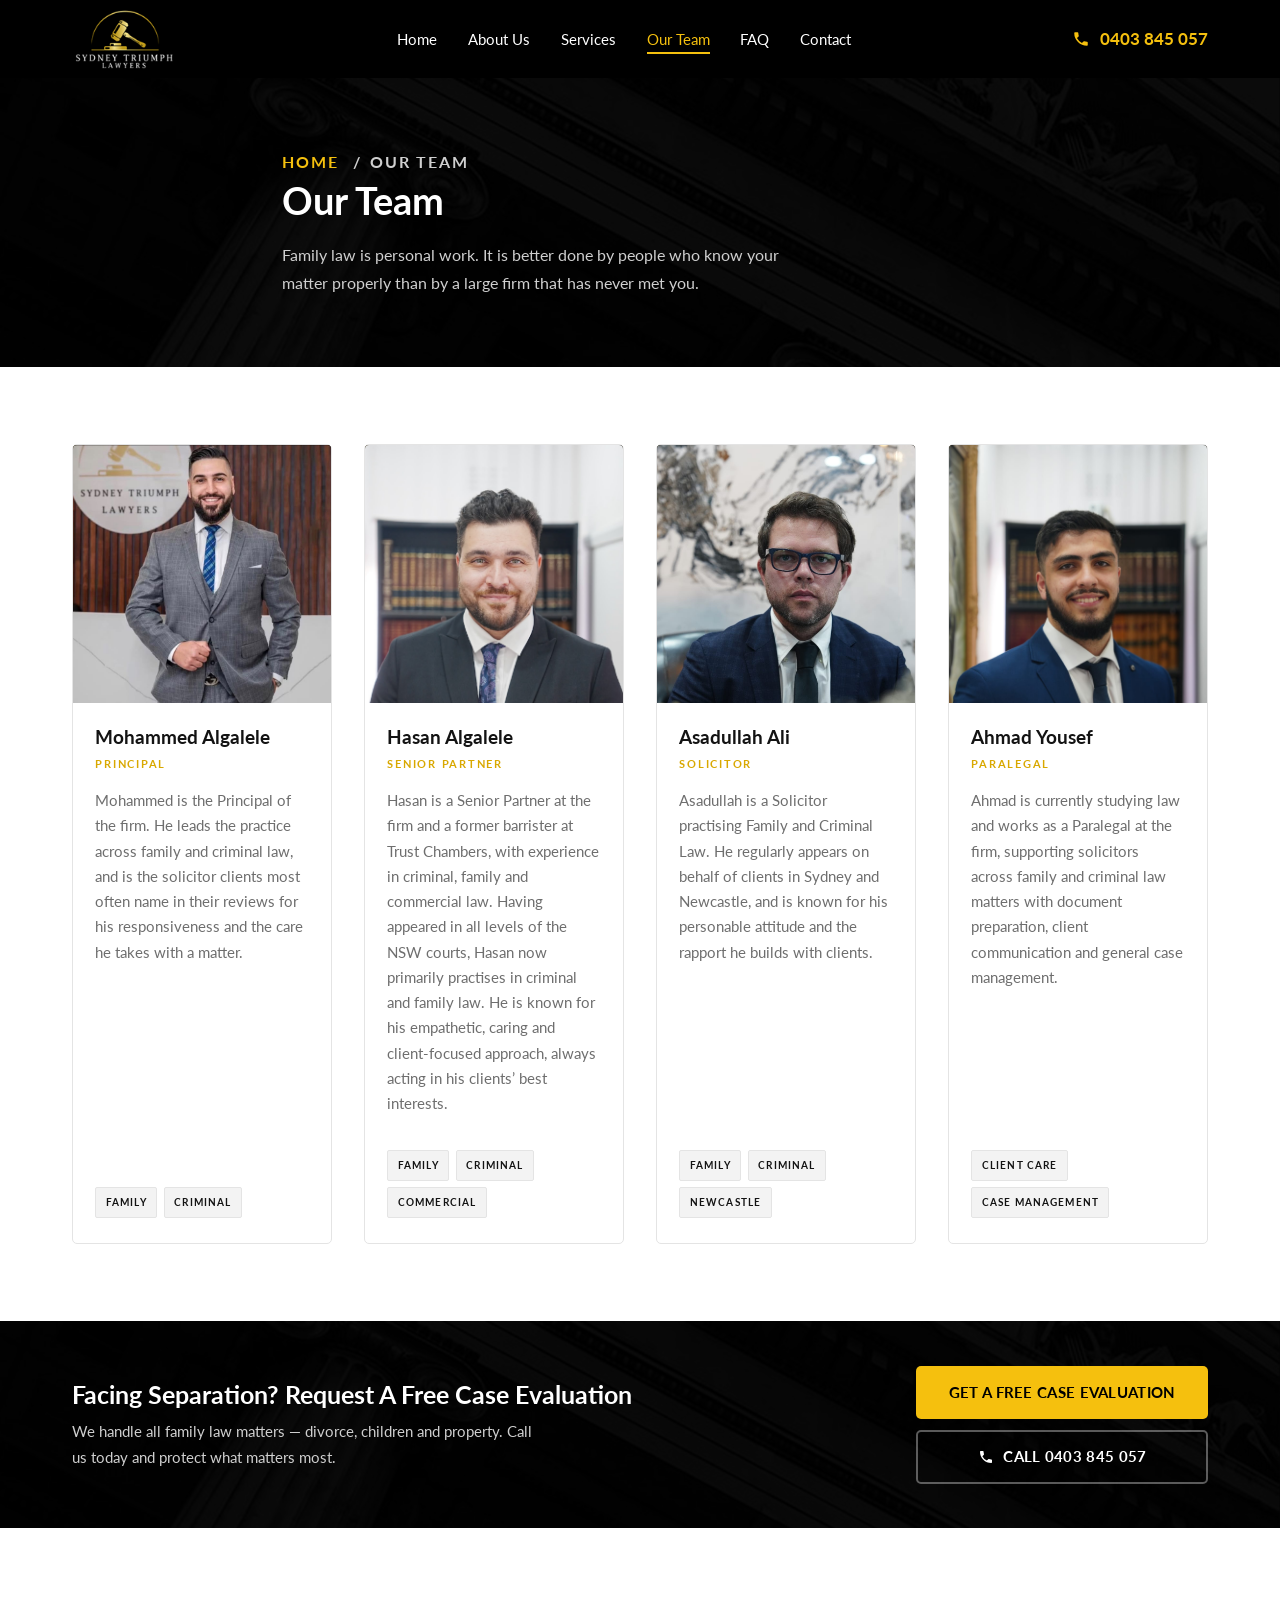
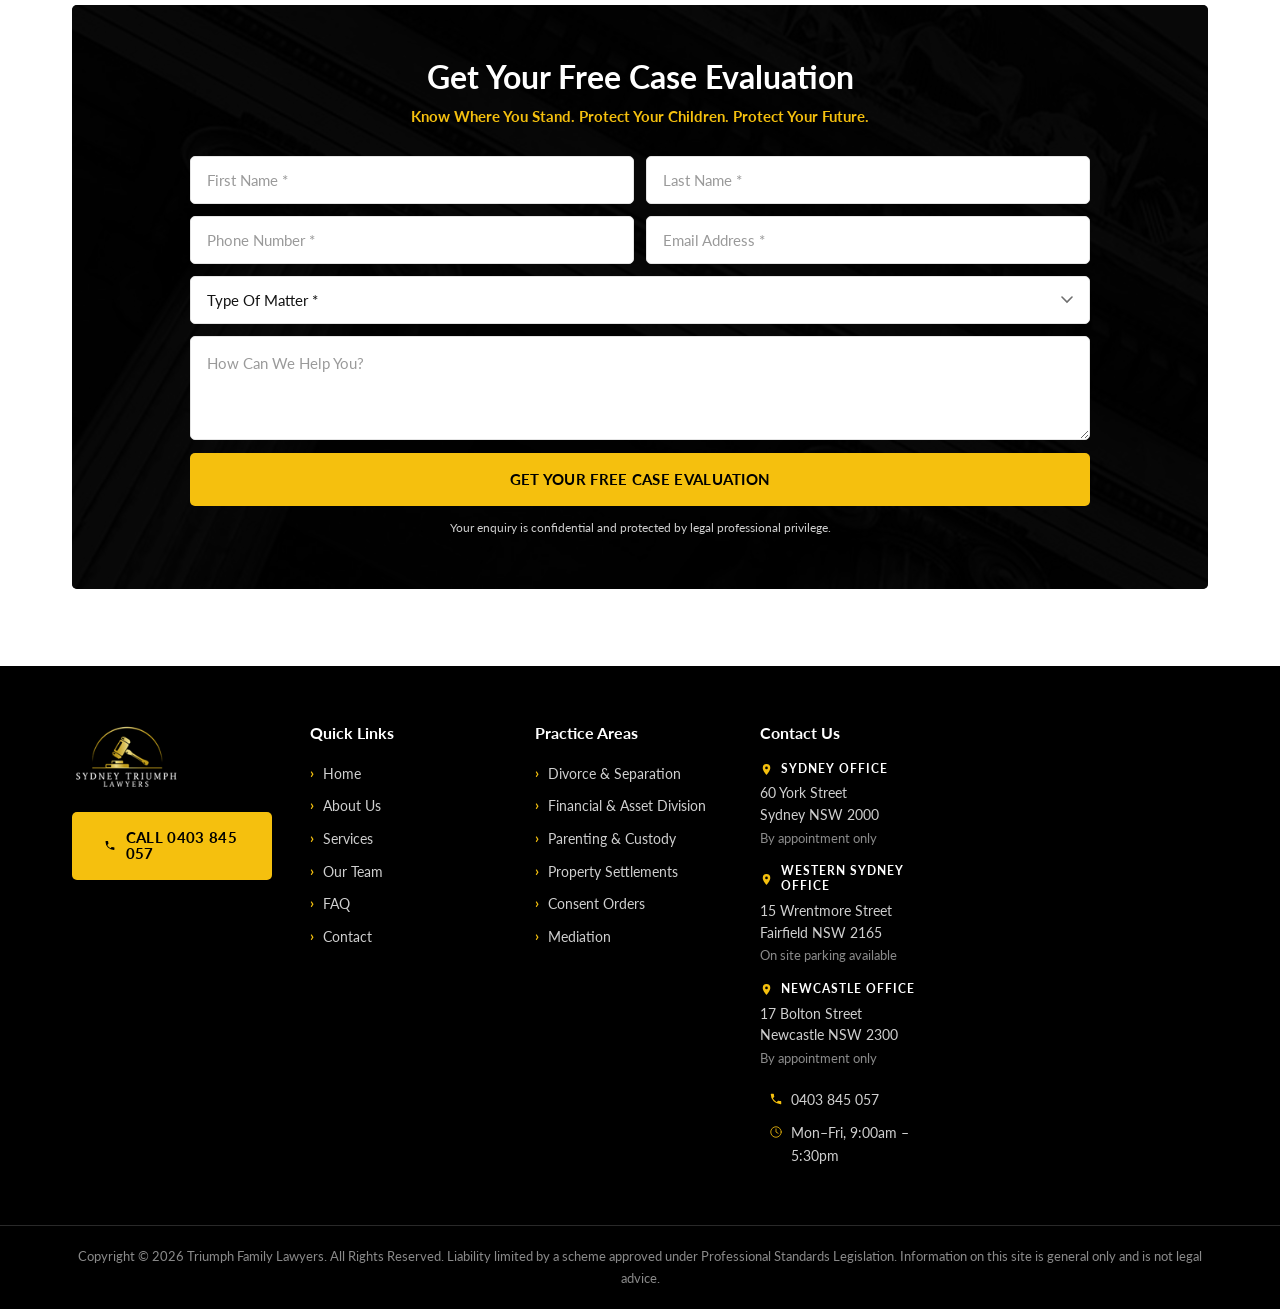
<file: our-team/index.html>
<!DOCTYPE html>
<html lang="en-US">
<head>
<meta charset="UTF-8">
<meta name="viewport" content="width=device-width, initial-scale=1">
<link rel="profile" href="https://gmpg.org/xfn/11">
<title>Our Team &#8211; Triumph Family Lawyers</title>
<meta name='robots' content='max-image-preview:large' />
<meta name="robots" content="noindex, nofollow, noarchive">
<link rel='dns-prefetch' href='http://fonts.googleapis.com/' />
<link href='https://fonts.gstatic.com' crossorigin rel='preconnect' />
<style id="wp-img-auto-sizes-contain-inline-css">
img:is([sizes=auto i],[sizes^="auto," i]){contain-intrinsic-size:3000px 1500px}
/*# sourceURL=wp-img-auto-sizes-contain-inline-css */
</style>
<style id="wp-emoji-styles-inline-css">

	img.wp-smiley, img.emoji {
		display: inline !important;
		border: none !important;
		box-shadow: none !important;
		height: 1em !important;
		width: 1em !important;
		margin: 0 0.07em !important;
		vertical-align: -0.1em !important;
		background: none !important;
		padding: 0 !important;
	}
/*# sourceURL=wp-emoji-styles-inline-css */
</style>
<style id="wp-block-library-inline-css">
/**
 * Colors
 */
/**
 * Typography
 */
/**
 * SCSS Variables.
 *
 * Please use variables from this sheet to ensure consistency across the UI.
 * Don't add to this sheet unless you're pretty sure the value will be reused in many places.
 * For example, don't add rules to this sheet that affect block visuals. It's purely for UI.
 */
/**
 * Fonts & basic variables.
 */
/**
 * Typography
 */
/**
 * Grid System.
 * https://make.wordpress.org/design/2019/10/31/proposal-a-consistent-spacing-system-for-wordpress/
 */
/**
 * Radius scale.
 */
/**
 * Elevation scale.
 */
/**
 * Dimensions.
 */
/**
 * Mobile specific styles
 */
/**
 * Editor styles.
 */
/**
 * Block & Editor UI.
 */
/**
 * Block paddings.
 */
/**
 * React Native specific.
 * These variables do not appear to be used anywhere else.
 */
/**
 * Breakpoints & Media Queries
 */
/**
*  Converts a hex value into the rgb equivalent.
*
* @param {string} hex - the hexadecimal value to convert
* @return {string} comma separated rgb values
*/
/**
 * Long content fade mixin
 *
 * Creates a fading overlay to signify that the content is longer
 * than the space allows.
 */
/**
 * Breakpoint mixins
 */
/**
 * Focus styles.
 */
/**
 * Standard focus rings for the WordPress Design System.
 *
 * Apply `outset-ring__focus` inside the relevant pseudo-class at the call site,
 * e.g. `&:focus { @include outset-ring__focus(); }`.
 */
/**
 * Applies editor left position to the selector passed as argument
 */
/**
 * Styles that are reused verbatim in a few places
 */
/**
 * Allows users to opt-out of animations via OS-level preferences.
 */
/**
 * Reset default styles for JavaScript UI based pages.
 * This is a WP-admin agnostic reset
 */
/**
 * Reset the WP Admin page styles for Gutenberg-like pages.
 */
/**
 * Creates a checkerboard pattern background to indicate transparency.
 * @param {String} $size - The size of the squares in the checkerboard pattern. Default is 12px.
 */
:root {
  --wp-block-synced-color: #7a00df;
  --wp-block-synced-color--rgb: 122, 0, 223;
  --wp-bound-block-color: var(--wp-block-synced-color);
  --wp-editor-canvas-background: #ddd;
  --wp-admin-theme-color: #007cba;
  --wp-admin-theme-color--rgb: 0, 124, 186;
  --wp-admin-theme-color-darker-10: rgb(0, 107, 160.5);
  --wp-admin-theme-color-darker-10--rgb: 0, 107, 160.5;
  --wp-admin-theme-color-darker-20: #005a87;
  --wp-admin-theme-color-darker-20--rgb: 0, 90, 135;
  --wp-admin-border-width-focus: 2px;
}
@media (min-resolution: 192dpi) {
  :root {
    --wp-admin-border-width-focus: 1.5px;
  }
}

/**
 * Element styles.
 */
.wp-element-button {
  cursor: pointer;
}

:root .has-very-light-gray-background-color {
  background-color: #eee;
}
:root .has-very-dark-gray-background-color {
  background-color: #313131;
}
:root .has-very-light-gray-color {
  color: #eee;
}
:root .has-very-dark-gray-color {
  color: #313131;
}
:root {
  /* stylelint-disable @stylistic/function-comma-space-after -- We can not use spacing because of WP multi site kses rule. */
}
:root .has-vivid-green-cyan-to-vivid-cyan-blue-gradient-background {
  background: linear-gradient(135deg, rgb(0, 208, 132) 0%, rgb(6, 147, 227) 100%);
}
:root .has-purple-crush-gradient-background {
  background: linear-gradient(135deg, rgb(52, 226, 228) 0%, rgb(71, 33, 251) 50%, rgb(171, 29, 254) 100%);
}
:root .has-hazy-dawn-gradient-background {
  background: linear-gradient(135deg, rgb(250, 172, 168) 0%, rgb(218, 208, 236) 100%);
}
:root .has-subdued-olive-gradient-background {
  background: linear-gradient(135deg, rgb(250, 250, 225) 0%, rgb(103, 166, 113) 100%);
}
:root .has-atomic-cream-gradient-background {
  background: linear-gradient(135deg, rgb(253, 215, 154) 0%, rgb(0, 74, 89) 100%);
}
:root .has-nightshade-gradient-background {
  background: linear-gradient(135deg, rgb(51, 9, 104) 0%, rgb(49, 205, 207) 100%);
}
:root .has-midnight-gradient-background {
  background: linear-gradient(135deg, rgb(2, 3, 129) 0%, rgb(40, 116, 252) 100%);
}
:root {
  /* stylelint-enable @stylistic/function-comma-space-after */
  --wp--preset--font-size--normal: 16px;
  --wp--preset--font-size--huge: 42px;
}

.has-regular-font-size {
  font-size: 1em;
}

.has-larger-font-size {
  font-size: 2.625em;
}

.has-normal-font-size {
  font-size: var(--wp--preset--font-size--normal);
}

.has-huge-font-size {
  font-size: var(--wp--preset--font-size--huge);
}

:root .has-text-align-center {
  text-align: center;
}

:root .has-text-align-left {
  /*rtl:ignore*/
  text-align: left;
}

:root .has-text-align-right {
  /*rtl:ignore*/
  text-align: right;
}

.has-fit-text {
  white-space: nowrap !important;
}

#end-resizable-editor-section {
  display: none;
}

.aligncenter {
  clear: both;
}

.items-justified-left {
  justify-content: flex-start;
}

.items-justified-center {
  justify-content: center;
}

.items-justified-right {
  justify-content: flex-end;
}

.items-justified-space-between {
  justify-content: space-between;
}

.screen-reader-text {
  border: 0;
  clip-path: inset(50%);
  height: 1px;
  margin: -1px;
  overflow: hidden;
  padding: 0;
  position: absolute;
  width: 1px;
  word-wrap: normal !important;
  word-break: normal !important;
}

.screen-reader-text:focus {
  background-color: #ddd;
  clip-path: none;
  color: #444;
  display: block;
  font-size: 1em;
  height: auto;
  left: 5px;
  line-height: normal;
  padding: 15px 23px 14px;
  text-decoration: none;
  top: 5px;
  width: auto;
  z-index: 100000;
}

/**
 * The following provide a simple means of applying a default border style when
 * a user first makes a selection in the border block support panel.
 * This prevents issues such as where the user could set a border width
 * and see no border due there being no border style set.
 *
 * This is intended to be removed once intelligent defaults can be set while
 * making border selections via the block support.
 *
 * See: https://github.com/WordPress/gutenberg/pull/33743
 */
html :where(.has-border-color) {
  border-style: solid;
}

html :where([style^=border-color],
[style*=";border-color"],
[style*="; border-color"]) {
  border-style: solid;
}

html :where([style^=border-top-color],
[style*=";border-top-color"],
[style*="; border-top-color"]) {
  border-top-style: solid;
}

html :where([style^=border-right-color],
[style*=";border-right-color"],
[style*="; border-right-color"]) {
  /*rtl:ignore*/
  border-right-style: solid;
}

html :where([style^=border-bottom-color],
[style*=";border-bottom-color"],
[style*="; border-bottom-color"]) {
  border-bottom-style: solid;
}

html :where([style^=border-left-color],
[style*=";border-left-color"],
[style*="; border-left-color"]) {
  /*rtl:ignore*/
  border-left-style: solid;
}

html :where([style^=border-width],
[style*=";border-width"],
[style*="; border-width"]) {
  border-style: solid;
}

html :where([style^=border-top-width],
[style*=";border-top-width"],
[style*="; border-top-width"]) {
  border-top-style: solid;
}

html :where([style^=border-right-width],
[style*=";border-right-width"],
[style*="; border-right-width"]) {
  /*rtl:ignore*/
  border-right-style: solid;
}

html :where([style^=border-bottom-width],
[style*=";border-bottom-width"],
[style*="; border-bottom-width"]) {
  border-bottom-style: solid;
}

html :where([style^=border-left-width],
[style*=";border-left-width"],
[style*="; border-left-width"]) {
  /*rtl:ignore*/
  border-left-style: solid;
}

/**
 * Provide baseline responsiveness for images.
 */
html :where(img[class*=wp-image-]) {
  height: auto;
  max-width: 100%;
}

/**
 * Reset user agent styles for figure element margins.
 */
:where(figure) {
  margin: 0 0 1em 0;
}

html :where(.is-position-sticky) {
  --wp-admin--admin-bar--position-offset: var(--wp-admin--admin-bar--height, 0px);
}

@media screen and (max-width: 600px) {
  html :where(.is-position-sticky) {
    --wp-admin--admin-bar--position-offset: 0px;
  }
}

/*# sourceURL=/wp-includes/css/dist/block-library/common.css */
</style>
<style id="classic-theme-styles-inline-css">
/**
 * These rules are needed for backwards compatibility.
 * They should match the button element rules in the base theme.json file.
 */
.wp-block-button__link {
	color: #ffffff;
	background-color: #32373c;
	border-radius: 9999px; /* 100% causes an oval, but any explicit but really high value retains the pill shape. */

	/* This needs a low specificity so it won't override the rules from the button element if defined in theme.json. */
	box-shadow: none;
	text-decoration: none;

	/* The extra 2px are added to size solids the same as the outline versions.*/
	padding: calc(0.667em + 2px) calc(1.333em + 2px);

	font-size: 1.125em;
}

.wp-block-file__button {
	background: #32373c;
	color: #ffffff;
	text-decoration: none;
}

/*# sourceURL=/wp-includes/css/classic-themes.css */
</style>

<style id="global-styles-inline-css">
:root{--wp--preset--aspect-ratio--square: 1;--wp--preset--aspect-ratio--4-3: 4/3;--wp--preset--aspect-ratio--3-4: 3/4;--wp--preset--aspect-ratio--3-2: 3/2;--wp--preset--aspect-ratio--2-3: 2/3;--wp--preset--aspect-ratio--16-9: 16/9;--wp--preset--aspect-ratio--9-16: 9/16;--wp--preset--color--black: #000000;--wp--preset--color--cyan-bluish-gray: #abb8c3;--wp--preset--color--white: #ffffff;--wp--preset--color--pale-pink: #f78da7;--wp--preset--color--vivid-red: #cf2e2e;--wp--preset--color--luminous-vivid-orange: #ff6900;--wp--preset--color--luminous-vivid-amber: #fcb900;--wp--preset--color--light-green-cyan: #7bdcb5;--wp--preset--color--vivid-green-cyan: #00d084;--wp--preset--color--pale-cyan-blue: #8ed1fc;--wp--preset--color--vivid-cyan-blue: #0693e3;--wp--preset--color--vivid-purple: #9b51e0;--wp--preset--gradient--vivid-cyan-blue-to-vivid-purple: linear-gradient(135deg,rgb(6,147,227) 0%,rgb(155,81,224) 100%);--wp--preset--gradient--light-green-cyan-to-vivid-green-cyan: linear-gradient(135deg,rgb(122,220,180) 0%,rgb(0,208,130) 100%);--wp--preset--gradient--luminous-vivid-amber-to-luminous-vivid-orange: linear-gradient(135deg,rgb(252,185,0) 0%,rgb(255,105,0) 100%);--wp--preset--gradient--luminous-vivid-orange-to-vivid-red: linear-gradient(135deg,rgb(255,105,0) 0%,rgb(207,46,46) 100%);--wp--preset--gradient--very-light-gray-to-cyan-bluish-gray: linear-gradient(135deg,rgb(238,238,238) 0%,rgb(169,184,195) 100%);--wp--preset--gradient--cool-to-warm-spectrum: linear-gradient(135deg,rgb(74,234,220) 0%,rgb(151,120,209) 20%,rgb(207,42,186) 40%,rgb(238,44,130) 60%,rgb(251,105,98) 80%,rgb(254,248,76) 100%);--wp--preset--gradient--blush-light-purple: linear-gradient(135deg,rgb(255,206,236) 0%,rgb(152,150,240) 100%);--wp--preset--gradient--blush-bordeaux: linear-gradient(135deg,rgb(254,205,165) 0%,rgb(254,45,45) 50%,rgb(107,0,62) 100%);--wp--preset--gradient--luminous-dusk: linear-gradient(135deg,rgb(255,203,112) 0%,rgb(199,81,192) 50%,rgb(65,88,208) 100%);--wp--preset--gradient--pale-ocean: linear-gradient(135deg,rgb(255,245,203) 0%,rgb(182,227,212) 50%,rgb(51,167,181) 100%);--wp--preset--gradient--electric-grass: linear-gradient(135deg,rgb(202,248,128) 0%,rgb(113,206,126) 100%);--wp--preset--gradient--midnight: linear-gradient(135deg,rgb(2,3,129) 0%,rgb(40,116,252) 100%);--wp--preset--font-size--small: 13px;--wp--preset--font-size--medium: 20px;--wp--preset--font-size--large: 36px;--wp--preset--font-size--x-large: 42px;--wp--preset--spacing--20: 0.44rem;--wp--preset--spacing--30: 0.67rem;--wp--preset--spacing--40: 1rem;--wp--preset--spacing--50: 1.5rem;--wp--preset--spacing--60: 2.25rem;--wp--preset--spacing--70: 3.38rem;--wp--preset--spacing--80: 5.06rem;--wp--preset--shadow--natural: 6px 6px 9px rgba(0, 0, 0, 0.2);--wp--preset--shadow--deep: 12px 12px 50px rgba(0, 0, 0, 0.4);--wp--preset--shadow--sharp: 6px 6px 0px rgba(0, 0, 0, 0.2);--wp--preset--shadow--outlined: 6px 6px 0px -3px rgb(255, 255, 255), 6px 6px rgb(0, 0, 0);--wp--preset--shadow--crisp: 6px 6px 0px rgb(0, 0, 0);}.wp-block-button{--wp--preset--dimension--25: 25%;--wp--preset--dimension--50: 50%;--wp--preset--dimension--75: 75%;--wp--preset--dimension--100: 100%;}:where(body) { margin: 0; }:where(.is-layout-flex){gap: 0.5em;}:where(.is-layout-grid){gap: 0.5em;}body .is-layout-flex{display: flex;}.is-layout-flex{flex-wrap: wrap;align-items: center;}.is-layout-flex > :is(*, div){margin: 0;}body .is-layout-grid{display: grid;}.is-layout-grid > :is(*, div){margin: 0;}body{padding-top: 0px;padding-right: 0px;padding-bottom: 0px;padding-left: 0px;}:root :where(.wp-element-button, .wp-block-button__link){background-color: #32373c;border-width: 0;color: #fff;font-family: inherit;font-size: inherit;font-style: inherit;font-weight: inherit;letter-spacing: inherit;line-height: inherit;padding-top: calc(0.667em + 2px);padding-right: calc(1.333em + 2px);padding-bottom: calc(0.667em + 2px);padding-left: calc(1.333em + 2px);text-decoration: none;text-transform: inherit;}.has-black-color{color: var(--wp--preset--color--black) !important;}.has-cyan-bluish-gray-color{color: var(--wp--preset--color--cyan-bluish-gray) !important;}.has-white-color{color: var(--wp--preset--color--white) !important;}.has-pale-pink-color{color: var(--wp--preset--color--pale-pink) !important;}.has-vivid-red-color{color: var(--wp--preset--color--vivid-red) !important;}.has-luminous-vivid-orange-color{color: var(--wp--preset--color--luminous-vivid-orange) !important;}.has-luminous-vivid-amber-color{color: var(--wp--preset--color--luminous-vivid-amber) !important;}.has-light-green-cyan-color{color: var(--wp--preset--color--light-green-cyan) !important;}.has-vivid-green-cyan-color{color: var(--wp--preset--color--vivid-green-cyan) !important;}.has-pale-cyan-blue-color{color: var(--wp--preset--color--pale-cyan-blue) !important;}.has-vivid-cyan-blue-color{color: var(--wp--preset--color--vivid-cyan-blue) !important;}.has-vivid-purple-color{color: var(--wp--preset--color--vivid-purple) !important;}.has-black-background-color{background-color: var(--wp--preset--color--black) !important;}.has-cyan-bluish-gray-background-color{background-color: var(--wp--preset--color--cyan-bluish-gray) !important;}.has-white-background-color{background-color: var(--wp--preset--color--white) !important;}.has-pale-pink-background-color{background-color: var(--wp--preset--color--pale-pink) !important;}.has-vivid-red-background-color{background-color: var(--wp--preset--color--vivid-red) !important;}.has-luminous-vivid-orange-background-color{background-color: var(--wp--preset--color--luminous-vivid-orange) !important;}.has-luminous-vivid-amber-background-color{background-color: var(--wp--preset--color--luminous-vivid-amber) !important;}.has-light-green-cyan-background-color{background-color: var(--wp--preset--color--light-green-cyan) !important;}.has-vivid-green-cyan-background-color{background-color: var(--wp--preset--color--vivid-green-cyan) !important;}.has-pale-cyan-blue-background-color{background-color: var(--wp--preset--color--pale-cyan-blue) !important;}.has-vivid-cyan-blue-background-color{background-color: var(--wp--preset--color--vivid-cyan-blue) !important;}.has-vivid-purple-background-color{background-color: var(--wp--preset--color--vivid-purple) !important;}.has-black-border-color{border-color: var(--wp--preset--color--black) !important;}.has-cyan-bluish-gray-border-color{border-color: var(--wp--preset--color--cyan-bluish-gray) !important;}.has-white-border-color{border-color: var(--wp--preset--color--white) !important;}.has-pale-pink-border-color{border-color: var(--wp--preset--color--pale-pink) !important;}.has-vivid-red-border-color{border-color: var(--wp--preset--color--vivid-red) !important;}.has-luminous-vivid-orange-border-color{border-color: var(--wp--preset--color--luminous-vivid-orange) !important;}.has-luminous-vivid-amber-border-color{border-color: var(--wp--preset--color--luminous-vivid-amber) !important;}.has-light-green-cyan-border-color{border-color: var(--wp--preset--color--light-green-cyan) !important;}.has-vivid-green-cyan-border-color{border-color: var(--wp--preset--color--vivid-green-cyan) !important;}.has-pale-cyan-blue-border-color{border-color: var(--wp--preset--color--pale-cyan-blue) !important;}.has-vivid-cyan-blue-border-color{border-color: var(--wp--preset--color--vivid-cyan-blue) !important;}.has-vivid-purple-border-color{border-color: var(--wp--preset--color--vivid-purple) !important;}.has-vivid-cyan-blue-to-vivid-purple-gradient-background{background: var(--wp--preset--gradient--vivid-cyan-blue-to-vivid-purple) !important;}.has-light-green-cyan-to-vivid-green-cyan-gradient-background{background: var(--wp--preset--gradient--light-green-cyan-to-vivid-green-cyan) !important;}.has-luminous-vivid-amber-to-luminous-vivid-orange-gradient-background{background: var(--wp--preset--gradient--luminous-vivid-amber-to-luminous-vivid-orange) !important;}.has-luminous-vivid-orange-to-vivid-red-gradient-background{background: var(--wp--preset--gradient--luminous-vivid-orange-to-vivid-red) !important;}.has-very-light-gray-to-cyan-bluish-gray-gradient-background{background: var(--wp--preset--gradient--very-light-gray-to-cyan-bluish-gray) !important;}.has-cool-to-warm-spectrum-gradient-background{background: var(--wp--preset--gradient--cool-to-warm-spectrum) !important;}.has-blush-light-purple-gradient-background{background: var(--wp--preset--gradient--blush-light-purple) !important;}.has-blush-bordeaux-gradient-background{background: var(--wp--preset--gradient--blush-bordeaux) !important;}.has-luminous-dusk-gradient-background{background: var(--wp--preset--gradient--luminous-dusk) !important;}.has-pale-ocean-gradient-background{background: var(--wp--preset--gradient--pale-ocean) !important;}.has-electric-grass-gradient-background{background: var(--wp--preset--gradient--electric-grass) !important;}.has-midnight-gradient-background{background: var(--wp--preset--gradient--midnight) !important;}.has-small-font-size{font-size: var(--wp--preset--font-size--small) !important;}.has-medium-font-size{font-size: var(--wp--preset--font-size--medium) !important;}.has-large-font-size{font-size: var(--wp--preset--font-size--large) !important;}.has-x-large-font-size{font-size: var(--wp--preset--font-size--x-large) !important;}
/*# sourceURL=global-styles-inline-css */
</style>

<link rel='stylesheet' id='tfl-fonts-css' href='https://fonts.googleapis.com/css2?family=Lato:ital,wght@0,300;0,400;0,700;0,900;1,400&#038;display=swap' media='all' />
<link rel='stylesheet' id='tfl-theme-css' href='../wp-content/themes/triumph-family-law/assets/css/theme.css' media='all' />
<link rel='stylesheet' id='tfl-wp-css' href='../wp-content/themes/triumph-family-law/assets/css/wordpress.css' media='all' />
<link rel='stylesheet' id='tfl-style-css' href='../wp-content/themes/triumph-family-law/style.css' media='all' />
<meta name="generator" content="WordPress 7.1" />
<link rel="canonical" href="index.html" />
<link rel="icon" href="data:image/svg+xml,%3Csvg%20xmlns%3D%27http%3A%2F%2Fwww.w3.org%2F2000%2Fsvg%27%20viewBox%3D%270%200%2032%2032%27%3E%3Crect%20width%3D%2732%27%20height%3D%2732%27%20fill%3D%27%2523000%27%2F%3E%3Cpath%20d%3D%27M9%2010.5h14M16%2010.5v12%27%20stroke%3D%27%2523F5C00E%27%20stroke-width%3D%272.8%27%20stroke-linecap%3D%27round%27%2F%3E%3C%2Fsvg%3E">
<noscript><style>.rv{opacity:1;transform:none}</style></noscript>
<style id="core-block-supports-inline-css">
/**
 * Core styles: block-supports
 */

/*# sourceURL=core-block-supports-inline-css */
</style>

</head>

<body class="wp-singular page-template page-template-page-templates page-template-template-team page-template-page-templatestemplate-team-php page page-id-5 wp-embed-responsive wp-theme-triumph-family-law">

<a class="skip-link sr" href="index.html#content">Skip to content</a>


<header class="masthead">
	<div class="shell masthead__in">

					<a class="logo" href="../index.html" rel="home">
				<img src="../wp-content/themes/triumph-family-law/assets/images/main-logo.png"
				     alt="Triumph Family Lawyers" width="136" height="85">
			</a>
		
		
			<nav id="nav" class="nav" aria-label="Primary"><ul id="menu-primary" class="nav__list"><li id="menu-item-11" class="menu-item menu-item-type-post_type menu-item-object-page menu-item-home menu-item-11"><a href="../index.html">Home</a></li>
<li id="menu-item-12" class="menu-item menu-item-type-post_type menu-item-object-page menu-item-12"><a href="../about-the-firm/index.html">About Us</a></li>
<li id="menu-item-13" class="menu-item menu-item-type-post_type menu-item-object-page menu-item-13"><a href="../family-law-services/index.html">Services</a></li>
<li id="menu-item-14" class="menu-item menu-item-type-post_type menu-item-object-page current-menu-item page_item page-item-5 current_page_item menu-item-14"><a href="index.html" aria-current="page">Our Team</a></li>
<li id="menu-item-15" class="menu-item menu-item-type-post_type menu-item-object-page menu-item-15"><a href="../faq/index.html">FAQ</a></li>
<li id="menu-item-16" class="menu-item menu-item-type-post_type menu-item-object-page menu-item-16"><a href="../contact/index.html">Contact</a></li>
</ul></nav>
		
		<a class="callnum" href="tel:+61403845057">
			<svg class="" width="18" height="18" viewBox="0 0 24 24" fill="currentColor" aria-hidden="true" focusable="false"><path d="M6.6 10.8a15.1 15.1 0 0 0 6.6 6.6l2.2-2.2c.3-.3.7-.4 1-.2 1.1.4 2.3.6 3.6.6.6 0 1 .4 1 1V20c0 .6-.4 1-1 1A17 17 0 0 1 3 4c0-.6.4-1 1-1h3.4c.6 0 1 .4 1 1 0 1.2.2 2.4.6 3.6.1.3 0 .7-.2 1l-2.2 2.2z"/></svg>			0403 845 057		</a>

					<button class="burger" type="button" aria-label="Menu" aria-expanded="false" aria-controls="nav">
				<span></span><span></span><span></span>
			</button>
		
	</div>
</header>

<main id="content">

<section class="banner" style="background-image:url('../wp-content/themes/triumph-family-law/assets/images/sections-bg.jpg')">
	<div class="shell banner__in">
					<p class="crumbs">
				<a href="../index.html">Home</a>
				<span>/</span>Our Team			</p>
		
		<h1>Our Team</h1>

					<p>Family law is personal work. It is better done by people who know your matter properly than by a large firm that has never met you.</p>
			</div>
</section>

<section class="band" id="team">
	<div class="shell">

		
		<div class="team">
							<article class="person rv rv-d0">

					<div class="person__shot">
						<div class="person__mono" aria-hidden="true">
							<span>MA</span>
													</div>

													<img src="../wp-content/themes/triumph-family-law/assets/images/team/mohammed-algalele.jpg"
							     alt="Mohammed Algalele, Principal"
							     loading="lazy" width="600" height="600">
											</div>

					<div class="person__body">
						<h3>Mohammed Algalele</h3>

													<span class="person__role">Principal</span>
						
						<p>Mohammed is the Principal of the firm. He leads the practice across family and criminal law, and is the solicitor clients most often name in their reviews for his responsiveness and the care he takes with a matter.</p>
													<div class="person__tags">
																	<span class="tag">Family</span>
																	<span class="tag">Criminal</span>
															</div>
											</div>

				</article>
							<article class="person rv rv-d1">

					<div class="person__shot">
						<div class="person__mono" aria-hidden="true">
							<span>HA</span>
													</div>

													<img src="../wp-content/themes/triumph-family-law/assets/images/team/hasan-algalele.jpg"
							     alt="Hasan Algalele, Senior Partner"
							     loading="lazy" width="600" height="600">
											</div>

					<div class="person__body">
						<h3>Hasan Algalele</h3>

													<span class="person__role">Senior Partner</span>
						
						<p>Hasan is a Senior Partner at the firm and a former barrister at Trust Chambers, with experience in criminal, family and commercial law. Having appeared in all levels of the NSW courts, Hasan now primarily practises in criminal and family law. He is known for his empathetic, caring and client-focused approach, always acting in his clients&rsquo; best interests.</p>
													<div class="person__tags">
																	<span class="tag">Family</span>
																	<span class="tag">Criminal</span>
																	<span class="tag">Commercial</span>
															</div>
											</div>

				</article>
							<article class="person rv rv-d2">

					<div class="person__shot">
						<div class="person__mono" aria-hidden="true">
							<span>AA</span>
													</div>

													<img src="../wp-content/themes/triumph-family-law/assets/images/team/asadullah-ali.jpg"
							     alt="Asadullah Ali, Solicitor"
							     loading="lazy" width="600" height="600">
											</div>

					<div class="person__body">
						<h3>Asadullah Ali</h3>

													<span class="person__role">Solicitor</span>
						
						<p>Asadullah is a Solicitor practising Family and Criminal Law. He regularly appears on behalf of clients in Sydney and Newcastle, and is known for his personable attitude and the rapport he builds with clients.</p>
													<div class="person__tags">
																	<span class="tag">Family</span>
																	<span class="tag">Criminal</span>
																	<span class="tag">Newcastle</span>
															</div>
											</div>

				</article>
							<article class="person rv rv-d3">

					<div class="person__shot">
						<div class="person__mono" aria-hidden="true">
							<span>AY</span>
													</div>

													<img src="../wp-content/themes/triumph-family-law/assets/images/team/ahmad-yousef.jpg"
							     alt="Ahmad Yousef, Paralegal"
							     loading="lazy" width="600" height="600">
											</div>

					<div class="person__body">
						<h3>Ahmad Yousef</h3>

													<span class="person__role">Paralegal</span>
						
						<p>Ahmad is currently studying law and works as a Paralegal at the firm, supporting solicitors across family and criminal law matters with document preparation, client communication and general case management.</p>
													<div class="person__tags">
																	<span class="tag">Client care</span>
																	<span class="tag">Case management</span>
															</div>
											</div>

				</article>
					</div>

		
	</div>
</section>

<section class="callout" style="background-image:url('../wp-content/themes/triumph-family-law/assets/images/sections-bg.jpg')">
	<div class="shell callout__in">
		<div>
			<h2>Facing Separation? Request A Free Case Evaluation</h2>
			<p>We handle all family law matters — divorce, children and property. Call us today and protect what matters most.</p>
		</div>

		<div class="callout__btns">
			<a class="btn btn--gold" href="../contact/index.html">
				Get A Free Case Evaluation			</a>
			<a class="btn btn--outline-dark" href="tel:+61403845057">
				<svg class="" width="16" height="16" viewBox="0 0 24 24" fill="currentColor" aria-hidden="true" focusable="false"><path d="M6.6 10.8a15.1 15.1 0 0 0 6.6 6.6l2.2-2.2c.3-.3.7-.4 1-.2 1.1.4 2.3.6 3.6.6.6 0 1 .4 1 1V20c0 .6-.4 1-1 1A17 17 0 0 1 3 4c0-.6.4-1 1-1h3.4c.6 0 1 .4 1 1 0 1.2.2 2.4.6 3.6.1.3 0 .7-.2 1l-2.2 2.2z"/></svg>				Call 0403 845 057			</a>
		</div>
	</div>
</section>

<section class="band" id="enquiry-footer">
	<div class="shell">
		<div class="finalcta rv" style="background-image:url('../wp-content/themes/triumph-family-law/assets/images/case-evaluation-bg.jpg')">
			<div class="finalcta__in">
				<h2>Get Your Free Case Evaluation</h2>

									<p class="finalcta__sub">Know Where You Stand. Protect Your Children. Protect Your Future.</p>
				
					<form class="form" action="#" method="post" data-enquiry novalidate>

		<input type="hidden" name="action" value="tfl_enquiry">
		<input type="hidden" name="tfl_source" value="team">
		<input type="hidden" name="tfl_redirect" value="#">
		<input type="hidden" id="tfl_nonce" name="tfl_nonce" value="4b517754ae" /><input type="hidden" name="_wp_http_referer" value="/our-team/" />
				<div class="tfl-hp" aria-hidden="true">
			<label for="tm-website">Website</label>
			<input id="tm-website" type="text" name="tfl_website" tabindex="-1" autocomplete="off">
		</div>

		<div class="form__ok" role="status">
			Thank you — your enquiry has been sent. One of our family lawyers will contact you shortly.			For urgent matters call 0403 845 057.		</div>

		
		<div class="form__row">
			<label class="sr" for="tm-first">First name</label>
			<input id="tm-first" name="first_name" type="text" placeholder="First Name *" autocomplete="given-name" required>

			<label class="sr" for="tm-last">Last name</label>
			<input id="tm-last" name="last_name" type="text" placeholder="Last Name *" autocomplete="family-name" required>
		</div>

		<div class="form__row">
			<label class="sr" for="tm-phone">Phone number</label>
			<input id="tm-phone" name="phone" type="tel" placeholder="Phone Number *" autocomplete="tel" required>

			<label class="sr" for="tm-email">Email address</label>
			<input id="tm-email" name="email" type="email" placeholder="Email Address *" autocomplete="email" required>
		</div>

		<label class="sr" for="tm-matter">Type of matter</label>
		<select id="tm-matter" name="matter" required>
			<option value="" selected disabled>Type Of Matter *</option>
							<option value="Divorce &amp; Separation">Divorce &amp; Separation</option>
							<option value="Parenting &amp; Custody">Parenting &amp; Custody</option>
							<option value="Property Settlement">Property Settlement</option>
							<option value="Financial &amp; Asset Division">Financial &amp; Asset Division</option>
							<option value="Consent Orders">Consent Orders</option>
							<option value="Mediation">Mediation</option>
							<option value="Apprehended Violence Order">Apprehended Violence Order</option>
							<option value="Other / Not Sure">Other / Not Sure</option>
					</select>

		<label class="sr" for="tm-msg">How can we help</label>
		<textarea id="tm-msg" name="message" placeholder="How Can We Help You?" required></textarea>

		<button class="btn btn--gold btn--wide" type="submit" data-label="Get Your Free Case Evaluation">Get Your Free Case Evaluation</button>

					<p class="form__privacy">Your enquiry is confidential and protected by legal professional privilege.</p>
			</form>
				</div>
		</div>
	</div>
</section>

</main><!-- #content -->


	<footer class="foot">
		<div class="shell foot__grid">

			<div class="foot__brand">
									<img src="../wp-content/themes/triumph-family-law/assets/images/main-logo.png"
					     alt="Triumph Family Lawyers" width="136" height="85" loading="lazy">
				
				<a class="btn btn--gold" href="tel:+61403845057">
					<svg class="" width="15" height="15" viewBox="0 0 24 24" fill="currentColor" aria-hidden="true" focusable="false"><path d="M6.6 10.8a15.1 15.1 0 0 0 6.6 6.6l2.2-2.2c.3-.3.7-.4 1-.2 1.1.4 2.3.6 3.6.6.6 0 1 .4 1 1V20c0 .6-.4 1-1 1A17 17 0 0 1 3 4c0-.6.4-1 1-1h3.4c.6 0 1 .4 1 1 0 1.2.2 2.4.6 3.6.1.3 0 .7-.2 1l-2.2 2.2z"/></svg>					Call 0403 845 057				</a>
			</div>

			<div>
				<h4>Quick Links</h4>
				<ul id="menu-footer-links" class=""><li id="menu-item-17" class="menu-item menu-item-type-post_type menu-item-object-page menu-item-home menu-item-17"><a href="../index.html">Home</a></li>
<li id="menu-item-18" class="menu-item menu-item-type-post_type menu-item-object-page menu-item-18"><a href="../about-the-firm/index.html">About Us</a></li>
<li id="menu-item-19" class="menu-item menu-item-type-post_type menu-item-object-page menu-item-19"><a href="../family-law-services/index.html">Services</a></li>
<li id="menu-item-20" class="menu-item menu-item-type-post_type menu-item-object-page current-menu-item page_item page-item-5 current_page_item menu-item-20"><a href="index.html" aria-current="page">Our Team</a></li>
<li id="menu-item-21" class="menu-item menu-item-type-post_type menu-item-object-page menu-item-21"><a href="../faq/index.html">FAQ</a></li>
<li id="menu-item-22" class="menu-item menu-item-type-post_type menu-item-object-page menu-item-22"><a href="../contact/index.html">Contact</a></li>
</ul>			</div>

			<div>
				<h4>Practice Areas</h4>
				<ul><li><a href="../family-law-services/index.html#divorce-and-separation">Divorce &amp; Separation</a></li><li><a href="../family-law-services/index.html#financial-and-asset-division">Financial &amp; Asset Division</a></li><li><a href="../family-law-services/index.html#parenting-and-custody">Parenting &amp; Custody</a></li><li><a href="../family-law-services/index.html#property-settlements">Property Settlements</a></li><li><a href="../family-law-services/index.html#consent-orders">Consent Orders</a></li><li><a href="../family-law-services/index.html#mediation">Mediation</a></li></ul>			</div>

			<div>
				<h4>Contact Us</h4>
									<div class="foot__offices">
													<div class="office">
								<h4 class="office__name">
									<svg class="office__pin" width="13" height="13" viewBox="0 0 24 24" fill="currentColor" aria-hidden="true" focusable="false"><path d="M12 2a7 7 0 0 0-7 7c0 5.2 7 13 7 13s7-7.8 7-13a7 7 0 0 0-7-7zm0 9.5A2.5 2.5 0 1 1 12 6.5a2.5 2.5 0 0 1 0 5z"/></svg>									Sydney Office								</h4>
																	<p class="office__address">60 York Street<br />
Sydney NSW 2000</p>
																									<p class="office__note">By appointment only</p>
															</div>
													<div class="office">
								<h4 class="office__name">
									<svg class="office__pin" width="13" height="13" viewBox="0 0 24 24" fill="currentColor" aria-hidden="true" focusable="false"><path d="M12 2a7 7 0 0 0-7 7c0 5.2 7 13 7 13s7-7.8 7-13a7 7 0 0 0-7-7zm0 9.5A2.5 2.5 0 1 1 12 6.5a2.5 2.5 0 0 1 0 5z"/></svg>									Western Sydney Office								</h4>
																	<p class="office__address">15 Wrentmore Street<br />
Fairfield NSW 2165</p>
																									<p class="office__note">On site parking available</p>
															</div>
													<div class="office">
								<h4 class="office__name">
									<svg class="office__pin" width="13" height="13" viewBox="0 0 24 24" fill="currentColor" aria-hidden="true" focusable="false"><path d="M12 2a7 7 0 0 0-7 7c0 5.2 7 13 7 13s7-7.8 7-13a7 7 0 0 0-7-7zm0 9.5A2.5 2.5 0 1 1 12 6.5a2.5 2.5 0 0 1 0 5z"/></svg>									Newcastle Office								</h4>
																	<p class="office__address">17 Bolton Street<br />
Newcastle NSW 2300</p>
																									<p class="office__note">By appointment only</p>
															</div>
											</div>
				
				<ul style="margin-top:1.2rem">
					<li class="foot__li--icon">
						<svg class="foot__ico" width="14" height="14" viewBox="0 0 24 24" fill="currentColor" aria-hidden="true" focusable="false"><path d="M6.6 10.8a15.1 15.1 0 0 0 6.6 6.6l2.2-2.2c.3-.3.7-.4 1-.2 1.1.4 2.3.6 3.6.6.6 0 1 .4 1 1V20c0 .6-.4 1-1 1A17 17 0 0 1 3 4c0-.6.4-1 1-1h3.4c.6 0 1 .4 1 1 0 1.2.2 2.4.6 3.6.1.3 0 .7-.2 1l-2.2 2.2z"/></svg>						<a href="tel:+61403845057">0403 845 057</a>
					</li>

					
											<li class="foot__li--icon">
							<svg class="foot__ico" width="14" height="14" viewBox="0 0 24 24" fill="none" stroke="currentColor" stroke-width="1.4" stroke-linecap="round" stroke-linejoin="round" aria-hidden="true" focusable="false"><circle cx="12" cy="12" r="9"/><path d="M12 6.6V12l3.6 2.2"/></svg>							<span>Mon–Fri, 9:00am – 5:30pm</span>
						</li>
					
									</ul>
			</div>

		</div>

		<div class="foot__legal">
			<div class="shell">
				Copyright &copy; 2026 Triumph Family Lawyers. All Rights Reserved.				Liability limited by a scheme approved under Professional Standards Legislation.				Information on this site is general only and is not legal advice.			</div>
		</div>
	</footer>


<script type="speculationrules">
{"prefetch":[{"source":"document","where":{"and":[{"href_matches":"/*"},{"not":{"href_matches":["/wp-*.php","/wp-admin/*","/wp-content/uploads/*","/wp-content/*","/wp-content/plugins/*","/wp-content/themes/triumph-family-law/*","/*\\?(.+)"]}},{"not":{"selector_matches":"a[rel~=\"nofollow\"]"}},{"not":{"selector_matches":".no-prefetch, .no-prefetch a"}}]},"eagerness":"conservative"}]}
</script>
<script id="tfl-main-js" src="../wp-content/themes/triumph-family-law/assets/js/main.js"></script>


<script>
(function(){
  document.querySelectorAll('form[data-enquiry]').forEach(function(f){
    f.setAttribute('action','#');
    f.addEventListener('submit', function(e){
      e.preventDefault();
      e.stopImmediatePropagation();
      var ok = f.querySelector('.form__ok');
      if(ok){
        ok.textContent = 'This is a static preview, so the form is inactive here. On the live site this sends an email to the firm straight away.';
        ok.classList.add('is-on');
        ok.scrollIntoView({behavior:'smooth',block:'center'});
      }
    }, true);
  });
})();
</script>
	</body>
</html>
</file>
<file: wp-content/themes/triumph-family-law/assets/css/theme.css>
/* ==========================================================================
   Sydney Triumph Lawyers — Family Law
   Built to match the existing sydneytriumphlawyers.com.au design:
   black + gold (#F5C00E), Lato, 5px radii, dark photographic section grounds.
   ========================================================================== */

:root {
  --gold:        #F5C00E;
  --gold-dark:   #D9A800;
  --black:       #000000;
  --near-black:  #111111;
  --panel:       #1A1A1A;
  --ink:         #131313;
  --grey:        #6E6E6E;
  --grey-light:  #CFCFCF;
  --white:       #FFFFFF;
  --line:        #E4E4E4;
  --line-dark:   rgba(255, 255, 255, 0.16);

  --font: "Lato", "Helvetica Neue", Helvetica, Arial, sans-serif;

  --shell: 1200px;
  --gut: clamp(1rem, 4vw, 2rem);
  --band: clamp(3.2rem, 6vw, 4.8rem);
  --r: 5px;
  --ease: cubic-bezier(0.4, 0, 0.2, 1);
}

*, *::before, *::after { box-sizing: border-box; }

html { -webkit-text-size-adjust: 100%; scroll-behavior: smooth; }

body {
  margin: 0;
  font-family: var(--font);
  font-size: 16px;
  line-height: 1.7;
  color: var(--ink);
  background: var(--white);
  -webkit-font-smoothing: antialiased;
  overflow-x: hidden;
}

img { max-width: 100%; display: block; height: auto; }
a { color: inherit; }

h1, h2, h3, h4 { font-weight: 700; margin: 0; line-height: 1.3; }
p { margin: 0 0 1rem; }
p:last-child { margin-bottom: 0; }

::selection { background: var(--gold); color: var(--black); }
:focus-visible { outline: 2px solid var(--gold); outline-offset: 2px; }

.shell {
  width: 100%;
  max-width: var(--shell);
  margin-inline: auto;
  padding-inline: var(--gut);
}

.sr {
  position: absolute; width: 1px; height: 1px; padding: 0; margin: -1px;
  overflow: hidden; clip: rect(0 0 0 0); white-space: nowrap; border: 0;
}

/* --- Buttons ------------------------------------------------------------ */

.btn {
  display: inline-flex;
  align-items: center;
  justify-content: center;
  gap: 0.6rem;
  font-family: var(--font);
  font-size: 0.95rem;
  font-weight: 700;
  line-height: 1;
  text-transform: uppercase;
  letter-spacing: 0.02em;
  text-decoration: none;
  padding: 1.05rem 1.9rem;
  border: 2px solid transparent;
  border-radius: var(--r);
  cursor: pointer;
  transition: background 0.3s var(--ease), color 0.3s var(--ease),
              border-color 0.3s var(--ease);
}

.btn--gold { background: var(--gold); color: var(--black); }
.btn--gold:hover { background: var(--white); color: var(--black); }

.btn--outline-gold {
  background: transparent;
  color: var(--gold);
  border-color: var(--gold);
}
.btn--outline-gold:hover { background: var(--gold); color: var(--black); }

/* Gold border, dark label — used on light backgrounds (news "Read More") */
.btn--outline-gold-light {
  background: transparent;
  color: var(--ink);
  border-color: var(--gold);
}
.btn--outline-gold-light:hover { background: var(--gold); color: var(--black); }

.btn--outline-dark {
  background: transparent;
  color: var(--white);
  border-color: rgba(255, 255, 255, 0.35);
}
.btn--outline-dark:hover { background: var(--white); color: var(--black); border-color: var(--white); }

.btn--wide { width: 100%; }

/* --- Header ------------------------------------------------------------- */

.masthead {
  background: var(--black);
  position: sticky;
  top: 0;
  z-index: 200;
}

.masthead__in {
  display: flex;
  align-items: center;
  justify-content: space-between;
  gap: 1.5rem;
  min-height: 78px;
}

.logo img { width: 104px; height: auto; }

.nav { display: flex; align-items: center; gap: clamp(1.1rem, 2.4vw, 2.3rem); }

.nav a {
  color: var(--white);
  text-decoration: none;
  font-size: 0.95rem;
  font-weight: 400;
  padding-block: 0.4rem;
  position: relative;
  white-space: nowrap;
  transition: color 0.3s var(--ease);
}

.nav a::after {
  content: "";
  position: absolute;
  left: 0; bottom: 0;
  width: 100%; height: 2px;
  background: var(--gold);
  transform: scaleX(0);
  transform-origin: left;
  transition: transform 0.3s var(--ease);
}

.nav a:hover { color: var(--gold); }
.nav a:hover::after,
.nav a[aria-current="page"]::after { transform: scaleX(1); }
.nav a[aria-current="page"] { color: var(--gold); }

.callnum {
  display: inline-flex;
  align-items: center;
  gap: 0.6rem;
  color: var(--gold);
  font-weight: 700;
  font-size: 1.08rem;
  text-decoration: none;
  white-space: nowrap;
}
.callnum:hover { color: var(--white); }

.burger {
  display: none;
  background: none;
  border: 1px solid rgba(255,255,255,0.3);
  border-radius: var(--r);
  width: 46px; height: 42px;
  cursor: pointer;
  padding: 0;
  position: relative;
}

.burger span {
  position: absolute;
  left: 50%; top: 50%;
  width: 20px; height: 2px;
  background: var(--white);
  transform: translate(-50%, -50%);
  transition: transform 0.35s var(--ease), opacity 0.2s var(--ease);
}
.burger span:nth-child(1) { transform: translate(-50%, calc(-50% - 6px)); }
.burger span:nth-child(3) { transform: translate(-50%, calc(-50% + 6px)); }
.burger[aria-expanded="true"] span:nth-child(1) { transform: translate(-50%,-50%) rotate(45deg); }
.burger[aria-expanded="true"] span:nth-child(2) { opacity: 0; }
.burger[aria-expanded="true"] span:nth-child(3) { transform: translate(-50%,-50%) rotate(-45deg); }

/* --- Hero --------------------------------------------------------------- */

.hero {
  background: var(--black) url("../images/main-banner.jpg") center/cover no-repeat;
  position: relative;
  padding-block: clamp(2.8rem, 5vw, 4.2rem);
}

.hero::before {
  content: "";
  position: absolute;
  inset: 0;
  background: linear-gradient(90deg, rgba(0,0,0,0.86) 0%, rgba(0,0,0,0.72) 45%, rgba(0,0,0,0.58) 100%);
}

.hero__in {
  position: relative;
  display: grid;
  grid-template-columns: 1fr 396px;
  gap: clamp(2rem, 4vw, 3.5rem);
  align-items: start;
}

.hero h1 {
  color: var(--white);
  font-size: clamp(1.85rem, 1.25rem + 2.1vw, 2.5rem);
  line-height: 1.3;
  margin-bottom: 1.4rem;
  max-width: 15ch;
}

.hero__sub {
  color: var(--white);
  font-size: 1.06rem;
  line-height: 1.65;
  max-width: 46ch;
  margin-bottom: 2.2rem;
}

.hero__badges { max-width: 480px; }
.hero__badges img { width: 100%; }

.hero__note {
  margin-top: 1.5rem;
  color: var(--grey-light);
  font-size: 0.82rem;
  letter-spacing: 0.02em;
}

/* Evaluation form card */
.evalcard {
  background: rgba(0, 0, 0, 0.72);
  border: 2px solid var(--gold);
  border-radius: var(--r);
  padding: 1.6rem 1.5rem 1.7rem;
}

.evalcard h2 {
  color: var(--white);
  font-size: 1.5rem;
  text-align: center;
  margin-bottom: 0.4rem;
}

.evalcard__sub {
  color: var(--gold);
  text-align: center;
  font-size: 0.86rem;
  font-weight: 700;
  margin-bottom: 1.3rem;
}

/* --- Forms -------------------------------------------------------------- */

.form { display: grid; gap: 0.8rem; }

.form__row { display: grid; grid-template-columns: 1fr 1fr; gap: 0.8rem; }

.form input,
.form select,
.form textarea {
  font-family: var(--font);
  font-size: 0.95rem;
  color: var(--ink);
  background: var(--white);
  border: 1px solid var(--line);
  border-radius: var(--r);
  padding: 0.85rem 1rem;
  width: 100%;
  transition: border-color 0.25s var(--ease), box-shadow 0.25s var(--ease);
}

.form textarea { resize: vertical; min-height: 104px; line-height: 1.6; }

.form select {
  appearance: none;
  background-image: url("data:image/svg+xml,%3Csvg xmlns='http://www.w3.org/2000/svg' width='12' height='8' viewBox='0 0 12 8'%3E%3Cpath d='M1 1l5 5 5-5' stroke='%236E6E6E' stroke-width='1.6' fill='none' stroke-linecap='round'/%3E%3C/svg%3E");
  background-repeat: no-repeat;
  background-position: right 1rem center;
  padding-right: 2.5rem;
  cursor: pointer;
  color: var(--ink);
}

.form input:focus,
.form select:focus,
.form textarea:focus {
  outline: none;
  border-color: var(--gold);
  box-shadow: 0 0 0 3px rgba(245, 192, 14, 0.25);
}

.form input::placeholder, .form textarea::placeholder { color: #9A9A9A; }

.form__ok {
  display: none;
  background: var(--gold);
  color: var(--black);
  border-radius: var(--r);
  padding: 1rem 1.1rem;
  font-size: 0.92rem;
  line-height: 1.6;
  font-weight: 700;
}
.form__ok.is-on { display: block; }

.form__privacy {
  font-size: 0.76rem;
  line-height: 1.55;
  color: var(--grey-light);
  text-align: center;
  margin: 0;
}
.form--light .form__privacy { color: var(--grey); }

/* --- Stats bar ---------------------------------------------------------- */

.stats { background: var(--black); }

.stats__grid { display: grid; grid-template-columns: repeat(4, 1fr); }

.stats__cell {
  padding: 1.9rem 1rem;
  text-align: center;
  border-left: 1px solid var(--line-dark);
}
.stats__cell:first-child { border-left: 0; }

.stats__n {
  display: block;
  color: var(--gold);
  font-size: clamp(1.75rem, 1.2rem + 1.8vw, 2.3rem);
  font-weight: 700;
  line-height: 1.1;
  margin-bottom: 0.5rem;
}

.stats__l {
  display: block;
  color: var(--white);
  font-size: 0.72rem;
  font-weight: 400;
  letter-spacing: 0.08em;
  text-transform: uppercase;
  line-height: 1.55;
}

/* --- Generic bands ------------------------------------------------------ */

.band { padding-block: var(--band); }
.band--grey { background: #F7F7F7; }
.band--gold { background: var(--gold); }

.band--dark {
  background: var(--black) url("../images/sections-bg.jpg") center/cover no-repeat;
  position: relative;
  color: var(--white);
}

.band--dark::before {
  content: "";
  position: absolute;
  inset: 0;
  background: rgba(0, 0, 0, 0.78);
}

.band--dark > .shell { position: relative; }

.eyebrow {
  color: var(--gold);
  font-size: 0.8rem;
  font-weight: 700;
  letter-spacing: 0.12em;
  text-transform: uppercase;
  text-align: center;
  margin: 0 0 0.7rem;
}

.h2 {
  font-size: clamp(1.55rem, 1.15rem + 1.5vw, 2.1rem);
  text-align: center;
  margin-bottom: 1rem;
}

.band--dark .h2 { color: var(--white); }

.sub {
  text-align: center;
  max-width: 68ch;
  margin: 0 auto 2.6rem;
  color: var(--grey);
  font-size: 1rem;
  line-height: 1.75;
}

.band--dark .sub { color: var(--grey-light); }

/* --- Intro (image + copy) ----------------------------------------------- */

.intro {
  display: grid;
  grid-template-columns: 460px 1fr;
  gap: clamp(1.8rem, 4vw, 3.4rem);
  align-items: start;
}

.intro__media {
  border-radius: var(--r);
  overflow: hidden;
  background: #EDEDED;
  aspect-ratio: 495 / 462;
  position: relative;
}

.intro__media img { width: 100%; height: 100%; object-fit: cover; }

.intro__media--empty {
  display: grid;
  place-items: center;
  text-align: center;
  padding: 1.5rem;
  background: var(--black) url("../images/sections-bg.jpg") center/cover no-repeat;
}

.intro__media--empty p {
  color: rgba(255,255,255,0.72);
  font-size: 0.78rem;
  font-weight: 700;
  letter-spacing: 0.13em;
  text-transform: uppercase;
  line-height: 1.9;
}

.intro__body h2 {
  font-size: clamp(1.5rem, 1.15rem + 1.35vw, 2rem);
  margin-bottom: 1.2rem;
}

.intro__body p { color: var(--grey); line-height: 1.85; margin-bottom: 1.1rem; }
.intro__body strong { color: var(--ink); }

/* --- News cards --------------------------------------------------------- */

.news { display: grid; grid-template-columns: 1fr 1fr; gap: clamp(1.4rem, 3vw, 2.6rem); }

.news__item { text-align: center; }

.news__thumb {
  border-radius: var(--r);
  overflow: hidden;
  aspect-ratio: 584 / 417;
  background: var(--black) url("../images/sections-bg.jpg") center/cover no-repeat;
  display: grid;
  place-items: center;
  margin-bottom: 1.2rem;
  padding: 1.5rem;
  text-align: center;
}

.news__thumb img { width: 100%; height: 100%; object-fit: cover; }

.news__thumb p {
  color: rgba(255,255,255,0.7);
  font-size: 0.76rem;
  font-weight: 700;
  letter-spacing: 0.13em;
  text-transform: uppercase;
  line-height: 1.9;
}

.news__item h3 {
  font-size: 1.08rem;
  line-height: 1.55;
  margin-bottom: 1.2rem;
  max-width: 38ch;
  margin-inline: auto;
}

/* --- Why choose --------------------------------------------------------- */

.why {
  display: grid;
  grid-template-columns: repeat(3, 1fr);
  gap: clamp(1.8rem, 3.4vw, 3rem) clamp(1.5rem, 3vw, 2.8rem);
  text-align: center;
}

.why__item h3 { color: var(--white); font-size: 1.18rem; margin-bottom: 0.7rem; }
.why__item p { color: var(--grey-light); font-size: 0.94rem; line-height: 1.75; margin: 0; }

.why__ico {
  width: 40px; height: 40px;
  color: var(--gold);
  margin: 0 auto 1rem;
}

/* --- Callout strip ------------------------------------------------------ */

.callout {
  background: var(--black) url("../images/sections-bg.jpg") center/cover no-repeat;
  position: relative;
}

.callout::before { content: ""; position: absolute; inset: 0; background: rgba(0,0,0,0.8); }

.callout__in {
  position: relative;
  display: flex;
  align-items: center;
  justify-content: space-between;
  gap: 1.8rem;
  flex-wrap: wrap;
  padding-block: clamp(2rem, 3.5vw, 2.8rem);
}

.callout h2 { color: var(--white); font-size: clamp(1.2rem, 1rem + 0.9vw, 1.55rem); margin-bottom: 0.5rem; }
.callout p { color: var(--grey-light); font-size: 0.95rem; margin: 0; max-width: 52ch; }
.callout__btns { display: flex; flex-direction: column; gap: 0.7rem; flex: none; }

/* --- Practice areas grid ------------------------------------------------ */

.areas {
  background: var(--black) url("../images/services-bg.jpg") center/cover no-repeat;
  border-radius: var(--r);
  overflow: hidden;
  position: relative;
}

.areas::before { content: ""; position: absolute; inset: 0; background: rgba(0,0,0,0.72); }

.areas__grid {
  position: relative;
  display: grid;
  grid-template-columns: repeat(4, 1fr);
}

.areas__item {
  padding: clamp(1.6rem, 2.6vw, 2.2rem) 1rem;
  text-align: center;
  text-decoration: none;
  border-right: 1px solid var(--line-dark);
  border-bottom: 1px solid var(--line-dark);
  transition: background 0.3s var(--ease);
  display: block;
}

.areas__item:hover { background: rgba(245, 192, 14, 0.13); }
.areas__item:nth-child(4n) { border-right: 0; }
.areas__item:nth-last-child(-n+4) { border-bottom: 0; }

.areas__ico {
  width: 42px; height: 42px;
  color: var(--gold);
  margin: 0 auto 0.9rem;
  transition: transform 0.3s var(--ease);
}

.areas__item:hover .areas__ico { transform: translateY(-3px); }

.areas__item span {
  display: block;
  color: var(--white);
  font-size: 0.92rem;
  font-weight: 400;
  line-height: 1.5;
}

/* --- Testimonials ------------------------------------------------------- */

.band--gold .h2 { color: var(--black); }
.band--gold .sub { color: rgba(0, 0, 0, 0.72); }

.quotes { display: grid; grid-template-columns: repeat(3, 1fr); gap: clamp(1.2rem, 2.4vw, 2rem); }

.quote {
  background: var(--white);
  border-radius: var(--r);
  padding: 2.4rem 1.7rem 1.9rem;
  position: relative;
  display: flex;
  flex-direction: column;
  margin: 0;
}

.quote::before {
  content: "\201D";
  position: absolute;
  top: 0.9rem; left: 1.5rem;
  font-size: 4.2rem;
  line-height: 1;
  color: var(--gold);
  font-family: Georgia, serif;
}

.quote p {
  font-size: 0.94rem;
  line-height: 1.75;
  color: var(--ink);
  flex: 1;
  margin-bottom: 1.3rem;
}

.quote cite {
  font-style: normal;
  font-weight: 700;
  font-size: 1rem;
  text-align: center;
  color: var(--ink);
}

/* --- Final CTA ---------------------------------------------------------- */

.finalcta {
  background: var(--black) url("../images/case-evaluation-bg.jpg") center/cover no-repeat;
  position: relative;
  border-radius: var(--r);
  overflow: hidden;
  padding: clamp(2.2rem, 4vw, 3.2rem) clamp(1.2rem, 3vw, 3rem);
}

.finalcta::before { content: ""; position: absolute; inset: 0; background: rgba(0,0,0,0.82); }
.finalcta__in { position: relative; max-width: 900px; margin-inline: auto; }
.finalcta h2 { color: var(--white); text-align: center; font-size: clamp(1.5rem, 1.15rem + 1.3vw, 2rem); margin-bottom: 0.4rem; }
.finalcta__sub { color: var(--gold); text-align: center; font-weight: 700; font-size: 0.92rem; margin-bottom: 1.7rem; }

/* --- Footer ------------------------------------------------------------- */

.foot { background: var(--black); color: var(--grey-light); }

.foot__grid {
  display: grid;
  grid-template-columns: 200px repeat(3, 1fr) 1.2fr;
  gap: clamp(1.6rem, 3vw, 2.6rem);
  padding-block: clamp(2.6rem, 5vw, 3.6rem);
}

.foot__brand img { width: 108px; margin-bottom: 1.3rem; }

.foot h4 {
  color: var(--white);
  font-size: 1rem;
  margin-bottom: 1.1rem;
}

.foot ul { list-style: none; margin: 0; padding: 0; display: grid; gap: 0.6rem; }

.foot li { display: flex; gap: 0.55rem; align-items: flex-start; font-size: 0.9rem; line-height: 1.6; }

.foot li::before {
  content: "\203A";
  color: var(--gold);
  font-weight: 700;
  flex: none;
  line-height: 1.5;
}

/* Contact rows carry their own icon, so suppress the chevron */
.foot li.foot__li--icon::before { content: ""; }

.foot a { text-decoration: none; transition: color 0.25s var(--ease); }
.foot a:hover { color: var(--gold); }

.foot__ico { color: var(--gold); flex: none; margin-top: 4px; }

.foot__legal {
  border-top: 1px solid var(--line-dark);
  padding-block: 1.2rem;
  text-align: center;
  font-size: 0.82rem;
  color: #8A8A8A;
}
.foot__legal a { color: #8A8A8A; }
.foot__legal a:hover { color: var(--gold); }

/* --- Reveal ------------------------------------------------------------- */

.rv { opacity: 0; transform: translateY(18px); transition: opacity 0.7s var(--ease), transform 0.7s var(--ease); }
.rv.is-in { opacity: 1; transform: none; }
.rv-d1 { transition-delay: 0.08s; }
.rv-d2 { transition-delay: 0.16s; }
.rv-d3 { transition-delay: 0.24s; }

/* --- Responsive --------------------------------------------------------- */

@media (max-width: 1080px) {
  .hero__in { grid-template-columns: 1fr; }
  .evalcard { max-width: 480px; }
  .intro { grid-template-columns: 1fr; }
  .intro__media { max-width: 460px; }
  .foot__grid { grid-template-columns: 1fr 1fr 1fr; }
  .foot__brand { grid-column: 1 / -1; }
}

@media (max-width: 940px) {
  .nav {
    position: fixed;
    inset: 78px 0 auto;
    flex-direction: column;
    align-items: stretch;
    gap: 0;
    background: var(--black);
    padding: 0 var(--gut) 1.4rem;
    border-bottom: 2px solid var(--gold);
    transform: translateY(-12px);
    opacity: 0;
    visibility: hidden;
    transition: transform 0.35s var(--ease), opacity 0.35s var(--ease), visibility 0.35s;
    max-height: calc(100vh - 78px);
    overflow-y: auto;
  }
  .nav.is-open { transform: none; opacity: 1; visibility: visible; }
  .nav a { padding-block: 1rem; border-bottom: 1px solid var(--line-dark); }
  .nav a::after { display: none; }
  .burger { display: block; }
  .masthead__in .callnum { font-size: 0.95rem; }

  .why { grid-template-columns: 1fr 1fr; }
  .areas__grid { grid-template-columns: repeat(3, 1fr); }
  .areas__item:nth-child(4n) { border-right: 1px solid var(--line-dark); }
  .areas__item:nth-child(3n) { border-right: 0; }
  .areas__item:nth-last-child(-n+4) { border-bottom: 1px solid var(--line-dark); }
  .areas__item:nth-last-child(-n+3) { border-bottom: 0; }

  .quotes { grid-template-columns: 1fr; }
  .news { grid-template-columns: 1fr; }
}

@media (max-width: 700px) {
  .stats__grid { grid-template-columns: 1fr 1fr; }
  .stats__cell:nth-child(3) { border-left: 0; }
  .stats__cell:nth-child(-n+2) { border-bottom: 1px solid var(--line-dark); }
  .why { grid-template-columns: 1fr; }
  .areas__grid { grid-template-columns: 1fr 1fr; }
  .areas__item { border-right: 1px solid var(--line-dark) !important; border-bottom: 1px solid var(--line-dark) !important; }
  .areas__item:nth-child(2n) { border-right: 0 !important; }
  .areas__item:nth-last-child(-n+2) { border-bottom: 0 !important; }
  .form__row { grid-template-columns: 1fr; }
  .foot__grid { grid-template-columns: 1fr 1fr; }
  .callout__btns { width: 100%; }
}

@media (prefers-reduced-motion: reduce) {
  *, *::before, *::after {
    animation-duration: 0.01ms !important;
    transition-duration: 0.01ms !important;
    scroll-behavior: auto !important;
  }
  .rv { opacity: 1; transform: none; }
}
</file>
<file: wp-content/themes/triumph-family-law/assets/css/wordpress.css>
/* ==========================================================================
   WordPress-specific styles.
   Loaded after theme.css. Covers markup WordPress generates (nav menus,
   pagination, alignments) plus the inner page components.
   ========================================================================== */

/* --- Accessibility ------------------------------------------------------ */

.skip-link {
  position: absolute;
  left: -9999px;
  top: 0;
  z-index: 999;
}

.skip-link:focus {
  left: 0;
  width: auto;
  height: auto;
  clip: auto;
  background: var(--gold);
  color: var(--black);
  padding: 0.9rem 1.4rem;
  font-weight: 700;
  clip-path: none;
}

/* Honeypot — kept out of view without display:none so bots still fill it. */
.tfl-hp {
  position: absolute !important;
  left: -9999px !important;
  width: 1px;
  height: 1px;
  overflow: hidden;
}

/* --- Nav menus (wp_nav_menu markup) ------------------------------------- */

.nav ul,
.nav__list {
  list-style: none;
  margin: 0;
  padding: 0;
  display: flex;
  align-items: center;
  gap: clamp(1.1rem, 2.4vw, 2.3rem);
}

.nav li { position: relative; }

.nav .current-menu-item > a,
.nav .current_page_item > a { color: var(--gold); }

.nav .current-menu-item > a::after,
.nav .current_page_item > a::after { transform: scaleX(1); }

/* Dropdowns */
.nav .sub-menu {
  position: absolute;
  top: 100%;
  left: 0;
  min-width: 230px;
  background: var(--black);
  border-top: 2px solid var(--gold);
  padding: 0.4rem 0;
  display: block;
  flex-direction: column;
  align-items: stretch;
  gap: 0;
  opacity: 0;
  visibility: hidden;
  transform: translateY(-6px);
  transition: opacity 0.25s var(--ease), transform 0.25s var(--ease), visibility 0.25s;
  z-index: 10;
}

.nav li:hover > .sub-menu,
.nav li:focus-within > .sub-menu {
  opacity: 1;
  visibility: visible;
  transform: none;
}

.nav .sub-menu a {
  padding: 0.7rem 1.2rem;
  display: block;
  font-size: 0.9rem;
}

.nav .sub-menu a::after { display: none; }
.nav .sub-menu a:hover { background: rgba(245, 192, 14, 0.14); }

/* --- Inner page banner -------------------------------------------------- */

.banner {
  background-color: var(--black);
  background-size: cover;
  background-position: center;
  color: var(--white);
  padding-block: clamp(2.8rem, 5.5vw, 4.6rem);
  position: relative;
}

.banner::before {
  content: "";
  position: absolute;
  inset: 0;
  background: rgba(0, 0, 0, 0.76);
}

.banner__in { position: relative; max-width: 780px; }

.banner h1 {
  color: var(--white);
  font-size: clamp(1.7rem, 1.2rem + 1.9vw, 2.4rem);
  margin-bottom: 0.9rem;
}

.banner p {
  color: var(--grey-light);
  font-size: 1.03rem;
  line-height: 1.7;
  max-width: 58ch;
  margin: 0;
}

.crumbs {
  font-size: 0.76rem;
  font-weight: 700;
  letter-spacing: 0.12em;
  text-transform: uppercase;
  color: rgba(255, 255, 255, 0.5);
  margin: 0 0 1.1rem;
}

.crumbs a { color: var(--gold); text-decoration: none; }
.crumbs a:hover { color: var(--white); }
.crumbs span { margin-inline: 0.5rem; }

/* --- Layout helpers ----------------------------------------------------- */

.shell--narrow { max-width: 860px; }
.band--tight { padding-block: clamp(2.2rem, 4vw, 3.2rem); }
.center { text-align: center; }

.split {
  display: grid;
  grid-template-columns: 1fr 1fr;
  gap: clamp(1.8rem, 4vw, 3.6rem);
  align-items: start;
}

.split--wide { grid-template-columns: 0.95fr 1.05fr; }

/* --- Prose (page content) ----------------------------------------------- */

.prose { color: var(--grey); line-height: 1.85; }
.prose > *:first-child { margin-top: 0; }
.prose p { margin-bottom: 1.15rem; }

.prose h2,
.prose h3,
.prose h4 { color: var(--ink); margin: 2.2rem 0 0.9rem; }
.prose h2 { font-size: clamp(1.4rem, 1.1rem + 1.1vw, 1.85rem); }
.prose h3 { font-size: 1.25rem; }

.prose a { color: var(--ink); text-decoration: underline; text-decoration-color: var(--gold); text-underline-offset: 3px; }
.prose a:hover { color: var(--gold-dark); }

.prose ul,
.prose ol { padding-left: 1.3rem; margin: 0 0 1.15rem; }
.prose li { margin-bottom: 0.5rem; }
.prose ul li::marker { color: var(--gold); }

.prose blockquote {
  margin: 1.8rem 0;
  padding: 0.2rem 0 0.2rem 1.4rem;
  border-left: 3px solid var(--gold);
  font-size: 1.1rem;
  color: var(--ink);
}

.prose img { border-radius: var(--r); }
.prose strong { color: var(--ink); }

/* --- Team --------------------------------------------------------------- */

.team {
  display: grid;
  grid-template-columns: repeat(auto-fit, minmax(255px, 1fr));
  gap: clamp(1.3rem, 2.6vw, 2rem);
}

.person {
  background: var(--white);
  border: 1px solid var(--line);
  border-radius: var(--r);
  overflow: hidden;
  display: flex;
  flex-direction: column;
  transition: transform 0.3s var(--ease), box-shadow 0.3s var(--ease), border-color 0.3s var(--ease);
}

.person:hover {
  transform: translateY(-4px);
  border-color: var(--gold);
  box-shadow: 0 22px 40px -30px rgba(0, 0, 0, 0.55);
}

.person__shot {
  position: relative;
  aspect-ratio: 1 / 1;
  background: var(--black);
  overflow: hidden;
}

.person__shot img {
  position: relative;
  z-index: 2;
  width: 100%;
  height: 100%;
  object-fit: cover;
  object-position: center 20%;
  transition: transform 0.6s var(--ease);
}

.person:hover .person__shot img { transform: scale(1.04); }

/* Monogram sits beneath the photo; visible only when no headshot is set. */
.person__mono {
  position: absolute;
  inset: 0;
  z-index: 1;
  display: grid;
  place-items: center;
  background:
    linear-gradient(150deg, rgba(245, 192, 14, 0.22), transparent 62%),
    repeating-linear-gradient(115deg, #141414 0 28px, #1D1D1D 28px 56px);
}

.person__mono span {
  font-size: clamp(2.6rem, 7vw, 3.6rem);
  font-weight: 700;
  color: var(--gold);
  letter-spacing: 0.04em;
}

.person__mono small {
  position: absolute;
  bottom: 1.1rem;
  left: 0;
  right: 0;
  text-align: center;
  font-size: 0.58rem;
  font-weight: 700;
  letter-spacing: 0.16em;
  text-transform: uppercase;
  color: rgba(255, 255, 255, 0.45);
}

.person__body {
  padding: 1.4rem 1.4rem 1.6rem;
  display: flex;
  flex-direction: column;
  flex: 1;
}

.person__body h3 { font-size: 1.2rem; margin-bottom: 0.3rem; }

.person__role {
  display: block;
  font-size: 0.68rem;
  font-weight: 700;
  letter-spacing: 0.16em;
  text-transform: uppercase;
  color: var(--gold-dark);
  margin-bottom: 0.9rem;
}

.person__body p { font-size: 0.93rem; line-height: 1.7; color: var(--grey); }

.person__tags {
  display: flex;
  flex-wrap: wrap;
  gap: 0.4rem;
  margin-top: auto;
  padding-top: 1.1rem;
}

.tag {
  font-size: 0.64rem;
  font-weight: 700;
  letter-spacing: 0.11em;
  text-transform: uppercase;
  color: var(--ink);
  background: #F3F3F3;
  border: 1px solid var(--line);
  padding: 0.35rem 0.6rem;
  border-radius: 2px;
}

/* --- Services rows ------------------------------------------------------ */

.svc {
  display: grid;
  grid-template-columns: 0.8fr 1.2fr;
  gap: clamp(1.4rem, 3.5vw, 3.4rem);
  padding-block: clamp(2.2rem, 4vw, 3.4rem);
  border-bottom: 1px solid var(--line);
  align-items: start;
  scroll-margin-top: 100px;
}

.svc:first-child { padding-top: 0; }
.svc:last-child { border-bottom: 0; }

.svc__n {
  display: block;
  font-size: 0.76rem;
  font-weight: 700;
  letter-spacing: 0.15em;
  text-transform: uppercase;
  color: var(--gold-dark);
  margin-bottom: 1rem;
}

.svc__ico { color: var(--gold-dark); margin-bottom: 1rem; }

.svc h2 { font-size: clamp(1.4rem, 1.1rem + 1.1vw, 1.9rem); }

.svc__body p { color: var(--grey); line-height: 1.85; }

.svc__list { list-style: none; padding: 0; margin: 1.4rem 0 0; display: grid; gap: 0.7rem; }

.svc__list li {
  display: flex;
  gap: 0.75rem;
  align-items: flex-start;
  font-size: 0.95rem;
  line-height: 1.65;
  color: var(--grey);
}

.svc__list li::before {
  content: "";
  width: 6px;
  height: 6px;
  border-radius: 50%;
  background: var(--gold);
  flex: none;
  margin-top: 0.6em;
}

/* --- Why / step blocks (numbered variant) ------------------------------- */

.why__n {
  display: block;
  font-size: 0.75rem;
  font-weight: 700;
  letter-spacing: 0.16em;
  text-transform: uppercase;
  color: var(--gold);
  margin-bottom: 0.7rem;
}

/* Four-item variant — the base .why grid is 3-up, which orphans a 4th item
   on a row of its own. */
.why--4 { grid-template-columns: repeat(4, 1fr); }

@media (max-width: 1080px) {
  .why--4 { grid-template-columns: repeat(2, 1fr); }
}

@media (max-width: 700px) {
  .why--4 { grid-template-columns: 1fr; }
}

/* --- Values list -------------------------------------------------------- */

.values { border-top: 1px solid var(--line); }

.value {
  display: grid;
  grid-template-columns: 74px 1fr;
  gap: clamp(1rem, 2.5vw, 2rem);
  padding-block: clamp(1.5rem, 2.8vw, 2.2rem);
  border-bottom: 1px solid var(--line);
  align-items: start;
}

.value__n {
  font-size: clamp(1.5rem, 2.6vw, 2rem);
  font-weight: 700;
  line-height: 1;
  color: var(--gold);
}

.value h3 { font-size: 1.2rem; margin-bottom: 0.5rem; }
.value p { color: var(--grey); margin: 0; max-width: 62ch; }

/* --- FAQ ---------------------------------------------------------------- */

.faq { border-top: 1px solid var(--line); }

.faq details {
  border-bottom: 1px solid var(--line);
  transition: background 0.3s var(--ease);
}

.faq details[open] { background: #FAFAFA; }

.faq summary {
  list-style: none;
  cursor: pointer;
  padding: clamp(1.2rem, 2.2vw, 1.6rem) clamp(2.8rem, 5vw, 3.6rem) clamp(1.2rem, 2.2vw, 1.6rem) 0;
  position: relative;
  font-size: clamp(1.02rem, 0.95rem + 0.35vw, 1.2rem);
  font-weight: 700;
  line-height: 1.45;
  color: var(--ink);
  transition: color 0.25s var(--ease);
}

.faq summary::-webkit-details-marker { display: none; }
.faq summary:hover { color: var(--gold-dark); }

.faq summary::before,
.faq summary::after {
  content: "";
  position: absolute;
  right: 0.6rem;
  top: 50%;
  background: var(--gold-dark);
  transition: transform 0.3s var(--ease), opacity 0.3s var(--ease);
}

/* Both bars are anchored to the same right edge, so the 2px vertical one is
   nudged LEFT to sit on the centre of the 15px horizontal one. */
.faq summary::before { width: 15px; height: 2px; transform: translateY(-50%); }
.faq summary::after { width: 2px; height: 15px; transform: translate(-6.5px, -50%); }

.faq details[open] summary::after { opacity: 0; transform: translate(-6.5px, -50%) rotate(90deg); }

.faq__a {
  padding: 0 clamp(2.8rem, 5vw, 3.6rem) clamp(1.4rem, 2.4vw, 1.9rem) 0;
  color: var(--grey);
}

.faq__a p { font-size: 0.97rem; line-height: 1.8; margin-bottom: 0.9rem; }
.faq__a p:last-child { margin-bottom: 0; }
.faq__a strong { color: var(--ink); }

/* --- Contact details ---------------------------------------------------- */

.deets { display: grid; gap: 1.2rem; margin-top: 2rem; }

.deet {
  display: flex;
  gap: 1rem;
  align-items: flex-start;
  padding-bottom: 1.2rem;
  border-bottom: 1px solid var(--line);
}

.deet:last-child { border-bottom: 0; padding-bottom: 0; }

.deet__ico {
  width: 42px;
  height: 42px;
  flex: none;
  display: grid;
  place-items: center;
  border: 1px solid var(--line);
  border-radius: 50%;
  color: var(--gold-dark);
}

.deet h4 {
  font-size: 0.68rem;
  font-weight: 700;
  letter-spacing: 0.16em;
  text-transform: uppercase;
  color: var(--gold-dark);
  margin-bottom: 0.35rem;
}

.deet p { margin: 0; font-size: 1rem; line-height: 1.6; color: var(--ink); }
.deet a { text-decoration: none; }
.deet a:hover { color: var(--gold-dark); }

.formwrap {
  background: #FAFAFA;
  border: 1px solid var(--line);
  border-radius: var(--r);
  padding: clamp(1.5rem, 3vw, 2.4rem);
}

.formwrap h3 { font-size: 1.3rem; }
.formwrap .form__privacy { color: var(--grey); }

/* --- Map ---------------------------------------------------------------- */

.mapwrap {
  position: relative;
  aspect-ratio: 16 / 9;
  border-radius: var(--r);
  overflow: hidden;
  border: 1px solid var(--line);
}

.mapwrap iframe { position: absolute; inset: 0; width: 100%; height: 100%; border: 0; }

.map {
  aspect-ratio: 16 / 9;
  border: 1px solid var(--line);
  border-radius: var(--r);
  background:
    linear-gradient(rgba(250, 250, 250, 0.9), rgba(250, 250, 250, 0.9)),
    repeating-linear-gradient(0deg, var(--line) 0 1px, transparent 1px 44px),
    repeating-linear-gradient(90deg, var(--line) 0 1px, transparent 1px 44px);
  display: grid;
  place-items: center;
  text-align: center;
  padding: 2rem;
}

.map__pin {
  display: block;
  width: 42px;
  height: 42px;
  border-radius: 50% 50% 50% 0;
  background: var(--gold);
  transform: rotate(-45deg);
  margin: 0 auto 1.4rem;
  position: relative;
  box-shadow: 0 14px 24px -12px rgba(0, 0, 0, 0.5);
}

.map__pin::after {
  content: "";
  position: absolute;
  inset: 13px;
  background: var(--white);
  border-radius: 50%;
}

.map p {
  font-size: 0.82rem;
  font-weight: 700;
  letter-spacing: 0.1em;
  text-transform: uppercase;
  color: var(--grey);
  line-height: 1.9;
  margin: 0;
}

/* --- Landing page ------------------------------------------------------- */

.masthead--bare .masthead__in { justify-content: space-between; }

.hero--landing h1 { max-width: 18ch; }

.ticks { list-style: none; margin: 1.6rem 0 2rem; padding: 0; display: grid; gap: 0.75rem; }

.ticks li {
  display: flex;
  gap: 0.75rem;
  align-items: flex-start;
  color: var(--white);
  font-size: 1rem;
  line-height: 1.55;
}

.ticks svg { color: var(--gold); flex: none; margin-top: 4px; }

.hero__body { margin: 1.4rem 0 1.8rem; }
.hero__body p { color: rgba(255, 255, 255, 0.85); line-height: 1.7; max-width: 52ch; }

/* Content blocks. The modifier caps the column count; auto-fit handles the
   rest, so 2, 3 and 6 blocks all lay out sensibly. */
.pillars {
  display: grid;
  gap: clamp(1.2rem, 2.6vw, 2rem);
  grid-template-columns: repeat(auto-fit, minmax(280px, 1fr));
}

.pillars--1 { grid-template-columns: minmax(0, 680px); justify-content: center; }
.pillars--2 { grid-template-columns: repeat(auto-fit, minmax(320px, 1fr)); }
.pillars--3 { grid-template-columns: repeat(auto-fit, minmax(280px, 1fr)); }

.pillar {
  background: #FAFAFA;
  border: 1px solid var(--line);
  border-top: 3px solid var(--gold);
  border-radius: var(--r);
  padding: clamp(1.5rem, 3vw, 2.2rem);
}

.pillar__ico { color: var(--gold-dark); margin-bottom: 1rem; }
.pillar h3 { font-size: 1.35rem; margin-bottom: 0.9rem; }
.pillar p { color: var(--grey); line-height: 1.8; }

.foot--bare { padding-top: 1rem; }
.foot--bare .foot__legal { border-top: 0; }

/* --- Google reviews ----------------------------------------------------- */

.gsummary { text-align: center; margin: 0 auto clamp(2rem, 4vw, 3rem); }

.gsummary__word {
  font-size: clamp(1.4rem, 1.1rem + 1.1vw, 1.9rem);
  font-weight: 900;
  letter-spacing: 0.03em;
  color: var(--ink);
  margin: 0 0 0.5rem;
}

.gsummary__count { font-size: 1rem; color: var(--grey); margin: 0.6rem 0 0.9rem; }
.gsummary__count strong { color: var(--ink); }

.gsummary__logo { display: inline-block; text-decoration: none; }

.gword {
  font-family: Arial, Helvetica, sans-serif;
  font-size: clamp(1.7rem, 1.3rem + 1.5vw, 2.3rem);
  font-weight: 700;
  letter-spacing: -0.02em;
  line-height: 1;
}

/* Stars */
.stars { display: inline-flex; gap: 2px; color: #F5A623; line-height: 0; }
.stars svg { width: 18px; height: 18px; }
.stars--lg svg { width: clamp(24px, 4vw, 32px); height: clamp(24px, 4vw, 32px); }

/* Review card */
.gcard {
  background: var(--white);
  border: 1px solid var(--line);
  border-radius: 8px;
  padding: 1.3rem 1.3rem 1.5rem;
  margin: 0;
  display: flex;
  flex-direction: column;
  box-shadow: 0 2px 10px -6px rgba(0, 0, 0, 0.25);
}

.gcard__top { display: flex; align-items: center; gap: 0.7rem; margin-bottom: 0.7rem; }

.gcard__avatar {
  flex: none;
  width: 40px;
  height: 40px;
  border-radius: 50%;
  display: grid;
  place-items: center;
  color: #fff;
  font-size: 1.1rem;
  font-weight: 700;
  text-transform: uppercase;
}

.gcard__who { flex: 1; min-width: 0; display: flex; flex-direction: column; }

.gcard__name {
  font-style: normal;
  font-weight: 700;
  font-size: 0.97rem;
  color: var(--ink);
  line-height: 1.3;
}

.gcard__when { font-size: 0.8rem; color: var(--grey); line-height: 1.4; }

.gcard__top .gmark { flex: none; }

.gcard__rating { display: flex; align-items: center; gap: 0.45rem; margin-bottom: 0.8rem; }
.gcard__verified { width: 15px; height: 15px; flex: none; }

.gcard__text {
  margin: 0;
  font-size: 0.95rem;
  line-height: 1.65;
  color: var(--ink);
  /* Cards stay a uniform height; long reviews fade out rather than stretch. */
  display: -webkit-box;
  -webkit-line-clamp: 7;
  -webkit-box-orient: vertical;
  overflow: hidden;
}

@media (max-width: 620px) {
  .gcard__text { -webkit-line-clamp: 10; }
}

/* --- Office locations --------------------------------------------------- */

.offices__grid {
  display: grid;
  gap: clamp(1.8rem, 4vw, 3rem) clamp(1.6rem, 4vw, 3.4rem);
  grid-template-columns: repeat(auto-fit, minmax(250px, 1fr));
  max-width: 1000px;
  margin-inline: auto;
}

.offices__grid--1 { grid-template-columns: minmax(0, 420px); justify-content: center; }
.offices__grid--2 { grid-template-columns: repeat(auto-fit, minmax(280px, 1fr)); max-width: 760px; }

.office__name {
  display: flex;
  align-items: center;
  gap: 0.5rem;
  font-size: 0.95rem;
  font-weight: 700;
  letter-spacing: 0.09em;
  text-transform: uppercase;
  color: var(--gold);
  margin: 0 0 0.8rem;
}

.office__pin { flex: none; color: var(--gold); }

.office__address {
  font-size: 1.06rem;
  line-height: 1.55;
  color: var(--white);
  margin: 0 0 0.7rem;
}

.office__note {
  font-size: 0.9rem;
  line-height: 1.55;
  color: var(--grey-light);
  margin: 0;
}

/* On a light background the palette flips */
.offices:not(.band--dark) .office__address { color: var(--ink); }
.offices:not(.band--dark) .office__note { color: var(--grey); }
.offices:not(.band--dark) .office__name,
.offices:not(.band--dark) .office__pin { color: var(--gold-dark); }

/* Footer variant — compact, stacked */
.foot__offices { display: grid; gap: 1rem; margin-top: 0.2rem; }
.foot__offices .office__name { font-size: 0.72rem; margin-bottom: 0.35rem; }
.foot__offices .office__address { font-size: 0.9rem; line-height: 1.5; margin-bottom: 0.2rem; color: var(--grey-light); }
.foot__offices .office__note { font-size: 0.8rem; color: #8A8A8A; }

@media (max-width: 620px) {
  .office__address { font-size: 1rem; }
}

/* --- Hero proof row (memberships + award) ------------------------------- */

.hero__proof {
  display: flex;
  align-items: center;
  gap: clamp(1.2rem, 3vw, 2.2rem);
  flex-wrap: wrap;
  margin-top: 1.6rem;
}

.hero__proof .hero__badges { margin: 0; flex: 1 1 300px; min-width: 0; }
.hero__proof .hero__badges img { width: 100%; max-width: 460px; height: auto; }

.hero__award { flex: none; }

.hero__award img {
  height: clamp(78px, 11vw, 116px);
  width: auto;
  display: block;
  /* Rounded so a badge supplied as a rectangular JPG (rather than a cut-out
     PNG) still reads as deliberate against the hero photograph. */
  border-radius: 5px;
  filter: drop-shadow(0 6px 16px rgba(0, 0, 0, 0.45));
}

@media (max-width: 620px) {
  .hero__proof { gap: 1.1rem; }
  .hero__proof .hero__badges { flex: 1 1 100%; }
  .hero__award img { height: 74px; }
}

/* --- "As Seen On" media strip ------------------------------------------- */

.mediastrip {
  background: var(--white);
  border-bottom: 1px solid var(--line);
  padding-block: clamp(1.6rem, 3vw, 2.4rem);
  overflow: hidden;
}

.mediastrip__title {
  text-align: center;
  font-size: 0.78rem;
  font-weight: 700;
  letter-spacing: 0.18em;
  text-transform: uppercase;
  color: var(--grey);
  margin: 0 0 1.3rem;
}

.mediastrip__viewport { width: 100%; }

.mediastrip__track {
  list-style: none;
  margin: 0;
  padding: 0;
  display: flex;
  align-items: center;
  justify-content: center;
  flex-wrap: wrap;
  gap: clamp(1.8rem, 5vw, 3.6rem);
}

.mediastrip__track li { flex: none; }

.mediastrip__track img {
  height: 46px;
  width: auto;
  max-width: 160px;
  object-fit: contain;
  /* Mastheads come in every colour; greyscale keeps the row looking like one
     set rather than a jumble, and lifts on hover. */
  filter: grayscale(1);
  opacity: 0.62;
  transition: filter 0.3s var(--ease), opacity 0.3s var(--ease);
}

.mediastrip__track a:hover img,
.mediastrip__track img:hover { filter: grayscale(0); opacity: 1; }

/* Marquee, only when there are enough logos to overflow */
.mediastrip__viewport.is-scrolling { position: relative; }

.mediastrip__viewport.is-scrolling .mediastrip__track {
  flex-wrap: nowrap;
  justify-content: flex-start;
  width: max-content;
  animation: tflMarquee 34s linear infinite;
}

.mediastrip__viewport.is-scrolling:hover .mediastrip__track { animation-play-state: paused; }

@keyframes tflMarquee {
  from { transform: translateX(0); }
  to   { transform: translateX(-50%); }
}

@media (max-width: 620px) {
  .mediastrip__track img { height: 34px; max-width: 120px; }
  .mediastrip__track { gap: 1.6rem; }
}

@media (prefers-reduced-motion: reduce) {
  .mediastrip__viewport.is-scrolling .mediastrip__track {
    animation: none;
    flex-wrap: wrap;
    justify-content: center;
    width: auto;
  }
}

/* --- Video block -------------------------------------------------------- */
/* Sized so a 9:16 phone video sits at a sensible height beside its copy
   rather than running the full width of the page. */

.videoblock__in {
  display: grid;
  grid-template-columns: minmax(0, 340px) minmax(0, 1fr);
  gap: clamp(1.6rem, 4vw, 3.4rem);
  align-items: center;
  max-width: 940px;
  margin-inline: auto;
}

.videoblock__in--solo {
  grid-template-columns: minmax(0, 340px);
  justify-content: center;
}

.videoblock__player {
  border-radius: var(--r);
  overflow: hidden;
  background: #000;
  border: 2px solid var(--gold);
  box-shadow: 0 24px 50px -30px rgba(0, 0, 0, 0.6);
  line-height: 0;
}

.videoblock__player video {
  width: 100%;
  height: auto;
  display: block;
  max-height: 78vh;
}

.videoblock__copy p { color: var(--grey); line-height: 1.8; }
.videoblock__copy p:first-child { margin-top: 0; }

@media (max-width: 800px) {
  .videoblock__in,
  .videoblock__in--solo {
    grid-template-columns: minmax(0, 320px);
    justify-content: center;
  }
  .videoblock__copy { text-align: center; }
}

/* --- Blog --------------------------------------------------------------- */

.postgrid {
  display: grid;
  grid-template-columns: repeat(auto-fit, minmax(290px, 1fr));
  gap: clamp(1.4rem, 3vw, 2.2rem);
}

.postcard {
  background: var(--white);
  border: 1px solid var(--line);
  border-radius: var(--r);
  overflow: hidden;
  display: flex;
  flex-direction: column;
}

.postcard__thumb { display: block; aspect-ratio: 16 / 10; overflow: hidden; }
.postcard__thumb img { width: 100%; height: 100%; object-fit: cover; }
.postcard__body { padding: 1.4rem; display: flex; flex-direction: column; flex: 1; }

.postcard__meta {
  font-size: 0.72rem;
  font-weight: 700;
  letter-spacing: 0.13em;
  text-transform: uppercase;
  color: var(--gold-dark);
  margin-bottom: 0.6rem;
}

.postcard h2 { font-size: 1.15rem; line-height: 1.45; margin-bottom: 0.7rem; }
.postcard h2 a { text-decoration: none; }
.postcard h2 a:hover { color: var(--gold-dark); }
.postcard p { color: var(--grey); font-size: 0.94rem; flex: 1; }
.postcard .btn { align-self: flex-start; margin-top: 1rem; }

.pagination { margin-top: 2.6rem; text-align: center; }

.pagination .page-numbers {
  display: inline-block;
  padding: 0.6rem 1rem;
  margin: 0 0.15rem;
  border: 1px solid var(--line);
  border-radius: var(--r);
  text-decoration: none;
  font-weight: 700;
  font-size: 0.9rem;
}

.pagination .page-numbers:hover,
.pagination .page-numbers.current {
  background: var(--gold);
  border-color: var(--gold);
  color: var(--black);
}

/* --- Form error state --------------------------------------------------- */

.form__err {
  display: none;
  background: #B3261E;
  color: var(--white);
  border-radius: var(--r);
  padding: 1rem 1.1rem;
  font-size: 0.92rem;
  line-height: 1.6;
  font-weight: 700;
}

.form__err.is-on { display: block; }

/* --- WordPress core alignment classes ----------------------------------- */

.alignleft { float: left; margin: 0.4rem 1.6rem 1rem 0; }
.alignright { float: right; margin: 0.4rem 0 1rem 1.6rem; }
.aligncenter { display: block; margin-inline: auto; }
.alignwide { max-width: 1100px; margin-inline: auto; }
.alignfull { width: 100vw; max-width: 100vw; margin-left: calc(50% - 50vw); }

.wp-caption { max-width: 100%; }
.wp-caption-text,
.wp-element-caption {
  font-size: 0.84rem;
  color: var(--grey);
  text-align: center;
  margin-top: 0.5rem;
}

.screen-reader-text {
  position: absolute !important;
  width: 1px;
  height: 1px;
  overflow: hidden;
  clip: rect(0 0 0 0);
  white-space: nowrap;
}

/* --- Stats band column counts ------------------------------------------- */
/* The band adapts to however many stats are still filled in. Kept in CSS so
   the mobile rules below can still win. */

.stats__grid--1 { grid-template-columns: 1fr; }
.stats__grid--2 { grid-template-columns: repeat(2, 1fr); }
.stats__grid--3 { grid-template-columns: repeat(3, 1fr); }
.stats__grid--4 { grid-template-columns: repeat(4, 1fr); }

@media (max-width: 700px) {
  .stats__grid--3,
  .stats__grid--4 { grid-template-columns: 1fr 1fr; }
}

@media (max-width: 380px) {
  .stats__grid { grid-template-columns: 1fr !important; }
  .stats__cell { border-left: 0 !important; border-bottom: 1px solid var(--line-dark); }
  .stats__cell:last-child { border-bottom: 0; }
}

/* --- Admin bar offset --------------------------------------------------- */

.admin-bar .masthead { top: 32px; }

@media (max-width: 782px) {
  .admin-bar .masthead { top: 46px; }
  .admin-bar .nav { top: 124px; }
}

/* --- Responsive --------------------------------------------------------- */

@media (max-width: 940px) {
  .nav ul,
  .nav__list {
    flex-direction: column;
    align-items: stretch;
    gap: 0;
    width: 100%;
  }

  .nav .sub-menu {
    position: static;
    opacity: 1;
    visibility: visible;
    transform: none;
    border-top: 0;
    padding: 0 0 0 1rem;
    background: transparent;
  }

  .split,
  .split--wide { grid-template-columns: 1fr; }
  .svc { grid-template-columns: 1fr; }
}

@media (max-width: 620px) {
  .value { grid-template-columns: 1fr; gap: 0.4rem; }
  .deet { flex-direction: row; }
}

/* ==========================================================================
   Mobile refinements
   ========================================================================== */

@media (max-width: 940px) {

  /* iOS Safari zooms the whole page when a focused field is under 16px.
     On a lead-capture form that jump costs enquiries, so force 16px. */
  .form input,
  .form select,
  .form textarea {
    font-size: 16px;
  }

  /* Give thumbs something to hit. Menu and footer links render ~23px tall,
     which is well under the ~44px comfortable target. */
  .foot li { line-height: 1.7; }

  .foot li a,
  .foot__legal a {
    display: inline-block;
    padding-block: 0.45rem;
  }

  .callnum {
    padding-block: 0.5rem;
    font-size: 1.05rem;
  }

  /* Small print that was dipping under 12px */
  .person__role { font-size: 0.75rem; letter-spacing: 0.13em; }
  .tag { font-size: 0.72rem; }
  .stats__l { font-size: 0.75rem; }
  .form__privacy { font-size: 0.82rem; }
  .foot__legal { font-size: 0.84rem; line-height: 1.7; }

  /* Buttons: full width reads better and is easier to hit than a shrunken pill */
  .callout__btns { width: 100%; }
  .callout__btns .btn { width: 100%; }
  .cta__btns .btn { width: 100%; }
}

@media (max-width: 620px) {

  /* Stop the sticky header eating the screen on a phone */
  .masthead__in { min-height: 66px; }
  .logo img { width: 88px; }

  /* Anchored sections shouldn't land under the sticky header */
  .svc,
  [id] { scroll-margin-top: 80px; }

  /* Team cards: photo was taking most of the fold before any text showed */
  .person__shot { aspect-ratio: 4 / 3; }
  .person__body { padding: 1.2rem 1.2rem 1.4rem; }

  .hero { padding-block: 2rem 2.4rem; }
  .hero__in { gap: 1.8rem; }
  .evalcard { padding: 1.3rem 1.1rem 1.4rem; }
  .evalcard h2 { font-size: 1.32rem; }

  .banner { padding-block: 2.2rem; }
  .quote { padding: 2rem 1.3rem 1.6rem; }
  .finalcta { padding: 1.6rem 1rem 1.8rem; }

  /* Long headings were breaking mid-word on narrow screens */
  h1, h2, .h2, .hero h1 { overflow-wrap: break-word; hyphens: none; }
}
</file>
<file: wp-content/themes/triumph-family-law/style.css>
/*
Theme Name:  Triumph Family Lawyers
Theme URI:   https://triumphfamilylawyers.com.au
Author:      Ozitech
Author URI:  https://triumphfamilylawyers.com.au
Description: Family law theme for Triumph Family Lawyers (triumphfamilylawyers.com.au). Black and gold branding carried across from Sydney Triumph Lawyers, with family law content. Includes page templates for Team, Services, About, FAQ and Contact, plus a standalone advertising landing page template. Stats, contact details and professional body badges are all editable from Appearance > Customise.
Version:     1.0.0
Requires at least: 6.0
Tested up to:      6.6
Requires PHP:      7.4
License:     GPL-2.0-or-later
License URI: https://www.gnu.org/licenses/gpl-2.0.html
Text Domain: triumph-family-law
Tags:        custom-menu, custom-logo, featured-images, translation-ready, one-column
*/

/*
 * All presentational CSS lives in assets/css/theme.css and is enqueued from
 * functions.php. This file exists for the WordPress theme header above, and
 * for any small overrides you want to make without touching the build.
 *
 * Add overrides below this line.
 * -------------------------------------------------------------------------- */
</file>
